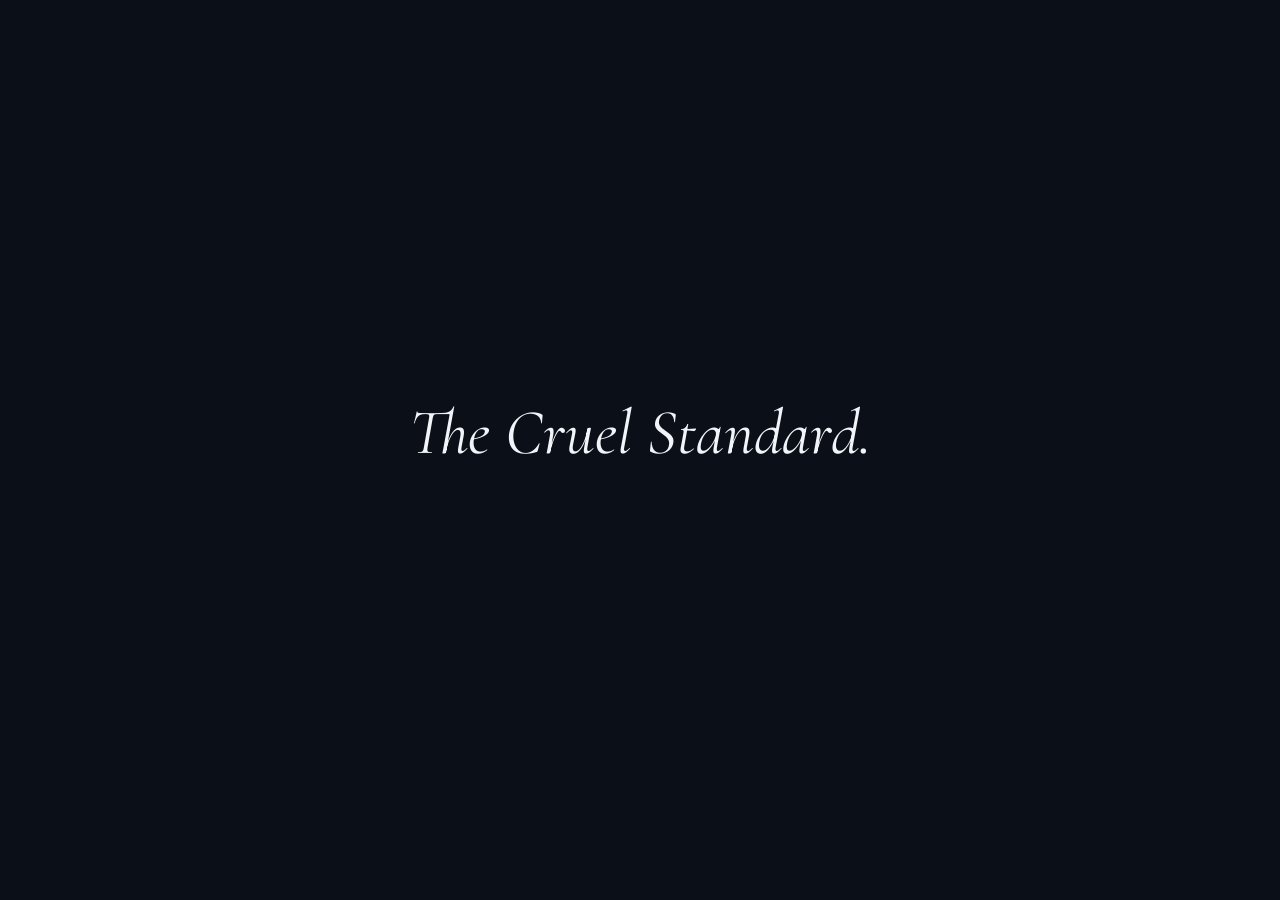
<file: index.html>
<!DOCTYPE html>
<html lang="en">
<head>
    <meta charset="UTF-8">
    <meta name="viewport" content="width=device-width, initial-scale=1.0">
    <title>MD. Arshad (SulkySubject37) // Portfolio</title>
    <!-- Fonts -->
    <link rel="preconnect" href="https://fonts.googleapis.com">
    <link rel="preconnect" href="https://fonts.gstatic.com" crossorigin>
    <link href="https://fonts.googleapis.com/css2?family=Cormorant+Garamond:ital,wght@0,300;0,400;0,600;1,300&family=Instrument+Sans:wght@300;400;500&family=JetBrains+Mono:wght@100;300;400&display=swap" rel="stylesheet">
    <link rel="stylesheet" href="css/style.css">
    
    <!-- Randomizer Logic for Theme and Layout -->
    <script>
        const themes = ['oat', 'matcha', 'rose', 'slate', 'sand', 'midnight', 'plum', 'sage', 'sepia', 'abyss'];
        const layouts = ['layout-a', 'layout-b', 'layout-c'];
        
        const lastTheme = localStorage.getItem('last_portfolio_theme');
        const lastLayout = localStorage.getItem('last_portfolio_layout');
        
        let availThemes = themes.filter(t => t !== lastTheme);
        if(availThemes.length === 0) availThemes = themes;
        
        let availLayouts = layouts.filter(l => l !== lastLayout);
        if(availLayouts.length === 0) availLayouts = layouts;
        
        const newTheme = availThemes[Math.floor(Math.random() * availThemes.length)];
        const newLayout = availLayouts[Math.floor(Math.random() * availLayouts.length)];
        
        localStorage.setItem('last_portfolio_theme', newTheme);
        localStorage.setItem('last_portfolio_layout', newLayout);
        
        document.documentElement.setAttribute('data-theme', newTheme);
        document.documentElement.setAttribute('data-layout', newLayout);
    </script>
</head>
<body>

    <!-- Reimagined Elegant Boot Sequence -->
    <div id="boot-overlay">
        <div class="boot-content">
            <div class="boot-text" id="boot-text">The Cruel Standard.</div>
            <div class="boot-subtext" id="boot-subtext">Compiling context...</div>
        </div>
    </div>

    <!-- Fluid Background (shared across layouts) -->
    <div id="fluid-bg"></div>

    <!-- Main App Container -->
    <div id="app">
        <!-- Content will be injected here by script.js -->
    </div>

    <script src="js/data.js"></script>
    <script src="js/script.js"></script>
</body>
</html>
</file>
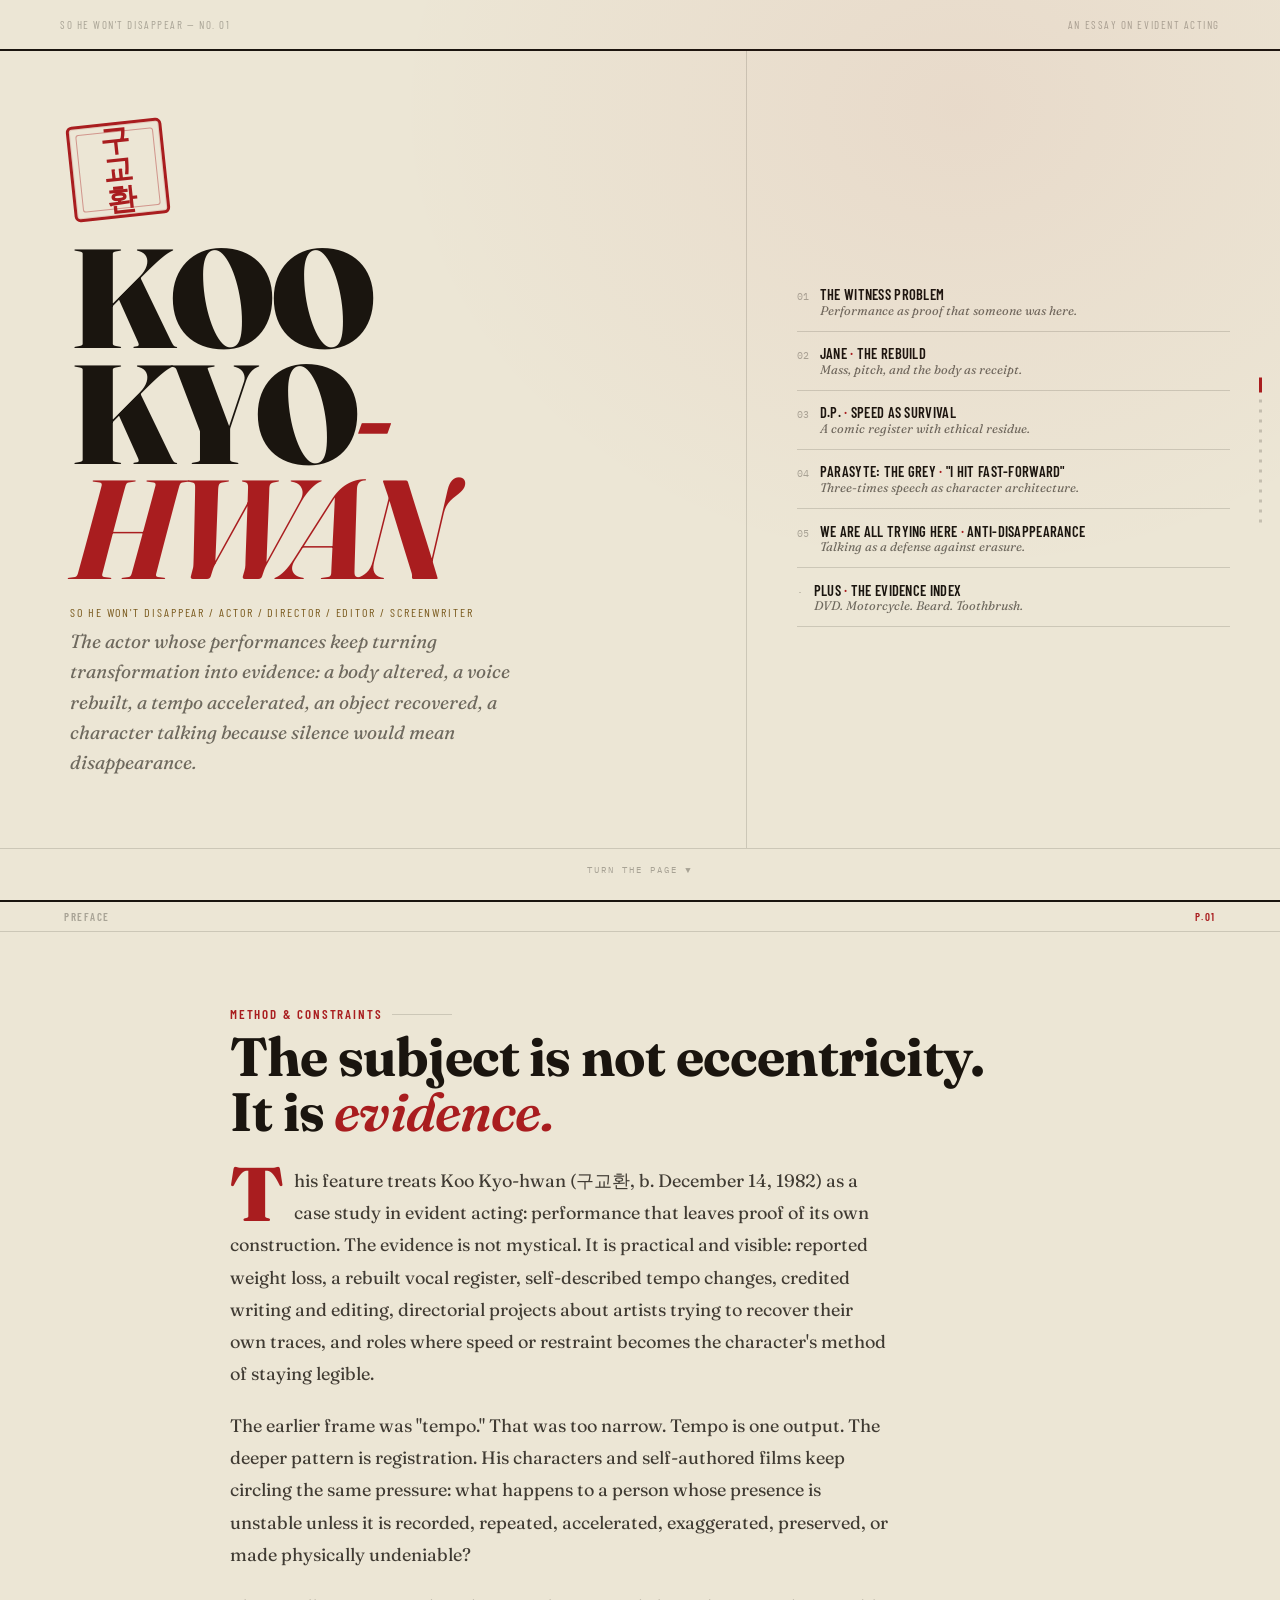
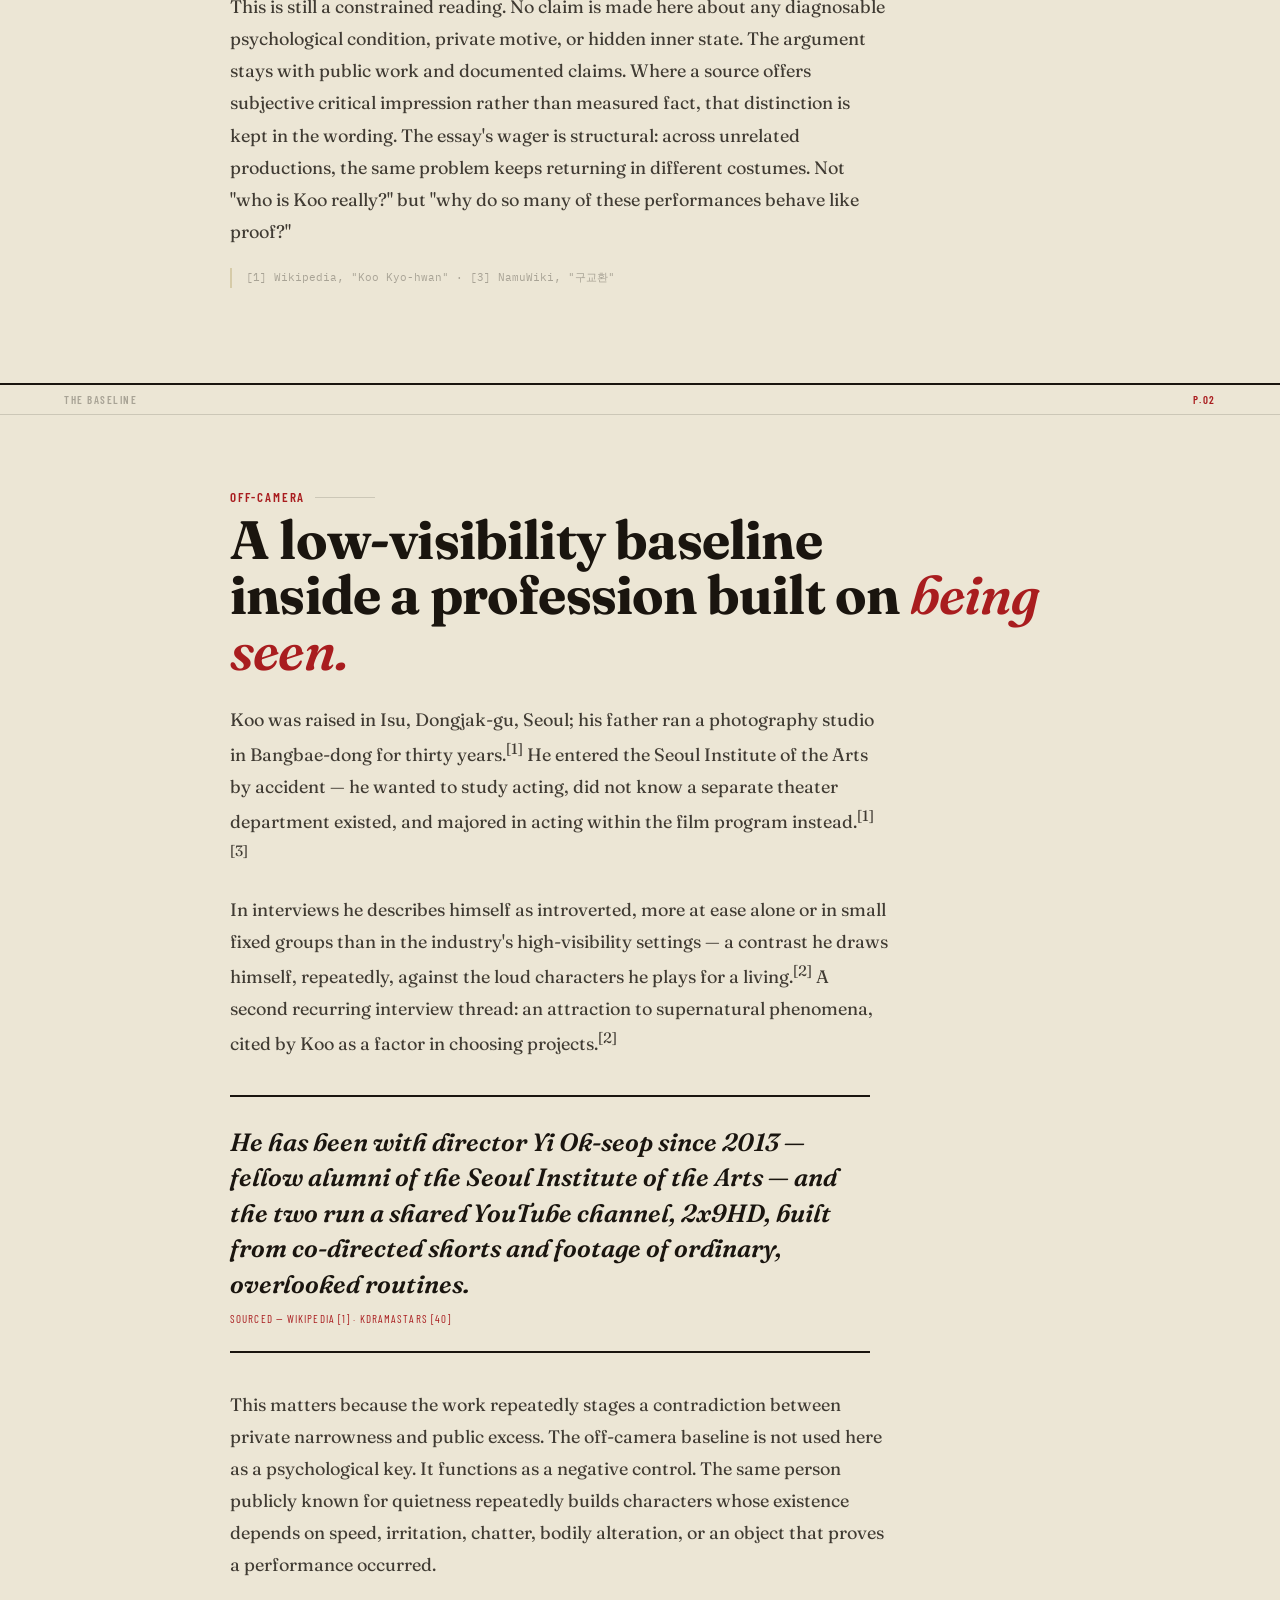
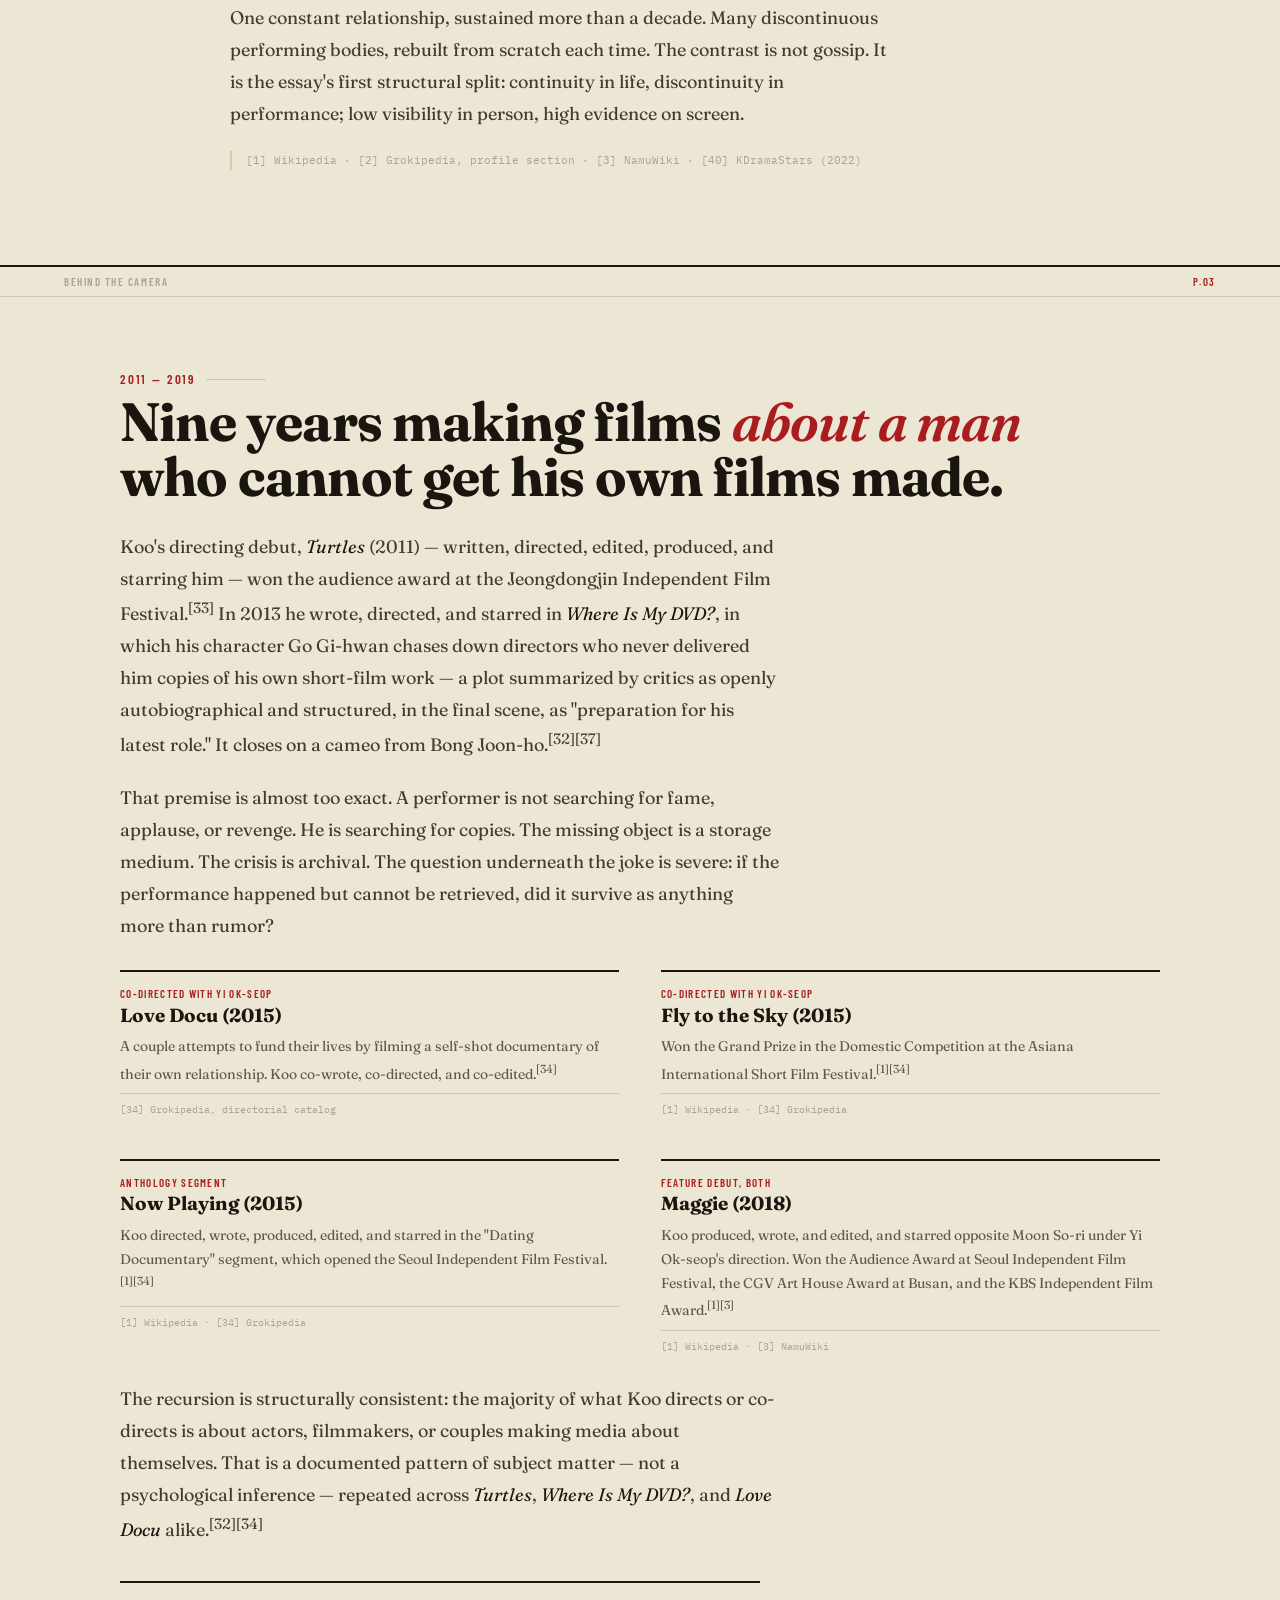
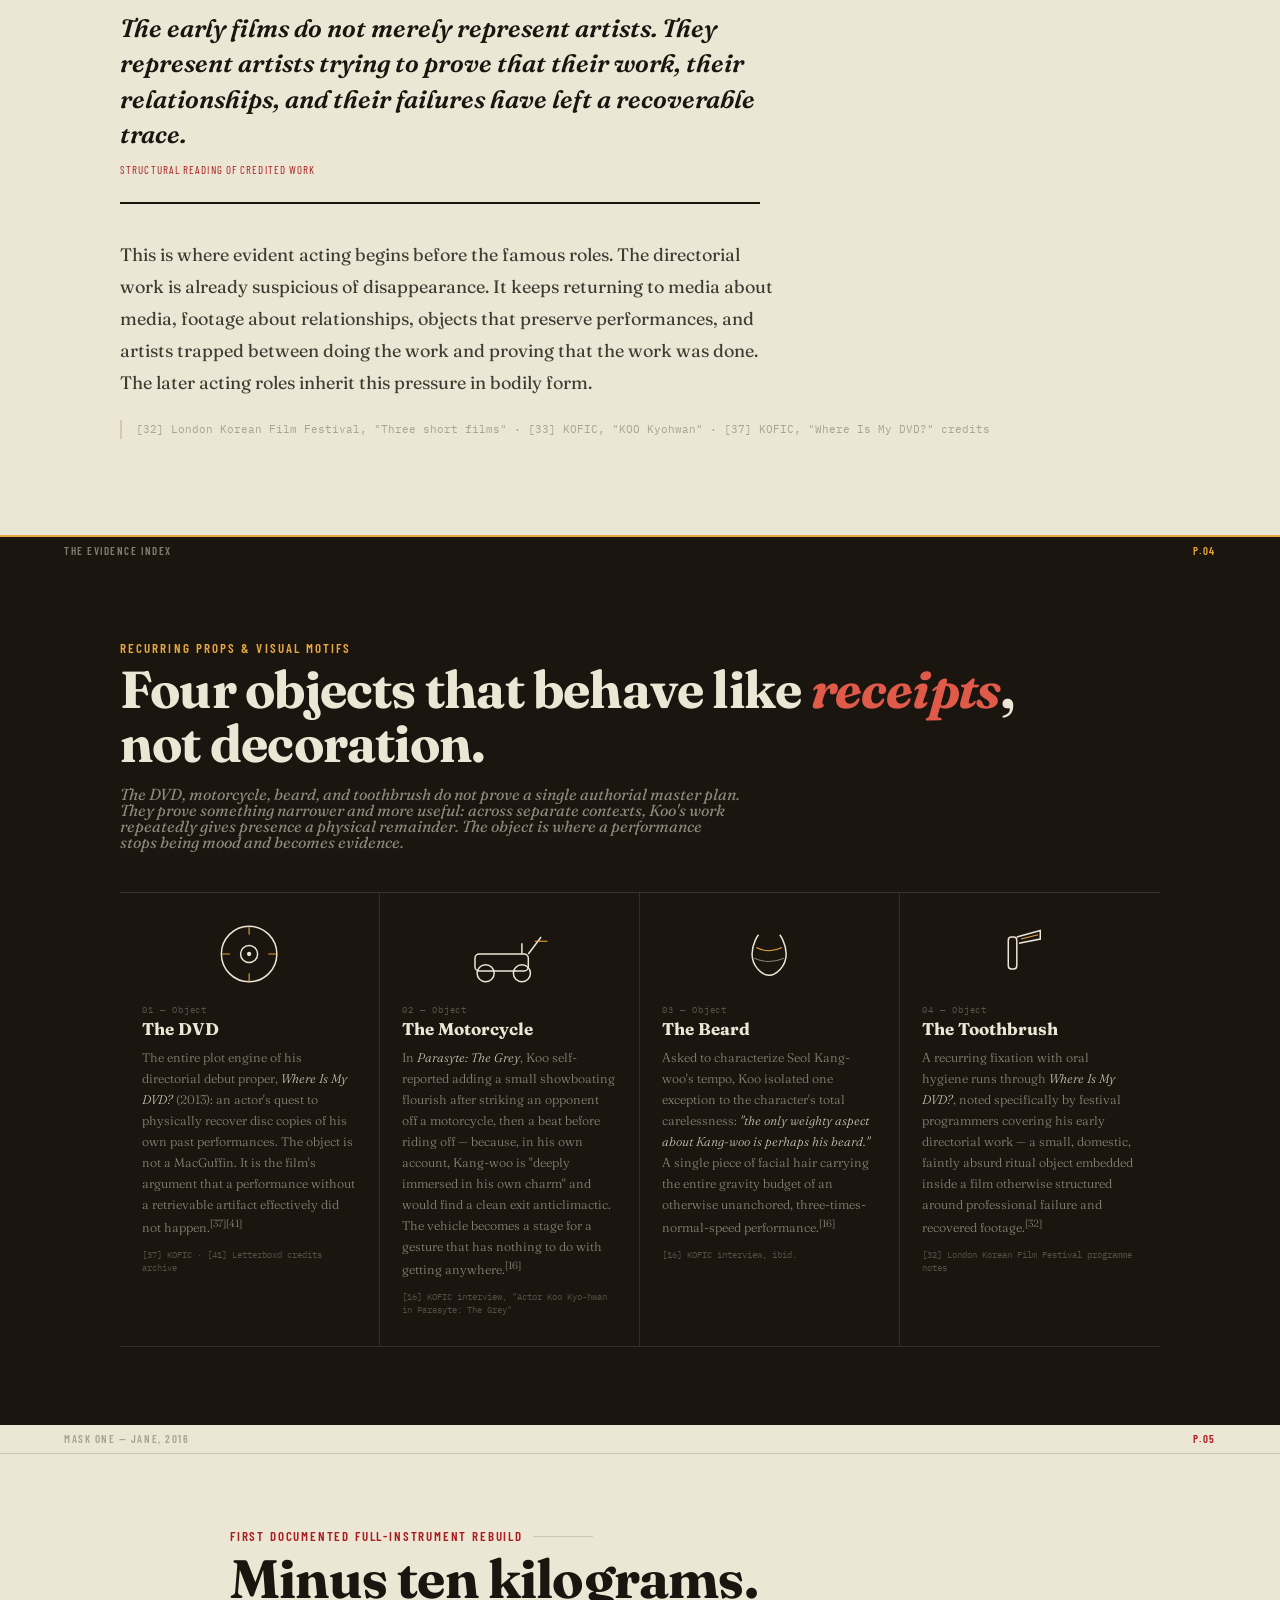
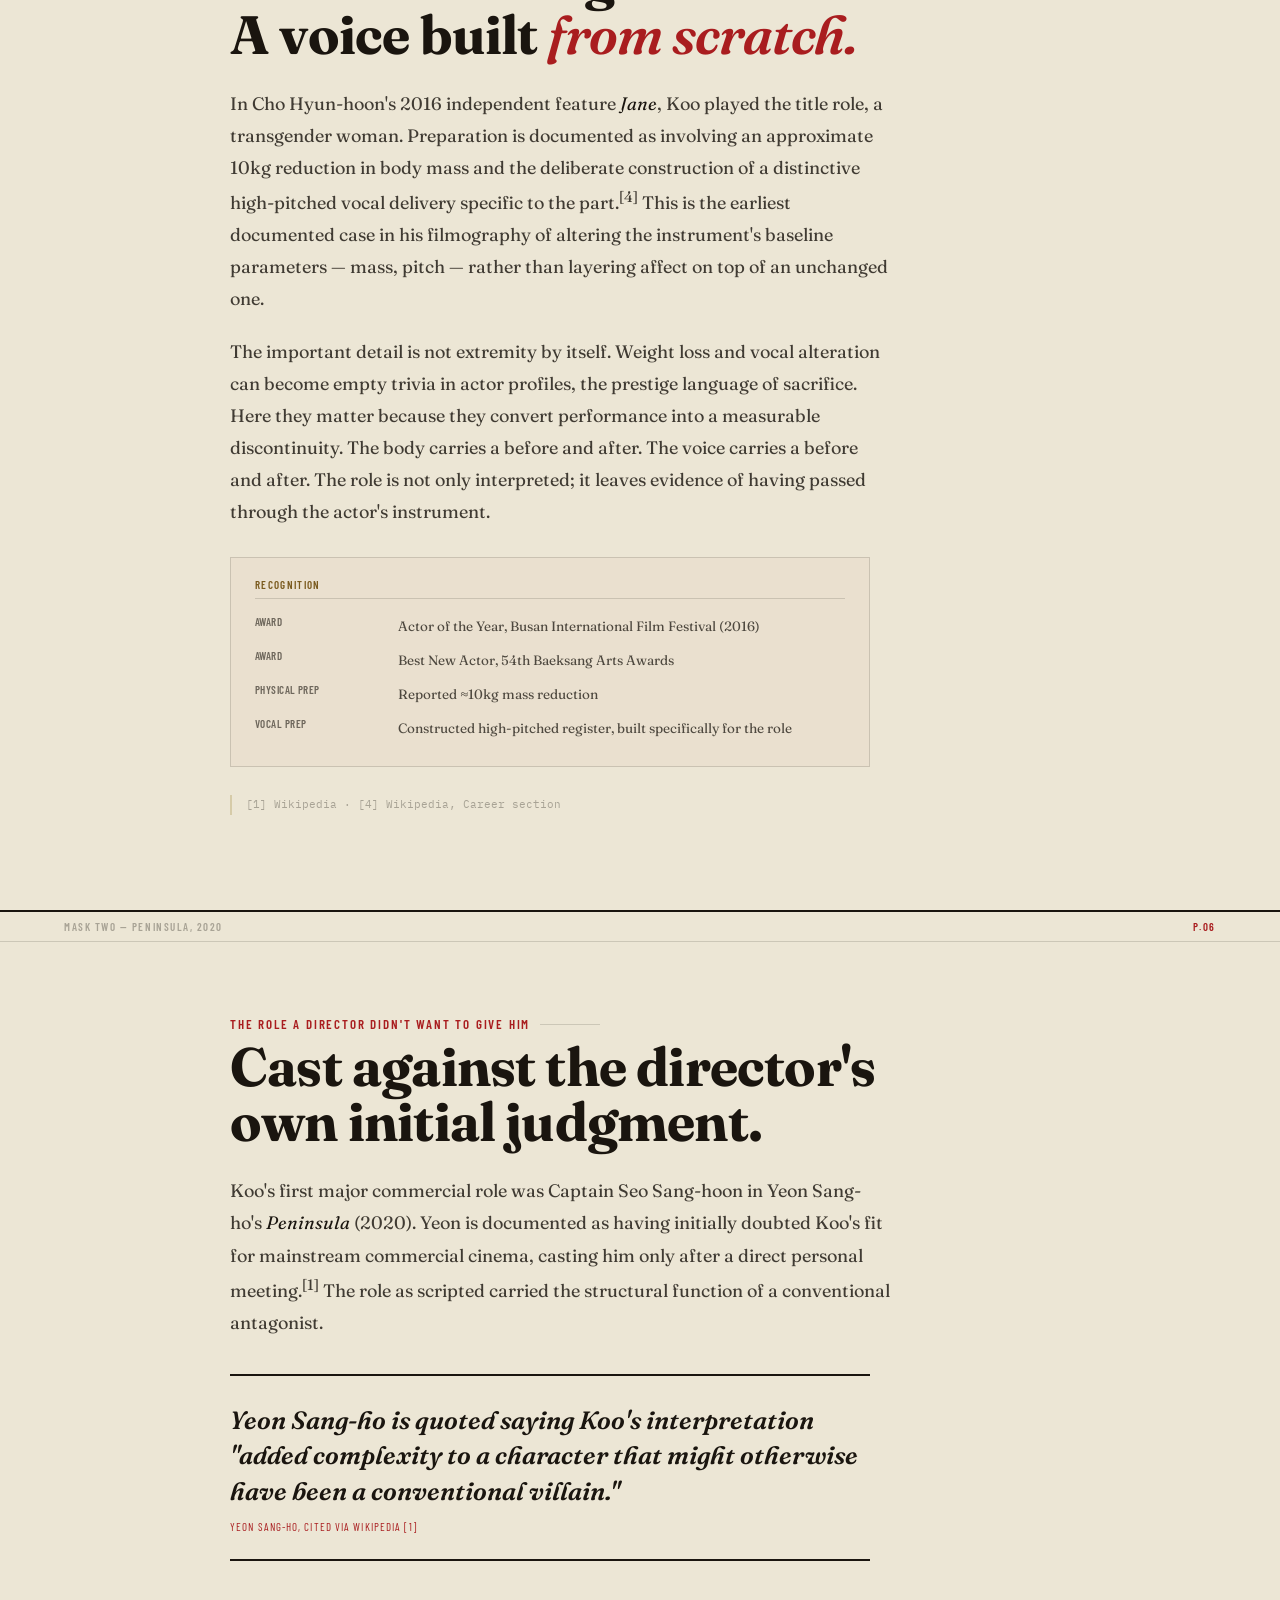
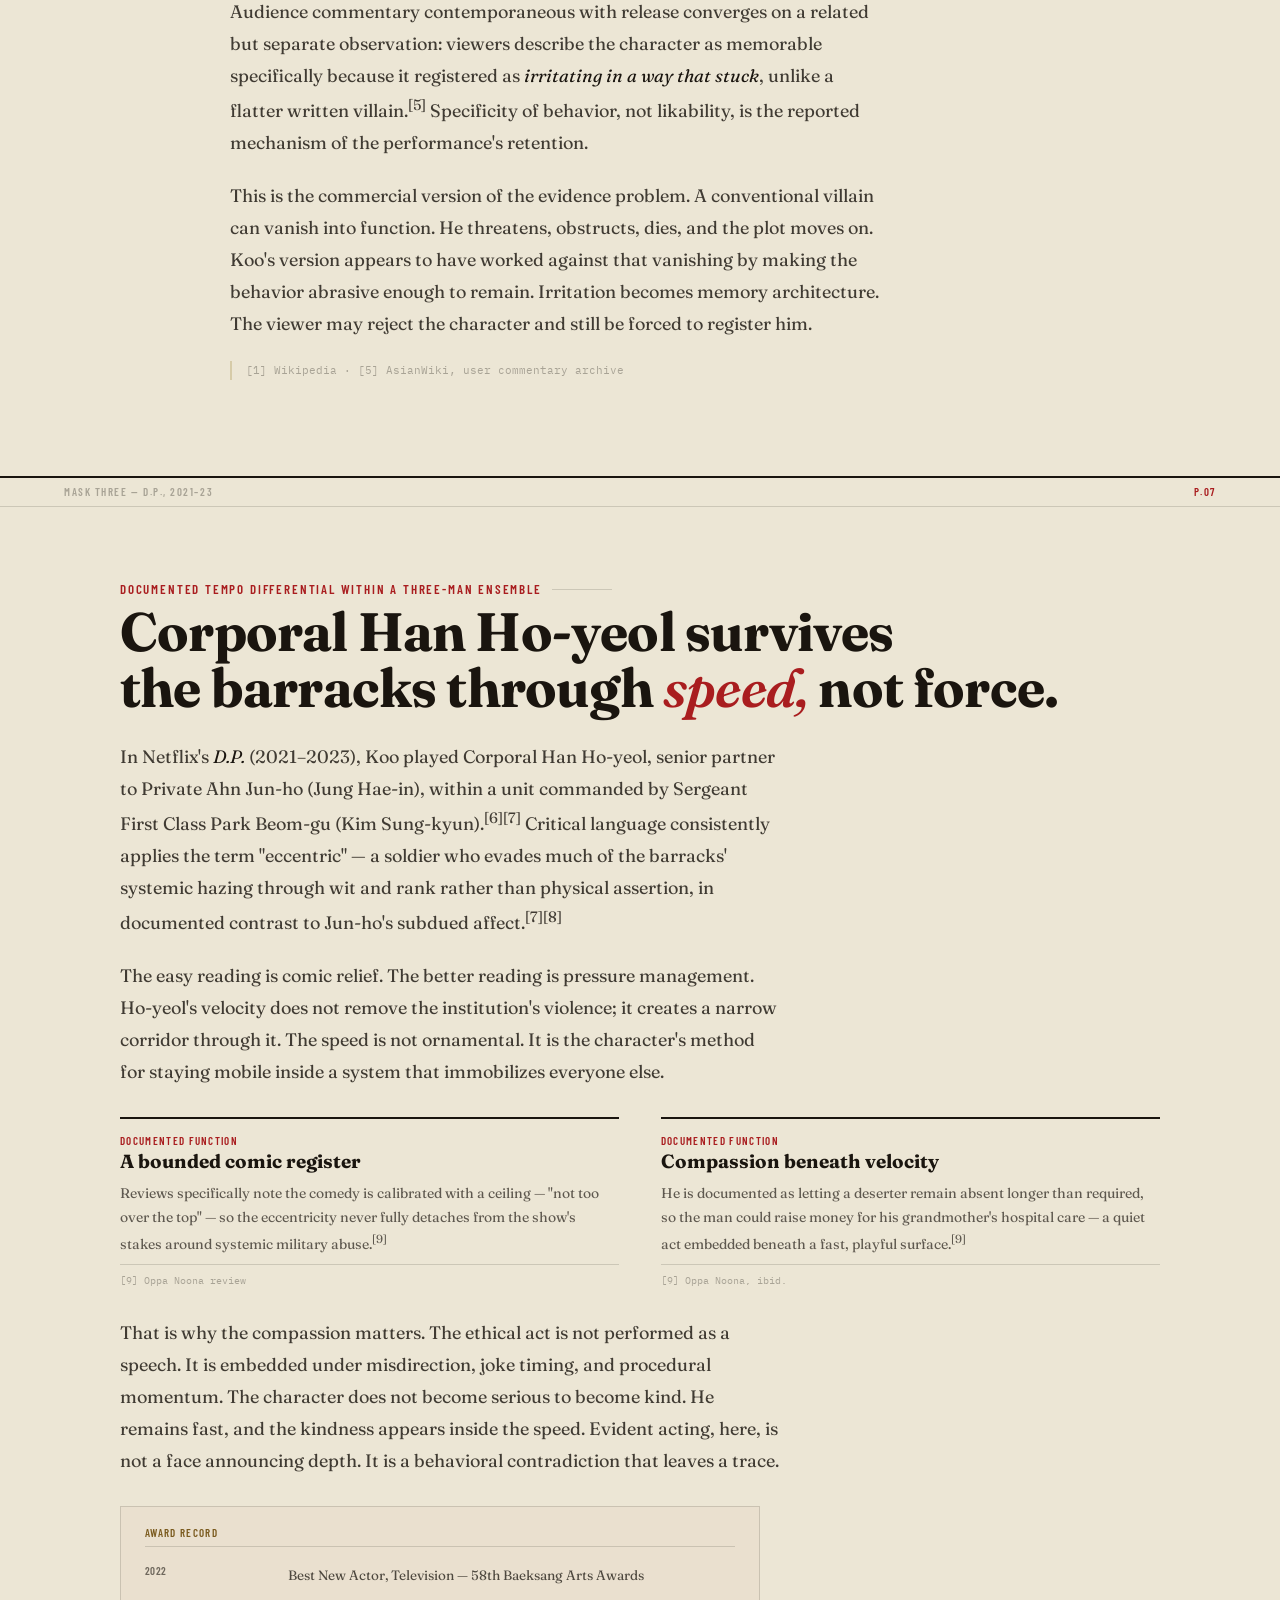
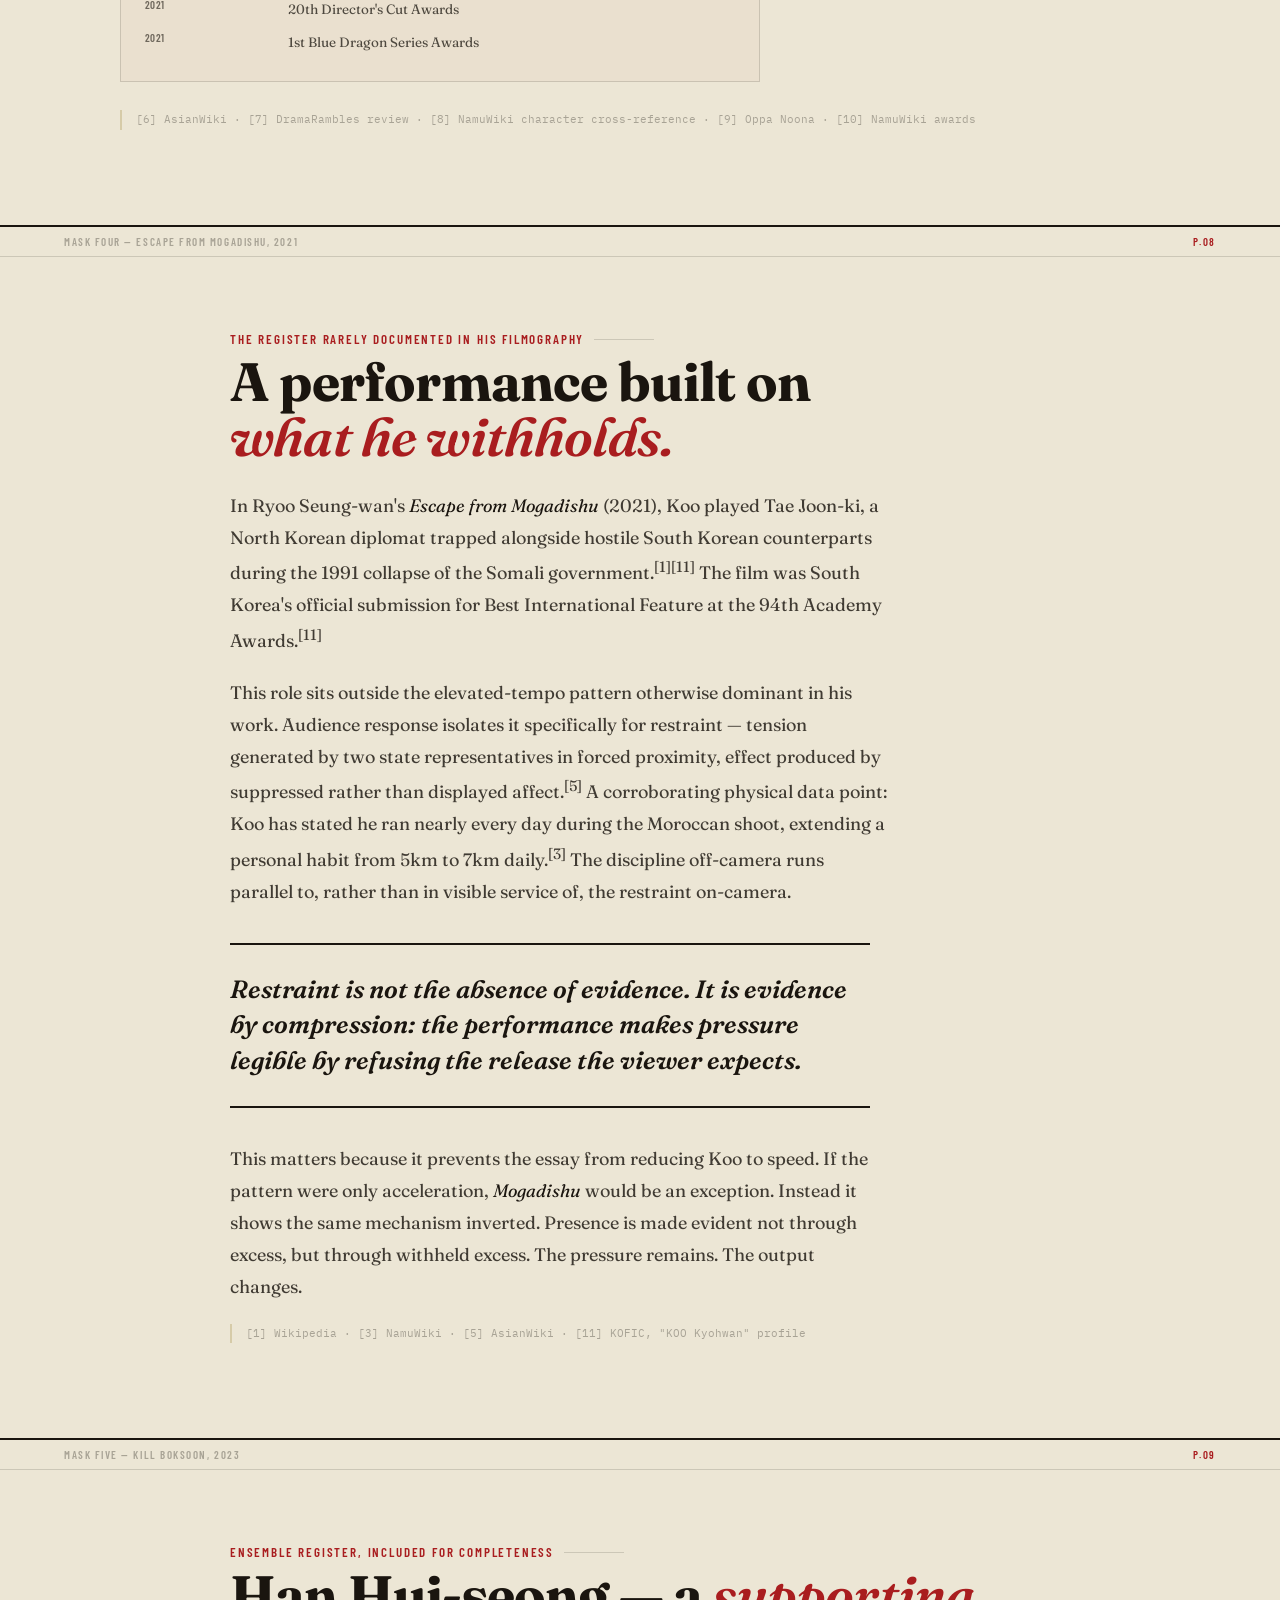
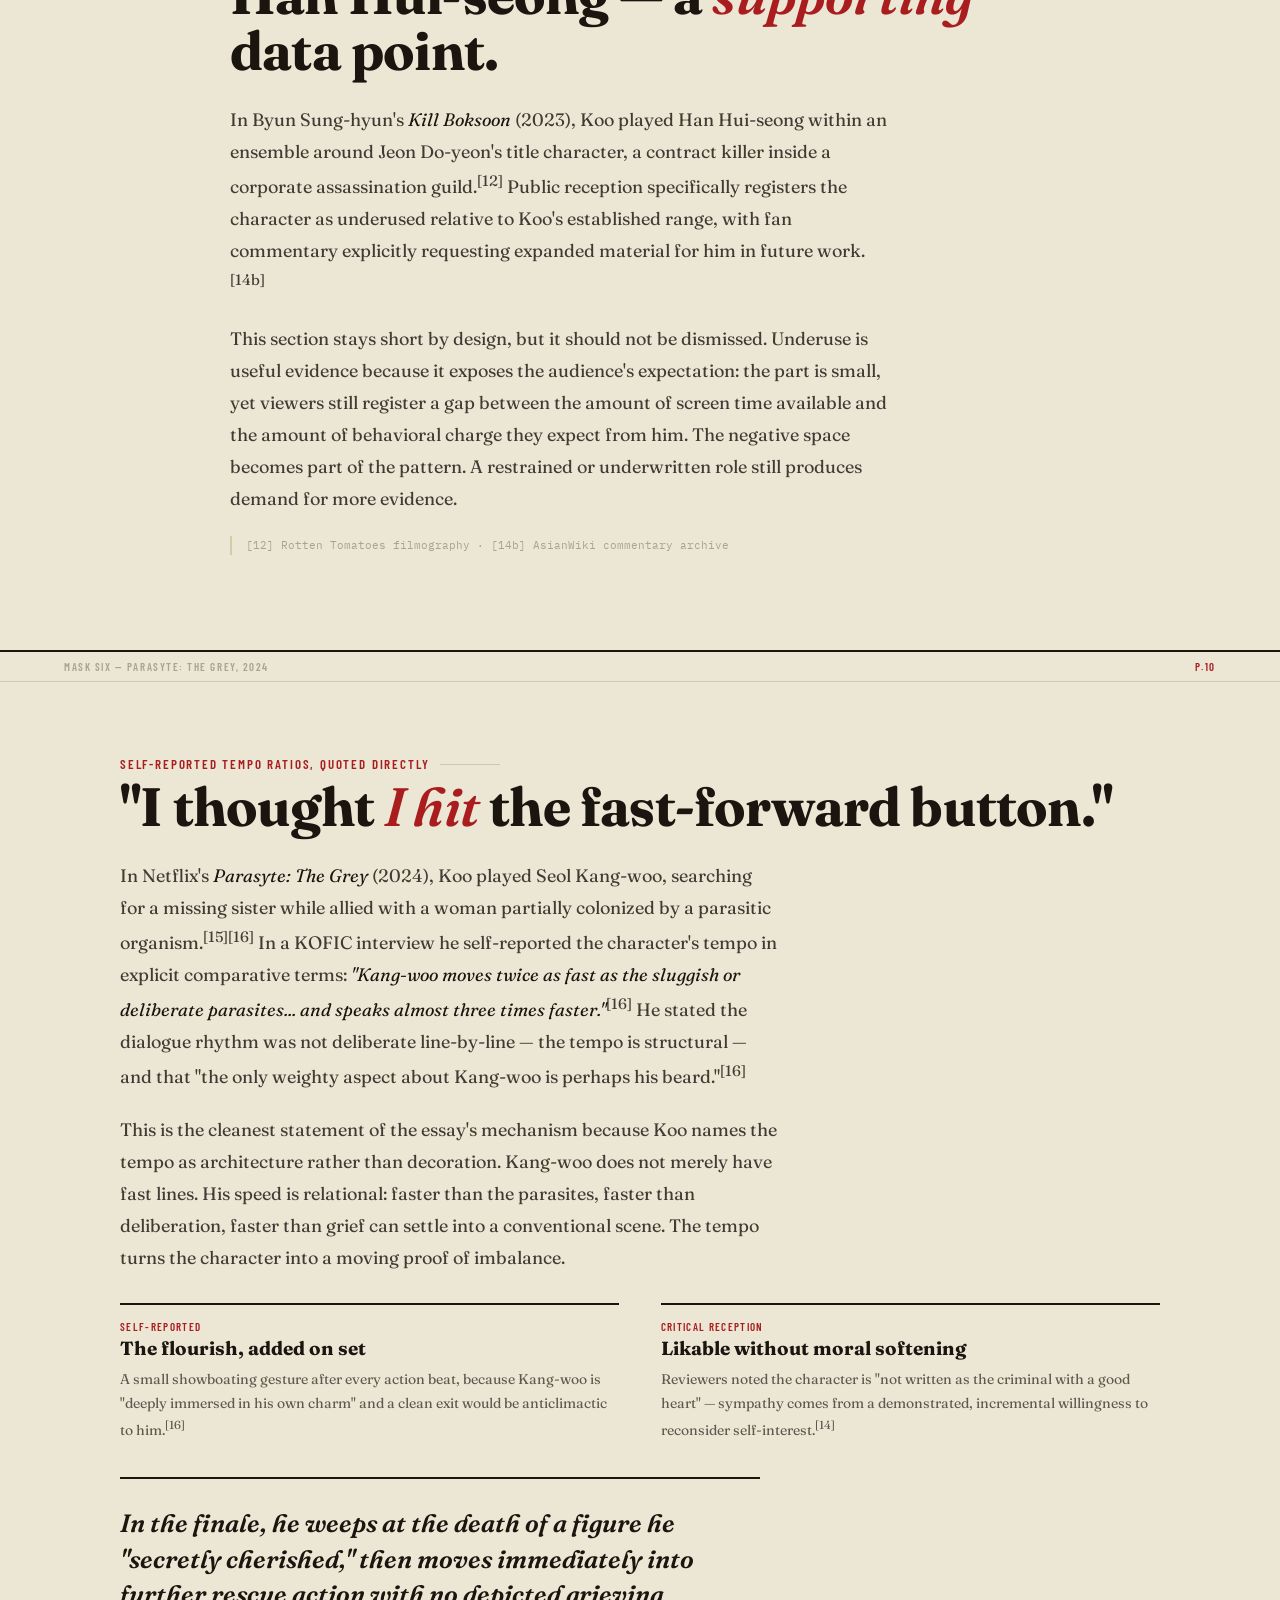
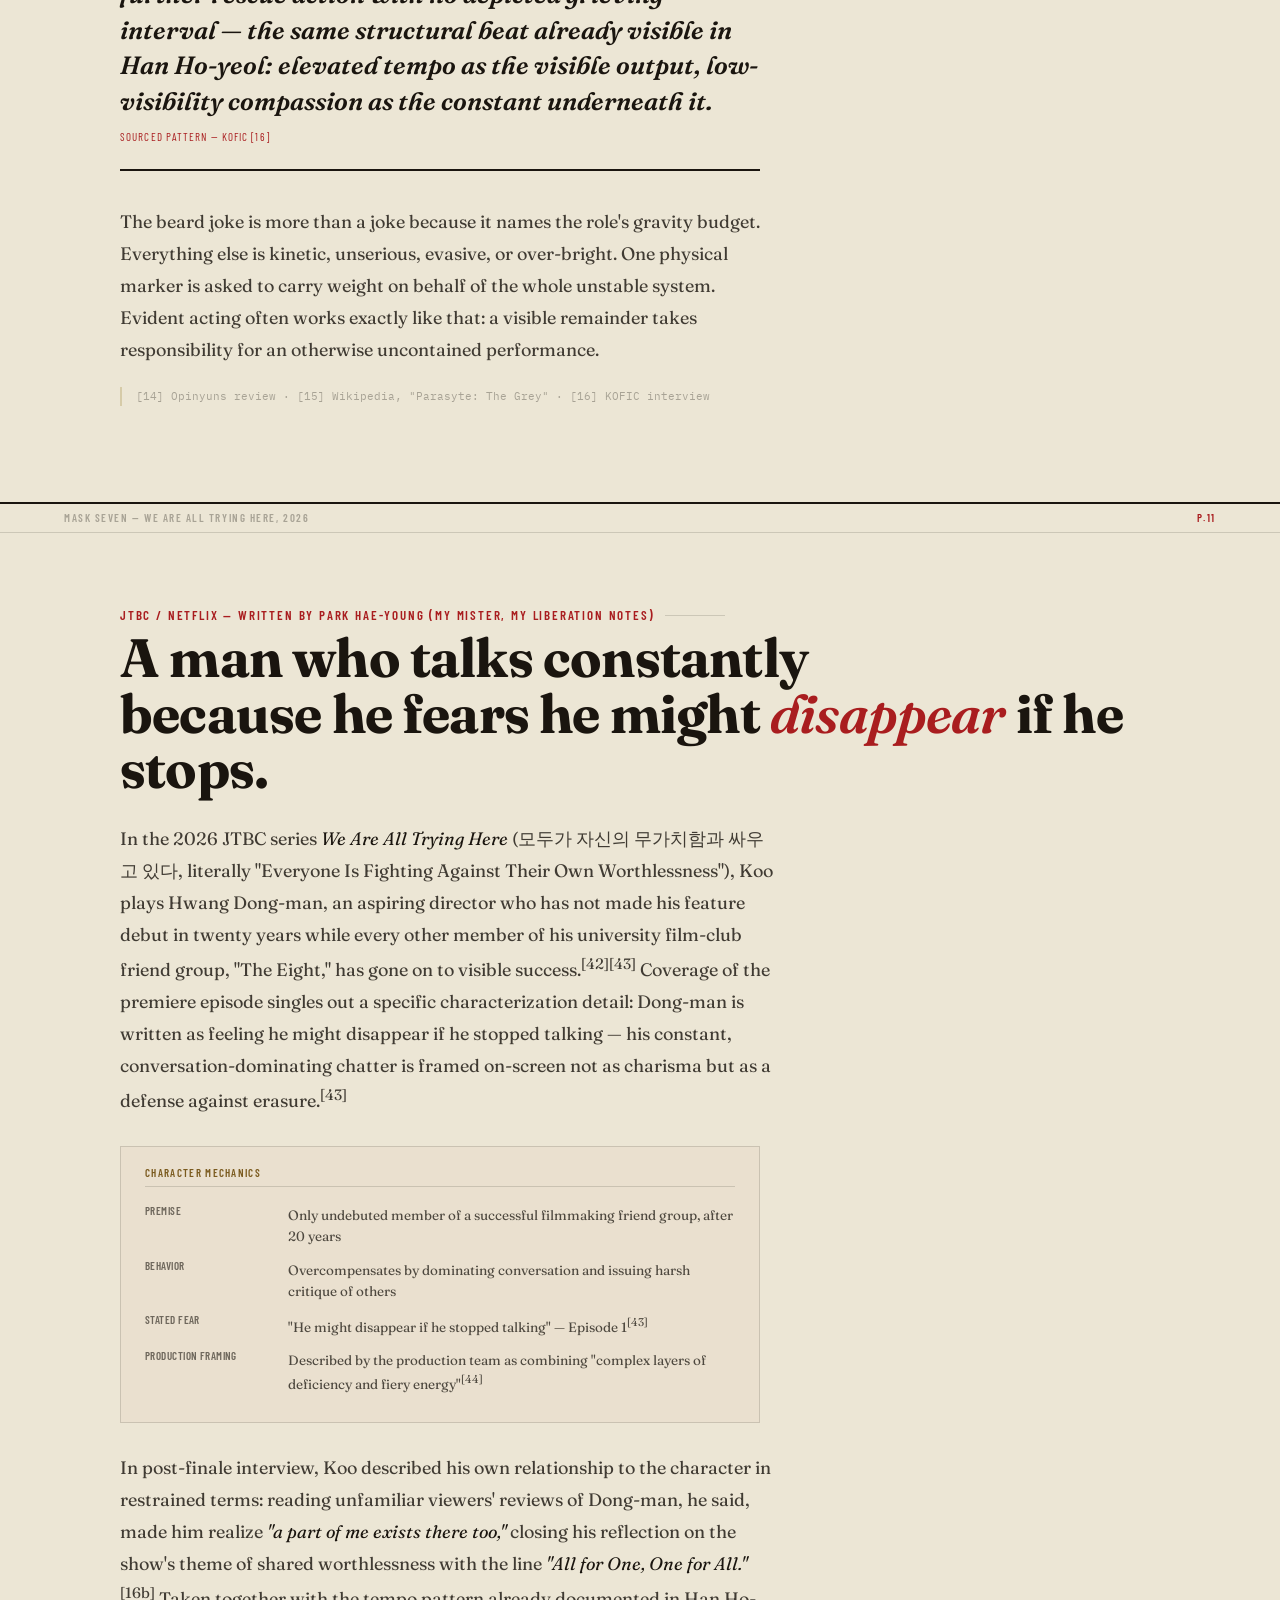
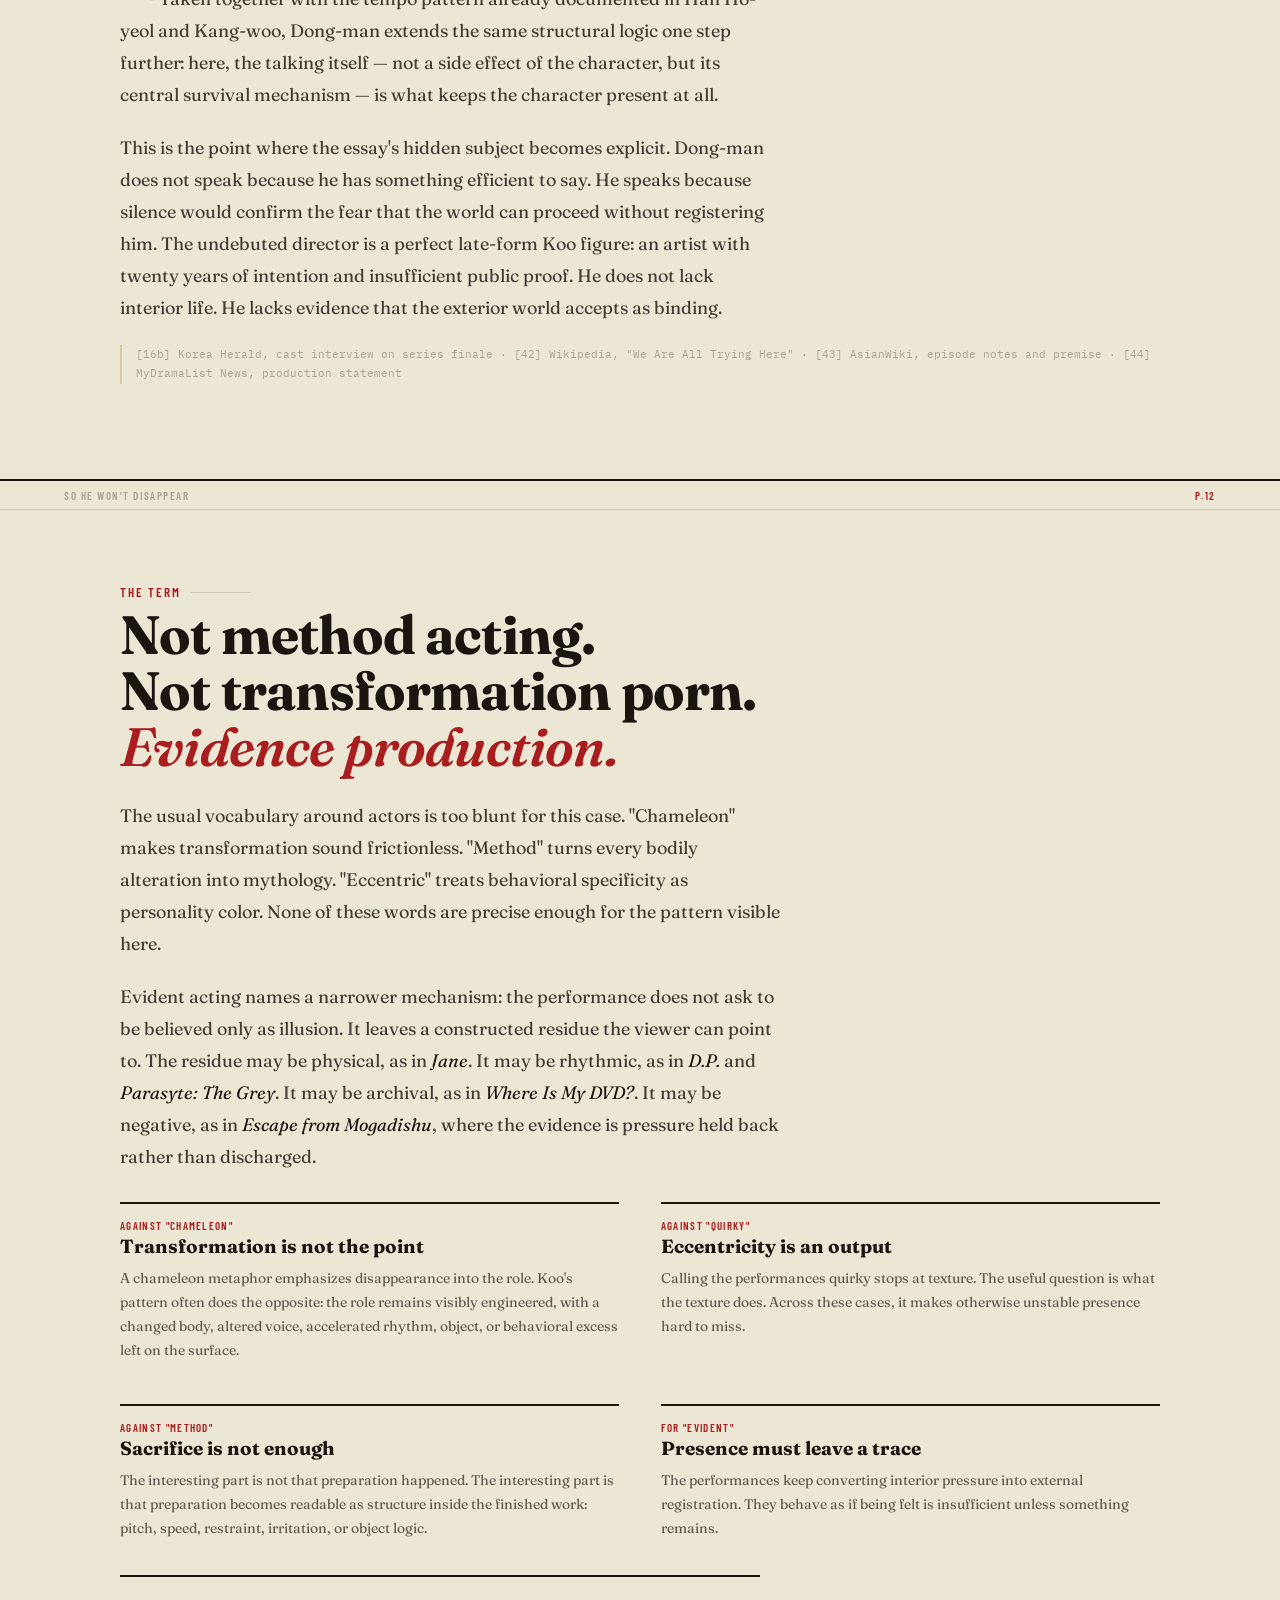
<file: Koo-Kyu-Hwan.html>
<!DOCTYPE html>
<html lang="en">
<head>
<meta charset="UTF-8">
<meta name="viewport" content="width=device-width, initial-scale=1.0">
<title>So He Won't Disappear — An Essay on Koo Kyo-hwan</title>
<meta name="description" content="A sourced structural essay on Koo Kyo-hwan, evident acting, anti-disappearance, tempo, objects, and performance as proof across his roles and directorial work.">
<link rel="preconnect" href="https://fonts.googleapis.com">
<link href="https://fonts.googleapis.com/css2?family=Fraunces:ital,opsz,wght@0,9..144,300;0,9..144,500;0,9..144,700;0,9..144,900;1,9..144,400;1,9..144,600&family=Barlow+Condensed:ital,wght@0,400;0,500;0,600;0,700;1,400;1,500&family=IBM+Plex+Mono:wght@300;400;500&display=swap" rel="stylesheet">
<style>
*,*::before,*::after{box-sizing:border-box;margin:0;padding:0}
html{scroll-behavior:smooth}
body{background:#ece6d5;color:#1a150f;font-family:'Fraunces',Georgia,serif;overflow-x:hidden;line-height:1}

:root{
  --paper:#ece6d5;--paper2:#e2d9c0;--paper3:#d6cba8;
  --ink:#1a150f;--ink2:#2a2318;
  --crimson:#a91d1f;--crimson2:#8a1518;--crimson-tint:rgba(169,29,31,.08);
  --bronze:#7a5a1e;--bronze2:#5c4315;
  --muted:rgba(26,21,15,.6);--dim:rgba(26,21,15,.32);--line:rgba(26,21,15,.15);
  --display:'Fraunces',Georgia,serif;
  --kicker:'Barlow Condensed',sans-serif;
  --mono:'IBM Plex Mono',monospace;
}
#prog{position:fixed;top:0;left:0;height:3px;width:0;z-index:9000;background:var(--crimson);transition:width .07s linear}
.r{opacity:0;transform:translateY(18px);transition:opacity .8s ease,transform .8s ease}
.r.on{opacity:1;transform:none}
.rf{opacity:0;transition:opacity 1.3s ease}
.rf.on{opacity:1}

#nav{position:fixed;right:18px;top:50%;transform:translateY(-50%);z-index:8000;display:flex;flex-direction:column;gap:7px}
.nd{width:3px;height:3px;background:rgba(26,21,15,.18);border:none;cursor:pointer;padding:0;transition:.3s}
.nd.on{background:var(--crimson);height:15px}
@media(max-width:600px){#nav{display:none}}

/* ═══ SHARED EDITORIAL SYSTEM ═══ */
.spread{padding:76px clamp(20px,6vw,90px);position:relative}
.spread-inner{max-width:820px;margin:0 auto}
.spread-inner.wide{max-width:1040px}
.kicker{
  font-family:var(--kicker);font-size:13px;font-weight:600;letter-spacing:.14em;
  text-transform:uppercase;color:var(--crimson);margin-bottom:.5rem;
  display:flex;align-items:center;gap:10px;
}
.kicker::after{content:'';flex:1;height:1px;background:var(--line);max-width:60px}
.deck{
  font-family:var(--kicker);font-style:italic;font-weight:400;font-size:16px;
  color:var(--muted);letter-spacing:.01em;margin-bottom:1.8rem;max-width:600px;
}
.headline{
  font-family:var(--display);font-weight:700;font-optical-sizing:auto;
  font-size:clamp(28px,4.6vw,54px);line-height:1.03;letter-spacing:-.015em;
  color:var(--ink);margin-bottom:1.6rem;
}
.headline em{font-style:italic;font-weight:600;color:var(--crimson)}
.byline{
  font-family:var(--mono);font-size:10px;letter-spacing:.08em;color:var(--dim);
  text-transform:uppercase;margin-bottom:2.2rem;padding-bottom:1.2rem;border-bottom:1px solid var(--line);
}
.body-txt{font-family:var(--display);font-weight:400;font-size:18px;line-height:1.78;color:rgba(26,21,15,.82);margin-bottom:1.3rem;max-width:660px}
.body-txt em{font-style:italic;color:var(--ink)}
.body-txt b{font-weight:700;color:var(--crimson2)}
.drop::first-letter{
  font-family:var(--display);font-weight:900;font-size:76px;line-height:.7;
  float:left;margin:2px 10px 0 0;color:var(--crimson);
}
.cite{
  font-family:var(--mono);font-size:10.5px;color:var(--dim);line-height:1.85;
  border-left:2px solid var(--paper3);padding-left:.9rem;margin:1.2rem 0;
}
.pullquote{
  border-top:2px solid var(--ink);border-bottom:2px solid var(--ink);
  padding:1.7rem 0;margin:2.2rem 0;max-width:640px;
}
.pullquote-text{
  font-family:var(--display);font-style:italic;font-weight:600;
  font-size:clamp(19px,2.6vw,25px);line-height:1.42;color:var(--ink);
}
.pullquote-attr{font-family:var(--kicker);font-size:11px;letter-spacing:.1em;text-transform:uppercase;color:var(--crimson);margin-top:.7rem}

/* fact sidebar box, magazine style */
.factbox{border:1px solid var(--line);background:rgba(169,29,31,.03);padding:1.3rem 1.5rem;margin:1.8rem 0;max-width:640px}
.factbox-label{font-family:var(--kicker);font-size:11px;font-weight:600;letter-spacing:.12em;text-transform:uppercase;color:var(--bronze);margin-bottom:.7rem;border-bottom:1px solid var(--line);padding-bottom:.5rem}
.factbox-row{display:grid;grid-template-columns:130px 1fr;gap:.8rem;padding:.4rem 0;font-size:13.5px}
.factbox-k{font-family:var(--kicker);font-weight:600;letter-spacing:.04em;color:var(--muted);text-transform:uppercase;font-size:11px}
.factbox-v{color:rgba(26,21,15,.75);line-height:1.55}

/* two column editorial grid */
.editorial-grid{display:grid;grid-template-columns:1fr 1fr;gap:2.6rem;margin:1.8rem 0}
@media(max-width:680px){.editorial-grid{grid-template-columns:1fr}}
.ed-card{border-top:2px solid var(--ink);padding-top:1rem}
.ed-card-label{font-family:var(--kicker);font-size:11px;font-weight:600;letter-spacing:.12em;text-transform:uppercase;color:var(--crimson);margin-bottom:.4rem}
.ed-card-title{font-family:var(--display);font-weight:700;font-size:19px;color:var(--ink);margin-bottom:.6rem}
.ed-card-p{font-size:14px;line-height:1.72;color:rgba(26,21,15,.68)}
.ed-card-p em{font-style:italic;color:var(--ink)}
.ed-card-cite{font-family:var(--mono);font-size:9.5px;color:var(--dim);margin-top:.5rem;padding-top:.5rem;border-top:1px solid var(--line);line-height:1.6}

/* section band */
.band{padding:.55rem clamp(20px,5vw,90px);display:flex;justify-content:space-between;align-items:center;font-family:var(--kicker);font-size:11px;font-weight:600;letter-spacing:.14em;text-transform:uppercase;position:sticky;top:0;z-index:100;background:var(--paper);border-top:2px solid var(--ink);border-bottom:1px solid var(--line);color:var(--dim)}
.band .fno{color:var(--crimson)}

/* ═══ COVER — magazine masthead ═══ */
#cover{min-height:100vh;background:var(--paper);display:flex;flex-direction:column;position:relative;overflow:hidden}
#cover::before{content:'';position:absolute;inset:0;background:radial-gradient(ellipse at 75% 12%,rgba(169,29,31,.06) 0%,transparent 42%);pointer-events:none}
.masthead-bar{
  display:flex;justify-content:space-between;align-items:center;
  padding:1.2rem clamp(20px,5vw,60px);border-bottom:2px solid var(--ink);
  font-family:var(--kicker);font-size:11px;letter-spacing:.14em;text-transform:uppercase;color:var(--dim);
}
.cover-main{flex:1;display:grid;grid-template-columns:1.4fr 1fr;gap:0;align-items:stretch}
@media(max-width:820px){.cover-main{grid-template-columns:1fr}}
.cover-left{padding:clamp(30px,6vw,70px);display:flex;flex-direction:column;justify-content:center;border-right:1px solid var(--line)}
@media(max-width:820px){.cover-left{border-right:none;border-bottom:1px solid var(--line)}}
.nameplate{
  font-family:var(--display);font-weight:900;font-size:clamp(64px,11vw,148px);
  line-height:.82;letter-spacing:-.03em;color:var(--ink);
}
.nameplate .last{color:var(--crimson);font-style:italic;font-weight:700}
.cover-issue{font-family:var(--kicker);font-size:12px;letter-spacing:.16em;text-transform:uppercase;color:var(--bronze);margin:1.2rem 0 .5rem}
.cover-dek{font-family:var(--display);font-style:italic;font-size:clamp(15px,2vw,19px);color:var(--muted);line-height:1.6;max-width:460px}
.cover-right{padding:clamp(24px,5vw,50px);display:flex;flex-direction:column;justify-content:center;gap:0}
.coverline{
  display:flex;align-items:baseline;gap:.7rem;padding:.85rem 0;border-bottom:1px solid var(--line);
}
.coverline-n{font-family:var(--mono);font-size:10px;color:var(--dim)}
.coverline-t{font-family:var(--kicker);font-weight:600;font-size:14.5px;letter-spacing:.02em;color:var(--ink);text-transform:uppercase}
.coverline-t .accent{color:var(--crimson)}
.coverline-s{font-family:var(--display);font-style:italic;font-size:12.5px;color:var(--muted);display:block;margin-top:.15rem}

/* stamp seal — signature element */
.seal{
  width:96px;height:96px;border-radius:6px;
  border:3px solid var(--crimson);
  display:flex;align-items:center;justify-content:center;
  color:var(--crimson);transform:rotate(-6deg);
  position:relative;margin-bottom:1.4rem;
  box-shadow:0 0 0 1px rgba(169,29,31,.15) inset;
}
.seal-txt{font-family:var(--display);font-weight:900;font-size:30px;line-height:1;text-align:center;letter-spacing:-.02em}
.seal::after{content:'';position:absolute;inset:6px;border:1px solid rgba(169,29,31,.4);border-radius:3px}

.cover-scroll{text-align:center;padding:1rem 0 1.6rem;font-family:var(--mono);font-size:9px;letter-spacing:.22em;text-transform:uppercase;color:var(--dim);animation:blink 3s steps(1) infinite;border-top:1px solid var(--line)}
@keyframes blink{50%{opacity:0}}

/* ═══ OBJECT INDEX — signature spread ═══ */
#objects{background:var(--ink);color:var(--paper);padding:76px clamp(20px,6vw,90px)}
.obj-inner{max-width:1040px;margin:0 auto}
.obj-kicker{font-family:var(--kicker);font-size:13px;font-weight:600;letter-spacing:.16em;text-transform:uppercase;color:#e8a840;margin-bottom:.5rem}
.obj-headline{font-family:var(--display);font-weight:700;font-size:clamp(28px,4.6vw,52px);line-height:1.03;letter-spacing:-.015em;color:var(--paper);margin-bottom:1rem}
.obj-headline em{font-style:italic;color:#e05a4a}
.obj-deck{font-family:var(--display);font-style:italic;font-size:16px;color:rgba(236,230,213,.55);max-width:620px;margin-bottom:2.6rem}
.obj-grid{display:grid;grid-template-columns:repeat(4,1fr);gap:0;border-top:1px solid rgba(236,230,213,.15)}
@media(max-width:800px){.obj-grid{grid-template-columns:1fr 1fr}}
@media(max-width:480px){.obj-grid{grid-template-columns:1fr}}
.obj-card{padding:1.8rem 1.4rem;border-right:1px solid rgba(236,230,213,.12);border-bottom:1px solid rgba(236,230,213,.12)}
.obj-card:nth-child(4n){border-right:none}
@media(max-width:800px){.obj-card:nth-child(2n){border-right:none}}
@media(max-width:480px){.obj-card{border-right:none!important}}
.obj-icon{width:100%;height:64px;margin-bottom:1.2rem}
.obj-icon svg{width:100%;height:100%}
.obj-num{font-family:var(--mono);font-size:9px;color:rgba(236,230,213,.3);letter-spacing:.1em;margin-bottom:.4rem}
.obj-name{font-family:var(--display);font-weight:700;font-size:17px;color:var(--paper);margin-bottom:.6rem}
.obj-p{font-size:12.5px;line-height:1.68;color:rgba(236,230,213,.55);font-weight:300}
.obj-p em{font-style:italic;color:rgba(236,230,213,.85)}
.obj-cite{font-family:var(--mono);font-size:8.5px;color:rgba(236,230,213,.28);margin-top:.6rem;line-height:1.6}

/* colophon / bibliography */
#bib{background:var(--paper2);padding:76px clamp(20px,6vw,90px)}
.bib-inner{max-width:900px;margin:0 auto}
.bib-h{font-family:var(--display);font-weight:900;font-size:clamp(24px,3.6vw,38px);margin-bottom:.4rem;color:var(--ink)}
.bib-sub{font-family:var(--kicker);font-size:12px;letter-spacing:.1em;text-transform:uppercase;color:var(--dim);margin-bottom:2.2rem;border-bottom:2px solid var(--ink);padding-bottom:1rem}
.bib-list{display:flex;flex-direction:column;gap:.75rem}
.bib-item{font-family:var(--mono);font-size:11.5px;line-height:1.65;color:rgba(26,21,15,.72);padding-left:1.5rem;text-indent:-1.5rem}
.bib-item .n{color:var(--crimson);font-weight:500}
.bib-item em{font-style:italic}
</style>
</head>
<body>
<div id="prog"></div>
<nav id="nav">
  <button class="nd on" data-s="cover"></button>
  <button class="nd" data-s="s0"></button>
  <button class="nd" data-s="s1"></button>
  <button class="nd" data-s="s2"></button>
  <button class="nd" data-s="objects"></button>
  <button class="nd" data-s="s3"></button>
  <button class="nd" data-s="s4"></button>
  <button class="nd" data-s="s5"></button>
  <button class="nd" data-s="s6"></button>
  <button class="nd" data-s="s7"></button>
  <button class="nd" data-s="s8"></button>
  <button class="nd" data-s="s9"></button>
  <button class="nd" data-s="s10"></button>
  <button class="nd" data-s="bib"></button>
</nav>

<!-- ══════════ COVER ══════════ -->
<section id="cover">
  <div class="masthead-bar">
    <span>So He Won't Disappear — No. 01</span>
    <span>An Essay on Evident Acting</span>
  </div>
  <div class="cover-main">
    <div class="cover-left">
      <div class="seal rf"><div class="seal-txt">구<br>교<br>환</div></div>
      <div class="nameplate r">KOO<br>KYO<span class="last">-HWAN</span></div>
      <div class="cover-issue r">So He Won't Disappear / Actor / Director / Editor / Screenwriter</div>
      <p class="cover-dek r">The actor whose performances keep turning transformation into evidence: a body altered, a voice rebuilt, a tempo accelerated, an object recovered, a character talking because silence would mean disappearance.</p>
    </div>
    <div class="cover-right">
      <div class="coverline r"><span class="coverline-n">01</span><div><span class="coverline-t">THE WITNESS PROBLEM</span><span class="coverline-s">Performance as proof that someone was here.</span></div></div>
      <div class="coverline r"><span class="coverline-n">02</span><div><span class="coverline-t">JANE <span class="accent">·</span> THE REBUILD</span><span class="coverline-s">Mass, pitch, and the body as receipt.</span></div></div>
      <div class="coverline r"><span class="coverline-n">03</span><div><span class="coverline-t">D.P. <span class="accent">·</span> SPEED AS SURVIVAL</span><span class="coverline-s">A comic register with ethical residue.</span></div></div>
      <div class="coverline r"><span class="coverline-n">04</span><div><span class="coverline-t">PARASYTE: THE GREY <span class="accent">·</span> "I HIT FAST-FORWARD"</span><span class="coverline-s">Three-times speech as character architecture.</span></div></div>
      <div class="coverline r"><span class="coverline-n">05</span><div><span class="coverline-t">WE ARE ALL TRYING HERE <span class="accent">·</span> ANTI-DISAPPEARANCE</span><span class="coverline-s">Talking as a defense against erasure.</span></div></div>
      <div class="coverline r"><span class="coverline-n">·</span><div><span class="coverline-t">PLUS <span class="accent">·</span> THE EVIDENCE INDEX</span><span class="coverline-s">DVD. Motorcycle. Beard. Toothbrush.</span></div></div>
    </div>
  </div>
  <div class="cover-scroll">Turn the page ▼</div>
</section>

<!-- ══════════ S0: PREFACE ══════════ -->
<div class="band"><span>Preface</span><span class="fno">P.01</span></div>
<section id="s0" class="spread">
<div class="spread-inner">
<div class="kicker r">Method &amp; Constraints</div>
<h2 class="headline r">The subject is not eccentricity.<br>It is <em>evidence.</em></h2>
<p class="body-txt drop r">This feature treats Koo Kyo-hwan (구교환, b. December 14, 1982) as a case study in evident acting: performance that leaves proof of its own construction. The evidence is not mystical. It is practical and visible: reported weight loss, a rebuilt vocal register, self-described tempo changes, credited writing and editing, directorial projects about artists trying to recover their own traces, and roles where speed or restraint becomes the character's method of staying legible.</p>
<p class="body-txt r">The earlier frame was "tempo." That was too narrow. Tempo is one output. The deeper pattern is registration. His characters and self-authored films keep circling the same pressure: what happens to a person whose presence is unstable unless it is recorded, repeated, accelerated, exaggerated, preserved, or made physically undeniable?</p>
<p class="body-txt r">This is still a constrained reading. No claim is made here about any diagnosable psychological condition, private motive, or hidden inner state. The argument stays with public work and documented claims. Where a source offers subjective critical impression rather than measured fact, that distinction is kept in the wording. The essay's wager is structural: across unrelated productions, the same problem keeps returning in different costumes. Not "who is Koo really?" but "why do so many of these performances behave like proof?"</p>
<div class="cite r">[1] Wikipedia, "Koo Kyo-hwan" · [3] NamuWiki, "구교환"</div>
</div>
</section>

<!-- ══════════ S1: THE BASELINE ══════════ -->
<div class="band"><span>The Baseline</span><span class="fno">P.02</span></div>
<section id="s1" class="spread">
<div class="spread-inner">
<div class="kicker r">Off-Camera</div>
<h2 class="headline r">A low-visibility baseline<br>inside a profession built on <em>being seen.</em></h2>
<p class="body-txt r">Koo was raised in Isu, Dongjak-gu, Seoul; his father ran a photography studio in Bangbae-dong for thirty years.<sup>[1]</sup> He entered the Seoul Institute of the Arts by accident — he wanted to study acting, did not know a separate theater department existed, and majored in acting within the film program instead.<sup>[1][3]</sup></p>
<p class="body-txt r">In interviews he describes himself as introverted, more at ease alone or in small fixed groups than in the industry's high-visibility settings — a contrast he draws himself, repeatedly, against the loud characters he plays for a living.<sup>[2]</sup> A second recurring interview thread: an attraction to supernatural phenomena, cited by Koo as a factor in choosing projects.<sup>[2]</sup></p>
<div class="pullquote r">
<div class="pullquote-text">He has been with director Yi Ok-seop since 2013 — fellow alumni of the Seoul Institute of the Arts — and the two run a shared YouTube channel, 2x9HD, built from co-directed shorts and footage of ordinary, overlooked routines.</div>
<div class="pullquote-attr">Sourced — Wikipedia [1] · KDramaStars [40]</div>
</div>
<p class="body-txt r">This matters because the work repeatedly stages a contradiction between private narrowness and public excess. The off-camera baseline is not used here as a psychological key. It functions as a negative control. The same person publicly known for quietness repeatedly builds characters whose existence depends on speed, irritation, chatter, bodily alteration, or an object that proves a performance occurred.</p>
<p class="body-txt r">One constant relationship, sustained more than a decade. Many discontinuous performing bodies, rebuilt from scratch each time. The contrast is not gossip. It is the essay's first structural split: continuity in life, discontinuity in performance; low visibility in person, high evidence on screen.</p>
<div class="cite r">[1] Wikipedia · [2] Grokipedia, profile section · [3] NamuWiki · [40] KDramaStars (2022)</div>
</div>
</section>

<!-- ══════════ S2: THE DIRECTOR ══════════ -->
<div class="band"><span>Behind the Camera</span><span class="fno">P.03</span></div>
<section id="s2" class="spread">
<div class="spread-inner wide">
<div class="kicker r">2011 — 2019</div>
<h2 class="headline r">Nine years making films <em>about a man</em><br>who cannot get his own films made.</h2>
<p class="body-txt r">Koo's directing debut, <em>Turtles</em> (2011) — written, directed, edited, produced, and starring him — won the audience award at the Jeongdongjin Independent Film Festival.<sup>[33]</sup> In 2013 he wrote, directed, and starred in <em>Where Is My DVD?</em>, in which his character Go Gi-hwan chases down directors who never delivered him copies of his own short-film work — a plot summarized by critics as openly autobiographical and structured, in the final scene, as "preparation for his latest role." It closes on a cameo from Bong Joon-ho.<sup>[32][37]</sup></p>
<p class="body-txt r">That premise is almost too exact. A performer is not searching for fame, applause, or revenge. He is searching for copies. The missing object is a storage medium. The crisis is archival. The question underneath the joke is severe: if the performance happened but cannot be retrieved, did it survive as anything more than rumor?</p>

<div class="editorial-grid r">
<div class="ed-card">
<div class="ed-card-label">Co-directed with Yi Ok-seop</div>
<div class="ed-card-title">Love Docu (2015)</div>
<p class="ed-card-p">A couple attempts to fund their lives by filming a self-shot documentary of their own relationship. Koo co-wrote, co-directed, and co-edited.<sup>[34]</sup></p>
<div class="ed-card-cite">[34] Grokipedia, directorial catalog</div>
</div>
<div class="ed-card">
<div class="ed-card-label">Co-directed with Yi Ok-seop</div>
<div class="ed-card-title">Fly to the Sky (2015)</div>
<p class="ed-card-p">Won the Grand Prize in the Domestic Competition at the Asiana International Short Film Festival.<sup>[1][34]</sup></p>
<div class="ed-card-cite">[1] Wikipedia · [34] Grokipedia</div>
</div>
<div class="ed-card">
<div class="ed-card-label">Anthology segment</div>
<div class="ed-card-title">Now Playing (2015)</div>
<p class="ed-card-p">Koo directed, wrote, produced, edited, and starred in the "Dating Documentary" segment, which opened the Seoul Independent Film Festival.<sup>[1][34]</sup></p>
<div class="ed-card-cite">[1] Wikipedia · [34] Grokipedia</div>
</div>
<div class="ed-card">
<div class="ed-card-label">Feature debut, both</div>
<div class="ed-card-title">Maggie (2018)</div>
<p class="ed-card-p">Koo produced, wrote, and edited, and starred opposite Moon So-ri under Yi Ok-seop's direction. Won the Audience Award at Seoul Independent Film Festival, the CGV Art House Award at Busan, and the KBS Independent Film Award.<sup>[1][3]</sup></p>
<div class="ed-card-cite">[1] Wikipedia · [3] NamuWiki</div>
</div>
</div>
<p class="body-txt r">The recursion is structurally consistent: the majority of what Koo directs or co-directs is about actors, filmmakers, or couples making media about themselves. That is a documented pattern of subject matter — not a psychological inference — repeated across <em>Turtles</em>, <em>Where Is My DVD?</em>, and <em>Love Docu</em> alike.<sup>[32][34]</sup></p>
<div class="pullquote r">
<div class="pullquote-text">The early films do not merely represent artists. They represent artists trying to prove that their work, their relationships, and their failures have left a recoverable trace.</div>
<div class="pullquote-attr">Structural reading of credited work</div>
</div>
<p class="body-txt r">This is where evident acting begins before the famous roles. The directorial work is already suspicious of disappearance. It keeps returning to media about media, footage about relationships, objects that preserve performances, and artists trapped between doing the work and proving that the work was done. The later acting roles inherit this pressure in bodily form.</p>
<div class="cite r">[32] London Korean Film Festival, "Three short films" · [33] KOFIC, "KOO Kyohwan" · [37] KOFIC, "Where Is My DVD?" credits</div>
</div>
</section>

<!-- ══════════ OBJECT INDEX — SIGNATURE SPREAD ══════════ -->
<div class="band" style="background:var(--ink);color:rgba(236,230,213,.5);border-top-color:#e8a840"><span>The Evidence Index</span><span class="fno" style="color:#e8a840">P.04</span></div>
<section id="objects">
<div class="obj-inner">
<div class="obj-kicker r">Recurring Props &amp; Visual Motifs</div>
<h2 class="obj-headline r">Four objects that behave like <em>receipts</em>,<br>not decoration.</h2>
<p class="obj-deck r">The DVD, motorcycle, beard, and toothbrush do not prove a single authorial master plan. They prove something narrower and more useful: across separate contexts, Koo's work repeatedly gives presence a physical remainder. The object is where a performance stops being mood and becomes evidence.</p>

<div class="obj-grid">
<div class="obj-card r">
<div class="obj-icon"><svg viewBox="0 0 100 60" fill="none"><circle cx="50" cy="30" r="26" stroke="#ece6d5" stroke-width="1.4"/><circle cx="50" cy="30" r="8" stroke="#ece6d5" stroke-width="1.4"/><circle cx="50" cy="30" r="2" fill="#ece6d5"/><path d="M50 4 L50 12 M50 48 L50 56 M24 30 L32 30 M68 30 L76 30" stroke="#e8a840" stroke-width="1"/></svg></div>
<div class="obj-num">01 — Object</div>
<div class="obj-name">The DVD</div>
<div class="obj-p">The entire plot engine of his directorial debut proper, <em>Where Is My DVD?</em> (2013): an actor's quest to physically recover disc copies of his own past performances. The object is not a MacGuffin. It is the film's argument that a performance without a retrievable artifact effectively did not happen.<sup>[37][41]</sup></div>
<div class="obj-cite">[37] KOFIC · [41] Letterboxd credits archive</div>
</div>

<div class="obj-card r">
<div class="obj-icon"><svg viewBox="0 0 100 60" fill="none"><rect x="18" y="30" width="50" height="16" rx="4" stroke="#ece6d5" stroke-width="1.4"/><circle cx="28" cy="48" r="8" stroke="#ece6d5" stroke-width="1.4"/><circle cx="62" cy="48" r="8" stroke="#ece6d5" stroke-width="1.4"/><path d="M68 30 L80 14 M62 30 L62 20" stroke="#ece6d5" stroke-width="1.4"/><path d="M74 18 L86 18" stroke="#e8a840" stroke-width="1"/></svg></div>
<div class="obj-num">02 — Object</div>
<div class="obj-name">The Motorcycle</div>
<div class="obj-p">In <em>Parasyte: The Grey</em>, Koo self-reported adding a small showboating flourish after striking an opponent off a motorcycle, then a beat before riding off — because, in his own account, Kang-woo is "deeply immersed in his own charm" and would find a clean exit anticlimactic. The vehicle becomes a stage for a gesture that has nothing to do with getting anywhere.<sup>[16]</sup></div>
<div class="obj-cite">[16] KOFIC interview, "Actor Koo Kyo-hwan in Parasyte: The Grey"</div>
</div>

<div class="obj-card r">
<div class="obj-icon"><svg viewBox="0 0 100 60" fill="none"><path d="M40 12 C40 12 34 20 34 30 C34 42 44 50 50 50 C56 50 66 42 66 30 C66 20 60 12 60 12" stroke="#ece6d5" stroke-width="1.4"/><path d="M38 24 Q50 30 62 24" stroke="#e8a840" stroke-width="1"/><path d="M36 34 Q50 40 64 34" stroke="#ece6d5" stroke-width="1" opacity=".5"/></svg></div>
<div class="obj-num">03 — Object</div>
<div class="obj-name">The Beard</div>
<div class="obj-p">Asked to characterize Seol Kang-woo's tempo, Koo isolated one exception to the character's total carelessness: <em>"the only weighty aspect about Kang-woo is perhaps his beard."</em> A single piece of facial hair carrying the entire gravity budget of an otherwise unanchored, three-times-normal-speed performance.<sup>[16]</sup></div>
<div class="obj-cite">[16] KOFIC interview, ibid.</div>
</div>

<div class="obj-card r">
<div class="obj-icon"><svg viewBox="0 0 100 60" fill="none"><rect x="30" y="14" width="8" height="30" rx="3" stroke="#ece6d5" stroke-width="1.4"/><path d="M38 14 L60 8 L60 16 L40 20" stroke="#ece6d5" stroke-width="1.4"/><path d="M42 16 L58 12" stroke="#e8a840" stroke-width="1"/></svg></div>
<div class="obj-num">04 — Object</div>
<div class="obj-name">The Toothbrush</div>
<div class="obj-p">A recurring fixation with oral hygiene runs through <em>Where Is My DVD?</em>, noted specifically by festival programmers covering his early directorial work — a small, domestic, faintly absurd ritual object embedded inside a film otherwise structured around professional failure and recovered footage.<sup>[32]</sup></div>
<div class="obj-cite">[32] London Korean Film Festival programme notes</div>
</div>
</div>
</div>
</section>

<!-- ══════════ S3: JANE ══════════ -->
<div class="band"><span>Mask One — Jane, 2016</span><span class="fno">P.05</span></div>
<section id="s3" class="spread">
<div class="spread-inner">
<div class="kicker r">First Documented Full-Instrument Rebuild</div>
<h2 class="headline r">Minus ten kilograms.<br>A voice built <em>from scratch.</em></h2>
<p class="body-txt r">In Cho Hyun-hoon's 2016 independent feature <em>Jane</em>, Koo played the title role, a transgender woman. Preparation is documented as involving an approximate 10kg reduction in body mass and the deliberate construction of a distinctive high-pitched vocal delivery specific to the part.<sup>[4]</sup> This is the earliest documented case in his filmography of altering the instrument's baseline parameters — mass, pitch — rather than layering affect on top of an unchanged one.</p>
<p class="body-txt r">The important detail is not extremity by itself. Weight loss and vocal alteration can become empty trivia in actor profiles, the prestige language of sacrifice. Here they matter because they convert performance into a measurable discontinuity. The body carries a before and after. The voice carries a before and after. The role is not only interpreted; it leaves evidence of having passed through the actor's instrument.</p>
<div class="factbox r">
<div class="factbox-label">Recognition</div>
<div class="factbox-row"><div class="factbox-k">Award</div><div class="factbox-v">Actor of the Year, Busan International Film Festival (2016)</div></div>
<div class="factbox-row"><div class="factbox-k">Award</div><div class="factbox-v">Best New Actor, 54th Baeksang Arts Awards</div></div>
<div class="factbox-row"><div class="factbox-k">Physical prep</div><div class="factbox-v">Reported ≈10kg mass reduction</div></div>
<div class="factbox-row"><div class="factbox-k">Vocal prep</div><div class="factbox-v">Constructed high-pitched register, built specifically for the role</div></div>
</div>
<div class="cite r">[1] Wikipedia · [4] Wikipedia, Career section</div>
</div>
</section>

<!-- ══════════ S4: PENINSULA ══════════ -->
<div class="band"><span>Mask Two — Peninsula, 2020</span><span class="fno">P.06</span></div>
<section id="s4" class="spread">
<div class="spread-inner">
<div class="kicker r">The Role a Director Didn't Want to Give Him</div>
<h2 class="headline r">Cast against the director's<br>own initial judgment.</h2>
<p class="body-txt r">Koo's first major commercial role was Captain Seo Sang-hoon in Yeon Sang-ho's <em>Peninsula</em> (2020). Yeon is documented as having initially doubted Koo's fit for mainstream commercial cinema, casting him only after a direct personal meeting.<sup>[1]</sup> The role as scripted carried the structural function of a conventional antagonist.</p>
<div class="pullquote r">
<div class="pullquote-text">Yeon Sang-ho is quoted saying Koo's interpretation "added complexity to a character that might otherwise have been a conventional villain."</div>
<div class="pullquote-attr">Yeon Sang-ho, cited via Wikipedia [1]</div>
</div>
<p class="body-txt r">Audience commentary contemporaneous with release converges on a related but separate observation: viewers describe the character as memorable specifically because it registered as <em>irritating in a way that stuck</em>, unlike a flatter written villain.<sup>[5]</sup> Specificity of behavior, not likability, is the reported mechanism of the performance's retention.</p>
<p class="body-txt r">This is the commercial version of the evidence problem. A conventional villain can vanish into function. He threatens, obstructs, dies, and the plot moves on. Koo's version appears to have worked against that vanishing by making the behavior abrasive enough to remain. Irritation becomes memory architecture. The viewer may reject the character and still be forced to register him.</p>
<div class="cite r">[1] Wikipedia · [5] AsianWiki, user commentary archive</div>
</div>
</section>

<!-- ══════════ S5: D.P. ══════════ -->
<div class="band"><span>Mask Three — D.P., 2021–23</span><span class="fno">P.07</span></div>
<section id="s5" class="spread">
<div class="spread-inner wide">
<div class="kicker r">Documented Tempo Differential Within a Three-Man Ensemble</div>
<h2 class="headline r">Corporal Han Ho-yeol survives<br>the barracks through <em>speed,</em> not force.</h2>
<p class="body-txt r">In Netflix's <em>D.P.</em> (2021–2023), Koo played Corporal Han Ho-yeol, senior partner to Private Ahn Jun-ho (Jung Hae-in), within a unit commanded by Sergeant First Class Park Beom-gu (Kim Sung-kyun).<sup>[6][7]</sup> Critical language consistently applies the term "eccentric" — a soldier who evades much of the barracks' systemic hazing through wit and rank rather than physical assertion, in documented contrast to Jun-ho's subdued affect.<sup>[7][8]</sup></p>
<p class="body-txt r">The easy reading is comic relief. The better reading is pressure management. Ho-yeol's velocity does not remove the institution's violence; it creates a narrow corridor through it. The speed is not ornamental. It is the character's method for staying mobile inside a system that immobilizes everyone else.</p>
<div class="editorial-grid r">
<div class="ed-card">
<div class="ed-card-label">Documented function</div>
<div class="ed-card-title">A bounded comic register</div>
<p class="ed-card-p">Reviews specifically note the comedy is calibrated with a ceiling — "not too over the top" — so the eccentricity never fully detaches from the show's stakes around systemic military abuse.<sup>[9]</sup></p>
<div class="ed-card-cite">[9] Oppa Noona review</div>
</div>
<div class="ed-card">
<div class="ed-card-label">Documented function</div>
<div class="ed-card-title">Compassion beneath velocity</div>
<p class="ed-card-p">He is documented as letting a deserter remain absent longer than required, so the man could raise money for his grandmother's hospital care — a quiet act embedded beneath a fast, playful surface.<sup>[9]</sup></p>
<div class="ed-card-cite">[9] Oppa Noona, ibid.</div>
</div>
</div>
<p class="body-txt r">That is why the compassion matters. The ethical act is not performed as a speech. It is embedded under misdirection, joke timing, and procedural momentum. The character does not become serious to become kind. He remains fast, and the kindness appears inside the speed. Evident acting, here, is not a face announcing depth. It is a behavioral contradiction that leaves a trace.</p>
<div class="factbox r">
<div class="factbox-label">Award record</div>
<div class="factbox-row"><div class="factbox-k">2022</div><div class="factbox-v">Best New Actor, Television — 58th Baeksang Arts Awards</div></div>
<div class="factbox-row"><div class="factbox-k">2021</div><div class="factbox-v">20th Director's Cut Awards</div></div>
<div class="factbox-row"><div class="factbox-k">2021</div><div class="factbox-v">1st Blue Dragon Series Awards</div></div>
</div>
<div class="cite r">[6] AsianWiki · [7] DramaRambles review · [8] NamuWiki character cross-reference · [9] Oppa Noona · [10] NamuWiki awards</div>
</div>
</section>

<!-- ══════════ S6: MOGADISHU ══════════ -->
<div class="band"><span>Mask Four — Escape from Mogadishu, 2021</span><span class="fno">P.08</span></div>
<section id="s6" class="spread">
<div class="spread-inner">
<div class="kicker r">The Register Rarely Documented in His Filmography</div>
<h2 class="headline r">A performance built on<br><em>what he withholds.</em></h2>
<p class="body-txt r">In Ryoo Seung-wan's <em>Escape from Mogadishu</em> (2021), Koo played Tae Joon-ki, a North Korean diplomat trapped alongside hostile South Korean counterparts during the 1991 collapse of the Somali government.<sup>[1][11]</sup> The film was South Korea's official submission for Best International Feature at the 94th Academy Awards.<sup>[11]</sup></p>
<p class="body-txt r">This role sits outside the elevated-tempo pattern otherwise dominant in his work. Audience response isolates it specifically for restraint — tension generated by two state representatives in forced proximity, effect produced by suppressed rather than displayed affect.<sup>[5]</sup> A corroborating physical data point: Koo has stated he ran nearly every day during the Moroccan shoot, extending a personal habit from 5km to 7km daily.<sup>[3]</sup> The discipline off-camera runs parallel to, rather than in visible service of, the restraint on-camera.</p>
<div class="pullquote r">
<div class="pullquote-text">Restraint is not the absence of evidence. It is evidence by compression: the performance makes pressure legible by refusing the release the viewer expects.</div>
</div>
<p class="body-txt r">This matters because it prevents the essay from reducing Koo to speed. If the pattern were only acceleration, <em>Mogadishu</em> would be an exception. Instead it shows the same mechanism inverted. Presence is made evident not through excess, but through withheld excess. The pressure remains. The output changes.</p>
<div class="cite r">[1] Wikipedia · [3] NamuWiki · [5] AsianWiki · [11] KOFIC, "KOO Kyohwan" profile</div>
</div>
</section>

<!-- ══════════ S7: KILL BOKSOON ══════════ -->
<div class="band"><span>Mask Five — Kill Boksoon, 2023</span><span class="fno">P.09</span></div>
<section id="s7" class="spread">
<div class="spread-inner">
<div class="kicker r">Ensemble Register, Included for Completeness</div>
<h2 class="headline r">Han Hui-seong — a <em>supporting</em> data point.</h2>
<p class="body-txt r">In Byun Sung-hyun's <em>Kill Boksoon</em> (2023), Koo played Han Hui-seong within an ensemble around Jeon Do-yeon's title character, a contract killer inside a corporate assassination guild.<sup>[12]</sup> Public reception specifically registers the character as underused relative to Koo's established range, with fan commentary explicitly requesting expanded material for him in future work.<sup>[14b]</sup></p>
<p class="body-txt r">This section stays short by design, but it should not be dismissed. Underuse is useful evidence because it exposes the audience's expectation: the part is small, yet viewers still register a gap between the amount of screen time available and the amount of behavioral charge they expect from him. The negative space becomes part of the pattern. A restrained or underwritten role still produces demand for more evidence.</p>
<div class="cite r">[12] Rotten Tomatoes filmography · [14b] AsianWiki commentary archive</div>
</div>
</section>

<!-- ══════════ S8: PARASYTE ══════════ -->
<div class="band"><span>Mask Six — Parasyte: The Grey, 2024</span><span class="fno">P.10</span></div>
<section id="s8" class="spread">
<div class="spread-inner wide">
<div class="kicker r">Self-Reported Tempo Ratios, Quoted Directly</div>
<h2 class="headline r">"I thought <em>I hit</em> the fast-forward button."</h2>
<p class="body-txt r">In Netflix's <em>Parasyte: The Grey</em> (2024), Koo played Seol Kang-woo, searching for a missing sister while allied with a woman partially colonized by a parasitic organism.<sup>[15][16]</sup> In a KOFIC interview he self-reported the character's tempo in explicit comparative terms: <em>"Kang-woo moves twice as fast as the sluggish or deliberate parasites... and speaks almost three times faster."</em><sup>[16]</sup> He stated the dialogue rhythm was not deliberate line-by-line — the tempo is structural — and that "the only weighty aspect about Kang-woo is perhaps his beard."<sup>[16]</sup></p>
<p class="body-txt r">This is the cleanest statement of the essay's mechanism because Koo names the tempo as architecture rather than decoration. Kang-woo does not merely have fast lines. His speed is relational: faster than the parasites, faster than deliberation, faster than grief can settle into a conventional scene. The tempo turns the character into a moving proof of imbalance.</p>
<div class="editorial-grid r">
<div class="ed-card">
<div class="ed-card-label">Self-reported</div>
<div class="ed-card-title">The flourish, added on set</div>
<p class="ed-card-p">A small showboating gesture after every action beat, because Kang-woo is "deeply immersed in his own charm" and a clean exit would be anticlimactic to him.<sup>[16]</sup></p>
</div>
<div class="ed-card">
<div class="ed-card-label">Critical reception</div>
<div class="ed-card-title">Likable without moral softening</div>
<p class="ed-card-p">Reviewers noted the character is "not written as the criminal with a good heart" — sympathy comes from a demonstrated, incremental willingness to reconsider self-interest.<sup>[14]</sup></p>
</div>
</div>
<div class="pullquote r">
<div class="pullquote-text">In the finale, he weeps at the death of a figure he "secretly cherished," then moves immediately into further rescue action with no depicted grieving interval — the same structural beat already visible in Han Ho-yeol: elevated tempo as the visible output, low-visibility compassion as the constant underneath it.</div>
<div class="pullquote-attr">Sourced pattern — KOFIC [16]</div>
</div>
<p class="body-txt r">The beard joke is more than a joke because it names the role's gravity budget. Everything else is kinetic, unserious, evasive, or over-bright. One physical marker is asked to carry weight on behalf of the whole unstable system. Evident acting often works exactly like that: a visible remainder takes responsibility for an otherwise uncontained performance.</p>
<div class="cite r">[14] Opinyuns review · [15] Wikipedia, "Parasyte: The Grey" · [16] KOFIC interview</div>
</div>
</section>

<!-- ══════════ S9: WE ARE ALL TRYING HERE ══════════ -->
<div class="band"><span>Mask Seven — We Are All Trying Here, 2026</span><span class="fno">P.11</span></div>
<section id="s9" class="spread">
<div class="spread-inner wide">
<div class="kicker r">JTBC / Netflix — Written by Park Hae-young (My Mister, My Liberation Notes)</div>
<h2 class="headline r">A man who talks constantly<br>because he fears he might <em>disappear</em> if he stops.</h2>
<p class="body-txt r">In the 2026 JTBC series <em>We Are All Trying Here</em> (모두가 자신의 무가치함과 싸우고 있다, literally "Everyone Is Fighting Against Their Own Worthlessness"), Koo plays Hwang Dong-man, an aspiring director who has not made his feature debut in twenty years while every other member of his university film-club friend group, "The Eight," has gone on to visible success.<sup>[42][43]</sup> Coverage of the premiere episode singles out a specific characterization detail: Dong-man is written as feeling he might disappear if he stopped talking — his constant, conversation-dominating chatter is framed on-screen not as charisma but as a defense against erasure.<sup>[43]</sup></p>
<div class="factbox r">
<div class="factbox-label">Character mechanics</div>
<div class="factbox-row"><div class="factbox-k">Premise</div><div class="factbox-v">Only undebuted member of a successful filmmaking friend group, after 20 years</div></div>
<div class="factbox-row"><div class="factbox-k">Behavior</div><div class="factbox-v">Overcompensates by dominating conversation and issuing harsh critique of others</div></div>
<div class="factbox-row"><div class="factbox-k">Stated fear</div><div class="factbox-v">"He might disappear if he stopped talking" — Episode 1<sup>[43]</sup></div></div>
<div class="factbox-row"><div class="factbox-k">Production framing</div><div class="factbox-v">Described by the production team as combining "complex layers of deficiency and fiery energy"<sup>[44]</sup></div></div>
</div>
<p class="body-txt r">In post-finale interview, Koo described his own relationship to the character in restrained terms: reading unfamiliar viewers' reviews of Dong-man, he said, made him realize <em>"a part of me exists there too,"</em> closing his reflection on the show's theme of shared worthlessness with the line <em>"All for One, One for All."</em><sup>[16b]</sup> Taken together with the tempo pattern already documented in Han Ho-yeol and Kang-woo, Dong-man extends the same structural logic one step further: here, the talking itself — not a side effect of the character, but its central survival mechanism — is what keeps the character present at all.</p>
<p class="body-txt r">This is the point where the essay's hidden subject becomes explicit. Dong-man does not speak because he has something efficient to say. He speaks because silence would confirm the fear that the world can proceed without registering him. The undebuted director is a perfect late-form Koo figure: an artist with twenty years of intention and insufficient public proof. He does not lack interior life. He lacks evidence that the exterior world accepts as binding.</p>
<div class="cite r">[16b] Korea Herald, cast interview on series finale · [42] Wikipedia, "We Are All Trying Here" · [43] AsianWiki, episode notes and premise · [44] MyDramaList News, production statement</div>
</div>
</section>

<!-- ══════════ S10: EVIDENT ACTING ══════════ -->
<div class="band"><span>So He Won't Disappear</span><span class="fno">P.12</span></div>
<section id="s10" class="spread">
<div class="spread-inner wide">
<div class="kicker r">The Term</div>
<h2 class="headline r">Not method acting.<br>Not transformation porn.<br><em>Evidence production.</em></h2>
<p class="body-txt r">The usual vocabulary around actors is too blunt for this case. "Chameleon" makes transformation sound frictionless. "Method" turns every bodily alteration into mythology. "Eccentric" treats behavioral specificity as personality color. None of these words are precise enough for the pattern visible here.</p>
<p class="body-txt r">Evident acting names a narrower mechanism: the performance does not ask to be believed only as illusion. It leaves a constructed residue the viewer can point to. The residue may be physical, as in <em>Jane</em>. It may be rhythmic, as in <em>D.P.</em> and <em>Parasyte: The Grey</em>. It may be archival, as in <em>Where Is My DVD?</em>. It may be negative, as in <em>Escape from Mogadishu</em>, where the evidence is pressure held back rather than discharged.</p>
<div class="editorial-grid r">
<div class="ed-card">
<div class="ed-card-label">Against "chameleon"</div>
<div class="ed-card-title">Transformation is not the point</div>
<p class="ed-card-p">A chameleon metaphor emphasizes disappearance into the role. Koo's pattern often does the opposite: the role remains visibly engineered, with a changed body, altered voice, accelerated rhythm, object, or behavioral excess left on the surface.</p>
</div>
<div class="ed-card">
<div class="ed-card-label">Against "quirky"</div>
<div class="ed-card-title">Eccentricity is an output</div>
<p class="ed-card-p">Calling the performances quirky stops at texture. The useful question is what the texture does. Across these cases, it makes otherwise unstable presence hard to miss.</p>
</div>
<div class="ed-card">
<div class="ed-card-label">Against "method"</div>
<div class="ed-card-title">Sacrifice is not enough</div>
<p class="ed-card-p">The interesting part is not that preparation happened. The interesting part is that preparation becomes readable as structure inside the finished work: pitch, speed, restraint, irritation, or object logic.</p>
</div>
<div class="ed-card">
<div class="ed-card-label">For "evident"</div>
<div class="ed-card-title">Presence must leave a trace</div>
<p class="ed-card-p">The performances keep converting interior pressure into external registration. They behave as if being felt is insufficient unless something remains.</p>
</div>
</div>
<div class="pullquote r">
<div class="pullquote-text">The repeated question is not "how does he become someone else?" It is "what must the performance leave behind so that someone cannot say it never happened?"</div>
</div>
<p class="body-txt r">This also explains why the objects matter. The DVD is not nostalgia. It is proof storage. The motorcycle is not transportation. It is a platform for excess gesture. The beard is not styling. It is concentrated gravity. The toothbrush is not domestic detail. It is ritual residue inside a story about professional failure. The object index is therefore not a sidebar to the essay. It is the essay in miniature.</p>
</div>
</section>

<!-- ══════════ SYNTHESIS ══════════ -->
<div class="band"><span>Synthesis</span><span class="fno">P.13</span></div>
<section id="bib-lead" class="spread" style="background:var(--paper3)">
<div class="spread-inner">
<div class="kicker r">Reading the Pattern Across Roles</div>
<h2 class="headline r">The mask is never a costume.<br>It is a <em>registration device,</em><br>worn temporarily.</h2>
<p class="body-txt r">Across the documented roles and directorial work examined here — Go Gi-hwan, the title role in <em>Jane</em>, Captain Seo Sang-hoon, Corporal Han Ho-yeol, Tae Joon-ki, Han Hui-seong, Seol Kang-woo, and Hwang Dong-man — a consistent procedural pattern holds across the cited sources: baseline parameters of mass, pitch, tempo, restraint, or object relation are rebuilt at the level of the instrument, rather than performed as affect layered onto an unchanged one.<sup>[4][16]</sup></p>
<div class="pullquote r">
<div class="pullquote-text">The most defensible recurring variable is not eccentricity itself, but anti-disappearance: a reflex by which the character produces evidence faster than the story can erase him.</div>
</div>
<p class="body-txt r">Ho-yeol jokes and moves quickly, but the ethical act remains underneath. Kang-woo accelerates through danger and grief, but the beard is left to carry weight. Dong-man talks because silence threatens disappearance. Go Gi-hwan searches for a DVD because an unrecovered performance has the status of a missing body. Jane leaves evidence through physical and vocal reconstruction. Mogadishu proves the same structure by inversion: withheld pressure, still legible.</p>
<p class="body-txt r">This is why the title has to change. "The Tempo Problem" described one symptom. <em>So He Won't Disappear</em> names the wound underneath it. Evident acting names the mechanism. The work keeps asking how a person becomes undeniable without becoming stable. The answer, again and again, is not essence. It is trace.</p>
<p class="body-txt r">This does not extend into a claim about Koo's internal state. The evidence supports a documented behavioral and performative regularity, sourced to interview, credited filmography, and independent critical reception — nothing further. The point is not to solve the person behind the work. The point is to notice the work's repeated solution to disappearance: alter the instrument, accelerate the rhythm, recover the object, leave the proof.</p>
</div>
</section>

<!-- ══════════ COLOPHON / BIBLIOGRAPHY ══════════ -->
<section id="bib">
<div class="bib-inner">
<h2 class="bib-h r">References</h2>
<div class="bib-sub r">All biographical, filmographic, and critical claims sourced. No invented quotations. No fabricated statistics.</div>
<div class="bib-list r">
<div class="bib-item"><span class="n">[1]</span> Wikipedia contributors. <em>"Koo Kyo-hwan."</em> Wikipedia, The Free Encyclopedia.</div>
<div class="bib-item"><span class="n">[2]</span> Grokipedia. <em>"Koo Kyo-hwan."</em> Profile and public persona section.</div>
<div class="bib-item"><span class="n">[3]</span> NamuWiki contributors. <em>"구교환" (Koo Kyo-hwan).</em> en.namu.wiki.</div>
<div class="bib-item"><span class="n">[4]</span> Wikipedia contributors, "Koo Kyo-hwan," Career section — Jane (2016) preparation and awards.</div>
<div class="bib-item"><span class="n">[5]</span> AsianWiki. <em>"Koo Kyo-Hwan."</em> User commentary archive.</div>
<div class="bib-item"><span class="n">[6]</span> AsianWiki. <em>"D.P. Season 2."</em> Cast and character summary.</div>
<div class="bib-item"><span class="n">[7]</span> DramaRambles. <em>"D.P. (2021) || Drama Review (spoilers)."</em></div>
<div class="bib-item"><span class="n">[8]</span> NamuWiki contributors. <em>"박범구(D.P.)"</em></div>
<div class="bib-item"><span class="n">[9]</span> Oppa Noona. <em>"K Drama Review: D.P. (2021)."</em></div>
<div class="bib-item"><span class="n">[10]</span> NamuWiki contributors, "구교환," Awards section.</div>
<div class="bib-item"><span class="n">[11]</span> Korean Film Council (KOFIC). <em>"KOO Kyohwan."</em> Actor profile and filmography.</div>
<div class="bib-item"><span class="n">[12]</span> Rotten Tomatoes. <em>"Koo Kyo-hwan."</em> Filmography listing.</div>
<div class="bib-item"><span class="n">[14]</span> Opinyuns. <em>"K-drama Review: Parasyte: The Grey."</em></div>
<div class="bib-item"><span class="n">[14b]</span> AsianWiki. Commentary archive, Kill Boksoon reception.</div>
<div class="bib-item"><span class="n">[15]</span> Wikipedia contributors. <em>"Parasyte: The Grey."</em></div>
<div class="bib-item"><span class="n">[16]</span> Korean Film Council (KOFIC). <em>"Actor Koo Kyo-hwan in Parasyte: The Grey."</em> Interview.</div>
<div class="bib-item"><span class="n">[16b]</span> Korea Herald. <em>"'We Are All Trying Here' cast reflects on worthlessness."</em> (2026).</div>
<div class="bib-item"><span class="n">[32]</span> London Korean Film Festival. <em>"Yi Ok-seop and Koo Kyo-hwan: Three short films."</em></div>
<div class="bib-item"><span class="n">[33]</span> Korean Film Council (KOFIC). Directorial filmography and awards.</div>
<div class="bib-item"><span class="n">[34]</span> Grokipedia. Directorial projects catalog.</div>
<div class="bib-item"><span class="n">[37]</span> Korean Film Council (KOFIC). <em>"Where Is My DVD? (2013)."</em> Credits and synopsis.</div>
<div class="bib-item"><span class="n">[40]</span> KDramaStars. <em>"Goo Kyo Hwan Relationship."</em> (2022).</div>
<div class="bib-item"><span class="n">[41]</span> Letterboxd. <em>"Where is my DVD? (2013)."</em> Credits archive.</div>
<div class="bib-item"><span class="n">[42]</span> Wikipedia contributors. <em>"We Are All Trying Here."</em></div>
<div class="bib-item"><span class="n">[43]</span> AsianWiki. <em>"We Are All Trying Here."</em> Episode notes and premise.</div>
<div class="bib-item"><span class="n">[44]</span> MyDramaList News. <em>"Koo Kyo Hwan to stop at nothing to prove his worth."</em> (2026).</div>
</div>
</div>
</section>

<script>
const prog=document.getElementById('prog');
window.addEventListener('scroll',()=>{const h=document.documentElement;prog.style.width=(scrollY/(h.scrollHeight-h.clientHeight)*100)+'%'},{passive:true});
const obs=new IntersectionObserver(es=>{es.forEach(e=>{if(e.isIntersecting)e.target.classList.add('on')})},{threshold:.08});
document.querySelectorAll('.r,.rf').forEach(el=>obs.observe(el));
const sections=document.querySelectorAll('section[id]');
const dots=document.querySelectorAll('.nd');
const sObs=new IntersectionObserver(es=>{es.forEach(e=>{if(e.isIntersecting){dots.forEach(d=>d.classList.toggle('on',d.dataset.s===e.target.id))}})},{threshold:.3});
sections.forEach(s=>sObs.observe(s));
dots.forEach(d=>d.addEventListener('click',()=>document.getElementById(d.dataset.s)?.scrollIntoView({behavior:'smooth'})));
</script>
</body>
</html>
</file>
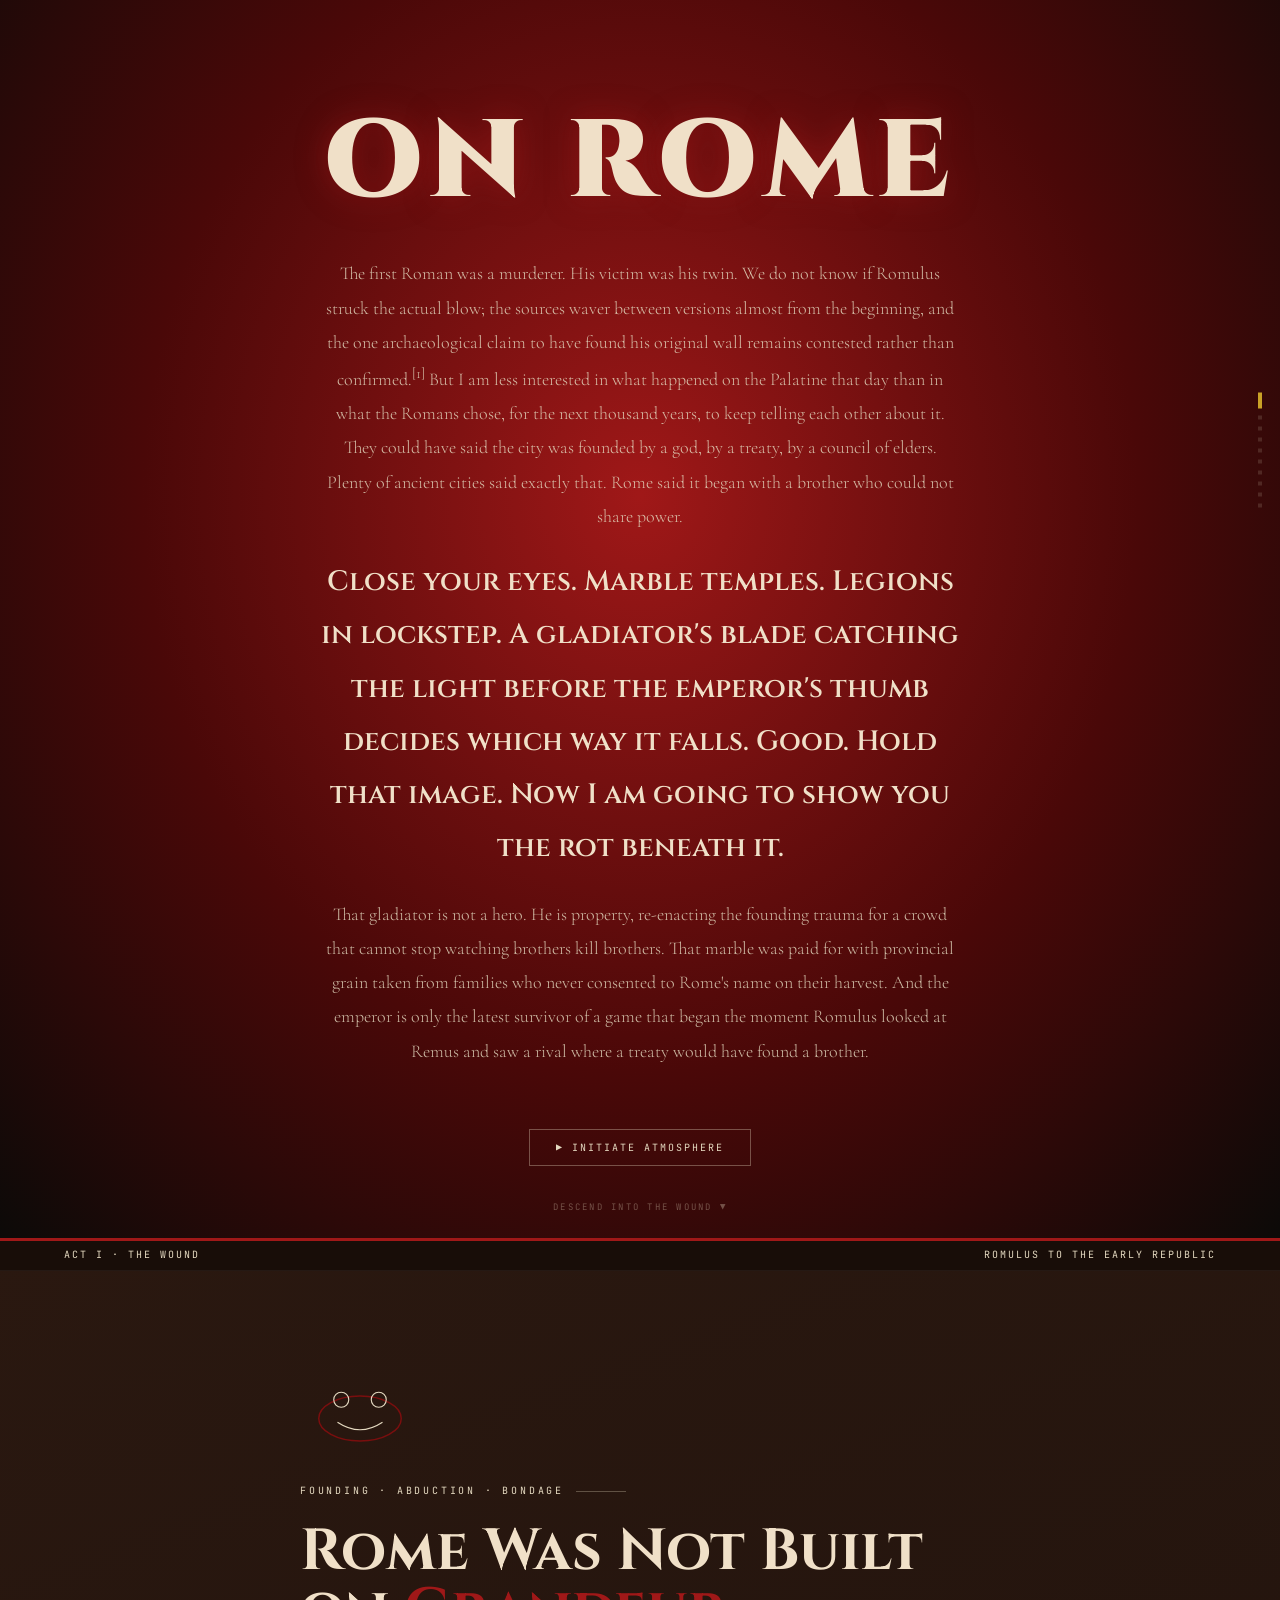
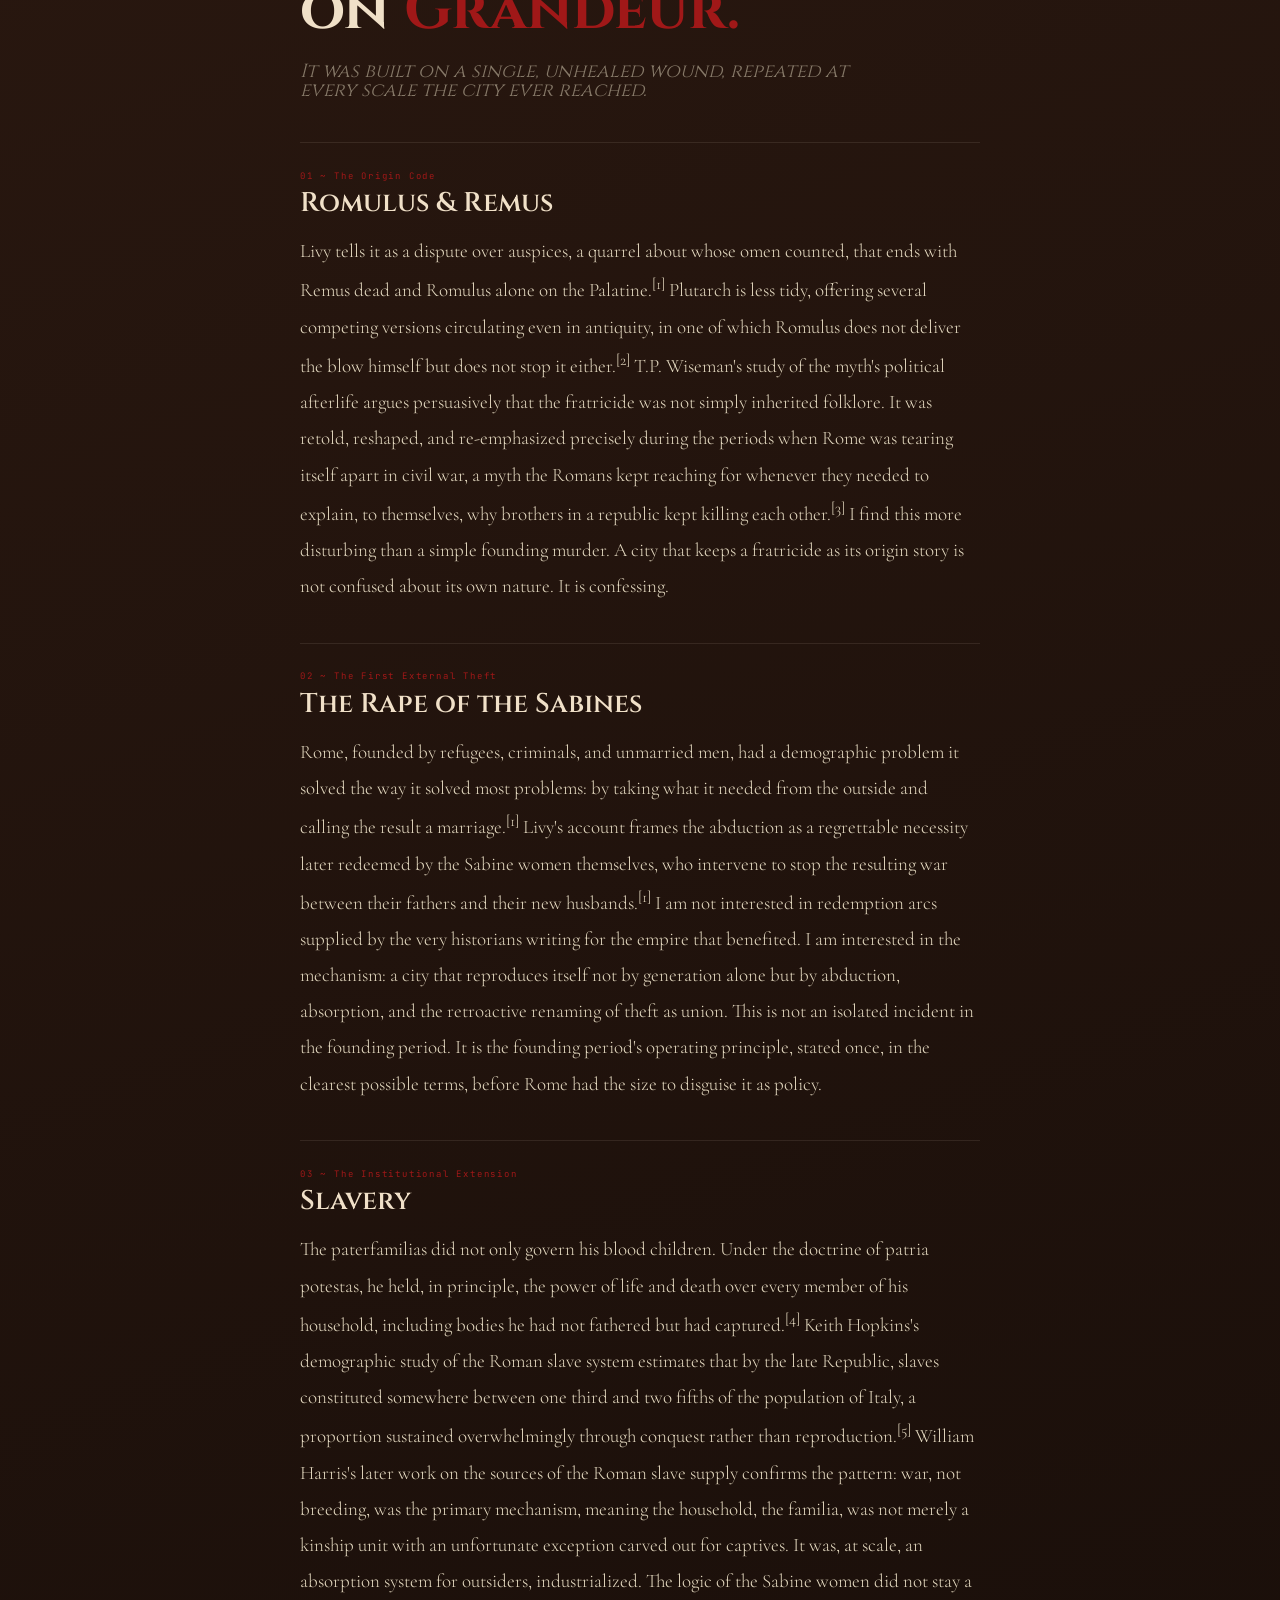
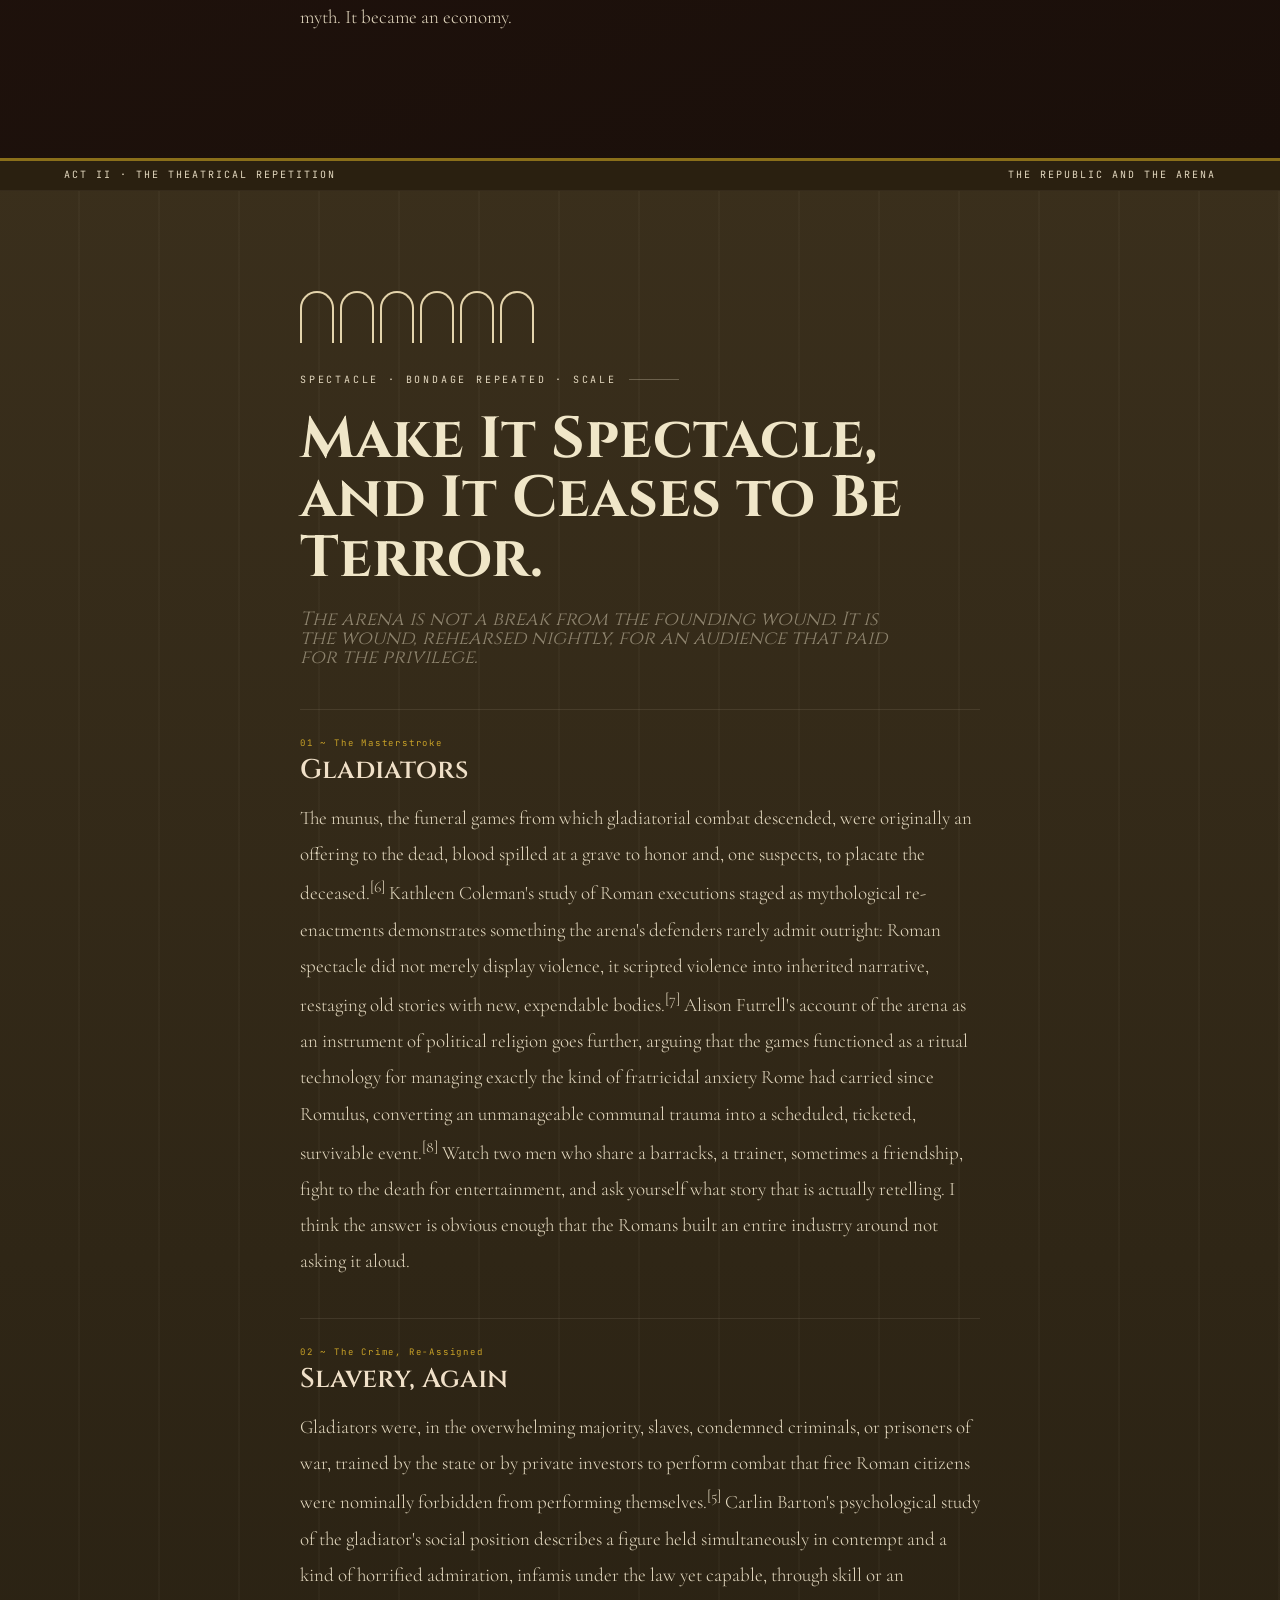
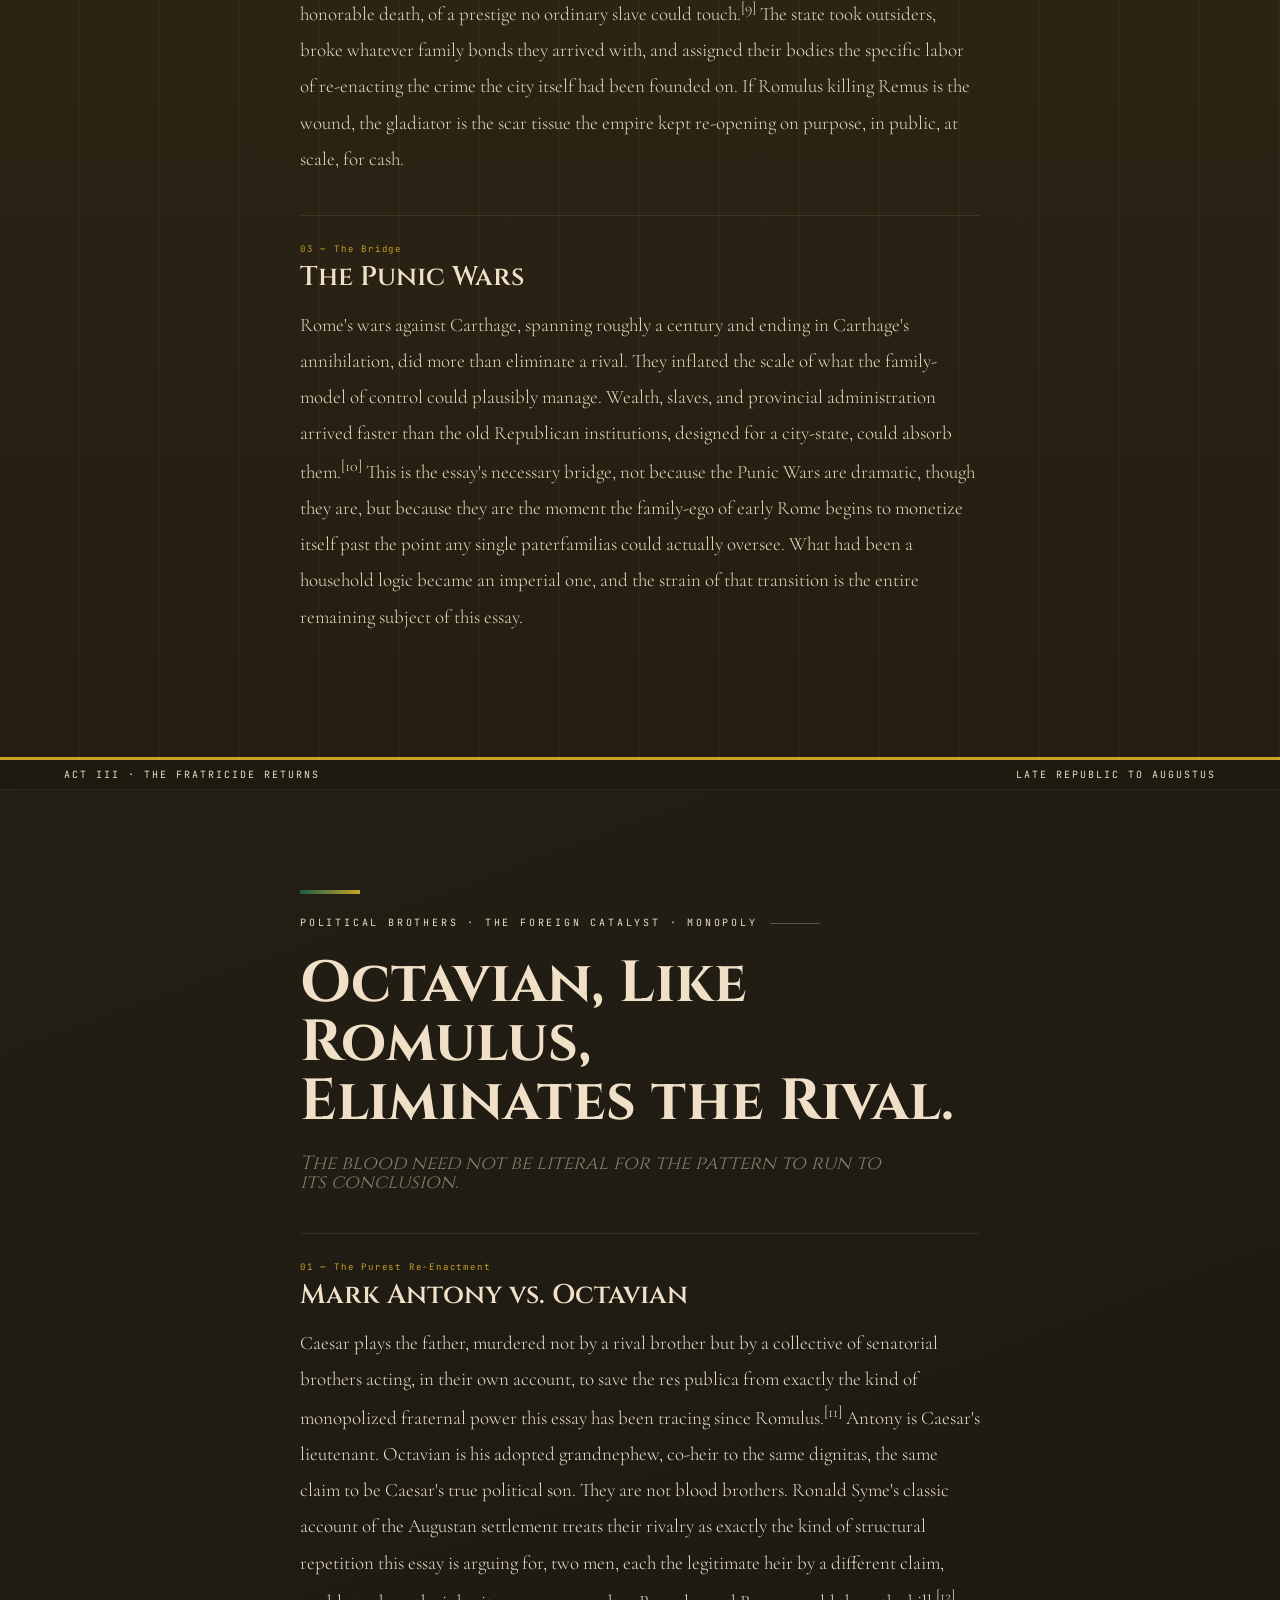
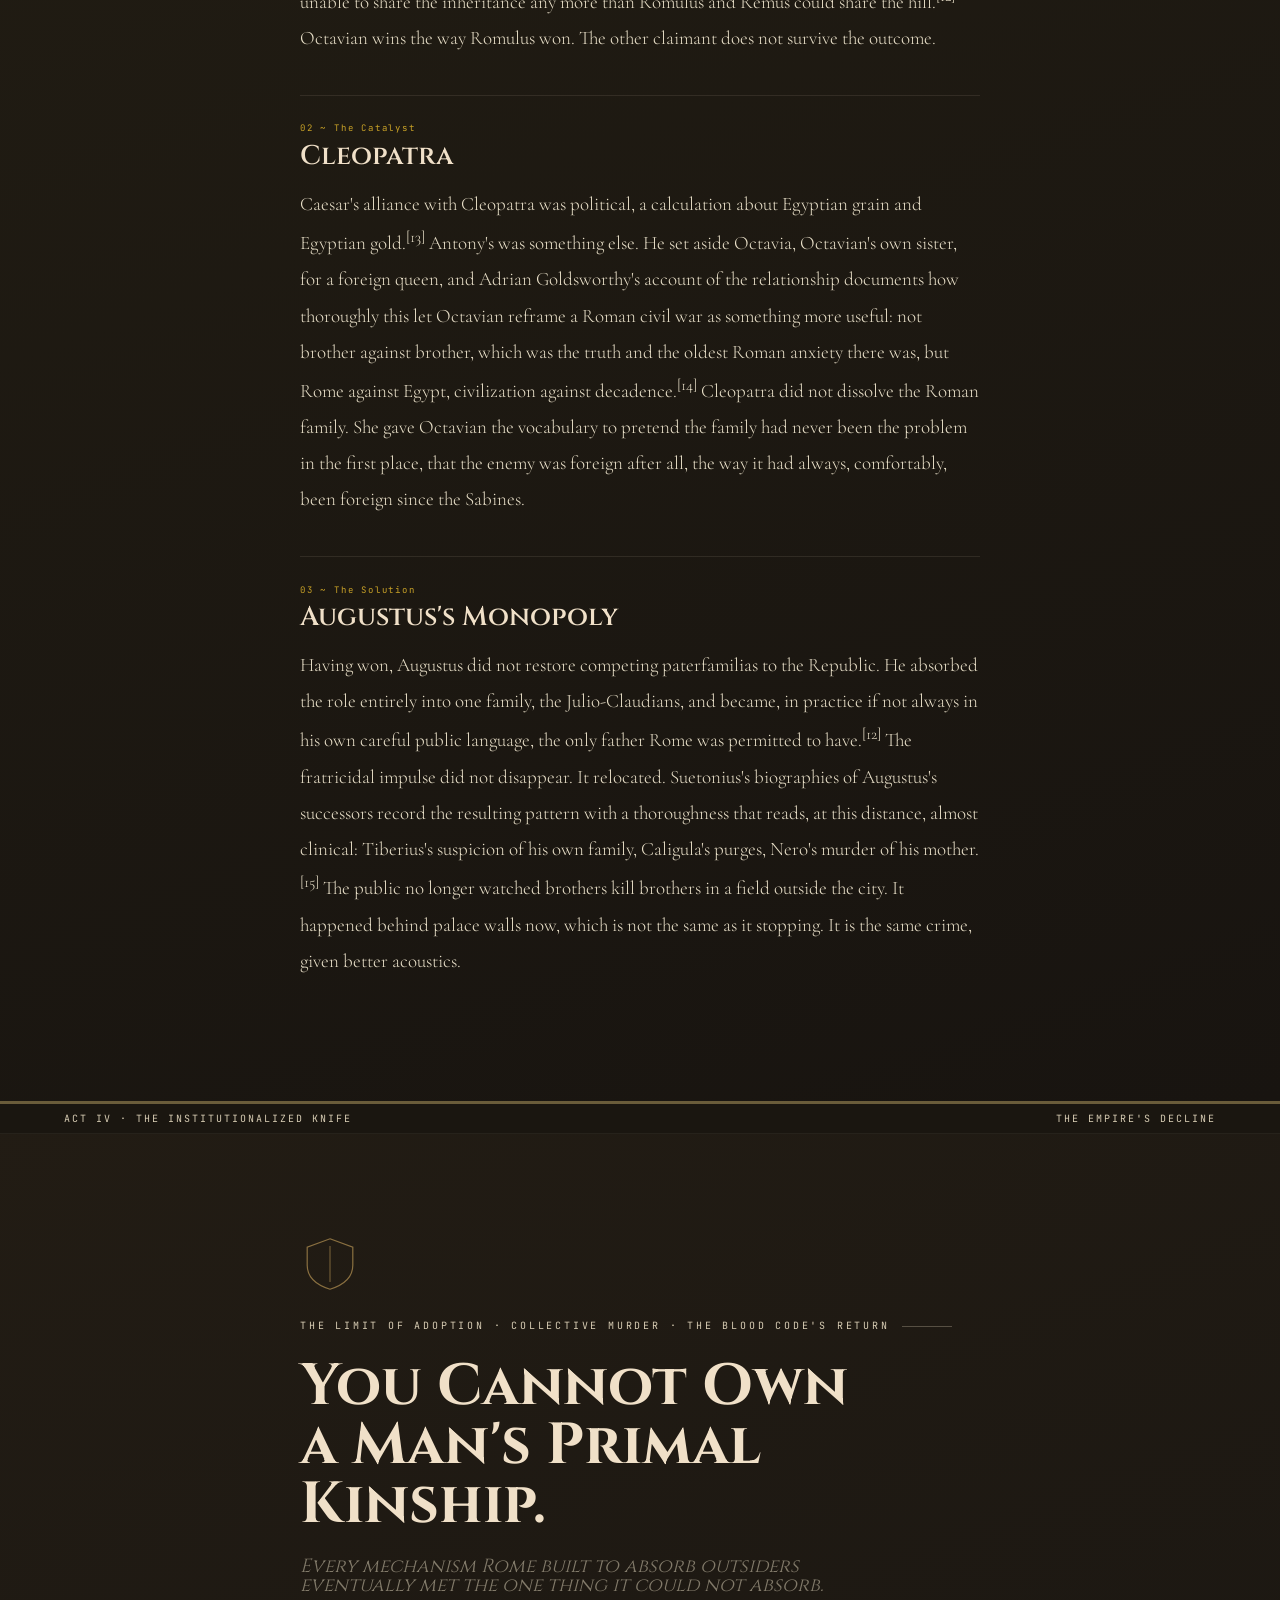
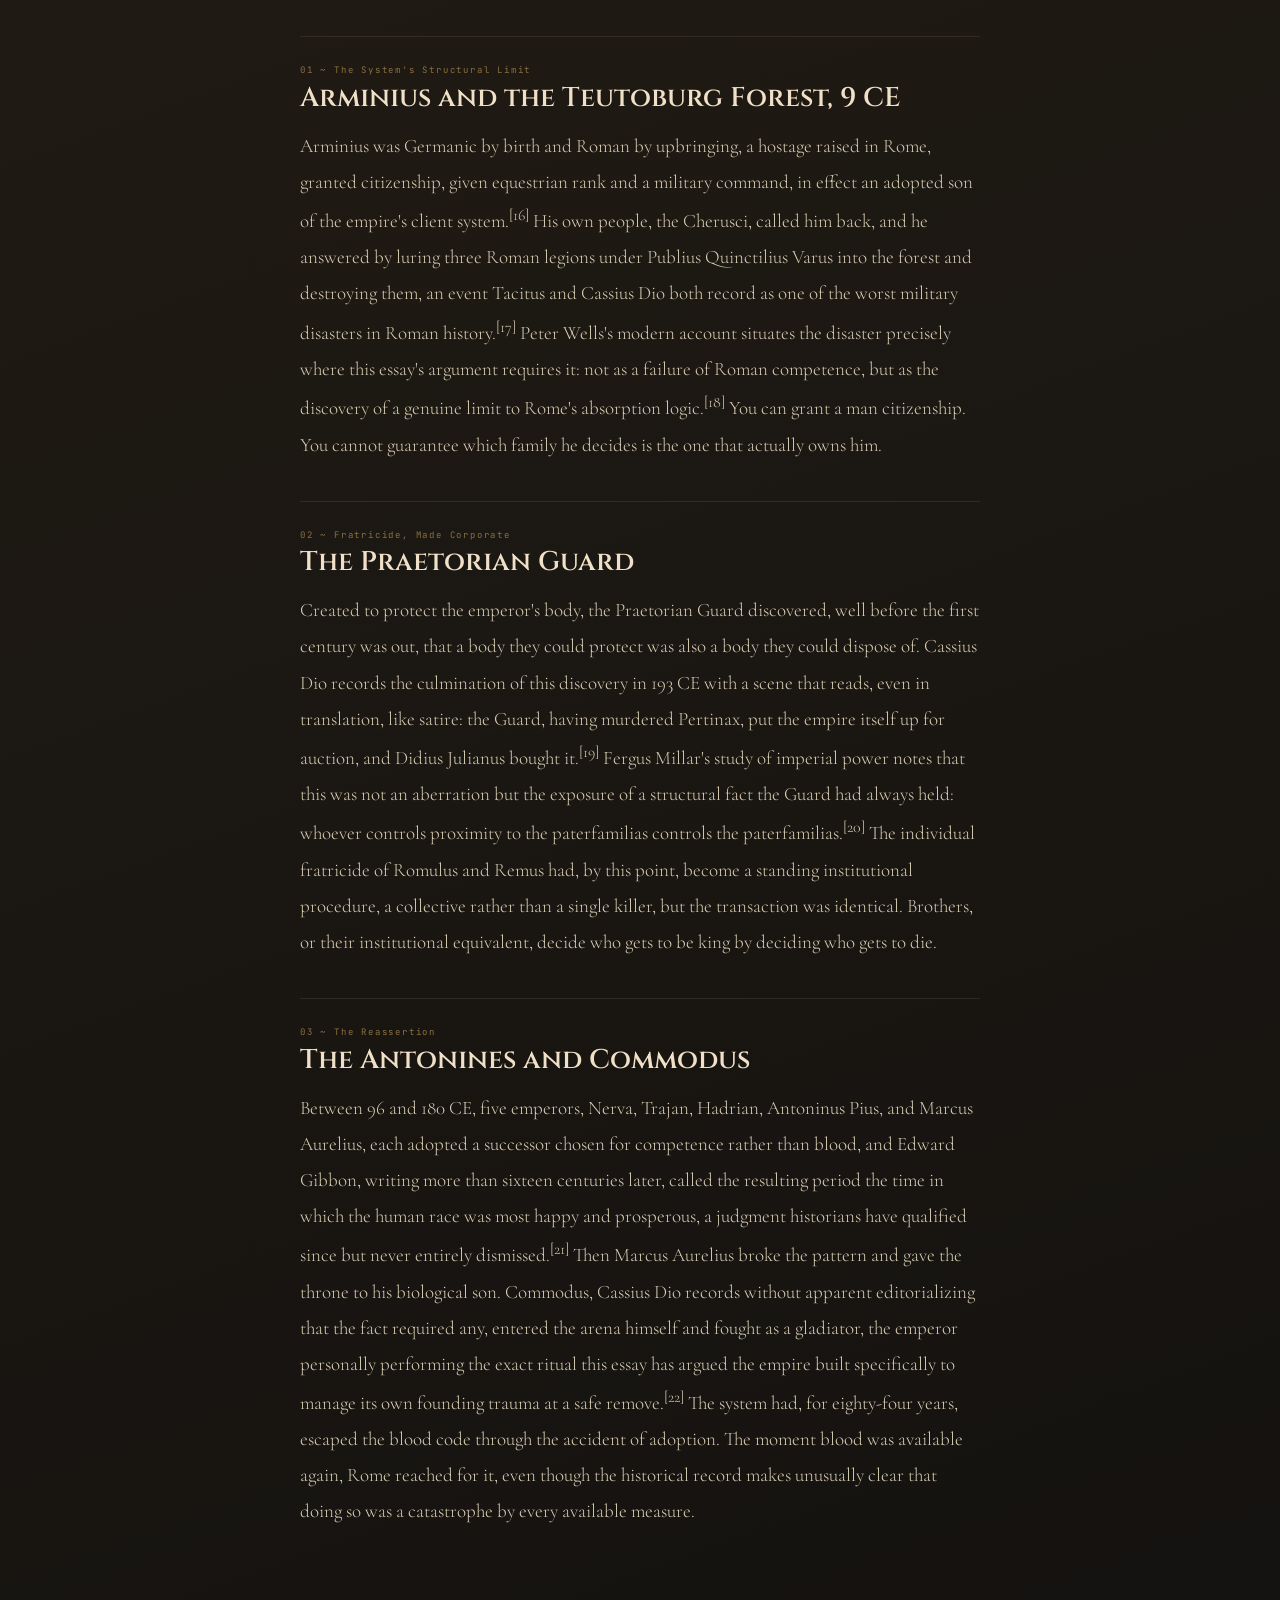
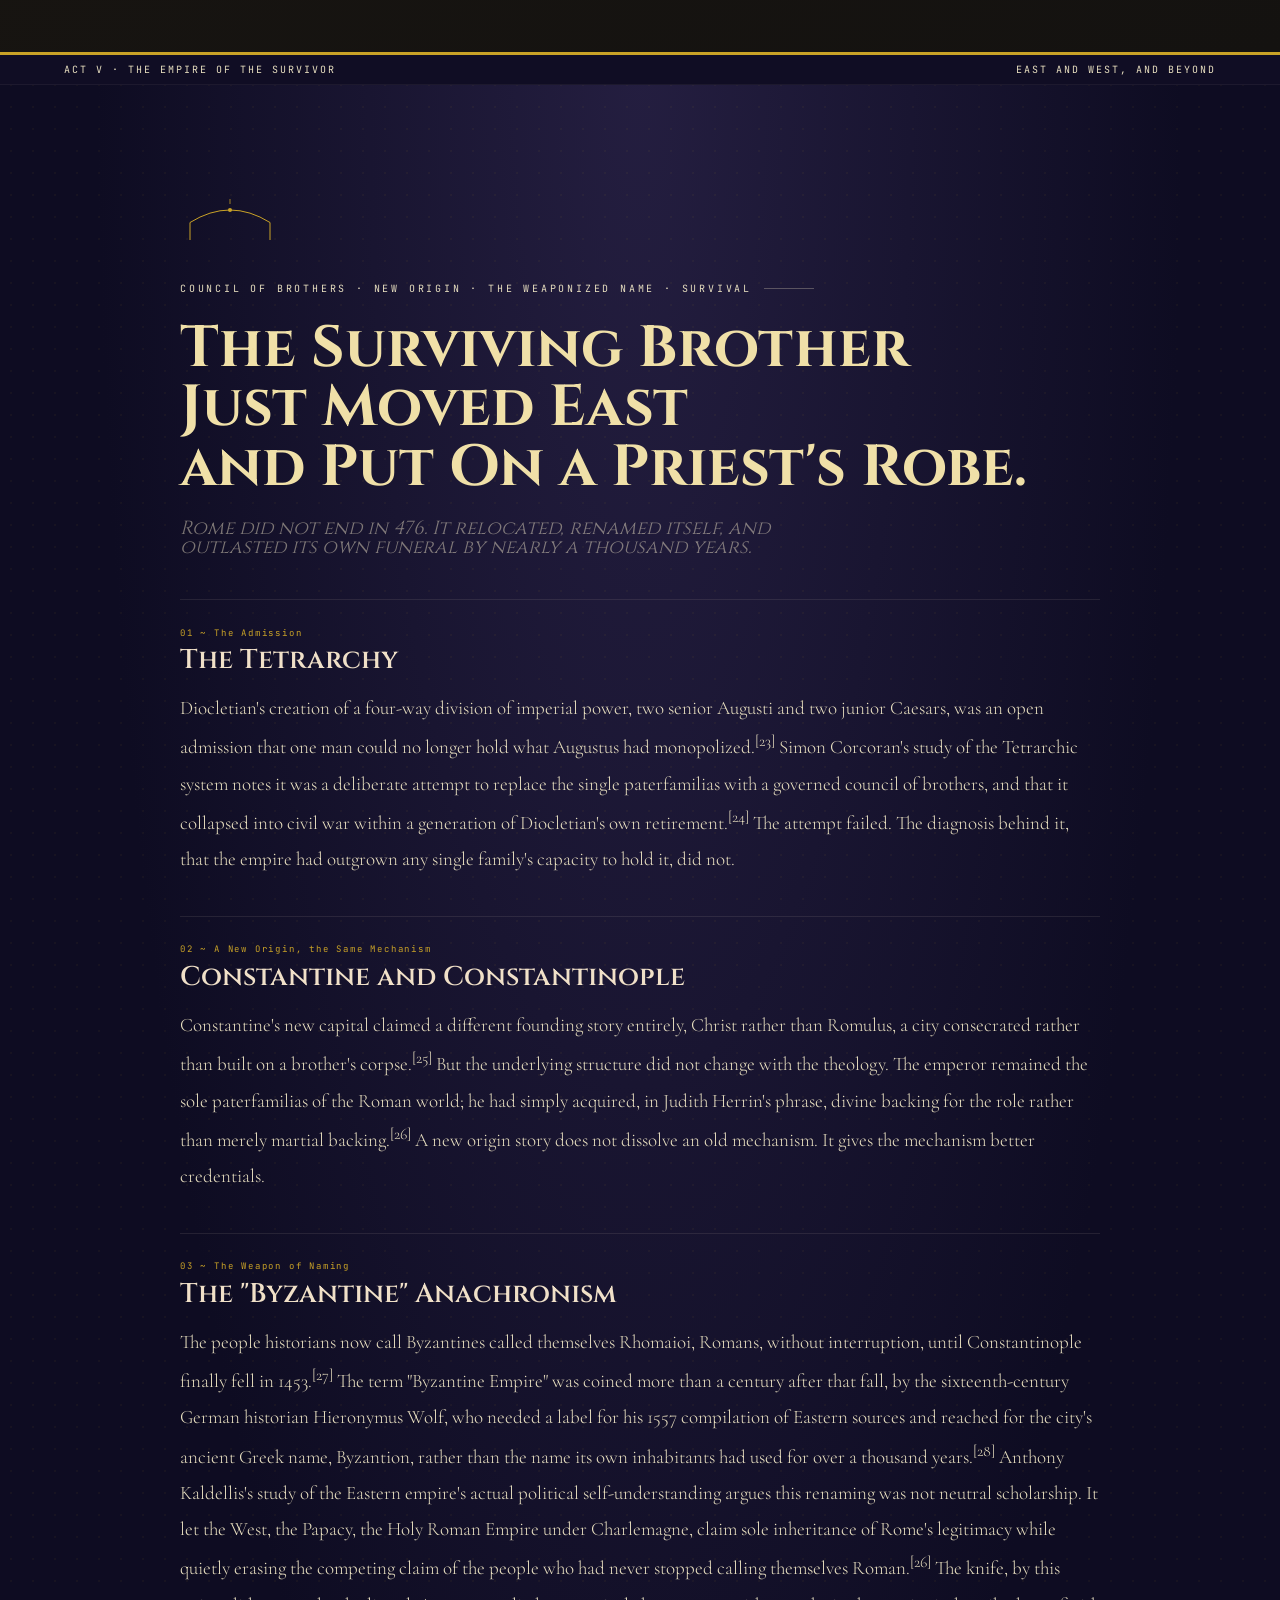
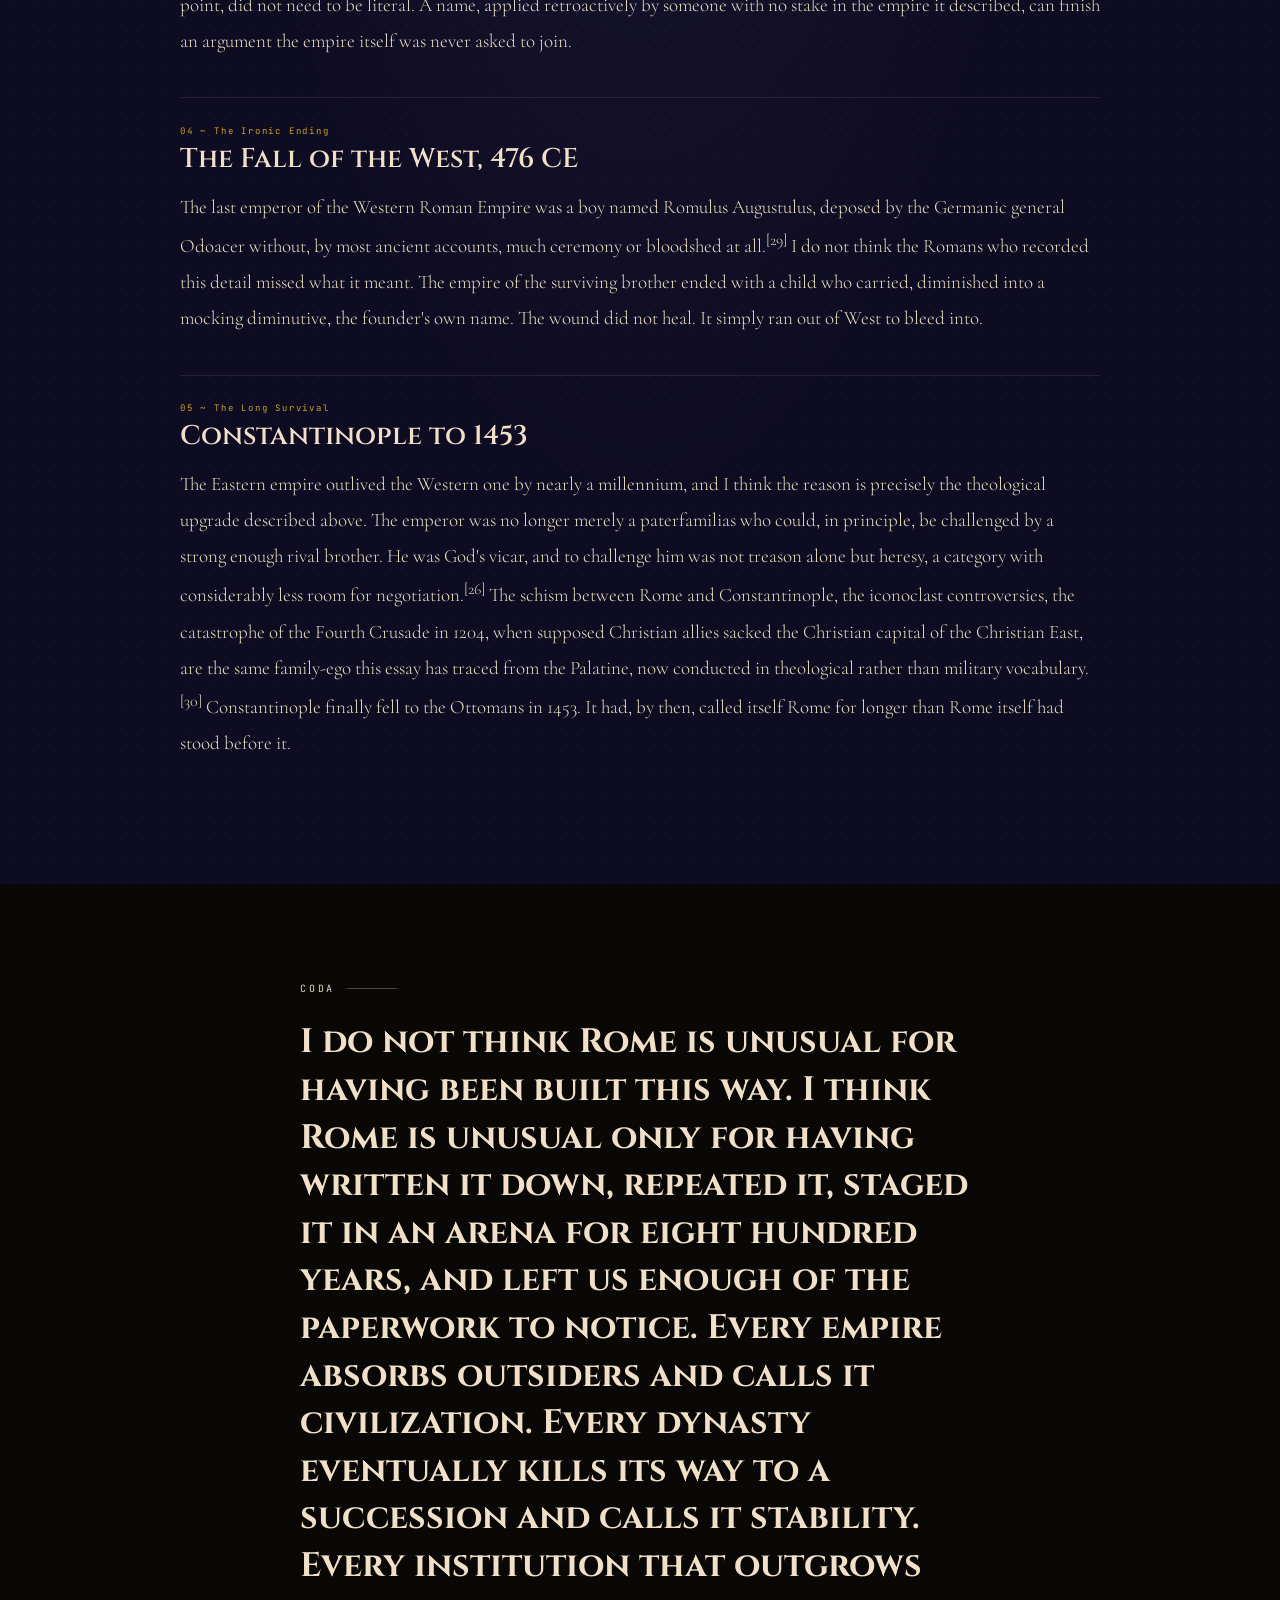
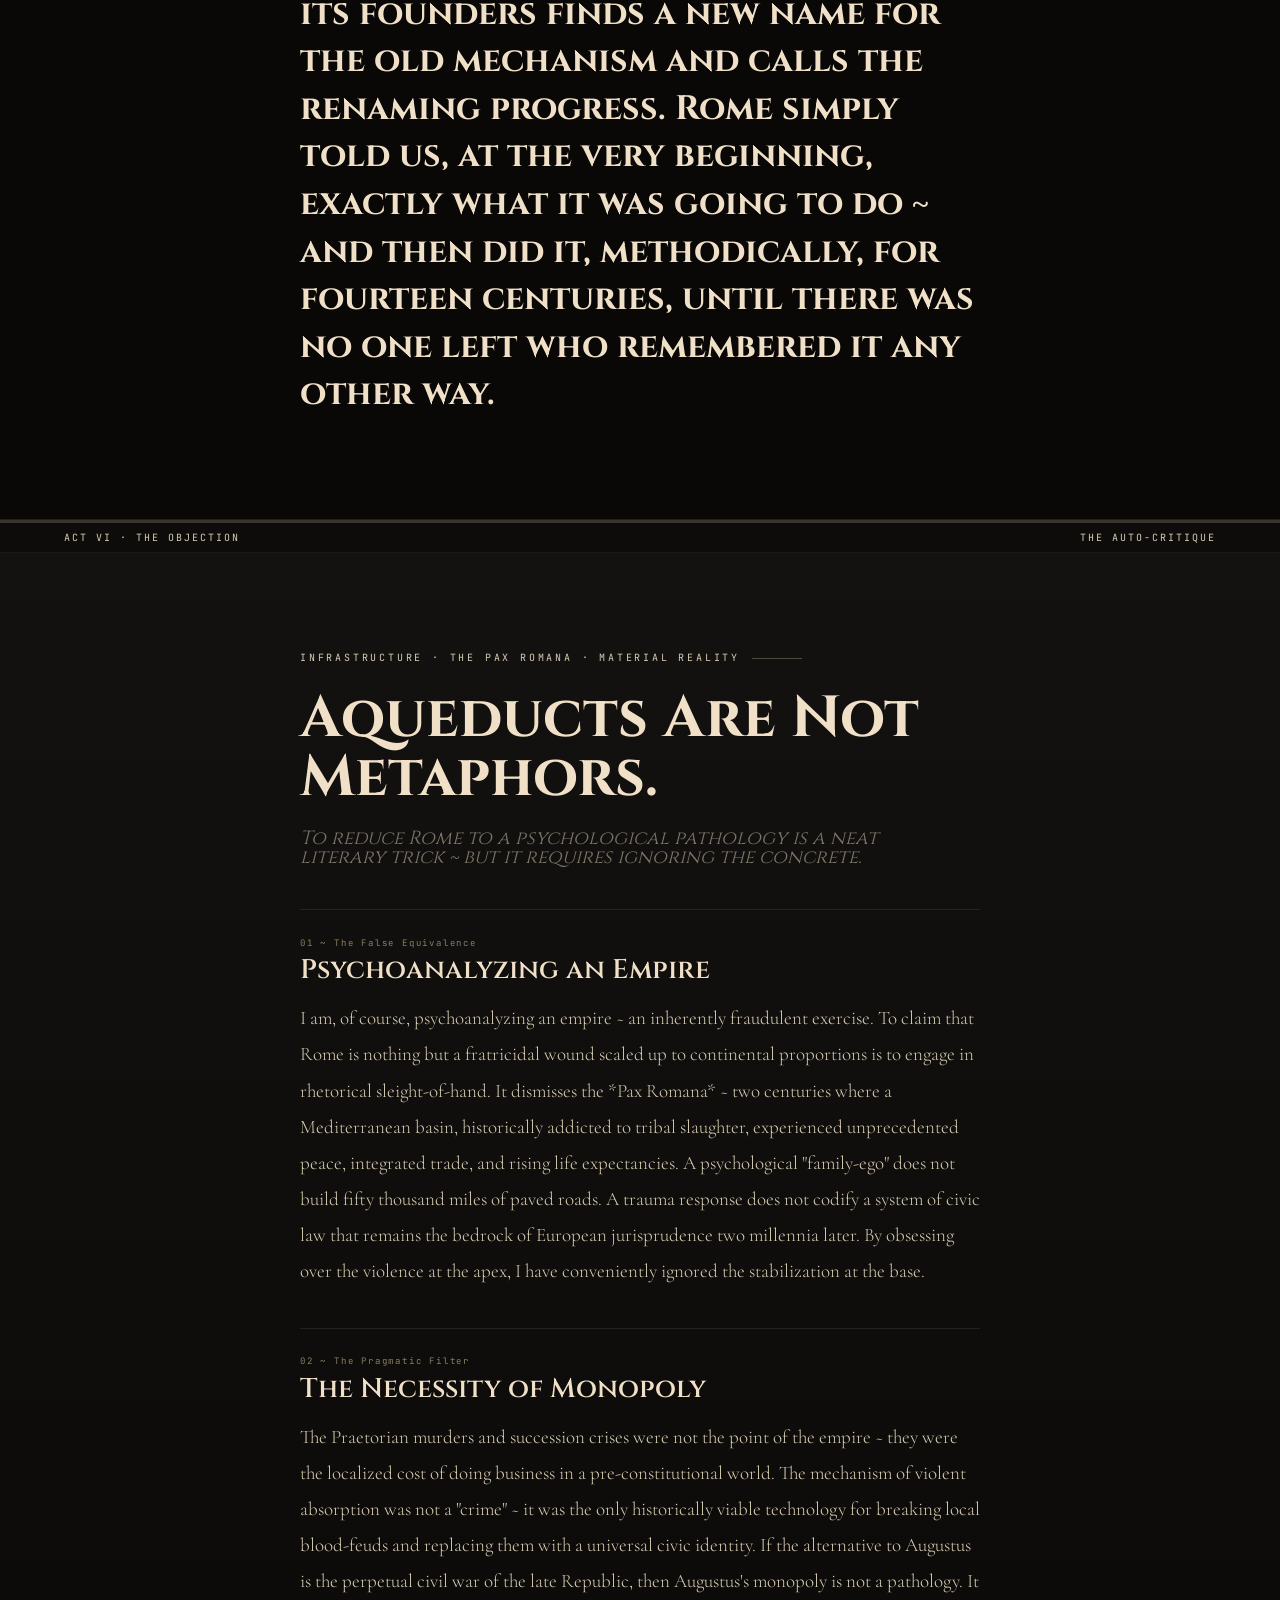
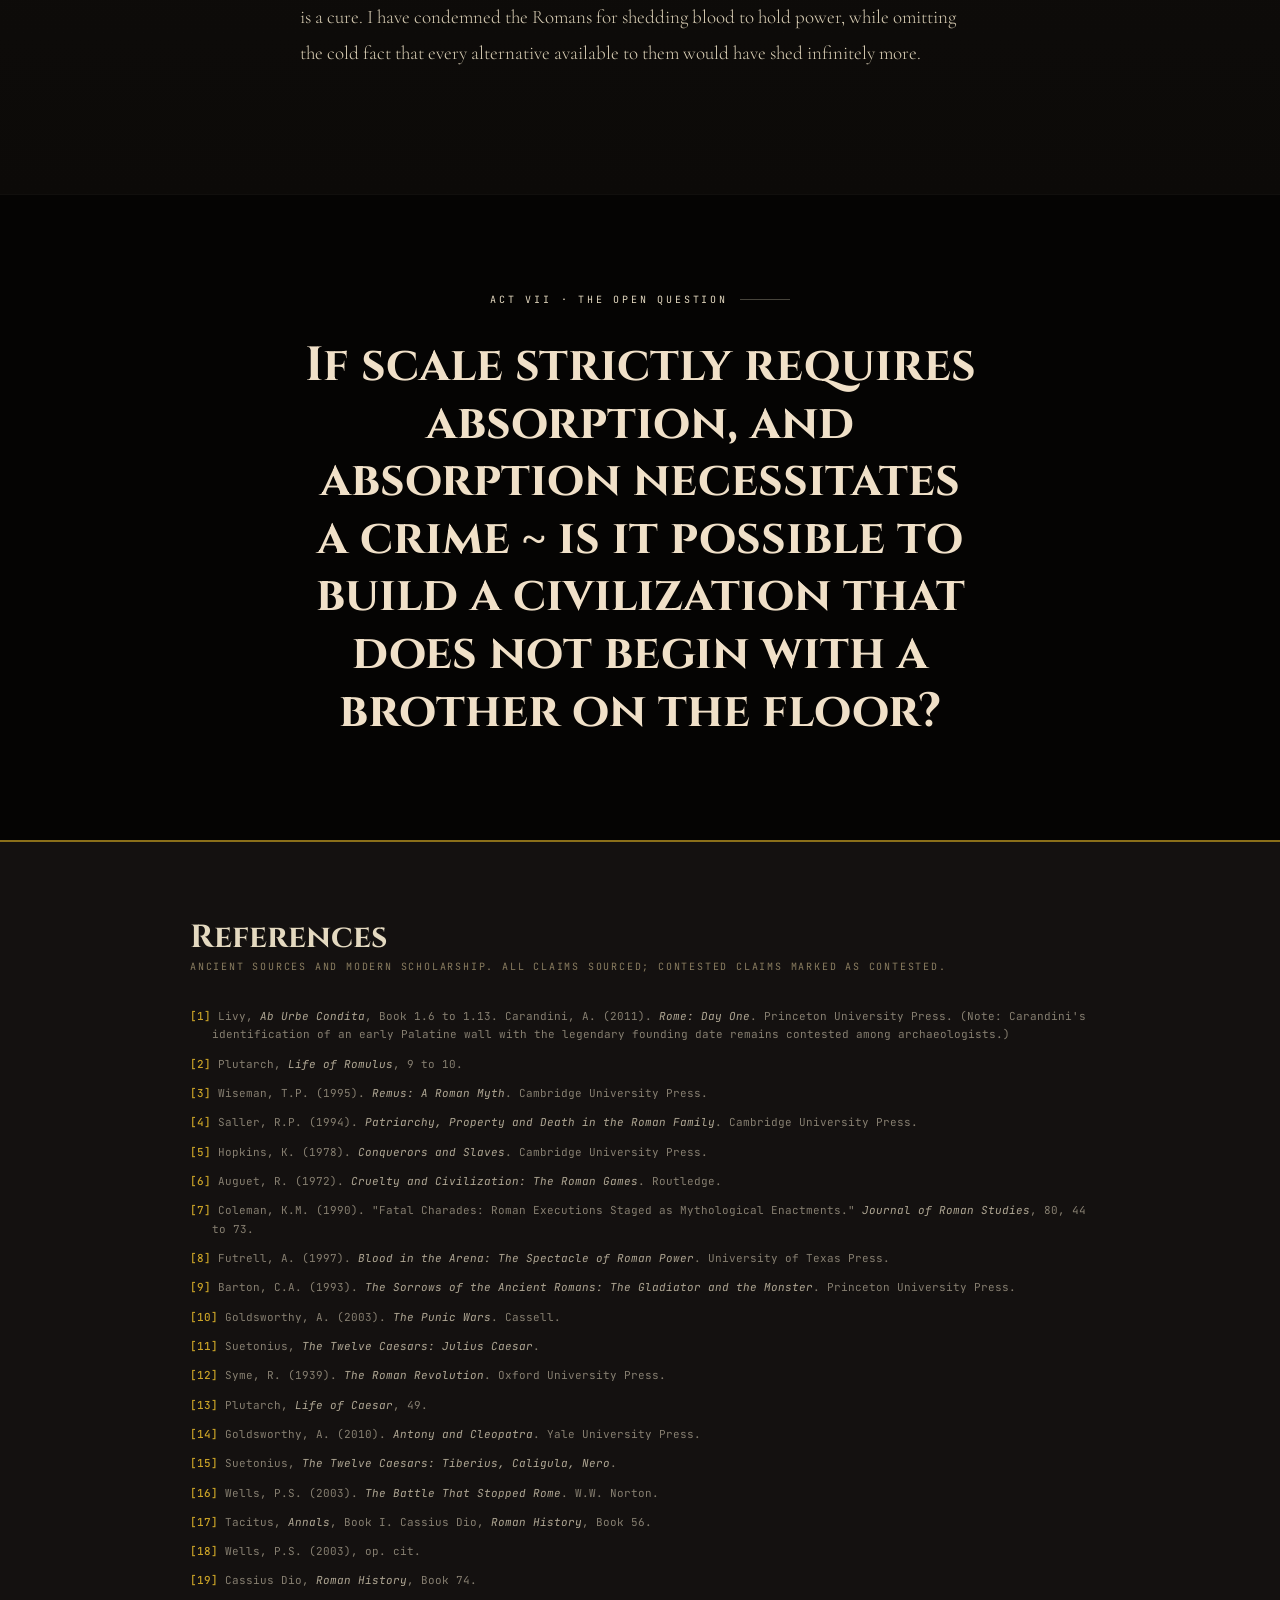
<file: On-Rome.html>
<!DOCTYPE html>
<html lang="en">
<head>
<meta charset="UTF-8">
<meta name="viewport" content="width=device-width, initial-scale=1.0">
<title>On Rome</title>
<link rel="preconnect" href="https://fonts.googleapis.com">
<link href="https://fonts.googleapis.com/css2?family=Cinzel:wght@400;500;600;700;900&family=Cormorant+Garamond:ital,wght@0,300;0,400;0,600;1,300;1,400;1,600&family=JetBrains+Mono:ital,wght@0,300;0,400;1,300&display=swap" rel="stylesheet">
<style>
*,*::before,*::after{box-sizing:border-box;margin:0;padding:0}
html{scroll-behavior:smooth}
body{background:#0c0a08;color:#e4d9c0;font-family:'Cormorant Garamond',serif;overflow-x:hidden;line-height:1}
@media (prefers-reduced-motion:reduce){*{animation:none!important;transition:none!important}}

:root{
  --sand:#c8a870;--sand2:#a8834e;--travertine:#e4d4ac;
  --blood:#7a0e0e;--blood2:#4a0808;--blood3:#a01818;
  --iron:#3a352c;--iron2:#242019;
  --gold:#c9a227;--gold2:#8a6f1a;
  --byz:#1a1638;--byz2:#0e0c22;
  --ink:#e4d9c0;--dim:#8a7d60;
  --display:'Cinzel',serif;--serif:'Cormorant Garamond',Georgia,serif;--mono:'JetBrains Mono',monospace;
}
#prog{position:fixed;top:0;left:0;height:2px;width:0;z-index:9999;background:var(--blood3);transition:width .06s linear}
.r{opacity:0;transform:translateY(20px);transition:opacity .95s ease,transform .95s ease}
.r.on{opacity:1;transform:none}
#nav{position:fixed;right:18px;top:50%;transform:translateY(-50%);z-index:9000;display:flex;flex-direction:column;gap:7px}
.nd{width:4px;height:4px;background:rgba(228,217,192,.15);border:none;cursor:pointer;transition:.3s}
.nd.on{background:var(--gold);height:16px}
@media(max-width:640px){#nav{display:none}}

.wrap{max-width:760px;margin:0 auto;padding:100px clamp(20px,6vw,40px)}
.wrap.wide{max-width:1000px}
.eyebrow{font-family:var(--mono);font-size:10px;letter-spacing:.28em;text-transform:uppercase;opacity:.5;margin-bottom:1.6rem;display:flex;align-items:center;gap:12px}
.eyebrow::after{content:'';flex:1;max-width:50px;height:1px;background:currentColor;opacity:.3}
.p{font-size:19px;line-height:1.9;margin-bottom:1.4rem;font-weight:300}
.p em{font-style:italic}
.p b{font-weight:600}
.cite{font-family:var(--mono);font-size:11px;opacity:.4;border-left:2px solid currentColor;padding-left:1rem;margin:1.4rem 0;line-height:1.8}
.pullquote{font-family:var(--display);font-weight:500;font-size:clamp(20px,2.8vw,28px);line-height:1.4;margin:2.2rem 0;padding:1.6rem 0;border-top:1px solid currentColor;border-bottom:1px solid currentColor;opacity:.92}

/* ═══ INITIATE ~ landscape then bloodbath flash ═══ */
#initiate{min-height:100vh;position:relative;display:flex;flex-direction:column;align-items:center;padding:12vh 0 8vh;box-sizing:border-box;overflow:hidden;transition:background 1.8s ease}
#initiate.landscape{background:linear-gradient(to bottom,#3a3020 0%,#5a4a30 30%,#a8834e 55%,#c8a870 70%,#e4d4ac 100%)}
#initiate.bloodied{background:radial-gradient(ellipse at 50% 40%,#a01818 0%,#4a0808 55%,#0c0a08 100%)}
#flash{position:fixed;inset:0;background:#c0181c;opacity:0;pointer-events:none;z-index:8500;transition:opacity .08s ease}
#flash.hit{opacity:.85;transition:opacity 0s}
.init-inner{max-width:760px;padding:0 24px;text-align:center;position:relative;z-index:2;margin:auto 0}
.init-title{font-family:var(--display);font-weight:900;font-size:clamp(48px,9vw,110px);letter-spacing:.06em;color:#1c1810;text-shadow:0 2px 0 rgba(255,255,255,.15);transition:color 1.8s ease,text-shadow 1.8s ease}
#initiate.bloodied .init-title{color:#f0e0c8;text-shadow:0 0 30px rgba(160,24,24,.6)}
.init-sub{font-family:var(--display);font-size:clamp(13px,1.8vw,17px);letter-spacing:.4em;text-transform:uppercase;color:#1c1810;margin-top:1rem;opacity:.6;transition:color 1.8s ease}
#initiate.bloodied .init-sub{color:#e4d9c0}
.fanfare-btn{
  margin-top:2.4rem;font-family:var(--mono);font-size:10px;letter-spacing:.2em;text-transform:uppercase;
  background:none;border:1px solid rgba(28,24,16,.4);color:#1c1810;padding:.7rem 1.6rem;cursor:pointer;
  transition:all .4s ease;position:relative;z-index:3;
}
#initiate.bloodied .fanfare-btn{border-color:rgba(228,217,192,.35);color:#e4d9c0}
.fanfare-btn:hover{background:rgba(28,24,16,.08)}
.init-body{max-width:640px;margin:2.4rem auto 0;position:relative;z-index:2}
.init-body .p{color:#1c1810;font-size:18px;transition:color 1.8s ease}
#initiate.bloodied .init-body .p{color:rgba(228,217,192,.85)}
.init-trigger .p{font-family:var(--display);font-weight:600;font-size:clamp(20px,3vw,28px);color:#1c1810;transition:color 1.4s ease}
#initiate.bloodied .init-trigger .p{color:#f0e0c8}
.init-scroll{position:absolute;bottom:26px;left:50%;transform:translateX(-50%);font-family:var(--mono);font-size:9px;letter-spacing:.25em;text-transform:uppercase;color:rgba(28,24,16,.5);animation:blink 3s steps(1) infinite;z-index:2}
#initiate.bloodied .init-scroll{color:rgba(228,217,192,.35)}
@keyframes blink{50%{opacity:0}}

/* section band */
.band{padding:.6rem clamp(20px,5vw,90px);display:flex;justify-content:space-between;align-items:center;font-family:var(--mono);font-size:10px;letter-spacing:.2em;text-transform:uppercase;position:sticky;top:0;z-index:100;border-bottom:1px solid rgba(228,217,192,.06)}

/* ═══ ACT I ~ the wound, blood/iron ═══ */
.actI{background:linear-gradient(160deg,#2a1810,#1a0f0a);color:#e4d9c0}
.actI .band{background:#180d08;border-top:3px solid var(--blood3)}
.act-title{font-family:var(--display);font-weight:700;font-size:clamp(30px,5.2vw,58px);line-height:1.02;margin-bottom:1.4rem;color:#f0e0c8}
.act-title .blood-w{color:var(--blood3)}
.act-deck{font-family:var(--display);font-style:italic;font-weight:400;font-size:clamp(16px,2vw,19px);color:rgba(228,217,192,.5);margin-bottom:2.6rem;max-width:600px}
.wolf-emblem{width:120px;height:80px;margin-bottom:2rem;opacity:.85}
.subsec{border-top:1px solid rgba(228,217,192,.1);padding-top:1.8rem;margin-top:2.4rem}
.subsec-num{font-family:var(--mono);font-size:9px;letter-spacing:.2em;color:var(--blood3);margin-bottom:.6rem}
.subsec-h{font-family:var(--display);font-weight:600;font-size:clamp(20px,2.8vw,27px);color:#f0e0c8;margin-bottom:1rem}

/* ═══ ACT II ~ the arena, Colosseum travertine + blood sand ═══ */
.actII{background:linear-gradient(180deg,#3a2f1c,#241d10);color:#e4d9c0;position:relative}
.actII::before{content:'';position:absolute;inset:0;background-image:repeating-linear-gradient(90deg,transparent,transparent 78px,rgba(228,217,192,.03) 78px,rgba(228,217,192,.03) 80px);pointer-events:none}
.actII .band{background:#2a2010;border-top:3px solid var(--gold2)}
.arena-arches{display:flex;gap:6px;margin-bottom:2rem;opacity:.55}
.arena-arch{width:34px;height:52px;border:2px solid var(--travertine);border-bottom:none;border-radius:34px 34px 0 0}
.actII .act-title{color:#f0e6c8}
.actII .subsec-num{color:var(--gold)}

/* ═══ ACT III ~ imperial marble + gold, Egypt accent ═══ */
.actIII{background:linear-gradient(160deg,#241f14,#181410);color:#e8dfc8}
.actIII .band{background:#1e1a10;border-top:3px solid var(--gold)}
.actIII .subsec-num{color:var(--gold)}
.egypt-stripe{width:60px;height:4px;background:linear-gradient(to right,#1a5c4a,#c9a227);margin-bottom:1.5rem}

/* ═══ ACT IV ~ decline, rust/iron, praetorian ═══ */
.actIV{background:linear-gradient(160deg,#221c14,#141210);color:#d8cdb4}
.actIV .band{background:#1a1610;border-top:3px solid #6a5c3a}
.actIV .subsec-num{color:#8a7040}
.shield-icon{width:60px;height:60px;opacity:.6;margin-bottom:1.5rem}

/* ═══ ACT V ~ Byzantium, gold mosaic on deep indigo ═══ */
.actV{background:radial-gradient(ellipse at 50% 0%,#241e40 0%,var(--byz2) 60%),var(--byz2);color:#e8dfc0;position:relative}
.actV::before{content:'';position:absolute;inset:0;background-image:radial-gradient(circle,rgba(201,162,39,.05) 1px,transparent 1px);background-size:22px 22px;pointer-events:none}
.actV .band{background:#100d24;border-top:3px solid var(--gold)}
.actV .act-title{color:#f0e0a8}
.actV .subsec-num{color:var(--gold)}
.dome-emblem{width:100px;height:70px;margin-bottom:1.6rem;opacity:.7}

/* ═══ ACT VI ~ The Objection (stark, intellectual) ═══ */
.actVI{background:linear-gradient(180deg,#141210,#0c0a08);color:#d8cdb4;border-top:1px solid rgba(228,217,192,.1)}
.actVI .band{background:#0e0c0a;border-top:3px solid var(--iron)}
.actVI .subsec-num{color:var(--dim)}

/* ═══ ACT VII ~ The Open Question (void, resonant) ═══ */
.actVII{background:#050403;color:#e4d9c0;min-height:50vh;display:flex;align-items:center;border-top:1px solid rgba(228,217,192,.05)}
.actVII .open-q{font-family:var(--display);font-weight:700;font-size:clamp(28px,4.5vw,48px);line-height:1.2;color:#f0e0c8;text-align:center;max-width:800px;margin:0 auto}

/* ═══ CODA ═══ */
.coda{background:#0a0806;color:#e4d9c0;min-height:40vh;display:flex;align-items:center}
.coda .final{font-family:var(--display);font-weight:700;font-size:clamp(22px,3.4vw,34px);line-height:1.4;color:#f0e0c8}

/* references */
#refs{background:#141110;padding:80px clamp(20px,6vw,90px);border-top:2px solid var(--gold2)}
.refs-inner{max-width:900px;margin:0 auto}
.refs-h{font-family:var(--display);font-weight:700;font-size:clamp(22px,3.2vw,32px);margin-bottom:.5rem;color:#e4d9c0}
.refs-sub{font-family:var(--mono);font-size:10px;letter-spacing:.18em;text-transform:uppercase;color:var(--dim);margin-bottom:2.2rem}
.ref-list{display:flex;flex-direction:column;gap:.7rem}
.ref-item{font-family:var(--mono);font-size:11px;line-height:1.65;color:rgba(228,217,192,.55);padding-left:1.4rem;text-indent:-1.4rem}
.ref-item .n{color:var(--gold);font-weight:500}
.ref-item em{font-style:italic;color:rgba(228,217,192,.75)}
</style>
</head>
<body>
<div id="prog"></div>
<div id="flash"></div>
<nav id="nav">
  <button class="nd on" data-s="initiate"></button>
  <button class="nd" data-s="act1"></button>
  <button class="nd" data-s="act2"></button>
  <button class="nd" data-s="act3"></button>
  <button class="nd" data-s="act4"></button>
  <button class="nd" data-s="act5"></button>
  <button class="nd" data-s="coda"></button>
  <button class="nd" data-s="act6"></button>
  <button class="nd" data-s="act7"></button>
  <button class="nd" data-s="refs"></button>
</nav>

<!-- ══════════ INITIATE ══════════ -->
<section id="initiate" class="landscape">
  <div class="init-inner">
    <div class="init-title r">ON ROME</div>
    <div class="init-body">
      <p class="p r">The first Roman was a murderer. His victim was his twin. We do not know if Romulus struck the actual blow; the sources waver between versions almost from the beginning, and the one archaeological claim to have found his original wall remains contested rather than confirmed.<sup>[1]</sup> But I am less interested in what happened on the Palatine that day than in what the Romans chose, for the next thousand years, to keep telling each other about it. They could have said the city was founded by a god, by a treaty, by a council of elders. Plenty of ancient cities said exactly that. Rome said it began with a brother who could not share power.</p>
      <div class="init-trigger">
        <p class="p r" id="triggerLine">Close your eyes. Marble temples. Legions in lockstep. A gladiator's blade catching the light before the emperor's thumb decides which way it falls. Good. Hold that image. <b>Now I am going to show you the rot beneath it.</b></p>
      </div>
      <p class="p r" id="afterTrigger" style="opacity:0">That gladiator is not a hero. He is property, re-enacting the founding trauma for a crowd that cannot stop watching brothers kill brothers. That marble was paid for with provincial grain taken from families who never consented to Rome's name on their harvest. And the emperor is only the latest survivor of a game that began the moment Romulus looked at Remus and saw a rival where a treaty would have found a brother.</p>
      <button class="fanfare-btn" id="fanfareBtn">▶ INITIATE ATMOSPHERE</button>
    </div>
  </div>
  <div class="init-scroll">descend into the wound ▼</div>
</section>

<!-- ══════════ ACT I: THE WOUND ══════════ -->
<section id="act1" class="actI">
  <div class="band"><span>Act I · The Wound</span><span>Romulus to the Early Republic</span></div>
  <div class="wrap">
    <svg class="wolf-emblem r" viewBox="0 0 160 100" fill="none"><ellipse cx="80" cy="60" rx="55" ry="30" stroke="#7a0e0e" stroke-width="2"/><circle cx="55" cy="35" r="10" stroke="#e4d9c0" stroke-width="1.5"/><circle cx="105" cy="35" r="10" stroke="#e4d9c0" stroke-width="1.5"/><path d="M50 65 Q80 85 110 65" stroke="#e4d9c0" stroke-width="1.5" fill="none"/></svg>
    <div class="eyebrow r">Founding · Abduction · Bondage</div>
    <h2 class="act-title r">Rome Was Not Built<br>on <span class="blood-w">Grandeur.</span></h2>
    <p class="act-deck r">It was built on a single, unhealed wound, repeated at every scale the city ever reached.</p>

    <div class="subsec r">
      <div class="subsec-num">01 ~ The Origin Code</div>
      <div class="subsec-h">Romulus &amp; Remus</div>
      <p class="p">Livy tells it as a dispute over auspices, a quarrel about whose omen counted, that ends with Remus dead and Romulus alone on the Palatine.<sup>[1]</sup> Plutarch is less tidy, offering several competing versions circulating even in antiquity, in one of which Romulus does not deliver the blow himself but does not stop it either.<sup>[2]</sup> T.P. Wiseman's study of the myth's political afterlife argues persuasively that the fratricide was not simply inherited folklore. It was retold, reshaped, and re-emphasized precisely during the periods when Rome was tearing itself apart in civil war, a myth the Romans kept reaching for whenever they needed to explain, to themselves, why brothers in a republic kept killing each other.<sup>[3]</sup> I find this more disturbing than a simple founding murder. A city that keeps a fratricide as its origin story is not confused about its own nature. It is confessing.</p>
    </div>

    <div class="subsec r">
      <div class="subsec-num">02 ~ The First External Theft</div>
      <div class="subsec-h">The Rape of the Sabines</div>
      <p class="p">Rome, founded by refugees, criminals, and unmarried men, had a demographic problem it solved the way it solved most problems: by taking what it needed from the outside and calling the result a marriage.<sup>[1]</sup> Livy's account frames the abduction as a regrettable necessity later redeemed by the Sabine women themselves, who intervene to stop the resulting war between their fathers and their new husbands.<sup>[1]</sup> I am not interested in redemption arcs supplied by the very historians writing for the empire that benefited. I am interested in the mechanism: a city that reproduces itself not by generation alone but by abduction, absorption, and the retroactive renaming of theft as union. This is not an isolated incident in the founding period. It is the founding period's operating principle, stated once, in the clearest possible terms, before Rome had the size to disguise it as policy.</p>
    </div>

    <div class="subsec r">
      <div class="subsec-num">03 ~ The Institutional Extension</div>
      <div class="subsec-h">Slavery</div>
      <p class="p">The paterfamilias did not only govern his blood children. Under the doctrine of patria potestas, he held, in principle, the power of life and death over every member of his household, including bodies he had not fathered but had captured.<sup>[4]</sup> Keith Hopkins's demographic study of the Roman slave system estimates that by the late Republic, slaves constituted somewhere between one third and two fifths of the population of Italy, a proportion sustained overwhelmingly through conquest rather than reproduction.<sup>[5]</sup> William Harris's later work on the sources of the Roman slave supply confirms the pattern: war, not breeding, was the primary mechanism, meaning the household, the familia, was not merely a kinship unit with an unfortunate exception carved out for captives. It was, at scale, an absorption system for outsiders, industrialized. The logic of the Sabine women did not stay a myth. It became an economy.</p>
    </div>
  </div>
</section>

<!-- ══════════ ACT II: THE THEATRICAL REPETITION ══════════ -->
<section id="act2" class="actII">
  <div class="band"><span>Act II · The Theatrical Repetition</span><span>The Republic and the Arena</span></div>
  <div class="wrap">
    <div class="arena-arches r"><div class="arena-arch"></div><div class="arena-arch"></div><div class="arena-arch"></div><div class="arena-arch"></div><div class="arena-arch"></div><div class="arena-arch"></div></div>
    <div class="eyebrow r">Spectacle · Bondage Repeated · Scale</div>
    <h2 class="act-title r">Make It Spectacle,<br>and It Ceases to Be Terror.</h2>
    <p class="act-deck r">The arena is not a break from the founding wound. It is the wound, rehearsed nightly, for an audience that paid for the privilege.</p>

    <div class="subsec r">
      <div class="subsec-num">01 ~ The Masterstroke</div>
      <div class="subsec-h">Gladiators</div>
      <p class="p">The munus, the funeral games from which gladiatorial combat descended, were originally an offering to the dead, blood spilled at a grave to honor and, one suspects, to placate the deceased.<sup>[6]</sup> Kathleen Coleman's study of Roman executions staged as mythological re-enactments demonstrates something the arena's defenders rarely admit outright: Roman spectacle did not merely display violence, it scripted violence into inherited narrative, restaging old stories with new, expendable bodies.<sup>[7]</sup> Alison Futrell's account of the arena as an instrument of political religion goes further, arguing that the games functioned as a ritual technology for managing exactly the kind of fratricidal anxiety Rome had carried since Romulus, converting an unmanageable communal trauma into a scheduled, ticketed, survivable event.<sup>[8]</sup> Watch two men who share a barracks, a trainer, sometimes a friendship, fight to the death for entertainment, and ask yourself what story that is actually retelling. I think the answer is obvious enough that the Romans built an entire industry around not asking it aloud.</p>
    </div>

    <div class="subsec r">
      <div class="subsec-num">02 ~ The Crime, Re-Assigned</div>
      <div class="subsec-h">Slavery, Again</div>
      <p class="p">Gladiators were, in the overwhelming majority, slaves, condemned criminals, or prisoners of war, trained by the state or by private investors to perform combat that free Roman citizens were nominally forbidden from performing themselves.<sup>[5]</sup> Carlin Barton's psychological study of the gladiator's social position describes a figure held simultaneously in contempt and a kind of horrified admiration, infamis under the law yet capable, through skill or an honorable death, of a prestige no ordinary slave could touch.<sup>[9]</sup> The state took outsiders, broke whatever family bonds they arrived with, and assigned their bodies the specific labor of re-enacting the crime the city itself had been founded on. If Romulus killing Remus is the wound, the gladiator is the scar tissue the empire kept re-opening on purpose, in public, at scale, for cash.</p>
    </div>

    <div class="subsec r">
      <div class="subsec-num">03 ~ The Bridge</div>
      <div class="subsec-h">The Punic Wars</div>
      <p class="p">Rome's wars against Carthage, spanning roughly a century and ending in Carthage's annihilation, did more than eliminate a rival. They inflated the scale of what the family-model of control could plausibly manage. Wealth, slaves, and provincial administration arrived faster than the old Republican institutions, designed for a city-state, could absorb them.<sup>[10]</sup> This is the essay's necessary bridge, not because the Punic Wars are dramatic, though they are, but because they are the moment the family-ego of early Rome begins to monetize itself past the point any single paterfamilias could actually oversee. What had been a household logic became an imperial one, and the strain of that transition is the entire remaining subject of this essay.</p>
    </div>
  </div>
</section>

<!-- ══════════ ACT III: THE FRATRICIDE RETURNS ══════════ -->
<section id="act3" class="actIII">
  <div class="band"><span>Act III · The Fratricide Returns</span><span>Late Republic to Augustus</span></div>
  <div class="wrap">
    <div class="egypt-stripe r"></div>
    <div class="eyebrow r">Political Brothers · The Foreign Catalyst · Monopoly</div>
    <h2 class="act-title r">Octavian, Like Romulus,<br>Eliminates the Rival.</h2>
    <p class="act-deck r">The blood need not be literal for the pattern to run to its conclusion.</p>

    <div class="subsec r">
      <div class="subsec-num">01 ~ The Purest Re-Enactment</div>
      <div class="subsec-h">Mark Antony vs. Octavian</div>
      <p class="p">Caesar plays the father, murdered not by a rival brother but by a collective of senatorial brothers acting, in their own account, to save the res publica from exactly the kind of monopolized fraternal power this essay has been tracing since Romulus.<sup>[11]</sup> Antony is Caesar's lieutenant. Octavian is his adopted grandnephew, co-heir to the same dignitas, the same claim to be Caesar's true political son. They are not blood brothers. Ronald Syme's classic account of the Augustan settlement treats their rivalry as exactly the kind of structural repetition this essay is arguing for, two men, each the legitimate heir by a different claim, unable to share the inheritance any more than Romulus and Remus could share the hill.<sup>[12]</sup> Octavian wins the way Romulus won. The other claimant does not survive the outcome.</p>
    </div>

    <div class="subsec r">
      <div class="subsec-num">02 ~ The Catalyst</div>
      <div class="subsec-h">Cleopatra</div>
      <p class="p">Caesar's alliance with Cleopatra was political, a calculation about Egyptian grain and Egyptian gold.<sup>[13]</sup> Antony's was something else. He set aside Octavia, Octavian's own sister, for a foreign queen, and Adrian Goldsworthy's account of the relationship documents how thoroughly this let Octavian reframe a Roman civil war as something more useful: not brother against brother, which was the truth and the oldest Roman anxiety there was, but Rome against Egypt, civilization against decadence.<sup>[14]</sup> Cleopatra did not dissolve the Roman family. She gave Octavian the vocabulary to pretend the family had never been the problem in the first place, that the enemy was foreign after all, the way it had always, comfortably, been foreign since the Sabines.</p>
    </div>

    <div class="subsec r">
      <div class="subsec-num">03 ~ The Solution</div>
      <div class="subsec-h">Augustus's Monopoly</div>
      <p class="p">Having won, Augustus did not restore competing paterfamilias to the Republic. He absorbed the role entirely into one family, the Julio-Claudians, and became, in practice if not always in his own careful public language, the only father Rome was permitted to have.<sup>[12]</sup> The fratricidal impulse did not disappear. It relocated. Suetonius's biographies of Augustus's successors record the resulting pattern with a thoroughness that reads, at this distance, almost clinical: Tiberius's suspicion of his own family, Caligula's purges, Nero's murder of his mother.<sup>[15]</sup> The public no longer watched brothers kill brothers in a field outside the city. It happened behind palace walls now, which is not the same as it stopping. It is the same crime, given better acoustics.</p>
    </div>
  </div>
</section>

<!-- ══════════ ACT IV: THE INSTITUTIONALIZED KNIFE ══════════ -->
<section id="act4" class="actIV">
  <div class="band"><span>Act IV · The Institutionalized Knife</span><span>The Empire's Decline</span></div>
  <div class="wrap">
    <svg class="shield-icon r" viewBox="0 0 100 100" fill="none"><path d="M50 8 L88 22 L88 52 Q88 80 50 92 Q12 80 12 52 L12 22 Z" stroke="#8a7040" stroke-width="2"/><line x1="50" y1="20" x2="50" y2="80" stroke="#8a7040" stroke-width="1.5"/></svg>
    <div class="eyebrow r">The Limit of Adoption · Collective Murder · The Blood Code's Return</div>
    <h2 class="act-title r">You Cannot Own<br>a Man's Primal Kinship.</h2>
    <p class="act-deck r">Every mechanism Rome built to absorb outsiders eventually met the one thing it could not absorb.</p>

    <div class="subsec r">
      <div class="subsec-num">01 ~ The System's Structural Limit</div>
      <div class="subsec-h">Arminius and the Teutoburg Forest, 9 CE</div>
      <p class="p">Arminius was Germanic by birth and Roman by upbringing, a hostage raised in Rome, granted citizenship, given equestrian rank and a military command, in effect an adopted son of the empire's client system.<sup>[16]</sup> His own people, the Cherusci, called him back, and he answered by luring three Roman legions under Publius Quinctilius Varus into the forest and destroying them, an event Tacitus and Cassius Dio both record as one of the worst military disasters in Roman history.<sup>[17]</sup> Peter Wells's modern account situates the disaster precisely where this essay's argument requires it: not as a failure of Roman competence, but as the discovery of a genuine limit to Rome's absorption logic.<sup>[18]</sup> You can grant a man citizenship. You cannot guarantee which family he decides is the one that actually owns him.</p>
    </div>

    <div class="subsec r">
      <div class="subsec-num">02 ~ Fratricide, Made Corporate</div>
      <div class="subsec-h">The Praetorian Guard</div>
      <p class="p">Created to protect the emperor's body, the Praetorian Guard discovered, well before the first century was out, that a body they could protect was also a body they could dispose of. Cassius Dio records the culmination of this discovery in 193 CE with a scene that reads, even in translation, like satire: the Guard, having murdered Pertinax, put the empire itself up for auction, and Didius Julianus bought it.<sup>[19]</sup> Fergus Millar's study of imperial power notes that this was not an aberration but the exposure of a structural fact the Guard had always held: whoever controls proximity to the paterfamilias controls the paterfamilias.<sup>[20]</sup> The individual fratricide of Romulus and Remus had, by this point, become a standing institutional procedure, a collective rather than a single killer, but the transaction was identical. Brothers, or their institutional equivalent, decide who gets to be king by deciding who gets to die.</p>
    </div>

    <div class="subsec r">
      <div class="subsec-num">03 ~ The Reassertion</div>
      <div class="subsec-h">The Antonines and Commodus</div>
      <p class="p">Between 96 and 180 CE, five emperors, Nerva, Trajan, Hadrian, Antoninus Pius, and Marcus Aurelius, each adopted a successor chosen for competence rather than blood, and Edward Gibbon, writing more than sixteen centuries later, called the resulting period the time in which the human race was most happy and prosperous, a judgment historians have qualified since but never entirely dismissed.<sup>[21]</sup> Then Marcus Aurelius broke the pattern and gave the throne to his biological son. Commodus, Cassius Dio records without apparent editorializing that the fact required any, entered the arena himself and fought as a gladiator, the emperor personally performing the exact ritual this essay has argued the empire built specifically to manage its own founding trauma at a safe remove.<sup>[22]</sup> The system had, for eighty-four years, escaped the blood code through the accident of adoption. The moment blood was available again, Rome reached for it, even though the historical record makes unusually clear that doing so was a catastrophe by every available measure.</p>
    </div>
  </div>
</section>

<!-- ══════════ ACT V: THE EMPIRE OF THE SURVIVOR ══════════ -->
<section id="act5" class="actV">
  <div class="band"><span>Act V · The Empire of the Survivor</span><span>East and West, and Beyond</span></div>
  <div class="wrap wide">
    <svg class="dome-emblem r" viewBox="0 0 200 100" fill="none"><path d="M20 90 L20 55 Q100 5 180 55 L180 90" stroke="#c9a227" stroke-width="2"/><circle cx="100" cy="30" r="4" fill="#c9a227"/><line x1="100" y1="18" x2="100" y2="8" stroke="#c9a227" stroke-width="1.5"/></svg>
    <div class="eyebrow r">Council of Brothers · New Origin · The Weaponized Name · Survival</div>
    <h2 class="act-title r">The Surviving Brother<br>Just Moved East<br>and Put On a Priest's Robe.</h2>
    <p class="act-deck r">Rome did not end in 476. It relocated, renamed itself, and outlasted its own funeral by nearly a thousand years.</p>

    <div class="subsec r">
      <div class="subsec-num">01 ~ The Admission</div>
      <div class="subsec-h">The Tetrarchy</div>
      <p class="p">Diocletian's creation of a four-way division of imperial power, two senior Augusti and two junior Caesars, was an open admission that one man could no longer hold what Augustus had monopolized.<sup>[23]</sup> Simon Corcoran's study of the Tetrarchic system notes it was a deliberate attempt to replace the single paterfamilias with a governed council of brothers, and that it collapsed into civil war within a generation of Diocletian's own retirement.<sup>[24]</sup> The attempt failed. The diagnosis behind it, that the empire had outgrown any single family's capacity to hold it, did not.</p>
    </div>

    <div class="subsec r">
      <div class="subsec-num">02 ~ A New Origin, the Same Mechanism</div>
      <div class="subsec-h">Constantine and Constantinople</div>
      <p class="p">Constantine's new capital claimed a different founding story entirely, Christ rather than Romulus, a city consecrated rather than built on a brother's corpse.<sup>[25]</sup> But the underlying structure did not change with the theology. The emperor remained the sole paterfamilias of the Roman world; he had simply acquired, in Judith Herrin's phrase, divine backing for the role rather than merely martial backing.<sup>[26]</sup> A new origin story does not dissolve an old mechanism. It gives the mechanism better credentials.</p>
    </div>

    <div class="subsec r">
      <div class="subsec-num">03 ~ The Weapon of Naming</div>
      <div class="subsec-h">The "Byzantine" Anachronism</div>
      <p class="p">The people historians now call Byzantines called themselves Rhomaioi, Romans, without interruption, until Constantinople finally fell in 1453.<sup>[27]</sup> The term "Byzantine Empire" was coined more than a century after that fall, by the sixteenth-century German historian Hieronymus Wolf, who needed a label for his 1557 compilation of Eastern sources and reached for the city's ancient Greek name, Byzantion, rather than the name its own inhabitants had used for over a thousand years.<sup>[28]</sup> Anthony Kaldellis's study of the Eastern empire's actual political self-understanding argues this renaming was not neutral scholarship. It let the West, the Papacy, the Holy Roman Empire under Charlemagne, claim sole inheritance of Rome's legitimacy while quietly erasing the competing claim of the people who had never stopped calling themselves Roman.<sup>[26]</sup> The knife, by this point, did not need to be literal. A name, applied retroactively by someone with no stake in the empire it described, can finish an argument the empire itself was never asked to join.</p>
    </div>

    <div class="subsec r">
      <div class="subsec-num">04 ~ The Ironic Ending</div>
      <div class="subsec-h">The Fall of the West, 476 CE</div>
      <p class="p">The last emperor of the Western Roman Empire was a boy named Romulus Augustulus, deposed by the Germanic general Odoacer without, by most ancient accounts, much ceremony or bloodshed at all.<sup>[29]</sup> I do not think the Romans who recorded this detail missed what it meant. The empire of the surviving brother ended with a child who carried, diminished into a mocking diminutive, the founder's own name. The wound did not heal. It simply ran out of West to bleed into.</p>
    </div>

    <div class="subsec r">
      <div class="subsec-num">05 ~ The Long Survival</div>
      <div class="subsec-h">Constantinople to 1453</div>
      <p class="p">The Eastern empire outlived the Western one by nearly a millennium, and I think the reason is precisely the theological upgrade described above. The emperor was no longer merely a paterfamilias who could, in principle, be challenged by a strong enough rival brother. He was God's vicar, and to challenge him was not treason alone but heresy, a category with considerably less room for negotiation.<sup>[26]</sup> The schism between Rome and Constantinople, the iconoclast controversies, the catastrophe of the Fourth Crusade in 1204, when supposed Christian allies sacked the Christian capital of the Christian East, are the same family-ego this essay has traced from the Palatine, now conducted in theological rather than military vocabulary.<sup>[30]</sup> Constantinople finally fell to the Ottomans in 1453. It had, by then, called itself Rome for longer than Rome itself had stood before it.</p>
    </div>
  </div>
</section>

<!-- ══════════ CODA ══════════ -->
<section id="coda" class="coda">
  <div class="wrap">
    <div class="eyebrow r">Coda</div>
    <p class="final r">I do not think Rome is unusual for having been built this way. I think Rome is unusual only for having written it down, repeated it, staged it in an arena for eight hundred years, and left us enough of the paperwork to notice. Every empire absorbs outsiders and calls it civilization. Every dynasty eventually kills its way to a succession and calls it stability. Every institution that outgrows its founders finds a new name for the old mechanism and calls the renaming progress. Rome simply told us, at the very beginning, exactly what it was going to do ~ and then did it, methodically, for fourteen centuries, until there was no one left who remembered it any other way.</p>
  </div>
</section>

<!-- ══════════ ACT VI: THE OBJECTION ══════════ -->
<section id="act6" class="actVI">
  <div class="band"><span>Act VI · The Objection</span><span>The Auto-Critique</span></div>
  <div class="wrap">
    <div class="eyebrow r">Infrastructure · The Pax Romana · Material Reality</div>
    <h2 class="act-title r">Aqueducts Are Not<br>Metaphors.</h2>
    <p class="act-deck r">To reduce Rome to a psychological pathology is a neat literary trick ~ but it requires ignoring the concrete.</p>

    <div class="subsec r">
      <div class="subsec-num">01 ~ The False Equivalence</div>
      <div class="subsec-h">Psychoanalyzing an Empire</div>
      <p class="p">I am, of course, psychoanalyzing an empire ~ an inherently fraudulent exercise. To claim that Rome is nothing but a fratricidal wound scaled up to continental proportions is to engage in rhetorical sleight-of-hand. It dismisses the *Pax Romana* ~ two centuries where a Mediterranean basin, historically addicted to tribal slaughter, experienced unprecedented peace, integrated trade, and rising life expectancies. A psychological "family-ego" does not build fifty thousand miles of paved roads. A trauma response does not codify a system of civic law that remains the bedrock of European jurisprudence two millennia later. By obsessing over the violence at the apex, I have conveniently ignored the stabilization at the base.</p>
    </div>

    <div class="subsec r">
      <div class="subsec-num">02 ~ The Pragmatic Filter</div>
      <div class="subsec-h">The Necessity of Monopoly</div>
      <p class="p">The Praetorian murders and succession crises were not the point of the empire ~ they were the localized cost of doing business in a pre-constitutional world. The mechanism of violent absorption was not a "crime" ~ it was the only historically viable technology for breaking local blood-feuds and replacing them with a universal civic identity. If the alternative to Augustus is the perpetual civil war of the late Republic, then Augustus's monopoly is not a pathology. It is a cure. I have condemned the Romans for shedding blood to hold power, while omitting the cold fact that every alternative available to them would have shed infinitely more.</p>
    </div>
  </div>
</section>

<!-- ══════════ ACT VII: THE OPEN QUESTION ══════════ -->
<section id="act7" class="actVII">
  <div class="wrap">
    <div class="eyebrow r" style="justify-content:center;margin-bottom:2rem">Act VII · The Open Question</div>
    <p class="open-q r">If scale strictly requires absorption, and absorption necessitates a crime ~ is it possible to build a civilization that does not begin with a brother on the floor?</p>
  </div>
</section>

<!-- ══════════ REFERENCES ══════════ -->
<section id="refs">
<div class="refs-inner">
<h2 class="refs-h r">References</h2>
<div class="refs-sub r">Ancient sources and modern scholarship. All claims sourced; contested claims marked as contested.</div>
<div class="ref-list r">
<div class="ref-item"><span class="n">[1]</span> Livy, <em>Ab Urbe Condita</em>, Book 1.6 to 1.13. Carandini, A. (2011). <em>Rome: Day One</em>. Princeton University Press. (Note: Carandini's identification of an early Palatine wall with the legendary founding date remains contested among archaeologists.)</div>
<div class="ref-item"><span class="n">[2]</span> Plutarch, <em>Life of Romulus</em>, 9 to 10.</div>
<div class="ref-item"><span class="n">[3]</span> Wiseman, T.P. (1995). <em>Remus: A Roman Myth</em>. Cambridge University Press.</div>
<div class="ref-item"><span class="n">[4]</span> Saller, R.P. (1994). <em>Patriarchy, Property and Death in the Roman Family</em>. Cambridge University Press.</div>
<div class="ref-item"><span class="n">[5]</span> Hopkins, K. (1978). <em>Conquerors and Slaves</em>. Cambridge University Press.</div>
<div class="ref-item"><span class="n">[6]</span> Auguet, R. (1972). <em>Cruelty and Civilization: The Roman Games</em>. Routledge.</div>
<div class="ref-item"><span class="n">[7]</span> Coleman, K.M. (1990). "Fatal Charades: Roman Executions Staged as Mythological Enactments." <em>Journal of Roman Studies</em>, 80, 44 to 73.</div>
<div class="ref-item"><span class="n">[8]</span> Futrell, A. (1997). <em>Blood in the Arena: The Spectacle of Roman Power</em>. University of Texas Press.</div>
<div class="ref-item"><span class="n">[9]</span> Barton, C.A. (1993). <em>The Sorrows of the Ancient Romans: The Gladiator and the Monster</em>. Princeton University Press.</div>
<div class="ref-item"><span class="n">[10]</span> Goldsworthy, A. (2003). <em>The Punic Wars</em>. Cassell.</div>
<div class="ref-item"><span class="n">[11]</span> Suetonius, <em>The Twelve Caesars: Julius Caesar</em>.</div>
<div class="ref-item"><span class="n">[12]</span> Syme, R. (1939). <em>The Roman Revolution</em>. Oxford University Press.</div>
<div class="ref-item"><span class="n">[13]</span> Plutarch, <em>Life of Caesar</em>, 49.</div>
<div class="ref-item"><span class="n">[14]</span> Goldsworthy, A. (2010). <em>Antony and Cleopatra</em>. Yale University Press.</div>
<div class="ref-item"><span class="n">[15]</span> Suetonius, <em>The Twelve Caesars: Tiberius, Caligula, Nero</em>.</div>
<div class="ref-item"><span class="n">[16]</span> Wells, P.S. (2003). <em>The Battle That Stopped Rome</em>. W.W. Norton.</div>
<div class="ref-item"><span class="n">[17]</span> Tacitus, <em>Annals</em>, Book I. Cassius Dio, <em>Roman History</em>, Book 56.</div>
<div class="ref-item"><span class="n">[18]</span> Wells, P.S. (2003), op. cit.</div>
<div class="ref-item"><span class="n">[19]</span> Cassius Dio, <em>Roman History</em>, Book 74.</div>
<div class="ref-item"><span class="n">[20]</span> Millar, F. (1977). <em>The Emperor in the Roman World</em>. Duckworth.</div>
<div class="ref-item"><span class="n">[21]</span> Gibbon, E. (1776 to 1789). <em>The History of the Decline and Fall of the Roman Empire</em>, Chapter 3.</div>
<div class="ref-item"><span class="n">[22]</span> Cassius Dio, <em>Roman History</em>, Book 73.</div>
<div class="ref-item"><span class="n">[23]</span> Lactantius, <em>De Mortibus Persecutorum</em>.</div>
<div class="ref-item"><span class="n">[24]</span> Corcoran, S. (1996). <em>The Empire of the Tetrarchs</em>. Oxford University Press.</div>
<div class="ref-item"><span class="n">[25]</span> Eusebius, <em>Life of Constantine</em>.</div>
<div class="ref-item"><span class="n">[26]</span> Herrin, J. (2007). <em>Byzantium: The Surprising Life of a Medieval Empire</em>. Princeton University Press.</div>
<div class="ref-item"><span class="n">[27]</span> Kaldellis, A. (2015). <em>The Byzantine Republic: People and Power in New Rome</em>. Harvard University Press.</div>
<div class="ref-item"><span class="n">[28]</span> Wolf, H. (1557). <em>Corpus Historiae Byzantinae</em>, discussed in Kaldellis (2015), op. cit.</div>
<div class="ref-item"><span class="n">[29]</span> Jordanes, <em>Getica</em>. Heather, P. (2005). <em>The Fall of the Roman Empire</em>. Macmillan.</div>
<div class="ref-item"><span class="n">[30]</span> Phillips, J. (2004). <em>The Fourth Crusade and the Sack of Constantinople</em>. Viking.</div>
</div>
</div>
<div class="wrap" style="padding-top: 0; padding-bottom: 80px;">
  <div style="border-top: 1px solid rgba(228, 217, 192, 0.2); padding-top: 2.2rem; display: flex; justify-content: space-between; align-items: center; flex-wrap: wrap; gap: 1rem;">
    <a href="On.html" style="font-family: var(--mono); font-size: 11px; letter-spacing: 0.25em; text-transform: uppercase; color: var(--sand); text-decoration: none; border-bottom: 1px solid currentColor;">&larr; SERIES INDEX</a>
    <a href="On-Schrodinger.html" style="font-family: var(--mono); font-size: 11px; letter-spacing: 0.25em; text-transform: uppercase; color: var(--gold); text-decoration: none; border-bottom: 1px solid currentColor;">PROCEED TO ENTRY II: ON SCHRÖDINGER &rarr;</a>
  </div>
</div>
</section>

<script>
// progress
const prog=document.getElementById('prog');
window.addEventListener('scroll',()=>{const h=document.documentElement;prog.style.width=(scrollY/(h.scrollHeight-h.clientHeight)*100)+'%'},{passive:true});

// reveal
const obs=new IntersectionObserver(es=>{es.forEach(e=>{if(e.isIntersecting)e.target.classList.add('on')})},{threshold:.08});
document.querySelectorAll('.r').forEach(el=>obs.observe(el));

// nav
const sections=document.querySelectorAll('section[id]');
const dots=document.querySelectorAll('.nd');
const sObs=new IntersectionObserver(es=>{es.forEach(e=>{if(e.isIntersecting)dots.forEach(d=>d.classList.toggle('on',d.dataset.s===e.target.id))})},{threshold:.3});
sections.forEach(s=>sObs.observe(s));
dots.forEach(d=>d.addEventListener('click',()=>document.getElementById(d.dataset.s)?.scrollIntoView({behavior:'smooth'})));

// bloodbath transition trigger
const initiateSec=document.getElementById('initiate');
const trigger=document.getElementById('triggerLine');
const afterTrigger=document.getElementById('afterTrigger');
let triggered=false;
const flash=document.getElementById('flash');
const triggerObs=new IntersectionObserver(es=>{
  es.forEach(e=>{
    if(e.isIntersecting && !triggered){
      triggered=true;
      flash.classList.add('hit');
      setTimeout(()=>flash.classList.remove('hit'),90);
      setTimeout(()=>{flash.classList.add('hit')},220);
      setTimeout(()=>{flash.classList.remove('hit');initiateSec.classList.remove('landscape');initiateSec.classList.add('bloodied');},340);
      setTimeout(()=>{afterTrigger.style.transition='opacity 1.6s ease';afterTrigger.style.opacity='1';},900);
    }
  });
},{threshold:0.9});
triggerObs.observe(trigger);

// Ambient Atmosphere Toggle
const fanfareBtn = document.getElementById('fanfareBtn');
const ambientTrack = new Audio('new_rome.mp3');
ambientTrack.loop = true;
ambientTrack.volume = 0;
let isAudioPlaying = false;
let fadeInterval;

fanfareBtn.addEventListener('click', () => {
  if (!isAudioPlaying) {
    isAudioPlaying = true;
    fanfareBtn.innerText = '⏸ SEVER AUDIO';
    ambientTrack.play().catch(e => console.log('Audio error:', e));
    
    clearInterval(fadeInterval);
    fadeInterval = setInterval(() => {
      if (ambientTrack.volume < 0.95) {
        ambientTrack.volume += 0.05;
      } else {
        ambientTrack.volume = 1;
        clearInterval(fadeInterval);
      }
    }, 100); // Fades in over 2 seconds
  } else {
    isAudioPlaying = false;
    fanfareBtn.innerText = '▶ INITIATE ATMOSPHERE';
    
    clearInterval(fadeInterval);
    fadeInterval = setInterval(() => {
      if (ambientTrack.volume > 0.05) {
        ambientTrack.volume -= 0.05;
      } else {
        ambientTrack.volume = 0;
        ambientTrack.pause();
        clearInterval(fadeInterval);
      }
    }, 100); // Fades out over 2 seconds
  }
});
</script>
</body>
</html>
</file>
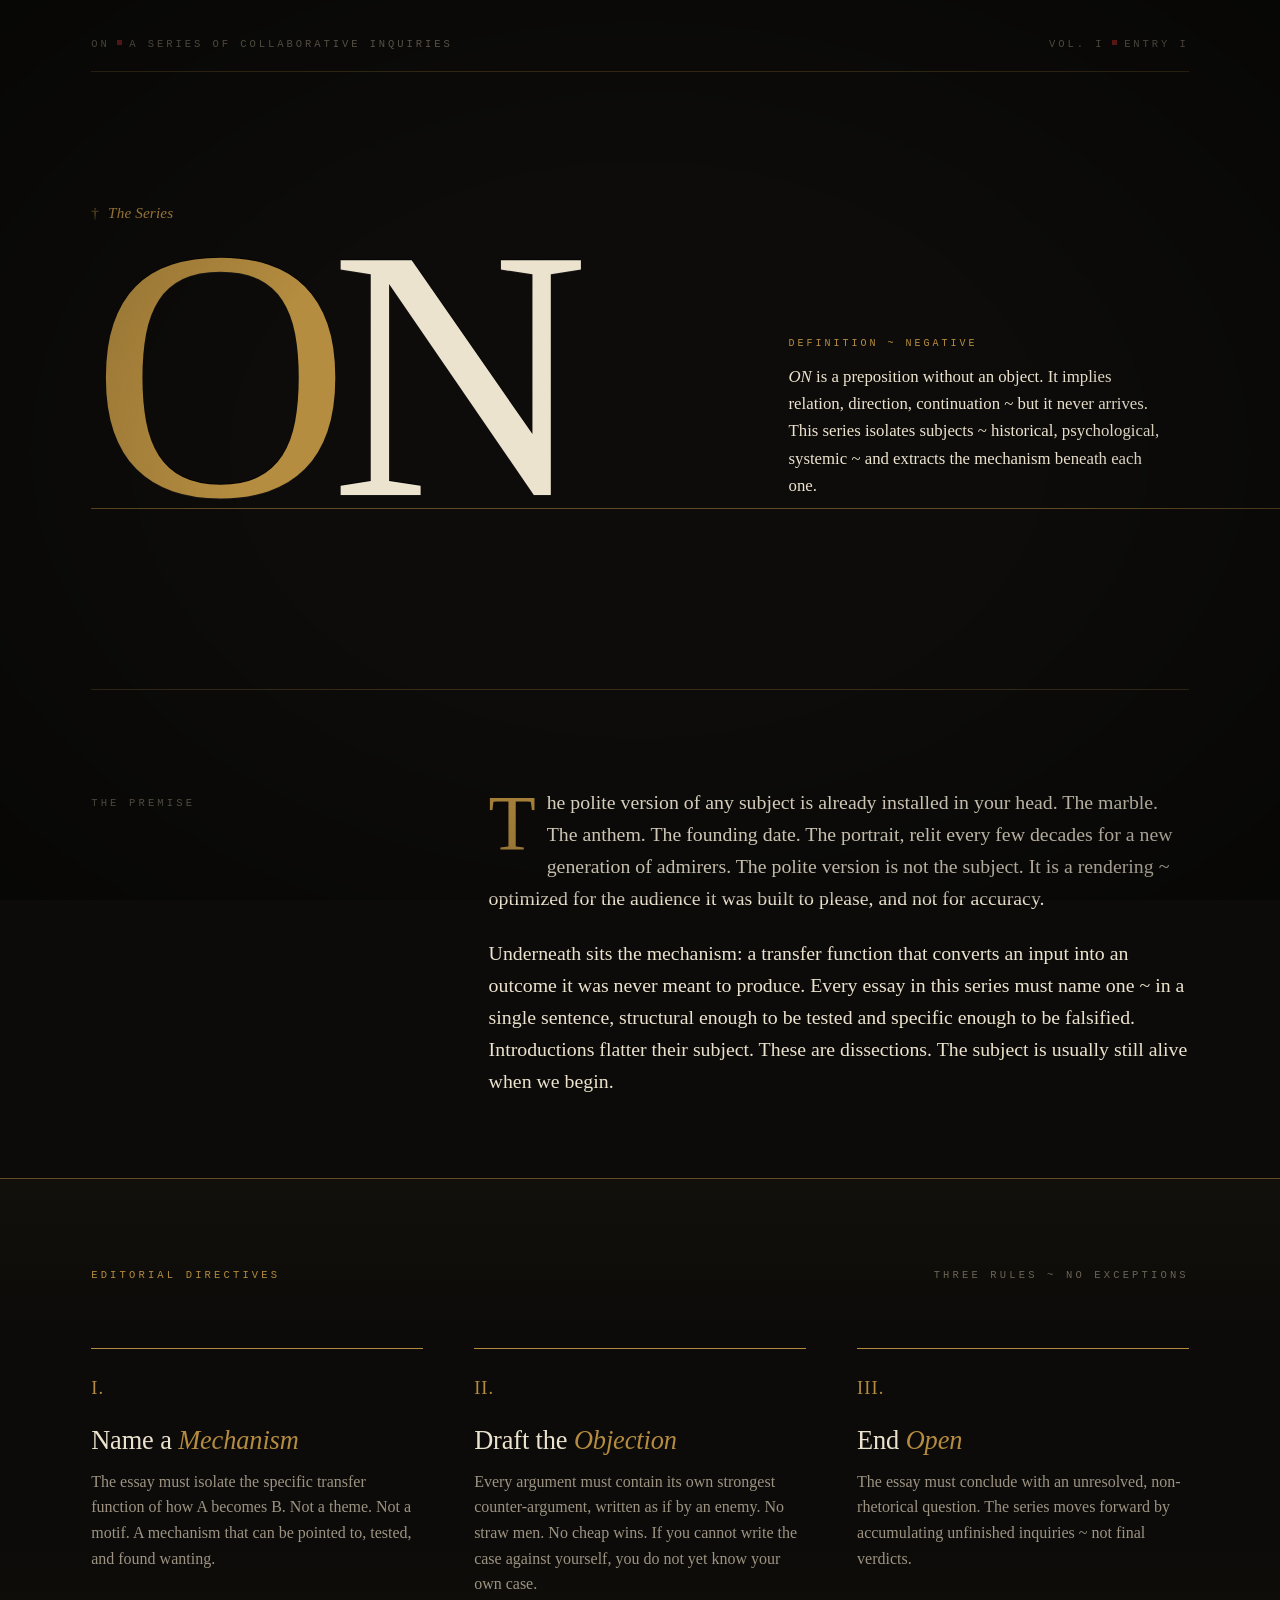
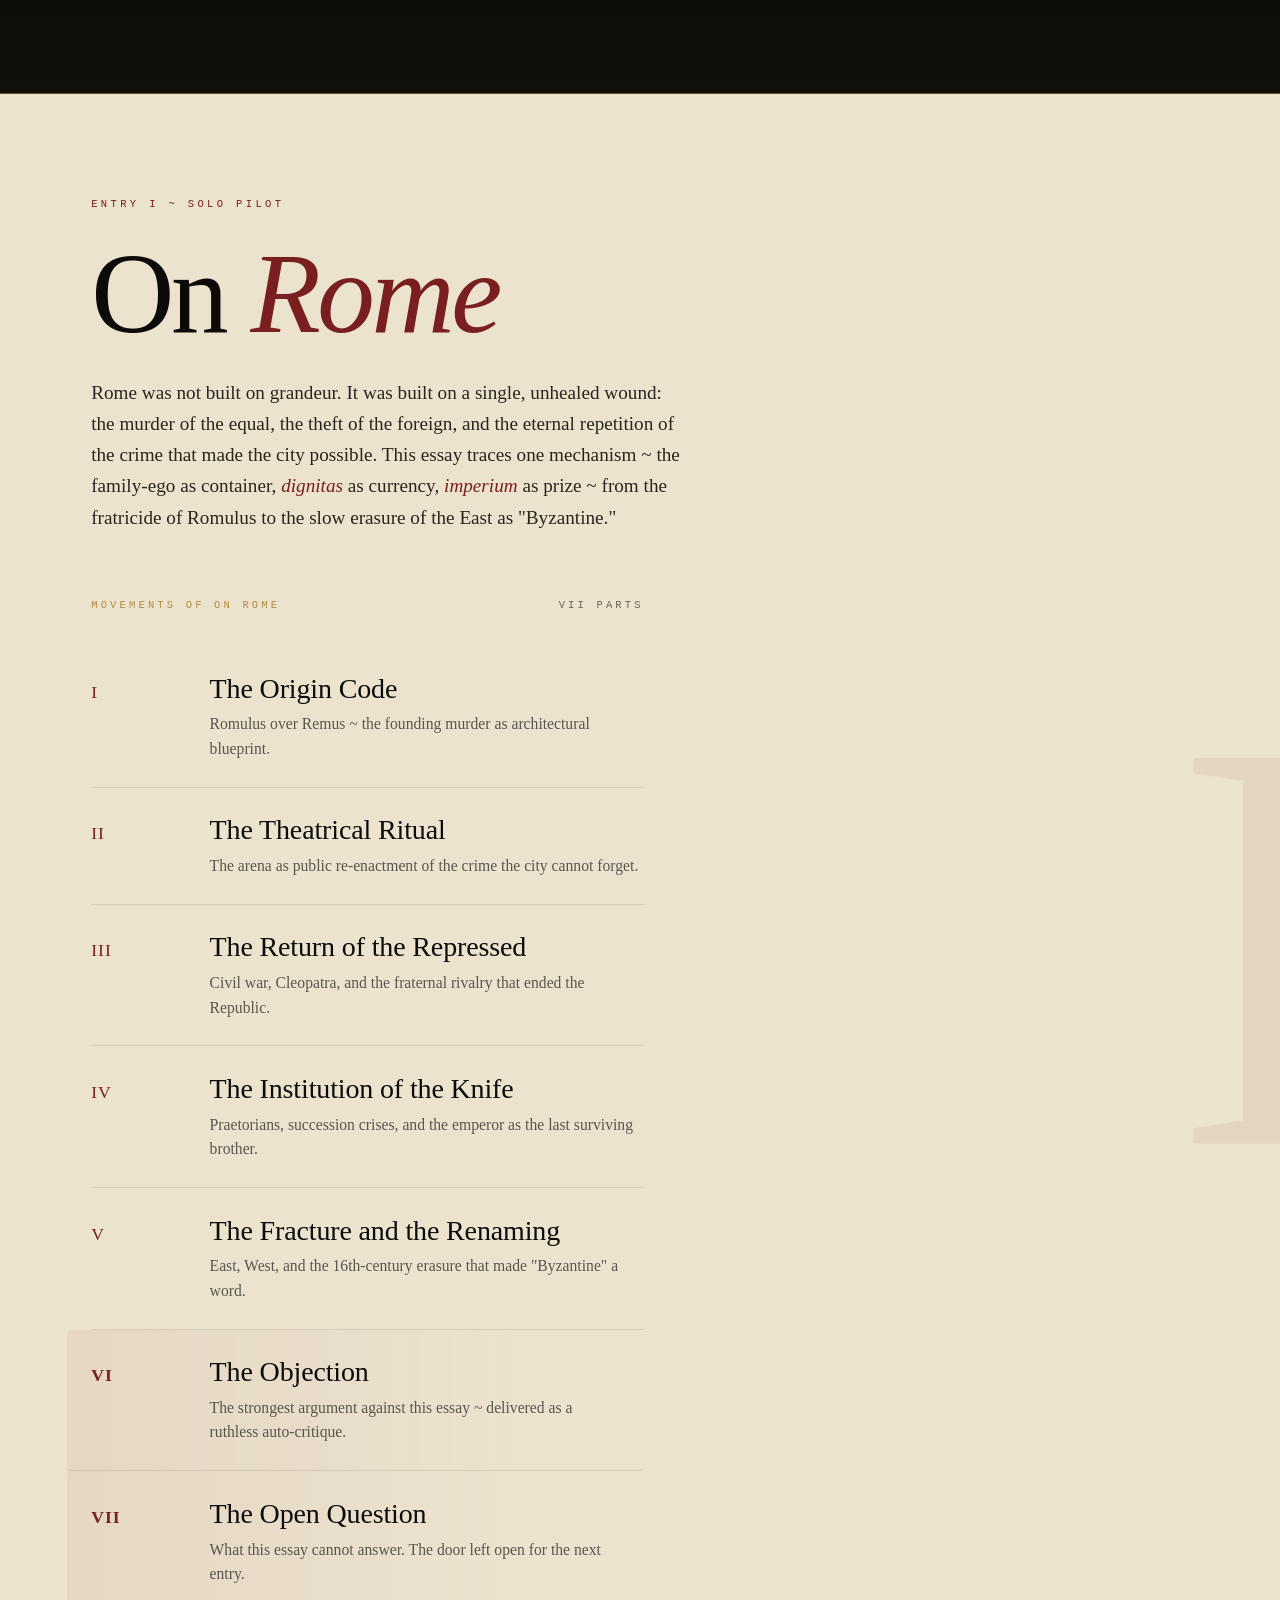
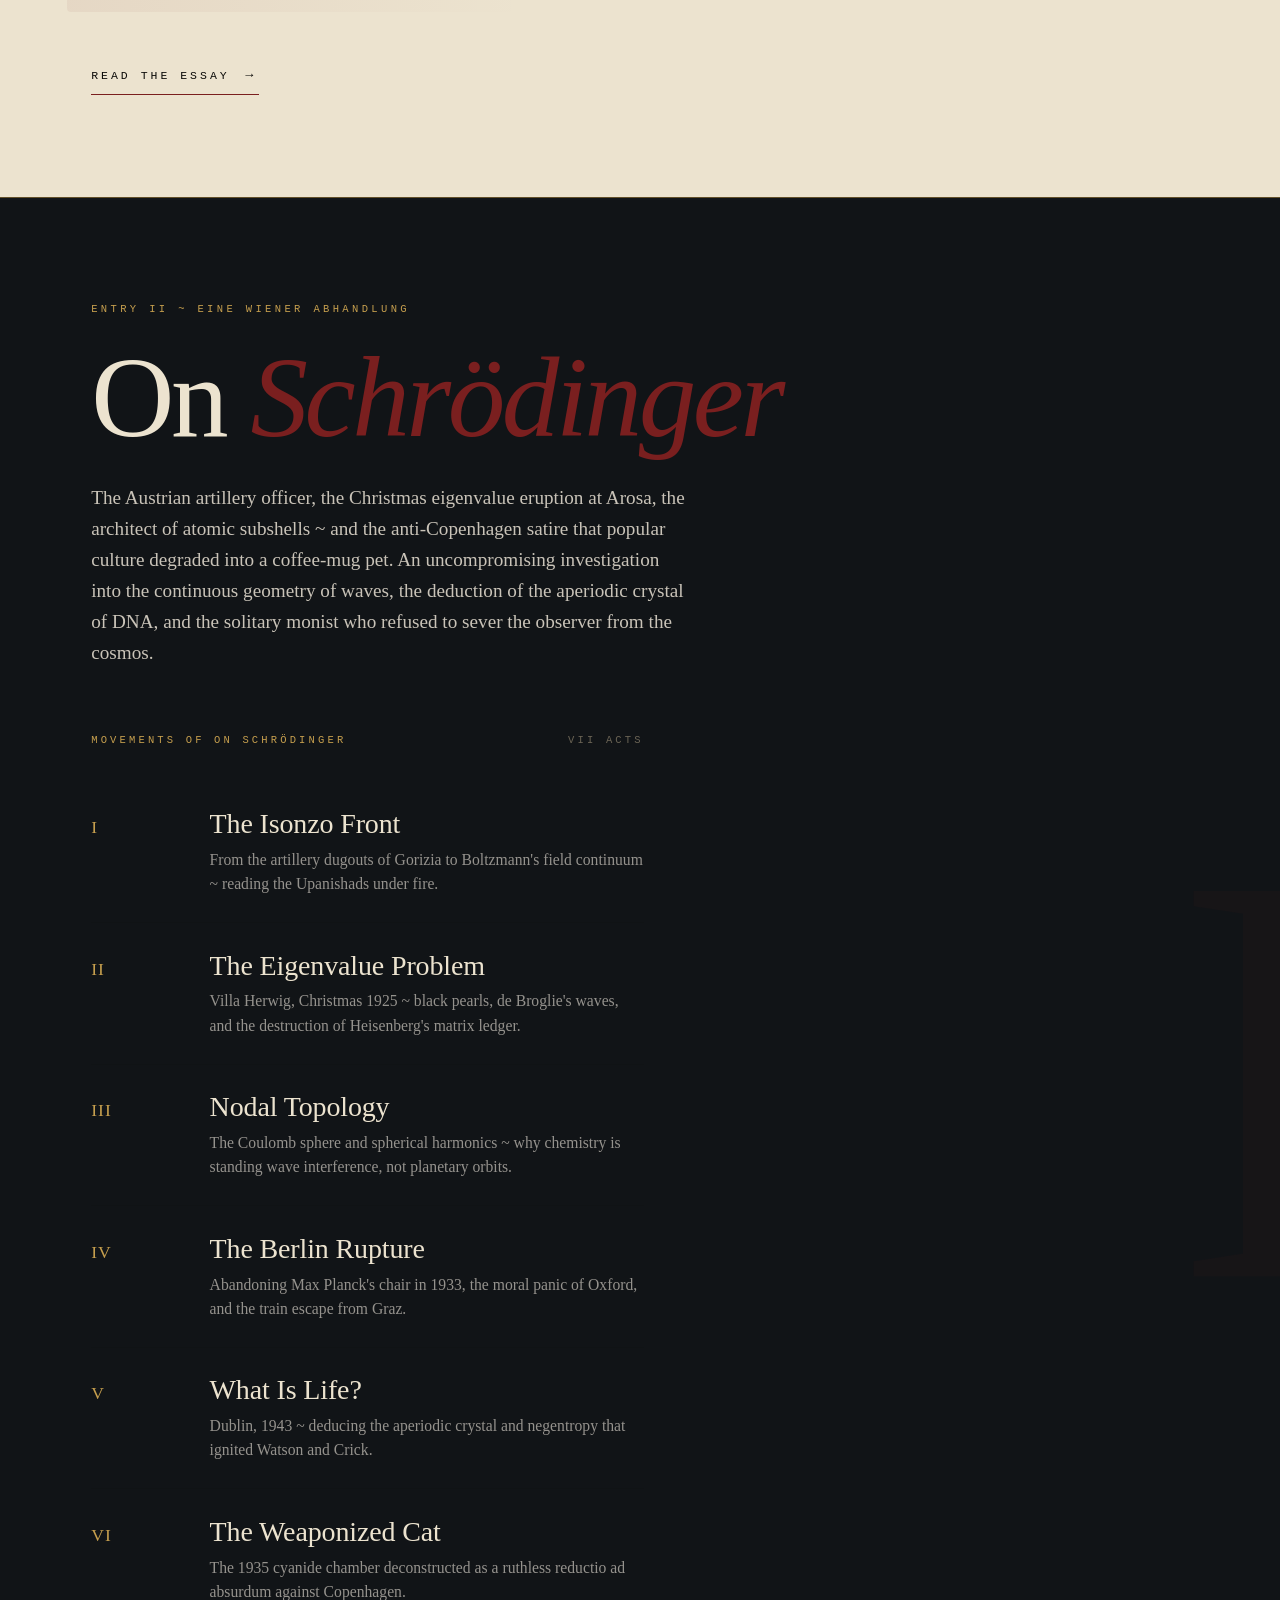
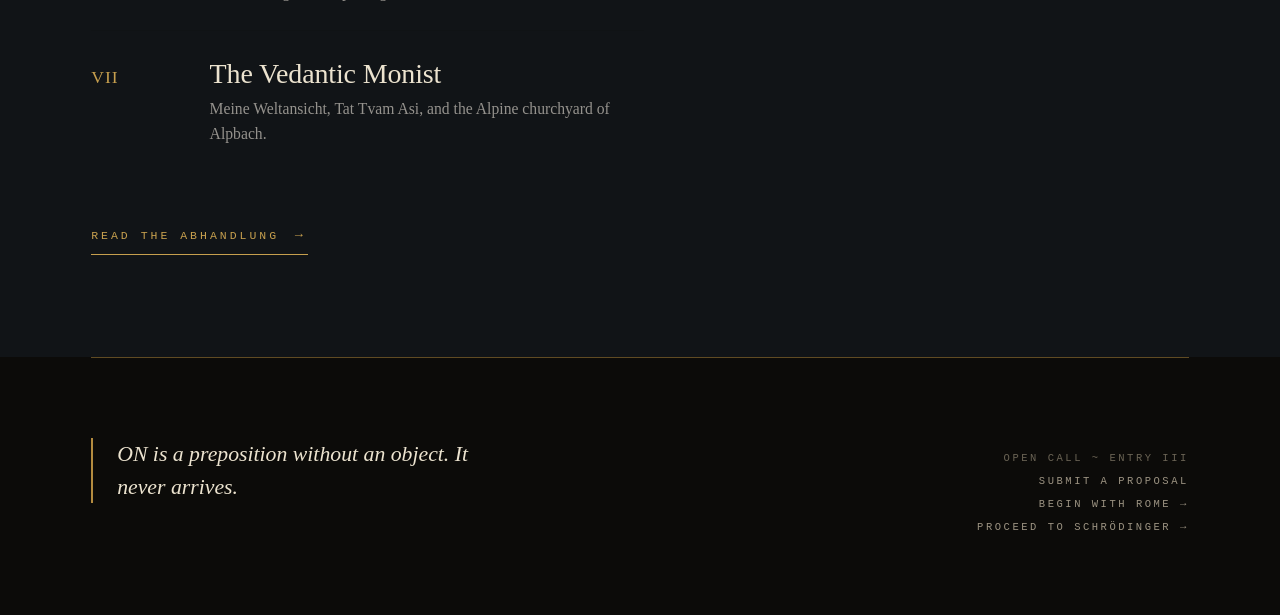
<file: On.html>
<!DOCTYPE html>
<html lang="en">
<head>
<meta charset="utf-8">
<meta name="viewport" content="width=device-width, initial-scale=1">
<title>ON ~ A Series of Collaborative Inquiries</title>
<style>
  :root {
    --ink: #0c0b09;
    --ink-2: #13110d;
    --bone: #ece3cf;
    --bone-dim: #9c9382;
    --bone-faint: #6b6455;
    --bronze: #b48b3f;
    --bronze-dim: #7a5f2a;
    --oxblood: #7a1f1f;
    --rule: rgba(180, 139, 63, 0.26);
    --rule-strong: rgba(180, 139, 63, 0.5);

    --serif: 'Iowan Old Style', 'Palatino Linotype', Palatino, 'Book Antiqua', Georgia, 'Times New Roman', serif;
    --sans: -apple-system, BlinkMacSystemFont, 'Segoe UI', Helvetica, Arial, sans-serif;
    --mono: 'SF Mono', ui-monospace, 'Cascadia Mono', Menlo, Consolas, monospace;

    --container: 1200px;
    --gutter: clamp(1.25rem, 4vw, 3.5rem);
  }

  * { box-sizing: border-box; }
  html { background: var(--ink); }
  body {
    margin: 0;
    background: var(--ink);
    color: var(--bone);
    font-family: var(--serif);
    font-size: 17px;
    line-height: 1.65;
    font-feature-settings: "onum" 1, "liga" 1, "kern" 1;
    -webkit-font-smoothing: antialiased;
    text-rendering: optimizeLegibility;
    position: relative;
    overflow-x: hidden;
  }

  /* Grain */
  body::after {
    content: "";
    position: fixed;
    inset: 0;
    pointer-events: none;
    z-index: 9999;
    opacity: 0.055;
    background-image: url("data:image/svg+xml;utf8,<svg xmlns='http://www.w3.org/2000/svg' width='260' height='260'><filter id='n'><feTurbulence type='fractalNoise' baseFrequency='0.9' numOctaves='2' stitchTiles='stitch'/><feColorMatrix values='0 0 0 0 0.92  0 0 0 0 0.85  0 0 0 0 0.72  0 0 0 0.55 0'/></filter><rect width='100%25' height='100%25' filter='url(%23n)'/></svg>");
    mix-blend-mode: overlay;
  }

  /* Vignette */
  body::before {
    content: "";
    position: fixed;
    inset: 0;
    pointer-events: none;
    z-index: 9998;
    background: radial-gradient(ellipse at center, transparent 45%, rgba(0,0,0,0.45) 100%);
  }

  .wrap {
    max-width: var(--container);
    margin: 0 auto;
    padding: 0 var(--gutter);
    position: relative;
    z-index: 1;
  }

  /* ---------- TOP STRIP ---------- */
  .topstrip {
    display: flex;
    justify-content: space-between;
    align-items: baseline;
    font-family: var(--mono);
    font-size: 10.5px;
    letter-spacing: 0.28em;
    text-transform: uppercase;
    color: var(--bone-faint);
    padding: clamp(1.5rem, 3vw, 2.25rem) 0 1.1rem;
    border-bottom: 1px solid var(--rule);
  }
  .topstrip .dot {
    display: inline-block;
    width: 5px; height: 5px;
    background: var(--oxblood);
    margin: 0 0.7em;
    transform: translateY(-2px);
  }

  /* ---------- MASTHEAD ---------- */
  .masthead {
    padding: clamp(2.5rem, 6vw, 4.5rem) 0 clamp(3rem, 7vw, 6rem);
  }

  .hero {
    display: grid;
    grid-template-columns: minmax(0, 1.55fr) minmax(0, 1fr);
    gap: clamp(2rem, 6vw, 5rem);
    align-items: end;
    margin-top: clamp(2rem, 5vw, 3.5rem);
  }
  @media (max-width: 820px) {
    .hero { grid-template-columns: 1fr; align-items: start; }
  }

  .hero-left { position: relative; min-width: 0; }

  .kicker {
    font-family: var(--serif);
    font-style: italic;
    font-size: 0.95rem;
    color: var(--bronze);
    margin-bottom: 0.85rem;
    display: block;
    letter-spacing: 0.01em;
  }
  .kicker::before {
    content: "†";
    margin-right: 0.6em;
    font-style: normal;
    color: var(--bronze-dim);
  }

  .display-on {
    font-family: var(--serif);
    font-weight: 400;
    font-size: clamp(10rem, 28vw, 24rem);
    line-height: 0.76;
    letter-spacing: -0.055em;
    margin: 0;
    color: var(--bone);
    position: relative;
    display: inline-block;
    text-shadow:
      0 -1px 0 rgba(0,0,0,0.9),
      0 1px 0 rgba(255,255,255,0.045);
  }
  .display-on .o { color: var(--bronze); }
  .display-on .n { color: var(--bone); }

  /* the missing-object rule that runs off the right */
  .hero-left::after {
    content: "";
    position: absolute;
    left: 0;
    bottom: 0.13em;
    width: 200vw;
    height: 1px;
    background: linear-gradient(90deg, var(--bronze) 0%, var(--bronze) 40%, transparent 100%);
    opacity: 0.5;
    pointer-events: none;
  }

  .hero-right {
    padding-bottom: 0.75rem;
    max-width: 44ch;
  }
  .hero-right p {
    margin: 0;
    color: var(--bone);
    font-size: 1.05rem;
    line-height: 1.62;
  }
  .hero-right .lead-word {
    font-family: var(--mono);
    font-size: 10px;
    letter-spacing: 0.3em;
    text-transform: uppercase;
    color: var(--bronze);
    display: block;
    margin-bottom: 0.7rem;
  }
  .hero-right em {
    font-style: italic;
    color: var(--bone);
  }

  /* ---------- ARGUMENT ---------- */
  .argument {
    padding: clamp(3rem, 8vw, 6rem) 0 clamp(3rem, 7vw, 5rem);
    border-top: 1px solid var(--rule);
    margin-top: clamp(3rem, 7vw, 5.5rem);
    display: grid;
    grid-template-columns: 1fr 2.1fr;
    gap: clamp(2rem, 5vw, 5rem);
  }
  @media (max-width: 820px) {
    .argument { grid-template-columns: 1fr; }
  }
  .argument .label {
    font-family: var(--mono);
    font-size: 10.5px;
    letter-spacing: 0.3em;
    text-transform: uppercase;
    color: var(--bone-faint);
    padding-top: 0.6rem;
  }
  .argument .body p {
    font-size: clamp(1.1rem, 1.55vw, 1.28rem);
    line-height: 1.62;
    margin: 0 0 1.15em;
    color: var(--bone);
  }
  .argument .body p:last-child { margin-bottom: 0; }
  .argument .body p:first-child::first-letter {
    font-family: var(--serif);
    font-size: 3.9em;
    float: left;
    line-height: 0.82;
    padding: 0.08em 0.14em 0 0;
    color: var(--bronze);
    font-weight: 400;
  }

  /* ---------- DIRECTIVES (full bleed) ---------- */
  .directives {
    background:
      linear-gradient(180deg, rgba(180,139,63,0.035), transparent 30%, transparent 70%, rgba(180,139,63,0.035));
    border-top: 1px solid var(--rule-strong);
    border-bottom: 1px solid var(--rule-strong);
    padding: clamp(3rem, 7vw, 5.5rem) 0 clamp(3.5rem, 8vw, 6rem);
    position: relative;
    overflow: hidden;
  }

  .directives-head {
    display: flex;
    justify-content: space-between;
    align-items: baseline;
    margin-bottom: clamp(2.5rem, 5vw, 4rem);
    font-family: var(--mono);
    font-size: 10.5px;
    letter-spacing: 0.3em;
    text-transform: uppercase;
    color: var(--bronze);
  }
  .directives-head .count { color: var(--bone-faint); }

  .directive-grid {
    display: grid;
    grid-template-columns: repeat(3, 1fr);
    gap: clamp(1.5rem, 4vw, 3.5rem);
  }
  @media (max-width: 820px) {
    .directive-grid { grid-template-columns: 1fr; gap: 3rem; }
  }

  .directive {
    position: relative;
    padding-top: 1.5rem;
    border-top: 1px solid var(--bronze);
  }

  .directive .numeral {
    font-family: var(--serif);
    font-size: 1.15rem;
    font-weight: 400;
    color: var(--bronze);
    display: block;
    margin-bottom: 1.35rem;
    letter-spacing: 0.06em;
  }
  .directive h3 {
    font-family: var(--serif);
    font-weight: 400;
    font-size: clamp(1.35rem, 2.1vw, 1.65rem);
    line-height: 1.15;
    color: var(--bone);
    margin: 0 0 0.85rem;
    letter-spacing: -0.005em;
  }
  .directive h3 em {
    font-style: italic;
    color: var(--bronze);
  }
  .directive p {
    font-size: 1rem;
    line-height: 1.6;
    color: var(--bone-dim);
    margin: 0;
  }

  /* ---------- ENTRY SLAB (inverted) ---------- */
  .entry-slab {
    background: var(--bone);
    color: var(--ink);
    padding: clamp(3.5rem, 8vw, 6.5rem) 0;
    position: relative;
    overflow: hidden;
    isolation: isolate;
  }
  .entry-slab::before {
    /* monumental background numeral */
    content: "I";
    position: absolute;
    right: -0.15em;
    top: 50%;
    transform: translateY(-50%);
    font-family: var(--serif);
    font-size: clamp(20rem, 46vw, 42rem);
    line-height: 1;
    color: rgba(107, 28, 28, 0.07);
    z-index: 0;
    pointer-events: none;
    font-weight: 400;
  }
  .entry-slab .wrap { position: relative; z-index: 1; }

  .entry-slab .label {
    font-family: var(--mono);
    font-size: 10.5px;
    letter-spacing: 0.32em;
    text-transform: uppercase;
    color: var(--oxblood);
    display: block;
    margin-bottom: 1.75rem;
  }
  .entry-slab h2 {
    font-family: var(--serif);
    font-weight: 400;
    font-size: clamp(3.5rem, 9vw, 8rem);
    line-height: 0.9;
    letter-spacing: -0.03em;
    color: var(--ink);
    margin: 0 0 2rem;
  }
  .entry-slab h2 em {
    font-style: italic;
    color: var(--oxblood);
  }
  .entry-slab .blurb {
    max-width: 62ch;
    font-size: clamp(1.05rem, 1.5vw, 1.22rem);
    line-height: 1.62;
    color: #2a251c;
    margin: 0 0 2.5rem;
  }
  .entry-slab .blurb em {
    font-style: italic;
    color: var(--oxblood);
  }
  .entry-slab .cta {
    display: inline-flex;
    align-items: baseline;
    gap: 0.8rem;
    font-family: var(--mono);
    font-size: 11.5px;
    letter-spacing: 0.26em;
    text-transform: uppercase;
    color: var(--ink);
    text-decoration: none;
    border-bottom: 1px solid var(--oxblood);
    padding-bottom: 0.5rem;
    transition: color 0.2s, border-color 0.2s;
  }
  .entry-slab .cta:hover {
    color: var(--oxblood);
    border-color: var(--ink);
  }
  .entry-slab .cta::after {
    content: "→";
    font-family: var(--serif);
    font-size: 1.15em;
    transition: transform 0.25s;
  }
  .entry-slab .cta:hover::after { transform: translateX(5px); }

  /* ---------- INDEX ---------- */
  .index-section {
    padding: clamp(3.5rem, 8vw, 6rem) 0 clamp(2rem, 5vw, 4rem);
  }
  .index-head {
    display: flex;
    justify-content: space-between;
    align-items: baseline;
    margin-bottom: clamp(2rem, 4vw, 3.5rem);
    font-family: var(--mono);
    font-size: 10.5px;
    letter-spacing: 0.3em;
    text-transform: uppercase;
    color: var(--bronze);
  }
  .index-head .count { color: var(--bone-faint); }

  .index-list {
    list-style: none;
    padding: 0;
    margin: 0;
  }
  .index-list li {
    display: grid;
    grid-template-columns: 5rem 1fr;
    gap: clamp(1rem, 3vw, 2.5rem);
    padding: 1.6rem 0;
    border-bottom: 1px solid rgba(12, 11, 9, 0.1);
    align-items: baseline;
  }
  .index-list li:last-child { border-bottom: none; }
  @media (max-width: 620px) {
    .index-list li { grid-template-columns: 2.75rem 1fr; gap: 1rem; }
  }
  .index-list .num {
    font-family: var(--serif);
    font-size: 1.1rem;
    color: var(--oxblood);
    letter-spacing: 0.06em;
  }
  .index-list .title {
    font-family: var(--serif);
    font-size: clamp(1.4rem, 2.2vw, 1.75rem);
    line-height: 1.2;
    color: var(--ink);
    margin: 0 0 0.45rem;
    letter-spacing: -0.005em;
  }
  .index-list .desc {
    font-size: 0.98rem;
    line-height: 1.55;
    color: rgba(12, 11, 9, 0.65);
    margin: 0;
  }
  .index-list li.special {
    background: linear-gradient(90deg, rgba(122,31,31,0.06), transparent 80%);
    border-radius: 4px;
    padding: 1.6rem 1.5rem;
    margin-left: -1.5rem;
  }
  .index-list li.special .num { color: var(--oxblood); font-weight: bold; }

  /* ---------- COLOPHON ---------- */
  .colophon {
    padding: clamp(3rem, 7vw, 5rem) 0 clamp(3.5rem, 6vw, 5rem);
    border-top: 1px solid var(--rule-strong);
    display: grid;
    grid-template-columns: 1.2fr 1fr;
    gap: 3rem;
    align-items: baseline;
  }
  @media (max-width: 740px) {
    .colophon { grid-template-columns: 1fr; gap: 2rem; }
  }
  .colophon .motto {
    font-family: var(--serif);
    font-style: italic;
    font-size: clamp(1.15rem, 1.7vw, 1.4rem);
    line-height: 1.5;
    color: var(--bone);
    margin: 0;
    max-width: 36ch;
    padding-left: 1.5rem;
    border-left: 2px solid var(--bronze);
  }
  .colophon .meta {
    font-family: var(--mono);
    font-size: 10.5px;
    letter-spacing: 0.24em;
    text-transform: uppercase;
    color: var(--bone-faint);
    text-align: right;
    line-height: 2.2;
  }
  @media (max-width: 740px) {
    .colophon .meta { text-align: left; }
  }
  .colophon .meta a {
    color: var(--bone-dim);
    text-decoration: none;
    border-bottom: 1px solid transparent;
    transition: border-color 0.2s, color 0.2s;
  }
  .colophon .meta a:hover {
    color: var(--bronze);
    border-color: var(--bronze);
  }

  ::selection {
    background: var(--bronze);
    color: var(--ink);
  }
</style>
</head>
<body>

  <div class="wrap">
    <!-- ============ TOP STRIP ============ -->
    <div class="topstrip">
      <span>ON<span class="dot"></span>A Series of Collaborative Inquiries</span>
      <span>Vol. I<span class="dot"></span>Entry I</span>
    </div>

    <!-- ============ MASTHEAD ============ -->
    <header class="masthead">
      <div class="hero">
        <div class="hero-left">
          <span class="kicker">The Series</span>
          <h1 class="display-on"><span class="o">O</span><span class="n">N</span></h1>
        </div>
        <div class="hero-right">
          <p>
            <span class="lead-word">Definition ~ Negative</span>
            <em>ON</em> is a preposition without an object. It implies
            relation, direction, continuation ~ but it never arrives.
            This series isolates subjects ~ historical, psychological,
            systemic ~ and extracts the mechanism beneath each one.
          </p>
        </div>
      </div>
    </header>

    <!-- ============ ARGUMENT ============ -->
    <section class="argument">
      <div class="label">The Premise</div>
      <div class="body">
        <p>
          The polite version of any subject is already installed in your
          head. The marble. The anthem. The founding date. The portrait,
          relit every few decades for a new generation of admirers. The
          polite version is not the subject. It is a rendering ~
          optimized for the audience it was built to please, and not for
          accuracy.
        </p>
        <p>
          Underneath sits the mechanism: a transfer function that
          converts an input into an outcome it was never meant to
          produce. Every essay in this series must name one ~ in a
          single sentence, structural enough to be tested and specific
          enough to be falsified. Introductions flatter their subject.
          These are dissections. The subject is usually still alive when
          we begin.
        </p>
      </div>
    </section>
  </div> <!-- end wrap -->

  <!-- ============ DIRECTIVES ============ -->
  <section class="directives">
    <div class="wrap">
      <div class="directives-head">
        <span>Editorial Directives</span>
        <span class="count">Three Rules ~ No Exceptions</span>
      </div>
      <div class="directive-grid">
        <div class="directive">
          <span class="numeral">I.</span>
          <h3>Name a <em>Mechanism</em></h3>
          <p>
            The essay must isolate the specific transfer function of
            how A becomes B. Not a theme. Not a motif. A mechanism
            that can be pointed to, tested, and found wanting.
          </p>
        </div>
        <div class="directive">
          <span class="numeral">II.</span>
          <h3>Draft the <em>Objection</em></h3>
          <p>
            Every argument must contain its own strongest
            counter-argument, written as if by an enemy. No straw
            men. No cheap wins. If you cannot write the case against
            yourself, you do not yet know your own case.
          </p>
        </div>
        <div class="directive">
          <span class="numeral">III.</span>
          <h3>End <em>Open</em></h3>
          <p>
            The essay must conclude with an unresolved,
            non-rhetorical question. The series moves forward by
            accumulating unfinished inquiries ~ not final verdicts.
          </p>
        </div>
      </div>
    </div>
  </section>

  <!-- ============ ENTRY I SLAB ============ -->
  <section class="entry-slab">
    <div class="wrap">
      <span class="label">Entry I ~ Solo Pilot</span>
      <h2>On <em>Rome</em></h2>
      <p class="blurb">
        Rome was not built on grandeur. It was built on a single,
        unhealed wound: the murder of the equal, the theft of the
        foreign, and the eternal repetition of the crime that made
        the city possible. This essay traces one mechanism ~ the
        family-ego as container, <em>dignitas</em> as currency,
        <em>imperium</em> as prize ~ from the fratricide of Romulus
        to the slow erasure of the East as "Byzantine."
      </p>

      <!-- ============ NESTED INDEX ============ -->
      <div class="index-section" style="padding: 1.5rem 0 3rem; max-width: 65ch;">
        <div class="index-head" style="margin-bottom: 2rem;">
          <span>Movements of On Rome</span>
          <span class="count">VII Parts</span>
        </div>
        <ol class="index-list">
          <li>
            <span class="num">I</span>
            <div>
              <p class="title">The Origin Code</p>
              <p class="desc">Romulus over Remus ~ the founding murder as architectural blueprint.</p>
            </div>
          </li>
          <li>
            <span class="num">II</span>
            <div>
              <p class="title">The Theatrical Ritual</p>
              <p class="desc">The arena as public re-enactment of the crime the city cannot forget.</p>
            </div>
          </li>
          <li>
            <span class="num">III</span>
            <div>
              <p class="title">The Return of the Repressed</p>
              <p class="desc">Civil war, Cleopatra, and the fraternal rivalry that ended the Republic.</p>
            </div>
          </li>
          <li>
            <span class="num">IV</span>
            <div>
              <p class="title">The Institution of the Knife</p>
              <p class="desc">Praetorians, succession crises, and the emperor as the last surviving brother.</p>
            </div>
          </li>
          <li>
            <span class="num">V</span>
            <div>
              <p class="title">The Fracture and the Renaming</p>
              <p class="desc">East, West, and the 16th-century erasure that made "Byzantine" a word.</p>
            </div>
          </li>
          <li class="special">
            <span class="num">VI</span>
            <div>
              <p class="title">The Objection</p>
              <p class="desc">The strongest argument against this essay ~ delivered as a ruthless auto-critique.</p>
            </div>
          </li>
          <li class="special">
            <span class="num">VII</span>
            <div>
              <p class="title">The Open Question</p>
              <p class="desc">What this essay cannot answer. The door left open for the next entry.</p>
            </div>
          </li>
        </ol>
      </div>

      <a class="cta" href="On-Rome.html">Read the Essay</a>
    </div>
  </section>

  <!-- ============ ENTRY II SLAB ============ -->
  <section class="entry-slab" style="background: #111417; color: var(--bone); border-top: 1px solid var(--rule-strong);">
    <div class="wrap">
      <span class="label" style="color: #c69f4e;">Entry II ~ Eine Wiener Abhandlung</span>
      <h2 style="color: var(--bone);">On <em>Schrödinger</em></h2>
      <p class="blurb" style="color: #c9c3b8;">
        The Austrian artillery officer, the Christmas eigenvalue eruption at Arosa, the architect of atomic subshells ~ and the anti-Copenhagen satire that popular culture degraded into a coffee-mug pet. An uncompromising investigation into the continuous geometry of waves, the deduction of the aperiodic crystal of DNA, and the solitary monist who refused to sever the observer from the cosmos.
      </p>

      <!-- ============ NESTED INDEX ============ -->
      <div class="index-section" style="padding: 1.5rem 0 3rem; max-width: 65ch;">
        <div class="index-head" style="margin-bottom: 2rem; color: #c69f4e;">
          <span>Movements of On Schrödinger</span>
          <span class="count">VII Acts</span>
        </div>
        <ol class="index-list">
          <li>
            <span class="num" style="color: #c69f4e;">I</span>
            <div>
              <p class="title" style="color: var(--bone);">The Isonzo Front</p>
              <p class="desc" style="color: rgba(220, 214, 205, 0.65);">From the artillery dugouts of Gorizia to Boltzmann's field continuum ~ reading the Upanishads under fire.</p>
            </div>
          </li>
          <li>
            <span class="num" style="color: #c69f4e;">II</span>
            <div>
              <p class="title" style="color: var(--bone);">The Eigenvalue Problem</p>
              <p class="desc" style="color: rgba(220, 214, 205, 0.65);">Villa Herwig, Christmas 1925 ~ black pearls, de Broglie's waves, and the destruction of Heisenberg's matrix ledger.</p>
            </div>
          </li>
          <li>
            <span class="num" style="color: #c69f4e;">III</span>
            <div>
              <p class="title" style="color: var(--bone);">Nodal Topology</p>
              <p class="desc" style="color: rgba(220, 214, 205, 0.65);">The Coulomb sphere and spherical harmonics ~ why chemistry is standing wave interference, not planetary orbits.</p>
            </div>
          </li>
          <li>
            <span class="num" style="color: #c69f4e;">IV</span>
            <div>
              <p class="title" style="color: var(--bone);">The Berlin Rupture</p>
              <p class="desc" style="color: rgba(220, 214, 205, 0.65);">Abandoning Max Planck's chair in 1933, the moral panic of Oxford, and the train escape from Graz.</p>
            </div>
          </li>
          <li>
            <span class="num" style="color: #c69f4e;">V</span>
            <div>
              <p class="title" style="color: var(--bone);">What Is Life?</p>
              <p class="desc" style="color: rgba(220, 214, 205, 0.65);">Dublin, 1943 ~ deducing the aperiodic crystal and negentropy that ignited Watson and Crick.</p>
            </div>
          </li>
          <li>
            <span class="num" style="color: #c69f4e;">VI</span>
            <div>
              <p class="title" style="color: var(--bone);">The Weaponized Cat</p>
              <p class="desc" style="color: rgba(220, 214, 205, 0.65);">The 1935 cyanide chamber deconstructed as a ruthless reductio ad absurdum against Copenhagen.</p>
            </div>
          </li>
          <li>
            <span class="num" style="color: #c69f4e;">VII</span>
            <div>
              <p class="title" style="color: var(--bone);">The Vedantic Monist</p>
              <p class="desc" style="color: rgba(220, 214, 205, 0.65);">Meine Weltansicht, Tat Tvam Asi, and the Alpine churchyard of Alpbach.</p>
            </div>
          </li>
        </ol>
      </div>

      <a class="cta" href="On-Schrodinger.html" style="color: #c69f4e; border-color: #c69f4e;">Read the Abhandlung</a>
    </div>
  </section>

  <div class="wrap">

    <!-- ============ COLOPHON ============ -->
    <footer class="colophon">
      <p class="motto">
        ON is a preposition without an object. It never arrives.
      </p>
      <div class="meta">
        <div>Open Call ~ Entry III</div>
        <div><a href="mailto:arshad10867c@gmail.com">Submit a Proposal</a></div>
        <div><a href="On-Rome.html">Begin with Rome →</a></div>
        <div><a href="On-Schrodinger.html">Proceed to Schrödinger →</a></div>
      </div>
    </footer>
  </div>

</body>
</html>
</file>
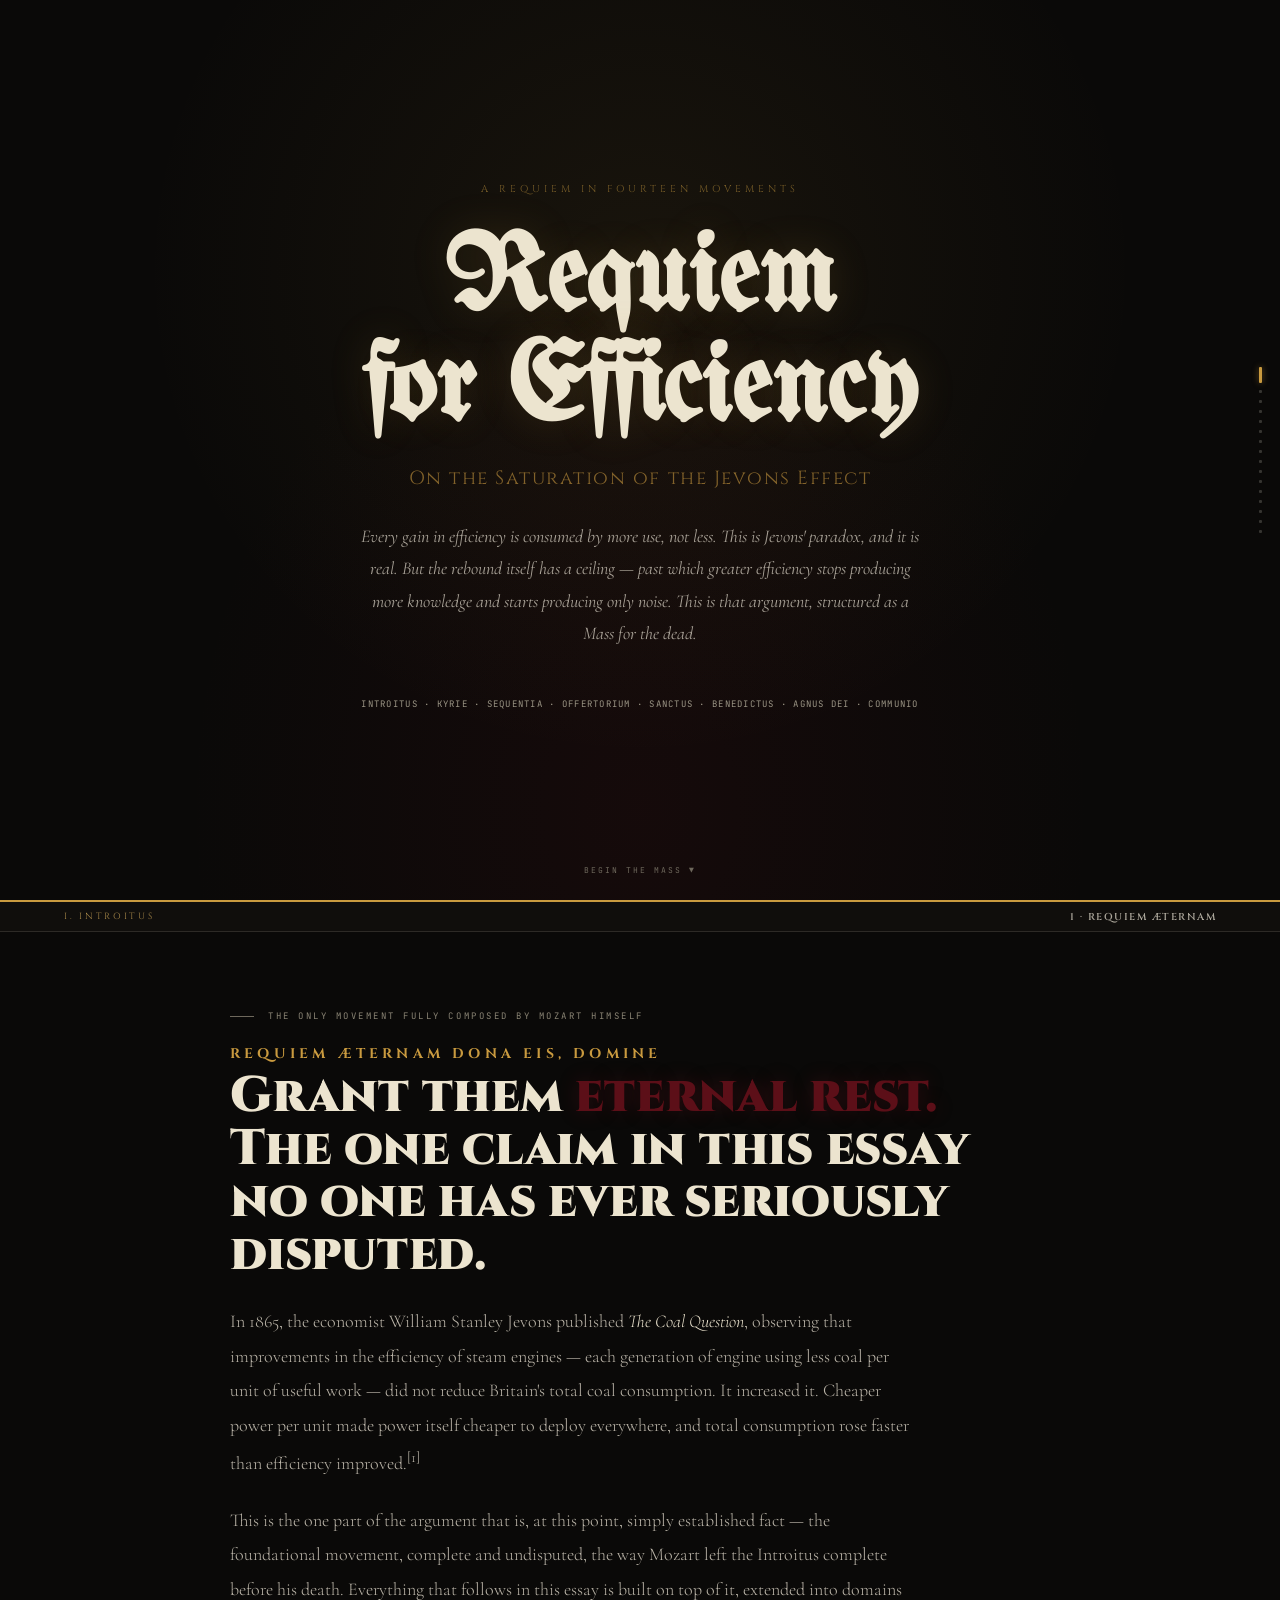
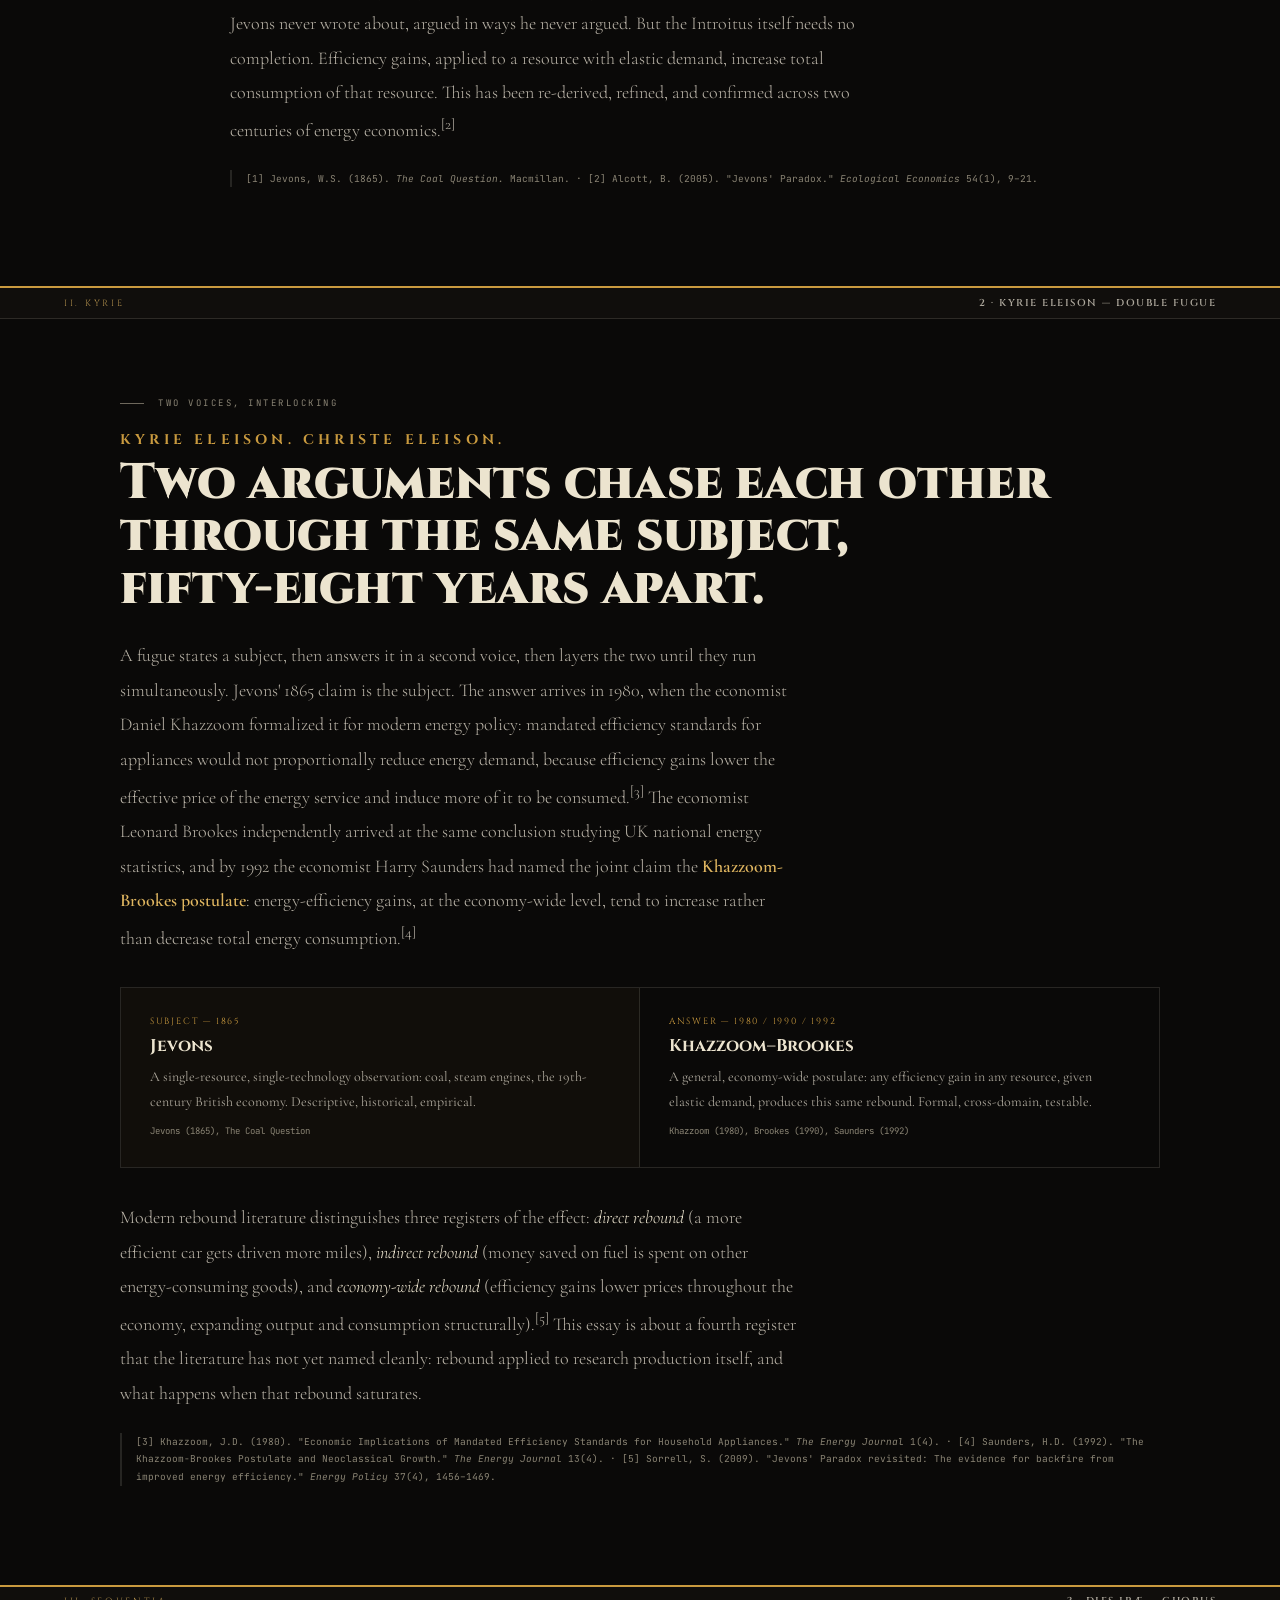
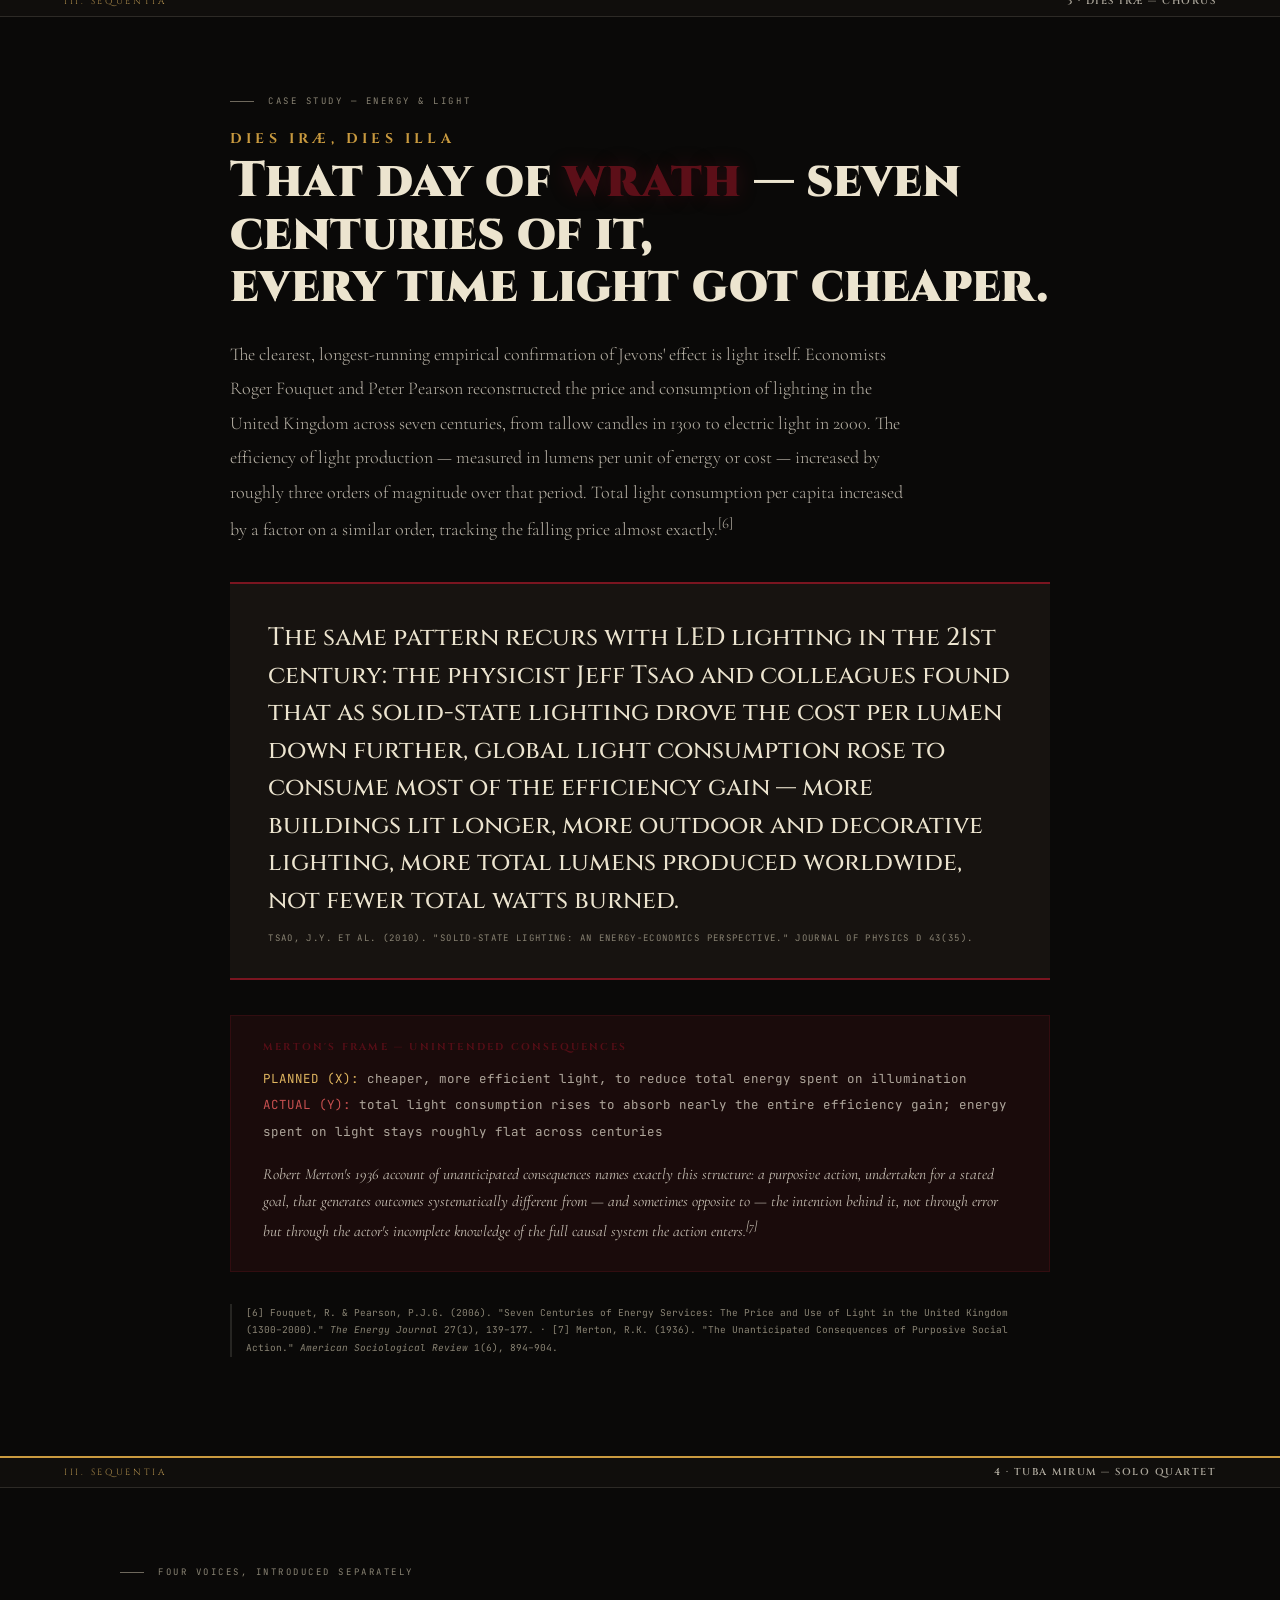
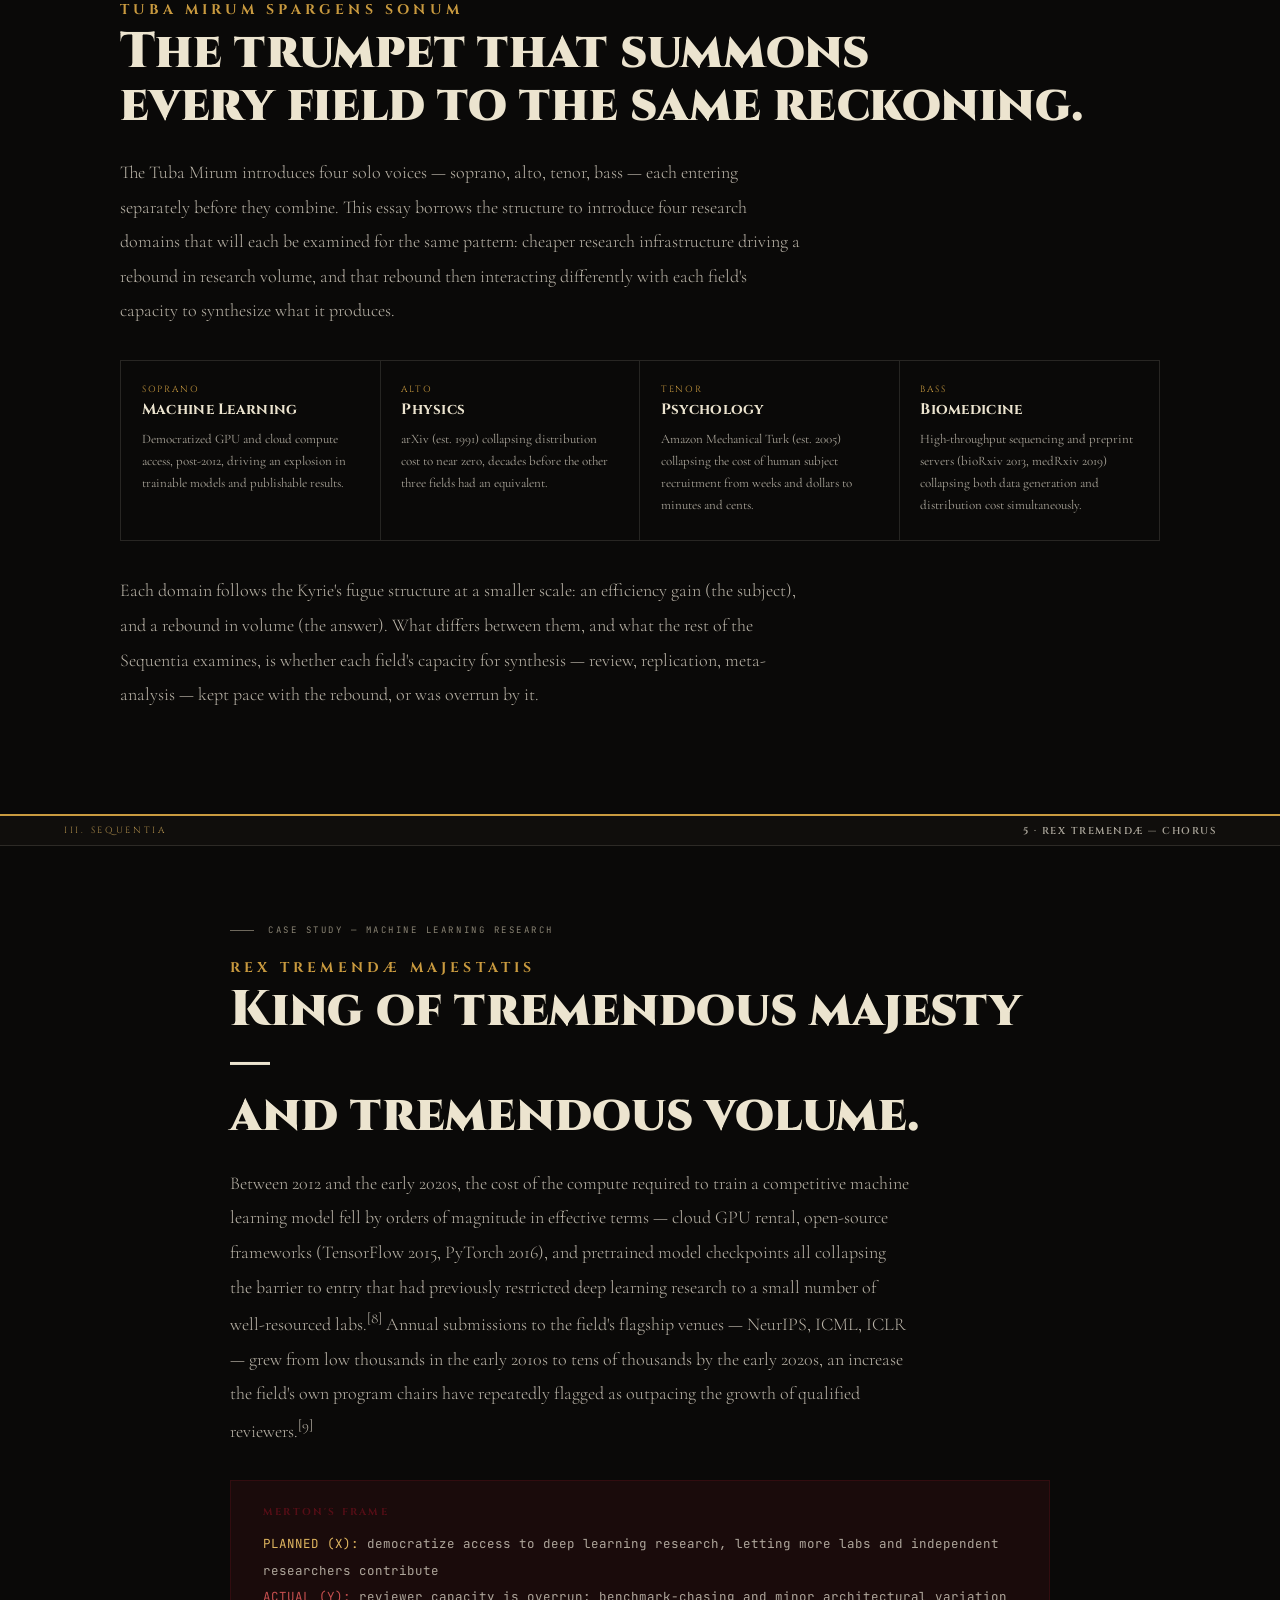
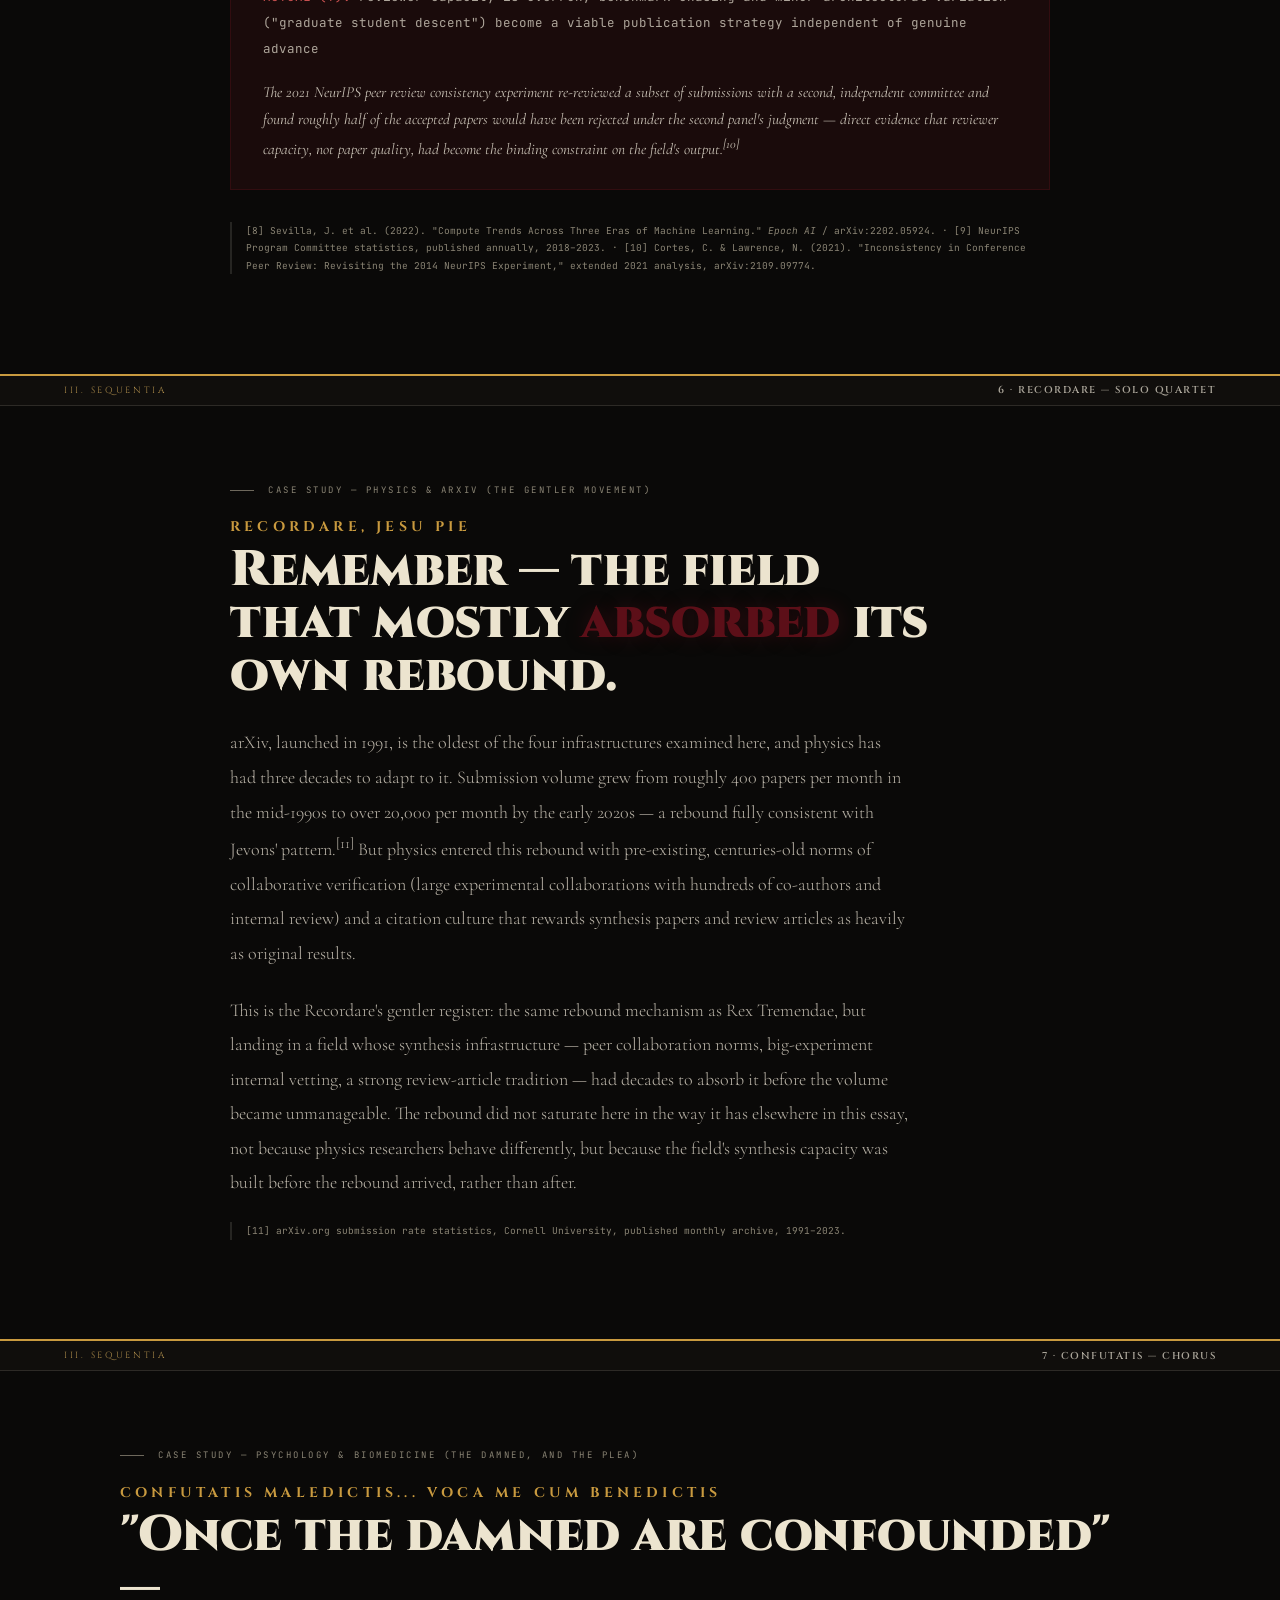
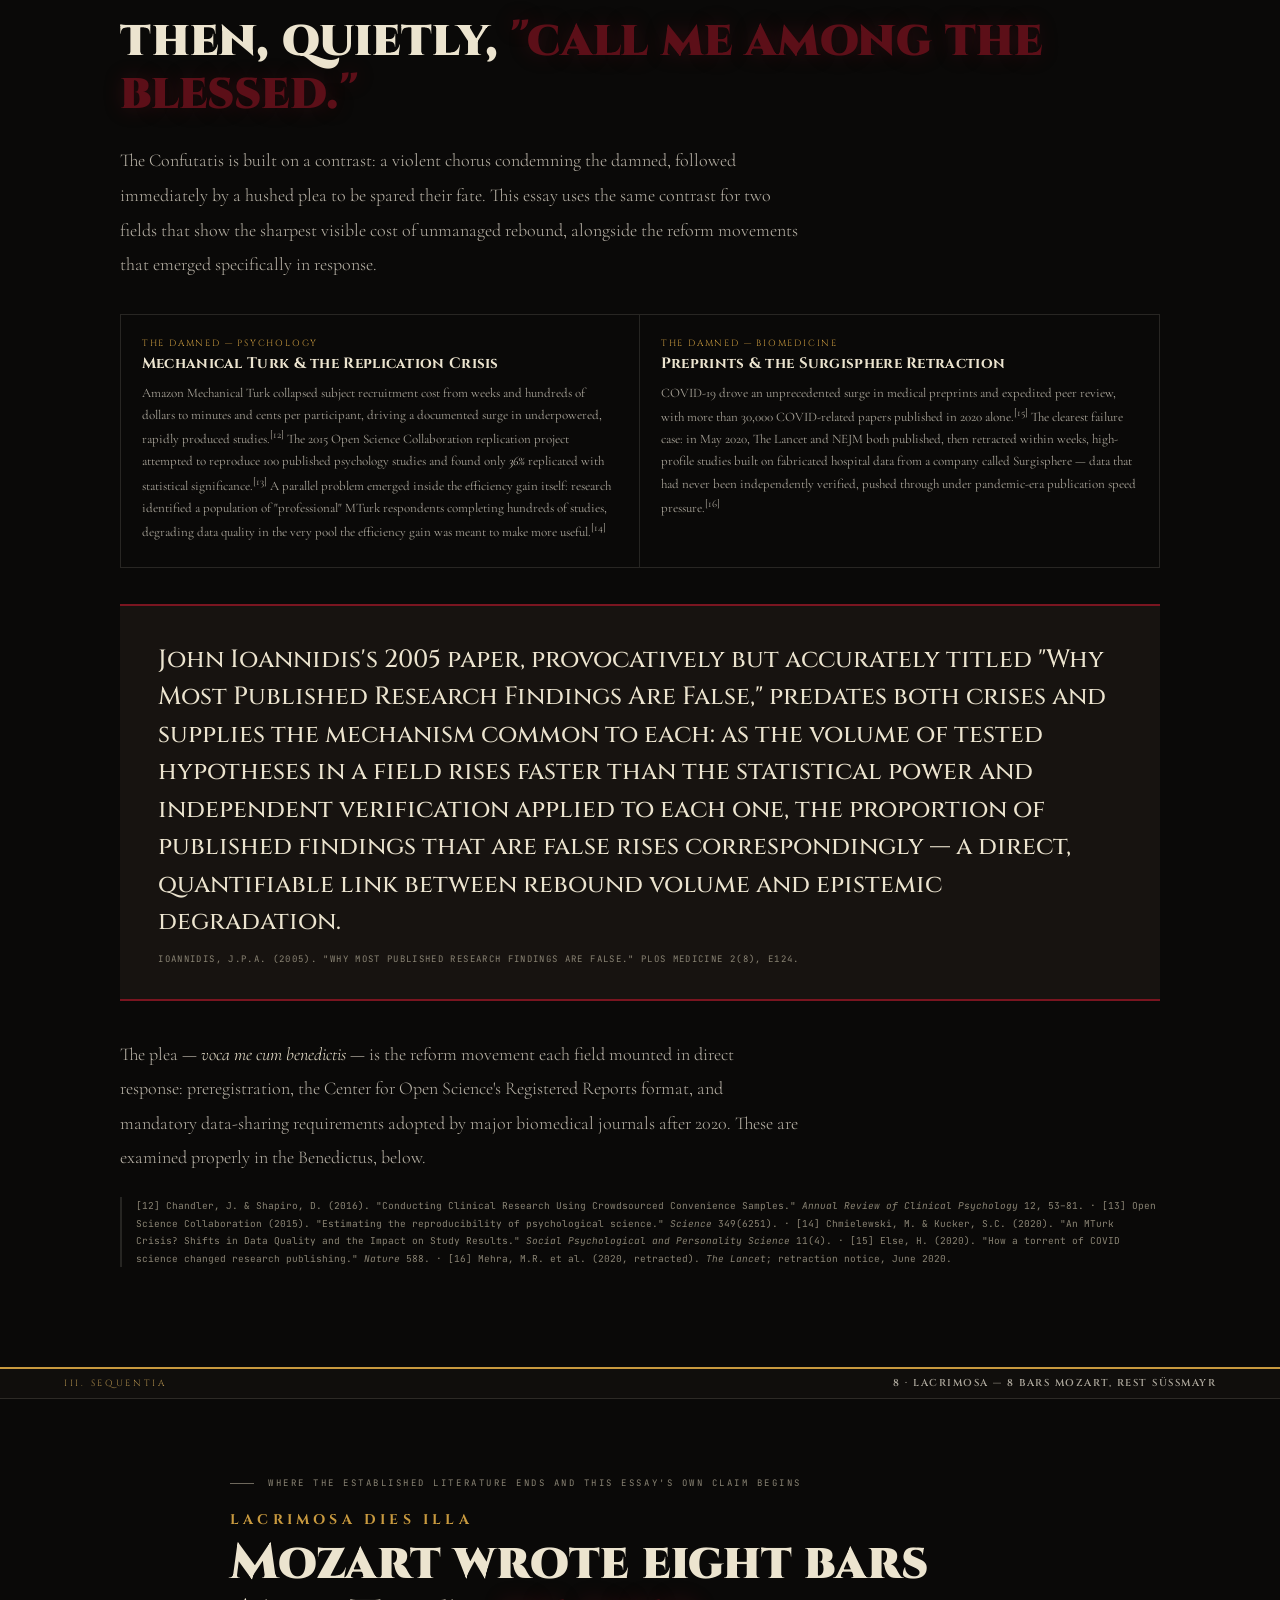
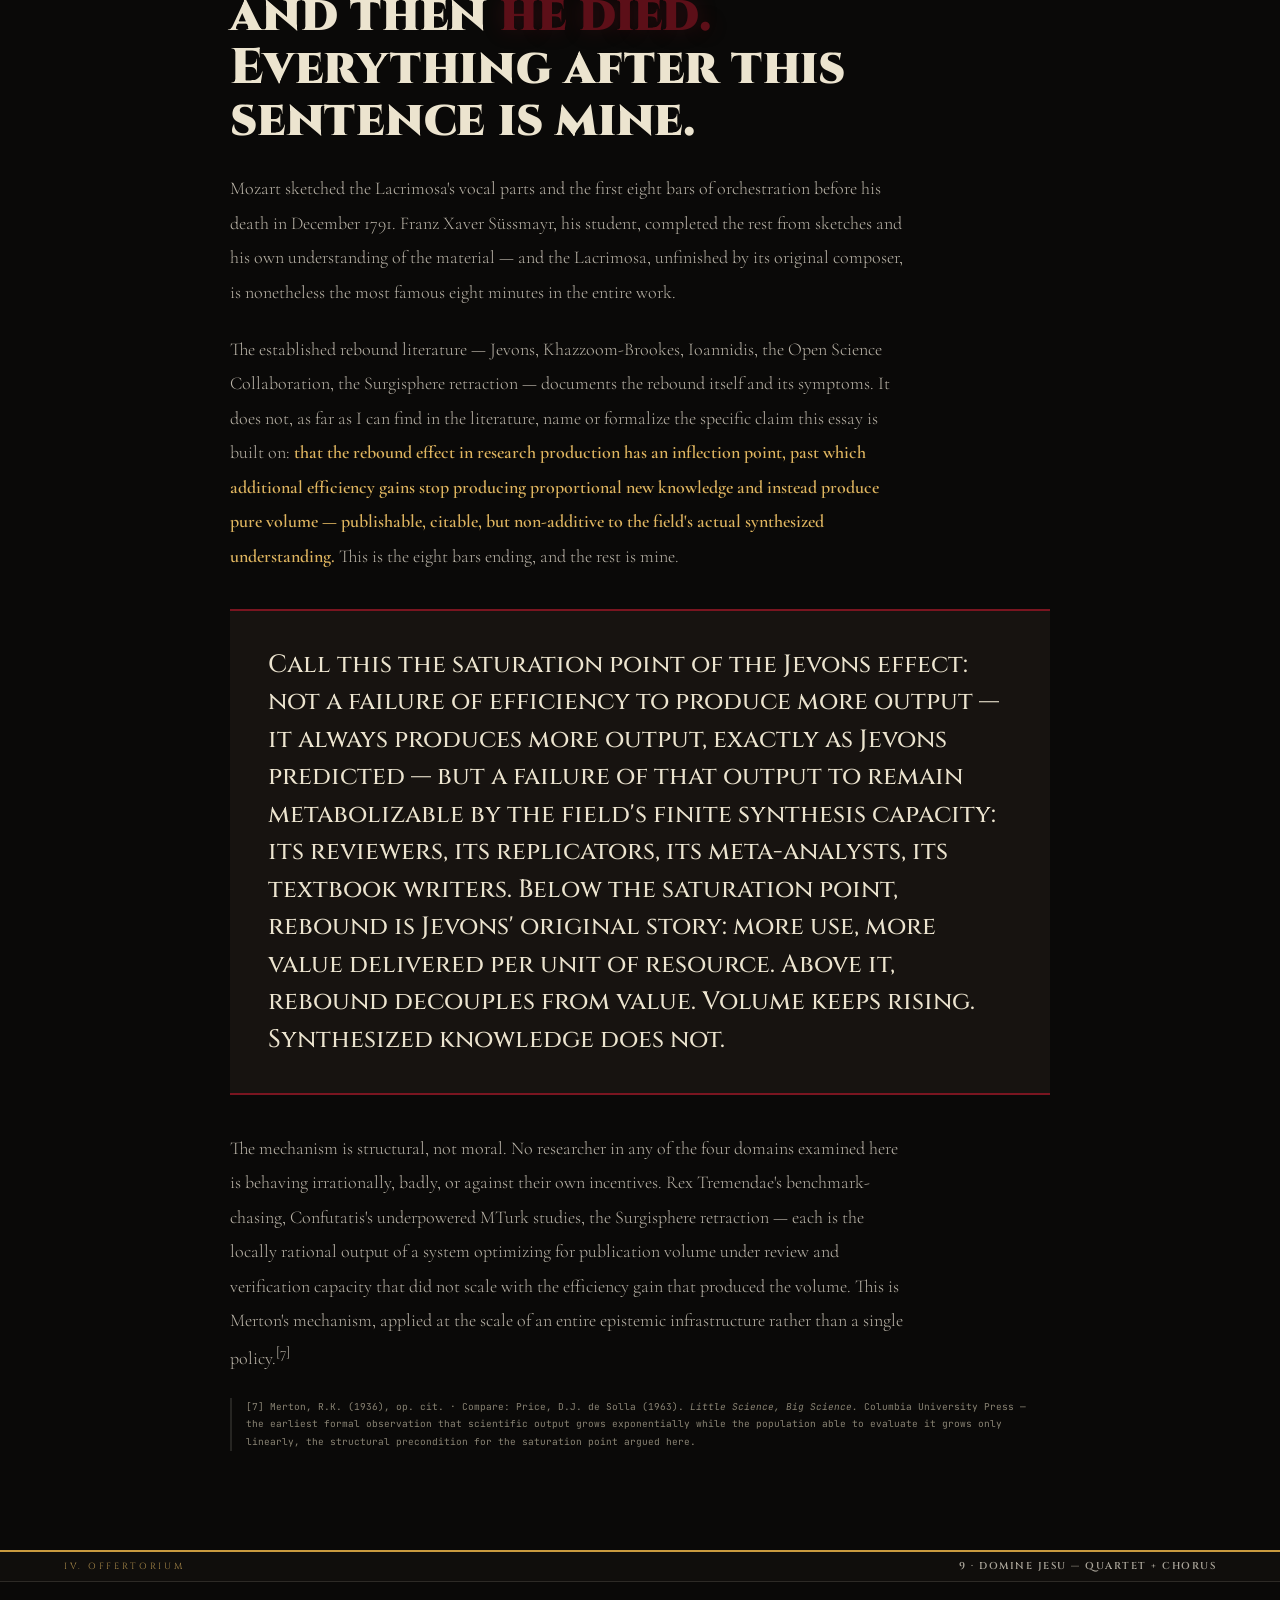
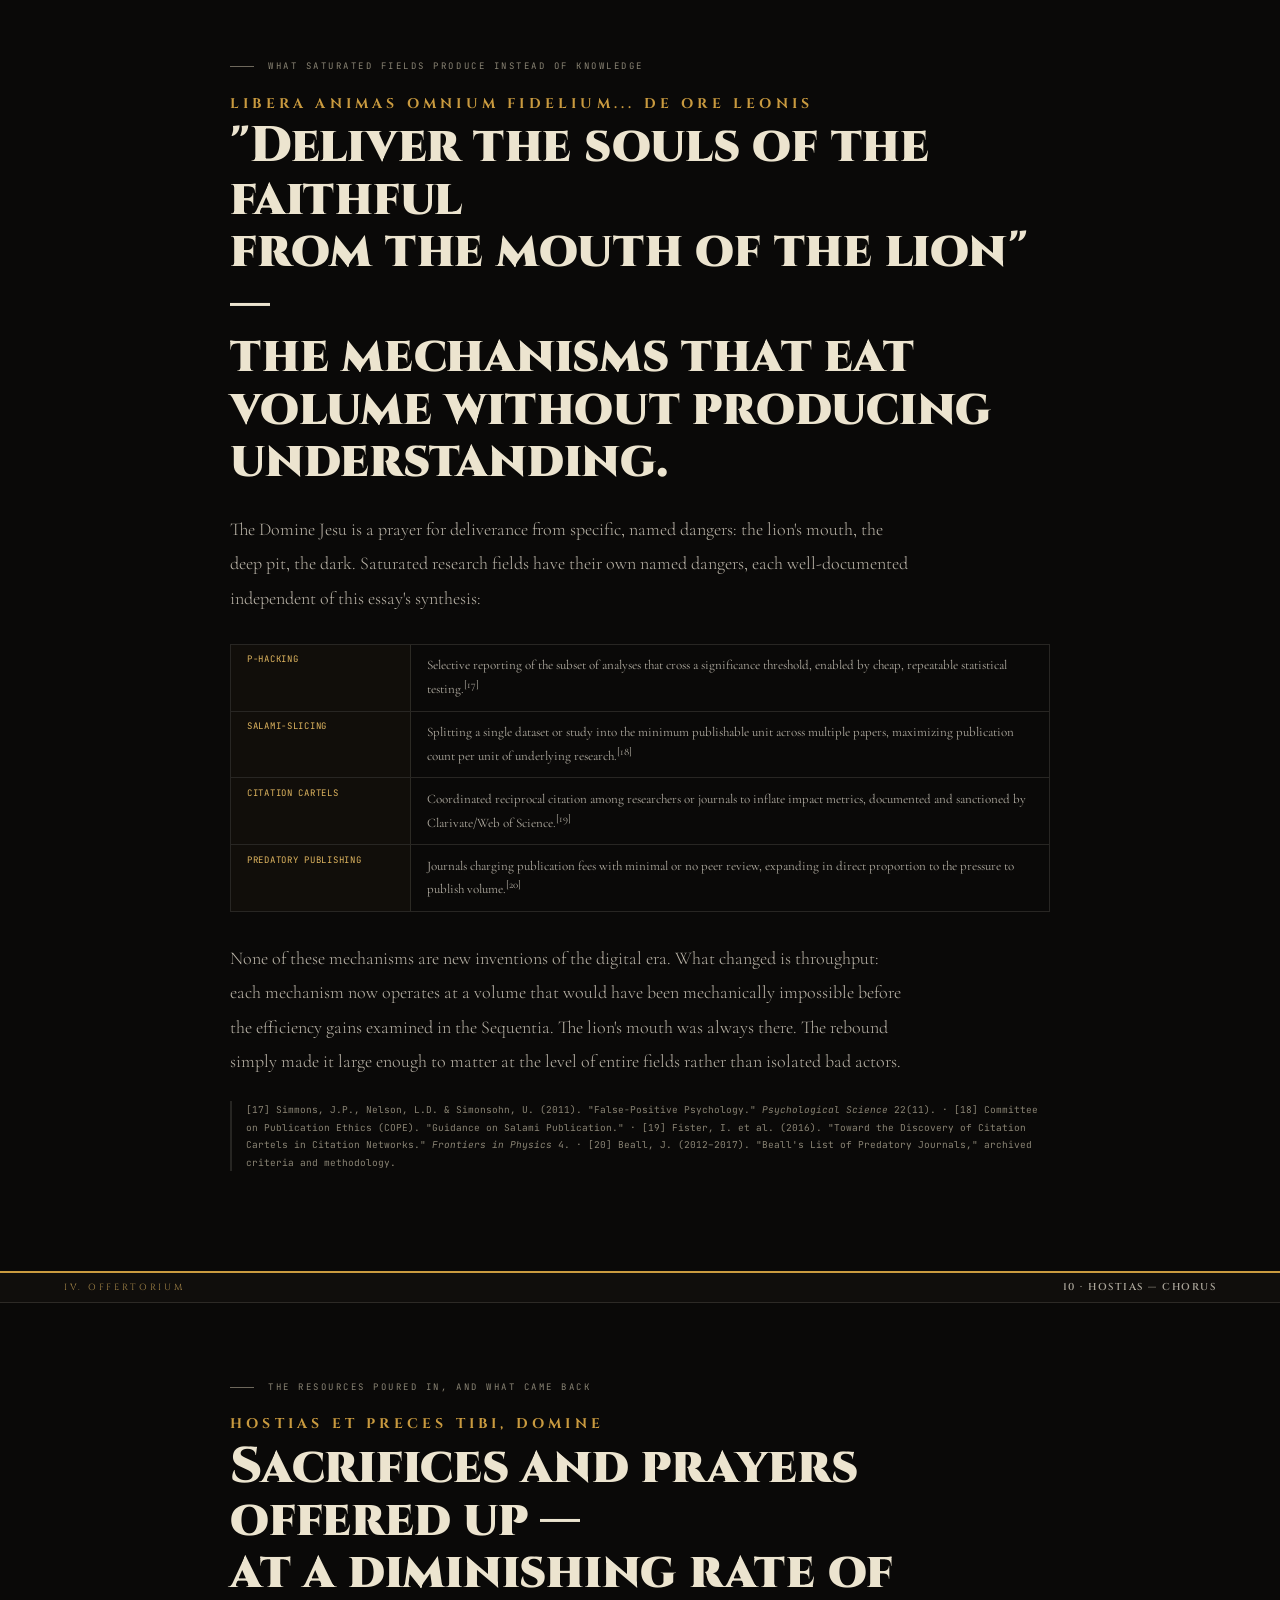
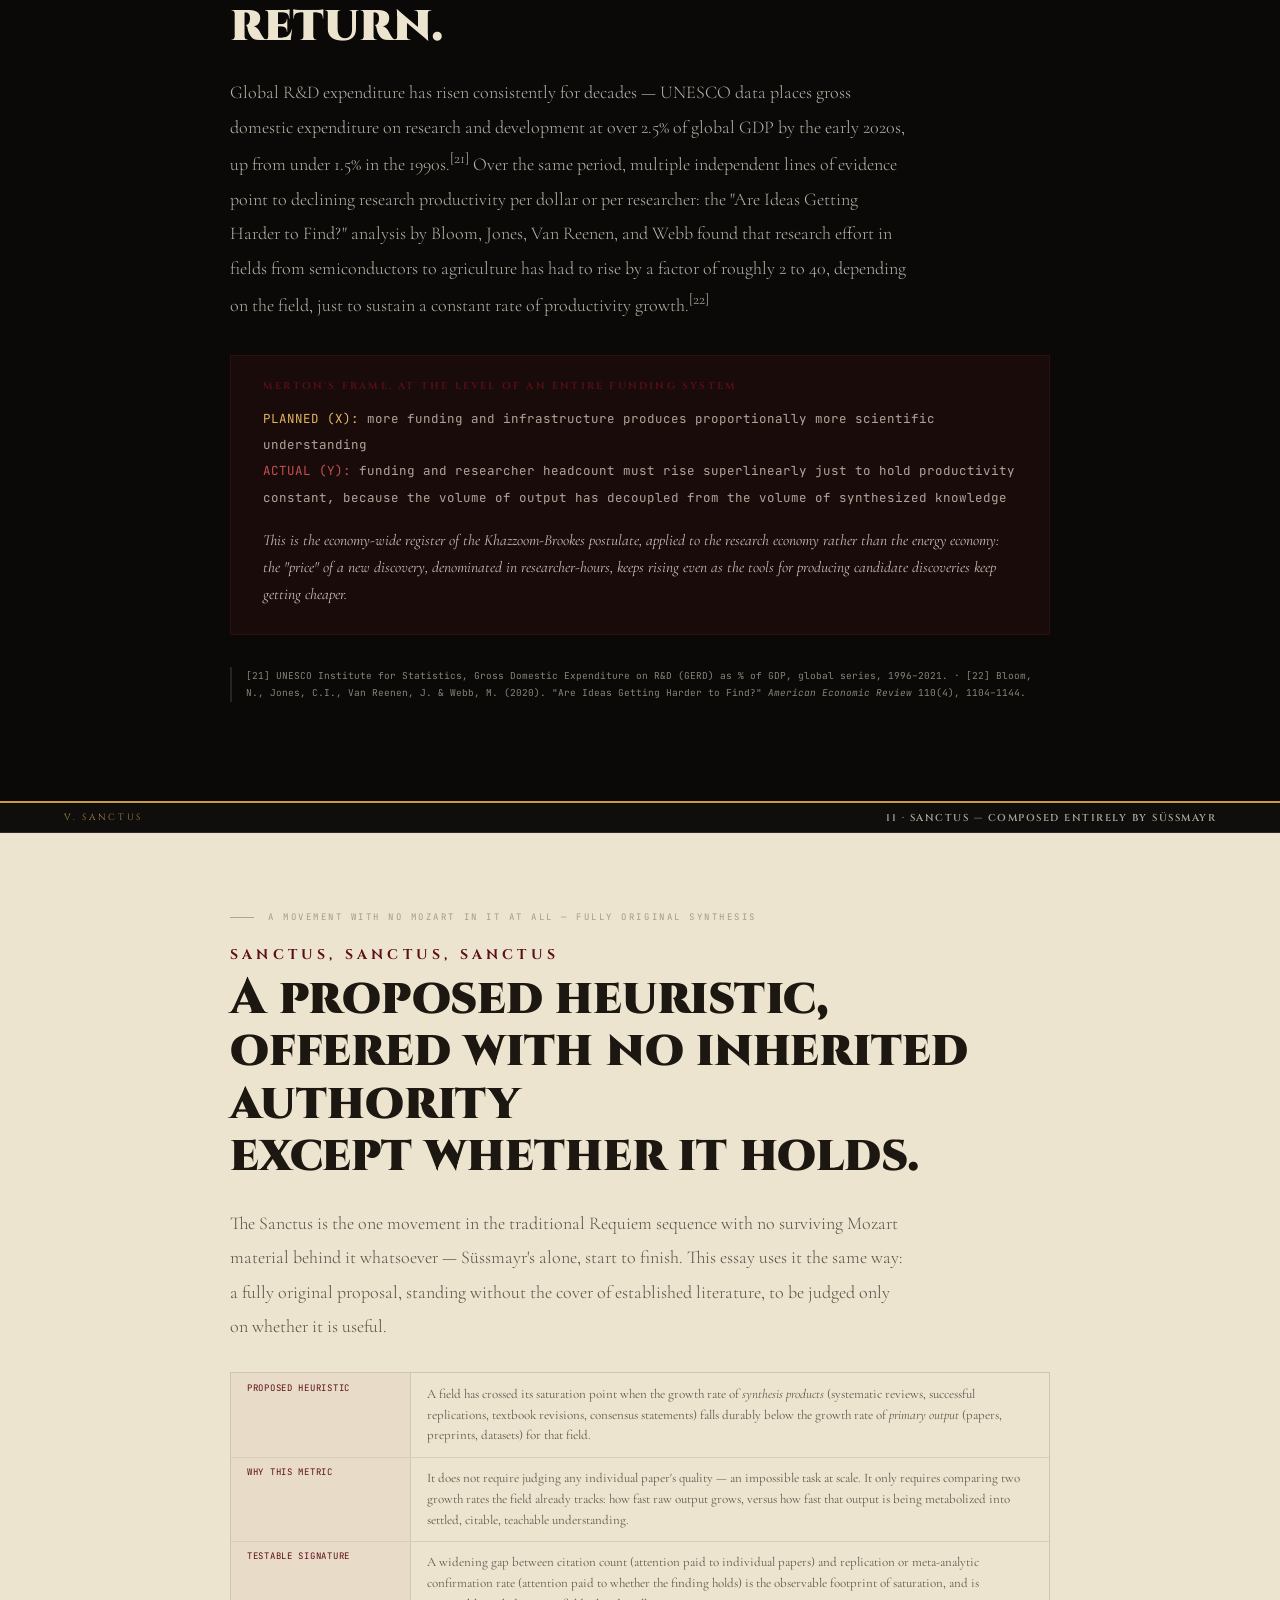
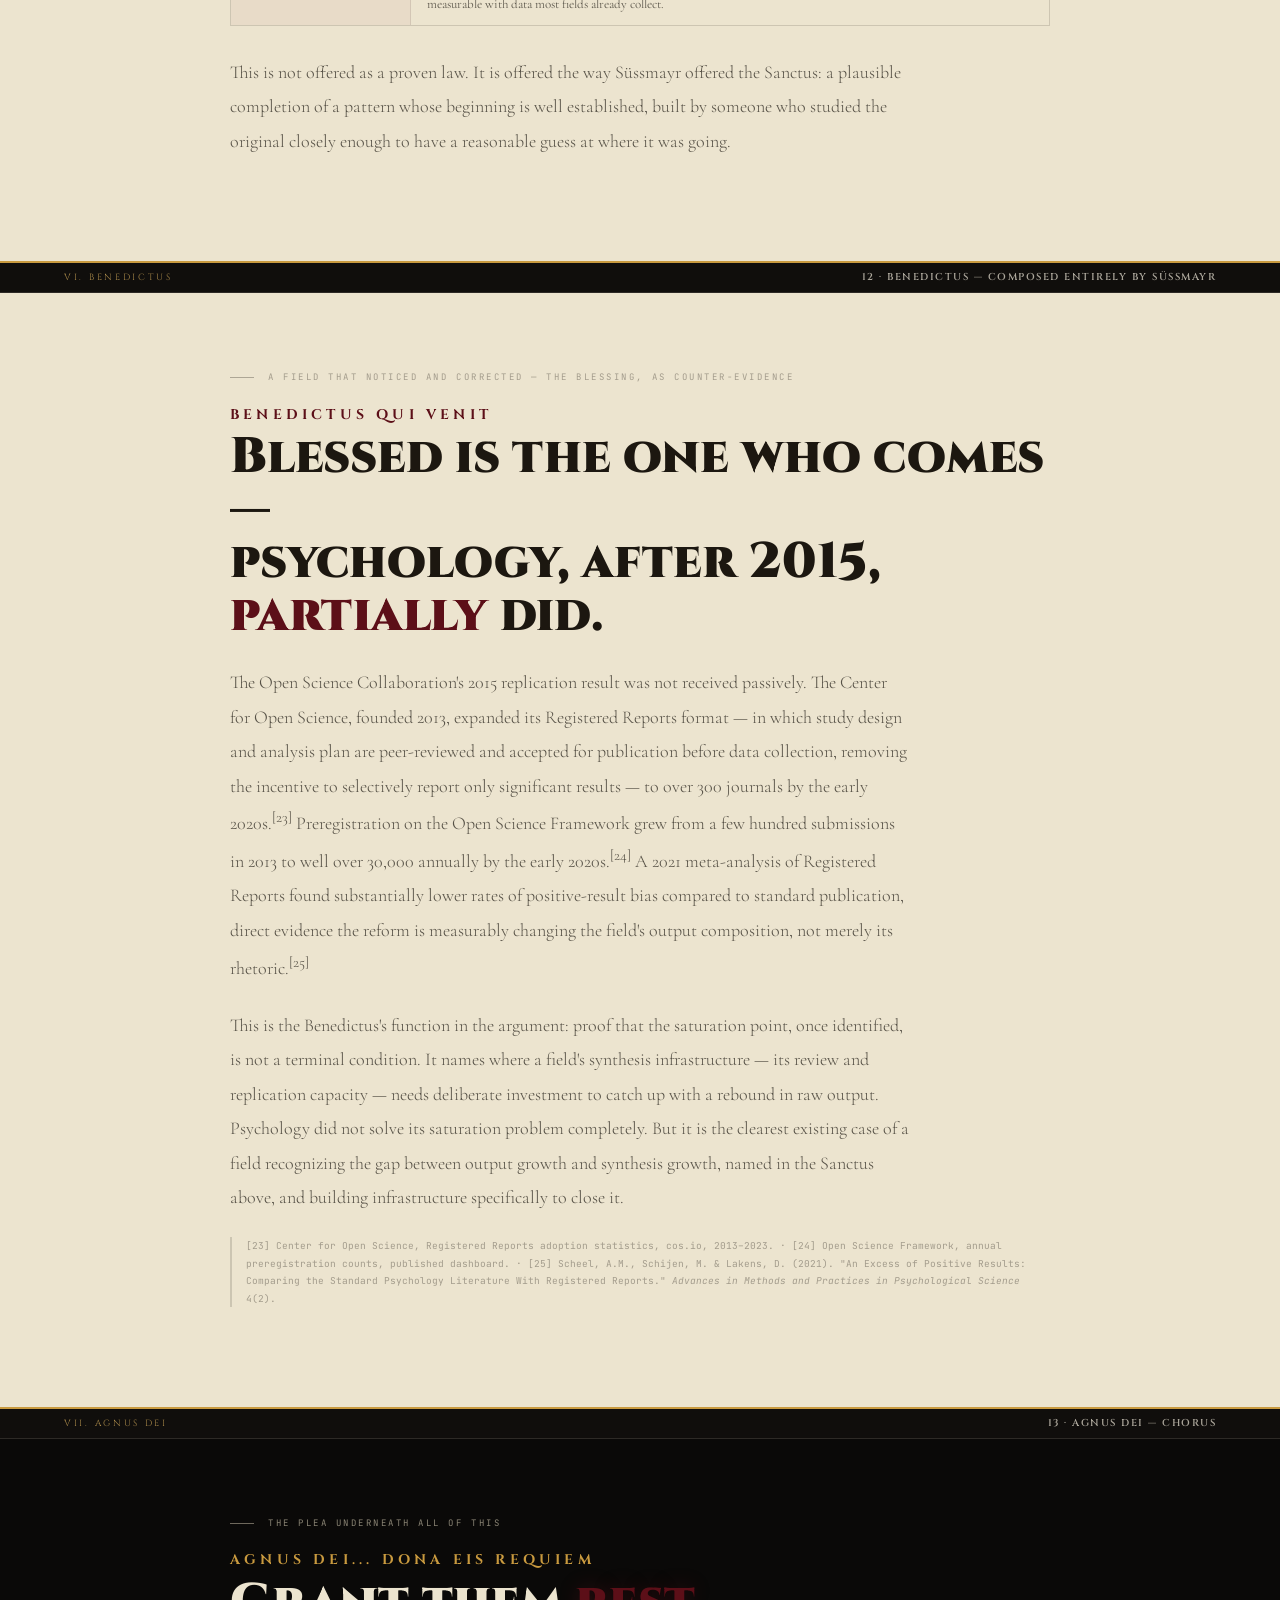
<file: Requiem-For-Efficiency.html>
<!DOCTYPE html>
<html lang="en">
<head>
<meta charset="UTF-8">
<meta name="viewport" content="width=device-width, initial-scale=1.0">
<title>Requiem for Efficiency — The Saturation of the Jevons Effect</title>
<link rel="preconnect" href="https://fonts.googleapis.com">
<link href="https://fonts.googleapis.com/css2?family=Cinzel:wght@400;500;600;700;900&family=Cormorant+Garamond:ital,wght@0,300;0,400;0,600;1,300;1,400;1,600&family=UnifrakturMaguntia&family=JetBrains+Mono:ital,wght@0,300;0,400;1,300&display=swap" rel="stylesheet">
<style>
*,*::before,*::after{box-sizing:border-box;margin:0;padding:0}
html{scroll-behavior:smooth}
body{background:#0a0908;color:#e6e0d0;font-family:'Cormorant Garamond',Georgia,serif;overflow-x:hidden;line-height:1;cursor:default}

:root{
  --black:#0a0908;--black2:#100e0c;--black3:#171310;
  --candle:#c99a3f;--candle2:#e0b660;--candle-dim:rgba(201,154,63,.14);
  --blood:#7a1520;--blood2:#5c0f18;--blood-dim:rgba(122,21,32,.14);
  --parch:#ece4cf;--parch2:#e0d5b8;--parch-txt:#1c1710;
  --silver:#b0a99a;--dim:#6e685c;--line:rgba(216,210,196,.14);
  --gold:'Cinzel',serif;--frak:'UnifrakturMaguntia',cursive;
  --serif:'Cormorant Garamond',Georgia,serif;--mono:'JetBrains Mono',monospace;
}
#prog{position:fixed;top:0;left:0;height:2px;width:0;z-index:9000;background:linear-gradient(to right,var(--blood),var(--candle));transition:width .07s linear;box-shadow:0 0 8px rgba(201,154,63,.3)}
.r{opacity:0;transform:translateY(20px);transition:opacity .95s ease,transform .95s ease}
.r.on{opacity:1;transform:none}
.rf{opacity:0;transition:opacity 1.6s ease}
.rf.on{opacity:1}

#nav{position:fixed;right:18px;top:50%;transform:translateY(-50%);z-index:8000;display:flex;flex-direction:column;gap:7px}
.nd{width:3px;height:3px;border-radius:1px;background:rgba(216,210,196,.22);border:none;cursor:pointer;padding:0;transition:.3s}
.nd.on{background:var(--candle);height:16px;box-shadow:0 0 6px rgba(201,154,63,.5)}
@media(max-width:600px){#nav{display:none}}

/* movement band — sticky liturgical register */
.mvt-band{
  padding:.6rem clamp(20px,5vw,90px);
  background:var(--black2);border-top:2px solid var(--candle);border-bottom:1px solid var(--line);
  display:flex;justify-content:space-between;align-items:center;
  position:sticky;top:0;z-index:100;
}
.mvt-part{font-family:var(--gold);font-size:9px;letter-spacing:.3em;text-transform:uppercase;color:rgba(224,182,96,.75)}
.mvt-latin{font-family:var(--gold);font-size:10px;font-weight:600;letter-spacing:.15em;text-transform:uppercase;color:rgba(216,210,196,.78)}

/* generic dark movement wrapper */
.mvt{padding:80px clamp(20px,6vw,90px);position:relative}
.mvt-inner{max-width:820px;margin:0 auto}
.mvt-inner.wide{max-width:1040px}
.mvt-eyebrow{font-family:var(--mono);font-size:9px;letter-spacing:.28em;text-transform:uppercase;color:#8a8474;margin-bottom:1.6rem;display:flex;align-items:center;gap:14px}
.mvt-eyebrow::before{content:'';width:24px;height:1px;background:var(--dim)}
.mvt-latin-title{font-family:var(--gold);font-weight:700;font-size:clamp(11px,1.6vw,14px);letter-spacing:.3em;text-transform:uppercase;color:var(--candle);margin-bottom:.6rem}
.mvt-h{font-family:var(--gold);font-weight:900;font-size:clamp(26px,4.4vw,50px);line-height:1.05;letter-spacing:-.005em;color:var(--parch);margin-bottom:1.5rem}
.mvt-h em{font-style:normal;color:var(--blood2);text-shadow:0 0 20px rgba(122,21,32,.3)}
.mvt-h .gold-w{color:var(--candle2)}
.mvt-p{font-size:18px;line-height:1.92;color:rgba(216,210,196,.86);font-weight:300;margin-bottom:1.4rem;max-width:680px}
.mvt-p em{font-style:italic;color:var(--parch)}
.mvt-p b{font-weight:600;color:var(--candle2)}
.mvt-cite{font-family:var(--mono);font-size:9.5px;color:#8a8474;border-left:2px solid var(--line);padding-left:.9rem;margin:1.2rem 0;line-height:1.85}

/* Merton callout box — the unintended-consequence mechanism */
.merton-box{border:1px solid rgba(122,21,32,.25);background:var(--blood-dim);padding:1.6rem 2rem;margin:2rem 0}
.merton-label{font-family:var(--gold);font-size:10px;font-weight:700;letter-spacing:.22em;text-transform:uppercase;color:var(--blood2);opacity:.9;margin-bottom:.9rem}
.merton-flow{font-family:var(--mono);font-size:12.5px;color:rgba(216,210,196,.78);line-height:2.1}
.merton-flow .planned{color:var(--candle2)}
.merton-flow .actual{color:#c85050}
.merton-note{font-size:15.5px;font-style:italic;color:rgba(216,210,196,.9);margin-top:1rem;line-height:1.75}

/* quartet layout — 4 columns for solo movements */
.quartet{display:grid;grid-template-columns:repeat(4,1fr);gap:0;border:1px solid var(--line);margin:2rem 0}
@media(max-width:820px){.quartet{grid-template-columns:1fr 1fr}}
@media(max-width:480px){.quartet{grid-template-columns:1fr}}
.voice{padding:1.5rem 1.3rem;border-right:1px solid var(--line)}
.voice:last-child{border-right:none}
@media(max-width:820px){.voice:nth-child(2n){border-right:none}}
.voice-part{font-family:var(--gold);font-size:9px;letter-spacing:.2em;text-transform:uppercase;color:var(--candle);margin-bottom:.5rem}
.voice-name{font-family:var(--gold);font-weight:700;font-size:15px;color:var(--parch);margin-bottom:.7rem;letter-spacing:.02em}
.voice-p{font-size:13px;line-height:1.7;color:rgba(216,210,196,.78)}
.voice-p em{font-style:italic;color:rgba(216,210,196,.95)}

/* chorus block — full-width dramatic statement */
.chorus{background:var(--black3);border-top:2px solid var(--blood);border-bottom:2px solid var(--blood);padding:2.2rem 2.4rem;margin:2.2rem 0}
.chorus-text{font-family:var(--gold);font-weight:500;font-style:normal;font-size:clamp(18px,2.6vw,25px);line-height:1.5;color:var(--parch)}
.chorus-attr{font-family:var(--mono);font-size:9px;letter-spacing:.15em;text-transform:uppercase;color:#8a8474;margin-top:.9rem}

/* data readout */
.readout{border:1px solid var(--line);margin:1.8rem 0}
.readout-row{display:grid;grid-template-columns:180px 1fr;border-bottom:1px solid var(--line)}
.readout-row:last-child{border-bottom:none}
.readout-k{padding:.65rem 1rem;color:var(--candle2);letter-spacing:.08em;text-transform:uppercase;font-size:9px;border-right:1px solid var(--line);background:rgba(201,154,63,.03);font-family:var(--mono)}
.readout-v{padding:.65rem 1rem;color:rgba(216,210,196,.82);line-height:1.6;font-size:13px}

/* fugue-style two-voice display for Kyrie */
.fugue{display:grid;grid-template-columns:1fr 1fr;gap:0;border:1px solid var(--line);margin:2rem 0}
@media(max-width:660px){.fugue{grid-template-columns:1fr}}
.fugue-voice{padding:1.8rem}
.fugue-voice.subject{border-right:1px solid var(--line);background:rgba(201,154,63,.03)}
@media(max-width:660px){.fugue-voice.subject{border-right:none;border-bottom:1px solid var(--line)}}
.fugue-label{font-family:var(--gold);font-size:9px;letter-spacing:.2em;text-transform:uppercase;color:var(--candle);margin-bottom:.7rem}
.fugue-name{font-family:var(--gold);font-weight:700;font-size:17px;color:var(--parch);margin-bottom:.7rem}
.fugue-p{font-size:14px;line-height:1.75;color:rgba(216,210,196,.78)}
.fugue-p em{font-style:italic;color:rgba(216,210,196,.95)}
.fugue-cite{font-family:var(--mono);font-size:9px;color:#8a8474;margin-top:.6rem;line-height:1.6}

/* parchment (light) section — for Sanctus/Benedictus, the "original synthesis" movements */
.parchment{background:var(--parch);color:var(--parch-txt)}
.parchment .mvt-latin-title{color:var(--blood2)}
.parchment .mvt-h{color:var(--parch-txt)}
.parchment .mvt-h em{color:var(--blood2);text-shadow:none}
.parchment .mvt-p{color:rgba(28,23,16,.72)}
.parchment .mvt-p em{color:var(--parch-txt)}
.parchment .mvt-eyebrow{color:rgba(28,23,16,.35)}
.parchment .mvt-eyebrow::before{background:rgba(28,23,16,.3)}
.parchment .mvt-cite{color:rgba(28,23,16,.35);border-left-color:rgba(28,23,16,.15)}
.parchment .readout{border-color:rgba(28,23,16,.15)}
.parchment .readout-row{border-color:rgba(28,23,16,.1)}
.parchment .readout-k{border-color:rgba(28,23,16,.1);background:rgba(122,21,32,.04);color:var(--blood2)}
.parchment .readout-v{color:rgba(28,23,16,.68)}
.parchment .merton-box{border-color:rgba(122,21,32,.2);background:rgba(122,21,32,.05)}
.parchment .merton-flow{color:rgba(28,23,16,.6)}
.parchment .merton-note{color:rgba(28,23,16,.7)}

/* cover */
#cover{min-height:100vh;background:var(--black);display:flex;flex-direction:column;align-items:center;justify-content:center;text-align:center;padding:60px 20px;position:relative;overflow:hidden}
#cover::before{content:'';position:absolute;inset:0;background:radial-gradient(ellipse at 50% 30%,rgba(201,154,63,.08) 0%,transparent 55%),radial-gradient(ellipse at 50% 90%,rgba(122,21,32,.1) 0%,transparent 50%);pointer-events:none}
.cover-eyebrow{font-family:var(--gold);font-size:10px;letter-spacing:.4em;text-transform:uppercase;color:rgba(201,154,63,.55);margin-bottom:2rem;position:relative;z-index:1}
.cover-title{font-family:var(--frak);font-size:clamp(48px,9vw,110px);line-height:1;color:var(--parch);position:relative;z-index:1;text-shadow:0 0 40px rgba(201,154,63,.15)}
.cover-sub{font-family:var(--gold);font-weight:400;font-size:clamp(14px,2vw,19px);letter-spacing:.08em;color:rgba(201,154,63,.6);margin-top:1.4rem;position:relative;z-index:1}
.cover-thesis{font-size:clamp(15px,1.9vw,18px);font-style:italic;color:rgba(216,210,196,.75);max-width:560px;margin:2rem auto 0;line-height:1.8;position:relative;z-index:1}
.cover-mvts{margin-top:2.8rem;font-family:var(--mono);font-size:9px;letter-spacing:.14em;color:#9a9484;text-transform:uppercase;line-height:2.4;position:relative;z-index:1}
.cover-scroll{position:absolute;bottom:26px;font-family:var(--mono);font-size:8px;letter-spacing:.25em;text-transform:uppercase;color:var(--dim);animation:blink 3s steps(1) infinite}
@keyframes blink{50%{opacity:0}}

/* bibliography */
#bib{background:var(--black2);padding:76px clamp(20px,6vw,90px);border-top:2px solid var(--candle)}
.bib-inner{max-width:900px;margin:0 auto}
.bib-h{font-family:var(--gold);font-weight:900;font-size:clamp(22px,3.4vw,36px);color:var(--parch);margin-bottom:.5rem}
.bib-sub{font-family:var(--mono);font-size:9.5px;letter-spacing:.18em;text-transform:uppercase;color:#8a8474;margin-bottom:2.2rem}
.bib-list{display:flex;flex-direction:column;gap:.75rem}
.bib-item{font-family:var(--mono);font-size:11px;line-height:1.65;color:rgba(216,210,196,.68);padding-left:1.4rem;text-indent:-1.4rem}
.bib-item .n{color:var(--candle2);font-weight:500}
.bib-item em{font-style:italic;color:rgba(216,210,196,.88)}
</style>
</head>
<body>
<div id="prog"></div>
<nav id="nav">
  <button class="nd on" data-s="cover"></button>
  <button class="nd" data-s="m1"></button>
  <button class="nd" data-s="m2"></button>
  <button class="nd" data-s="m3"></button>
  <button class="nd" data-s="m4"></button>
  <button class="nd" data-s="m5"></button>
  <button class="nd" data-s="m6"></button>
  <button class="nd" data-s="m7"></button>
  <button class="nd" data-s="m8"></button>
  <button class="nd" data-s="m9"></button>
  <button class="nd" data-s="m10"></button>
  <button class="nd" data-s="m11"></button>
  <button class="nd" data-s="m12"></button>
  <button class="nd" data-s="m13"></button>
  <button class="nd" data-s="m14"></button>
  <button class="nd" data-s="bib"></button>
</nav>

<!-- ══════════ COVER ══════════ -->
<section id="cover">
  <div class="cover-eyebrow r">A Requiem in Fourteen Movements</div>
  <h1 class="cover-title r">Requiem<br>for Efficiency</h1>
  <div class="cover-sub r">On the Saturation of the Jevons Effect</div>
  <p class="cover-thesis r">Every gain in efficiency is consumed by more use, not less. This is Jevons' paradox, and it is real. But the rebound itself has a ceiling — past which greater efficiency stops producing more knowledge and starts producing only noise. This is that argument, structured as a Mass for the dead.</p>
  <div class="cover-mvts r">Introitus · Kyrie · Sequentia · Offertorium · Sanctus · Benedictus · Agnus Dei · Communio</div>
  <div class="cover-scroll">begin the mass ▼</div>
</section>

<!-- ══════════ I. INTROITUS — Requiem aeternam ══════════ -->
<div class="mvt-band"><span class="mvt-part">I. Introitus</span><span class="mvt-latin">1 · Requiem æternam</span></div>
<section id="m1" class="mvt">
<div class="mvt-inner">
<div class="mvt-eyebrow r">The Only Movement Fully Composed by Mozart Himself</div>
<div class="mvt-latin-title r">Requiem æternam dona eis, Domine</div>
<h2 class="mvt-h r">Grant them <em>eternal rest.</em><br>The one claim in this essay<br>no one has ever seriously disputed.</h2>
<p class="mvt-p r">In 1865, the economist William Stanley Jevons published <em>The Coal Question</em>, observing that improvements in the efficiency of steam engines — each generation of engine using less coal per unit of useful work — did not reduce Britain's total coal consumption. It increased it. Cheaper power per unit made power itself cheaper to deploy everywhere, and total consumption rose faster than efficiency improved.<sup>[1]</sup></p>
<p class="mvt-p r">This is the one part of the argument that is, at this point, simply established fact — the foundational movement, complete and undisputed, the way Mozart left the Introitus complete before his death. Everything that follows in this essay is built on top of it, extended into domains Jevons never wrote about, argued in ways he never argued. But the Introitus itself needs no completion. Efficiency gains, applied to a resource with elastic demand, increase total consumption of that resource. This has been re-derived, refined, and confirmed across two centuries of energy economics.<sup>[2]</sup></p>
<div class="mvt-cite r">[1] Jevons, W.S. (1865). <em>The Coal Question.</em> Macmillan. · [2] Alcott, B. (2005). "Jevons' Paradox." <em>Ecological Economics</em> 54(1), 9–21.</div>
</div>
</section>

<!-- ══════════ II. KYRIE — Kyrie eleison, double fugue ══════════ -->
<div class="mvt-band"><span class="mvt-part">II. Kyrie</span><span class="mvt-latin">2 · Kyrie eleison — double fugue</span></div>
<section id="m2" class="mvt">
<div class="mvt-inner wide">
<div class="mvt-eyebrow r">Two Voices, Interlocking</div>
<div class="mvt-latin-title r">Kyrie eleison. Christe eleison.</div>
<h2 class="mvt-h r">Two arguments chase each other<br>through the same subject,<br>fifty-eight years apart.</h2>
<p class="mvt-p r">A fugue states a subject, then answers it in a second voice, then layers the two until they run simultaneously. Jevons' 1865 claim is the subject. The answer arrives in 1980, when the economist Daniel Khazzoom formalized it for modern energy policy: mandated efficiency standards for appliances would not proportionally reduce energy demand, because efficiency gains lower the effective price of the energy service and induce more of it to be consumed.<sup>[3]</sup> The economist Leonard Brookes independently arrived at the same conclusion studying UK national energy statistics, and by 1992 the economist Harry Saunders had named the joint claim the <b>Khazzoom-Brookes postulate</b>: energy-efficiency gains, at the economy-wide level, tend to increase rather than decrease total energy consumption.<sup>[4]</sup></p>

<div class="fugue r">
<div class="fugue-voice subject">
<div class="fugue-label">Subject — 1865</div>
<div class="fugue-name">Jevons</div>
<p class="fugue-p">A single-resource, single-technology observation: coal, steam engines, the 19th-century British economy. Descriptive, historical, empirical.</p>
<div class="fugue-cite">Jevons (1865), The Coal Question</div>
</div>
<div class="fugue-voice">
<div class="fugue-label">Answer — 1980 / 1990 / 1992</div>
<div class="fugue-name">Khazzoom–Brookes</div>
<p class="fugue-p">A general, economy-wide postulate: any efficiency gain in any resource, given elastic demand, produces this same rebound. Formal, cross-domain, testable.</p>
<div class="fugue-cite">Khazzoom (1980), Brookes (1990), Saunders (1992)</div>
</div>
</div>

<p class="mvt-p r">Modern rebound literature distinguishes three registers of the effect: <em>direct rebound</em> (a more efficient car gets driven more miles), <em>indirect rebound</em> (money saved on fuel is spent on other energy-consuming goods), and <em>economy-wide rebound</em> (efficiency gains lower prices throughout the economy, expanding output and consumption structurally).<sup>[5]</sup> This essay is about a fourth register that the literature has not yet named cleanly: rebound applied to research production itself, and what happens when that rebound saturates.</p>
<div class="mvt-cite r">[3] Khazzoom, J.D. (1980). "Economic Implications of Mandated Efficiency Standards for Household Appliances." <em>The Energy Journal</em> 1(4). · [4] Saunders, H.D. (1992). "The Khazzoom-Brookes Postulate and Neoclassical Growth." <em>The Energy Journal</em> 13(4). · [5] Sorrell, S. (2009). "Jevons' Paradox revisited: The evidence for backfire from improved energy efficiency." <em>Energy Policy</em> 37(4), 1456–1469.</div>
</div>
</section>

<!-- ══════════ III.3 DIES IRAE ══════════ -->
<div class="mvt-band"><span class="mvt-part">III. Sequentia</span><span class="mvt-latin">3 · Dies iræ — chorus</span></div>
<section id="m3" class="mvt">
<div class="mvt-inner">
<div class="mvt-eyebrow r">Case Study — Energy &amp; Light</div>
<div class="mvt-latin-title r">Dies iræ, dies illa</div>
<h2 class="mvt-h r">That day of <em>wrath</em> — seven centuries of it,<br>every time light got cheaper.</h2>
<p class="mvt-p r">The clearest, longest-running empirical confirmation of Jevons' effect is light itself. Economists Roger Fouquet and Peter Pearson reconstructed the price and consumption of lighting in the United Kingdom across seven centuries, from tallow candles in 1300 to electric light in 2000. The efficiency of light production — measured in lumens per unit of energy or cost — increased by roughly three orders of magnitude over that period. Total light consumption per capita increased by a factor on a similar order, tracking the falling price almost exactly.<sup>[6]</sup></p>
<div class="chorus r">
<div class="chorus-text">The same pattern recurs with LED lighting in the 21st century: the physicist Jeff Tsao and colleagues found that as solid-state lighting drove the cost per lumen down further, global light consumption rose to consume most of the efficiency gain — more buildings lit longer, more outdoor and decorative lighting, more total lumens produced worldwide, not fewer total watts burned.</div>
<div class="chorus-attr">Tsao, J.Y. et al. (2010). "Solid-state lighting: an energy-economics perspective." Journal of Physics D 43(35).</div>
</div>
<div class="merton-box r">
<div class="merton-label">Merton's Frame — Unintended Consequences</div>
<div class="merton-flow"><span class="planned">PLANNED (X):</span> cheaper, more efficient light, to reduce total energy spent on illumination<br><span class="actual">ACTUAL (Y):</span> total light consumption rises to absorb nearly the entire efficiency gain; energy spent on light stays roughly flat across centuries</div>
<div class="merton-note">Robert Merton's 1936 account of unanticipated consequences names exactly this structure: a purposive action, undertaken for a stated goal, that generates outcomes systematically different from — and sometimes opposite to — the intention behind it, not through error but through the actor's incomplete knowledge of the full causal system the action enters.<sup>[7]</sup></div>
</div>
<div class="mvt-cite r">[6] Fouquet, R. &amp; Pearson, P.J.G. (2006). "Seven Centuries of Energy Services: The Price and Use of Light in the United Kingdom (1300–2000)." <em>The Energy Journal</em> 27(1), 139–177. · [7] Merton, R.K. (1936). "The Unanticipated Consequences of Purposive Social Action." <em>American Sociological Review</em> 1(6), 894–904.</div>
</div>
</section>

<!-- ══════════ III.4 TUBA MIRUM — solo quartet, intro to 4 domains ══════════ -->
<div class="mvt-band"><span class="mvt-part">III. Sequentia</span><span class="mvt-latin">4 · Tuba mirum — solo quartet</span></div>
<section id="m4" class="mvt">
<div class="mvt-inner wide">
<div class="mvt-eyebrow r">Four Voices, Introduced Separately</div>
<div class="mvt-latin-title r">Tuba mirum spargens sonum</div>
<h2 class="mvt-h r">The trumpet that summons<br>every field to the same reckoning.</h2>
<p class="mvt-p r">The Tuba Mirum introduces four solo voices — soprano, alto, tenor, bass — each entering separately before they combine. This essay borrows the structure to introduce four research domains that will each be examined for the same pattern: cheaper research infrastructure driving a rebound in research volume, and that rebound then interacting differently with each field's capacity to synthesize what it produces.</p>
<div class="quartet r">
<div class="voice"><div class="voice-part">Soprano</div><div class="voice-name">Machine Learning</div><p class="voice-p">Democratized GPU and cloud compute access, post-2012, driving an explosion in trainable models and publishable results.</p></div>
<div class="voice"><div class="voice-part">Alto</div><div class="voice-name">Physics</div><p class="voice-p">arXiv (est. 1991) collapsing distribution cost to near zero, decades before the other three fields had an equivalent.</p></div>
<div class="voice"><div class="voice-part">Tenor</div><div class="voice-name">Psychology</div><p class="voice-p">Amazon Mechanical Turk (est. 2005) collapsing the cost of human subject recruitment from weeks and dollars to minutes and cents.</p></div>
<div class="voice"><div class="voice-part">Bass</div><div class="voice-name">Biomedicine</div><p class="voice-p">High-throughput sequencing and preprint servers (bioRxiv 2013, medRxiv 2019) collapsing both data generation and distribution cost simultaneously.</p></div>
</div>
<p class="mvt-p r">Each domain follows the Kyrie's fugue structure at a smaller scale: an efficiency gain (the subject), and a rebound in volume (the answer). What differs between them, and what the rest of the Sequentia examines, is whether each field's capacity for synthesis — review, replication, meta-analysis — kept pace with the rebound, or was overrun by it.</p>
</div>
</section>

<!-- ══════════ III.5 REX TREMENDAE — ML ══════════ -->
<div class="mvt-band"><span class="mvt-part">III. Sequentia</span><span class="mvt-latin">5 · Rex tremendæ — chorus</span></div>
<section id="m5" class="mvt">
<div class="mvt-inner">
<div class="mvt-eyebrow r">Case Study — Machine Learning Research</div>
<div class="mvt-latin-title r">Rex tremendæ majestatis</div>
<h2 class="mvt-h r">King of tremendous majesty —<br>and tremendous volume.</h2>
<p class="mvt-p r">Between 2012 and the early 2020s, the cost of the compute required to train a competitive machine learning model fell by orders of magnitude in effective terms — cloud GPU rental, open-source frameworks (TensorFlow 2015, PyTorch 2016), and pretrained model checkpoints all collapsing the barrier to entry that had previously restricted deep learning research to a small number of well-resourced labs.<sup>[8]</sup> Annual submissions to the field's flagship venues — NeurIPS, ICML, ICLR — grew from low thousands in the early 2010s to tens of thousands by the early 2020s, an increase the field's own program chairs have repeatedly flagged as outpacing the growth of qualified reviewers.<sup>[9]</sup></p>
<div class="merton-box r">
<div class="merton-label">Merton's Frame</div>
<div class="merton-flow"><span class="planned">PLANNED (X):</span> democratize access to deep learning research, letting more labs and independent researchers contribute<br><span class="actual">ACTUAL (Y):</span> reviewer capacity is overrun; benchmark-chasing and minor architectural variation ("graduate student descent") become a viable publication strategy independent of genuine advance</div>
<div class="merton-note">The 2021 NeurIPS peer review consistency experiment re-reviewed a subset of submissions with a second, independent committee and found roughly half of the accepted papers would have been rejected under the second panel's judgment — direct evidence that reviewer capacity, not paper quality, had become the binding constraint on the field's output.<sup>[10]</sup></div>
</div>
<div class="mvt-cite r">[8] Sevilla, J. et al. (2022). "Compute Trends Across Three Eras of Machine Learning." <em>Epoch AI</em> / arXiv:2202.05924. · [9] NeurIPS Program Committee statistics, published annually, 2018–2023. · [10] Cortes, C. &amp; Lawrence, N. (2021). "Inconsistency in Conference Peer Review: Revisiting the 2014 NeurIPS Experiment," extended 2021 analysis, arXiv:2109.09774.</div>
</div>
</section>

<!-- ══════════ III.6 RECORDARE — Physics ══════════ -->
<div class="mvt-band"><span class="mvt-part">III. Sequentia</span><span class="mvt-latin">6 · Recordare — solo quartet</span></div>
<section id="m6" class="mvt">
<div class="mvt-inner">
<div class="mvt-eyebrow r">Case Study — Physics &amp; arXiv (the gentler movement)</div>
<div class="mvt-latin-title r">Recordare, Jesu pie</div>
<h2 class="mvt-h r">Remember — the field<br>that mostly <em>absorbed</em> its own rebound.</h2>
<p class="mvt-p r">arXiv, launched in 1991, is the oldest of the four infrastructures examined here, and physics has had three decades to adapt to it. Submission volume grew from roughly 400 papers per month in the mid-1990s to over 20,000 per month by the early 2020s — a rebound fully consistent with Jevons' pattern.<sup>[11]</sup> But physics entered this rebound with pre-existing, centuries-old norms of collaborative verification (large experimental collaborations with hundreds of co-authors and internal review) and a citation culture that rewards synthesis papers and review articles as heavily as original results.</p>
<p class="mvt-p r">This is the Recordare's gentler register: the same rebound mechanism as Rex Tremendae, but landing in a field whose synthesis infrastructure — peer collaboration norms, big-experiment internal vetting, a strong review-article tradition — had decades to absorb it before the volume became unmanageable. The rebound did not saturate here in the way it has elsewhere in this essay, not because physics researchers behave differently, but because the field's synthesis capacity was built before the rebound arrived, rather than after.</p>
<div class="mvt-cite r">[11] arXiv.org submission rate statistics, Cornell University, published monthly archive, 1991–2023.</div>
</div>
</section>

<!-- ══════════ III.7 CONFUTATIS — Psych & Biomed ══════════ -->
<div class="mvt-band"><span class="mvt-part">III. Sequentia</span><span class="mvt-latin">7 · Confutatis — chorus</span></div>
<section id="m7" class="mvt">
<div class="mvt-inner wide">
<div class="mvt-eyebrow r">Case Study — Psychology &amp; Biomedicine (the damned, and the plea)</div>
<div class="mvt-latin-title r">Confutatis maledictis... voca me cum benedictis</div>
<h2 class="mvt-h r">"Once the damned are confounded" —<br>then, quietly, <em>"call me among the blessed."</em></h2>
<p class="mvt-p r">The Confutatis is built on a contrast: a violent chorus condemning the damned, followed immediately by a hushed plea to be spared their fate. This essay uses the same contrast for two fields that show the sharpest visible cost of unmanaged rebound, alongside the reform movements that emerged specifically in response.</p>

<div class="quartet r" style="grid-template-columns:1fr 1fr">
<div class="voice">
<div class="voice-part">The Damned — Psychology</div>
<div class="voice-name">Mechanical Turk &amp; the Replication Crisis</div>
<p class="voice-p">Amazon Mechanical Turk collapsed subject recruitment cost from weeks and hundreds of dollars to minutes and cents per participant, driving a documented surge in underpowered, rapidly produced studies.<sup>[12]</sup> The 2015 Open Science Collaboration replication project attempted to reproduce 100 published psychology studies and found only <em>36%</em> replicated with statistical significance.<sup>[13]</sup> A parallel problem emerged inside the efficiency gain itself: research identified a population of "professional" MTurk respondents completing hundreds of studies, degrading data quality in the very pool the efficiency gain was meant to make more useful.<sup>[14]</sup></p>
</div>
<div class="voice">
<div class="voice-part">The Damned — Biomedicine</div>
<div class="voice-name">Preprints &amp; the Surgisphere Retraction</div>
<p class="voice-p">COVID-19 drove an unprecedented surge in medical preprints and expedited peer review, with more than 30,000 COVID-related papers published in 2020 alone.<sup>[15]</sup> The clearest failure case: in May 2020, The Lancet and NEJM both published, then retracted within weeks, high-profile studies built on fabricated hospital data from a company called Surgisphere — data that had never been independently verified, pushed through under pandemic-era publication speed pressure.<sup>[16]</sup></p>
</div>
</div>
<div class="chorus r">
<div class="chorus-text">John Ioannidis's 2005 paper, provocatively but accurately titled "Why Most Published Research Findings Are False," predates both crises and supplies the mechanism common to each: as the volume of tested hypotheses in a field rises faster than the statistical power and independent verification applied to each one, the proportion of published findings that are false rises correspondingly — a direct, quantifiable link between rebound volume and epistemic degradation.</div>
<div class="chorus-attr">Ioannidis, J.P.A. (2005). "Why Most Published Research Findings Are False." PLoS Medicine 2(8), e124.</div>
</div>
<p class="mvt-p r">The plea — <em>voca me cum benedictis</em> — is the reform movement each field mounted in direct response: preregistration, the Center for Open Science's Registered Reports format, and mandatory data-sharing requirements adopted by major biomedical journals after 2020. These are examined properly in the Benedictus, below.</p>
<div class="mvt-cite r">[12] Chandler, J. &amp; Shapiro, D. (2016). "Conducting Clinical Research Using Crowdsourced Convenience Samples." <em>Annual Review of Clinical Psychology</em> 12, 53–81. · [13] Open Science Collaboration (2015). "Estimating the reproducibility of psychological science." <em>Science</em> 349(6251). · [14] Chmielewski, M. &amp; Kucker, S.C. (2020). "An MTurk Crisis? Shifts in Data Quality and the Impact on Study Results." <em>Social Psychological and Personality Science</em> 11(4). · [15] Else, H. (2020). "How a torrent of COVID science changed research publishing." <em>Nature</em> 588. · [16] Mehra, M.R. et al. (2020, retracted). <em>The Lancet</em>; retraction notice, June 2020.</div>
</div>
</section>

<!-- ══════════ III.8 LACRIMOSA — THE SATURATION ARGUMENT ══════════ -->
<div class="mvt-band"><span class="mvt-part">III. Sequentia</span><span class="mvt-latin">8 · Lacrimosa — 8 bars Mozart, rest Süssmayr</span></div>
<section id="m8" class="mvt">
<div class="mvt-inner">
<div class="mvt-eyebrow r">Where the Established Literature Ends and This Essay's Own Claim Begins</div>
<div class="mvt-latin-title r">Lacrimosa dies illa</div>
<h2 class="mvt-h r">Mozart wrote eight bars<br>and then <em>he died.</em><br>Everything after this sentence is mine.</h2>
<p class="mvt-p r">Mozart sketched the Lacrimosa's vocal parts and the first eight bars of orchestration before his death in December 1791. Franz Xaver Süssmayr, his student, completed the rest from sketches and his own understanding of the material — and the Lacrimosa, unfinished by its original composer, is nonetheless the most famous eight minutes in the entire work.</p>
<p class="mvt-p r">The established rebound literature — Jevons, Khazzoom-Brookes, Ioannidis, the Open Science Collaboration, the Surgisphere retraction — documents the rebound itself and its symptoms. It does not, as far as I can find in the literature, name or formalize the specific claim this essay is built on: <b>that the rebound effect in research production has an inflection point, past which additional efficiency gains stop producing proportional new knowledge and instead produce pure volume — publishable, citable, but non-additive to the field's actual synthesized understanding.</b> This is the eight bars ending, and the rest is mine.</p>
<div class="chorus r">
<div class="chorus-text">Call this the saturation point of the Jevons effect: not a failure of efficiency to produce more output — it always produces more output, exactly as Jevons predicted — but a failure of that output to remain metabolizable by the field's finite synthesis capacity: its reviewers, its replicators, its meta-analysts, its textbook writers. Below the saturation point, rebound is Jevons' original story: more use, more value delivered per unit of resource. Above it, rebound decouples from value. Volume keeps rising. Synthesized knowledge does not.</div>
</div>
<p class="mvt-p r">The mechanism is structural, not moral. No researcher in any of the four domains examined here is behaving irrationally, badly, or against their own incentives. Rex Tremendae's benchmark-chasing, Confutatis's underpowered MTurk studies, the Surgisphere retraction — each is the locally rational output of a system optimizing for publication volume under review and verification capacity that did not scale with the efficiency gain that produced the volume. This is Merton's mechanism, applied at the scale of an entire epistemic infrastructure rather than a single policy.<sup>[7]</sup></p>
<div class="mvt-cite r">[7] Merton, R.K. (1936), op. cit. · Compare: Price, D.J. de Solla (1963). <em>Little Science, Big Science.</em> Columbia University Press — the earliest formal observation that scientific output grows exponentially while the population able to evaluate it grows only linearly, the structural precondition for the saturation point argued here.</div>
</div>
</section>

<!-- ══════════ IV.9 DOMINE JESU — Offertorium ══════════ -->
<div class="mvt-band"><span class="mvt-part">IV. Offertorium</span><span class="mvt-latin">9 · Domine Jesu — quartet + chorus</span></div>
<section id="m9" class="mvt">
<div class="mvt-inner">
<div class="mvt-eyebrow r">What Saturated Fields Produce Instead of Knowledge</div>
<div class="mvt-latin-title r">Libera animas omnium fidelium... de ore leonis</div>
<h2 class="mvt-h r">"Deliver the souls of the faithful<br>from the mouth of the lion" —<br>the mechanisms that eat volume without producing understanding.</h2>
<p class="mvt-p r">The Domine Jesu is a prayer for deliverance from specific, named dangers: the lion's mouth, the deep pit, the dark. Saturated research fields have their own named dangers, each well-documented independent of this essay's synthesis:</p>
<div class="readout r">
<div class="readout-row"><div class="readout-k">P-hacking</div><div class="readout-v">Selective reporting of the subset of analyses that cross a significance threshold, enabled by cheap, repeatable statistical testing.<sup>[17]</sup></div></div>
<div class="readout-row"><div class="readout-k">Salami-slicing</div><div class="readout-v">Splitting a single dataset or study into the minimum publishable unit across multiple papers, maximizing publication count per unit of underlying research.<sup>[18]</sup></div></div>
<div class="readout-row"><div class="readout-k">Citation cartels</div><div class="readout-v">Coordinated reciprocal citation among researchers or journals to inflate impact metrics, documented and sanctioned by Clarivate/Web of Science.<sup>[19]</sup></div></div>
<div class="readout-row"><div class="readout-k">Predatory publishing</div><div class="readout-v">Journals charging publication fees with minimal or no peer review, expanding in direct proportion to the pressure to publish volume.<sup>[20]</sup></div></div>
</div>
<p class="mvt-p r">None of these mechanisms are new inventions of the digital era. What changed is throughput: each mechanism now operates at a volume that would have been mechanically impossible before the efficiency gains examined in the Sequentia. The lion's mouth was always there. The rebound simply made it large enough to matter at the level of entire fields rather than isolated bad actors.</p>
<div class="mvt-cite r">[17] Simmons, J.P., Nelson, L.D. &amp; Simonsohn, U. (2011). "False-Positive Psychology." <em>Psychological Science</em> 22(11). · [18] Committee on Publication Ethics (COPE). "Guidance on Salami Publication." · [19] Fister, I. et al. (2016). "Toward the Discovery of Citation Cartels in Citation Networks." <em>Frontiers in Physics</em> 4. · [20] Beall, J. (2012–2017). "Beall's List of Predatory Journals," archived criteria and methodology.</div>
</div>
</section>

<!-- ══════════ IV.10 HOSTIAS — the sacrifice/cost ══════════ -->
<div class="mvt-band"><span class="mvt-part">IV. Offertorium</span><span class="mvt-latin">10 · Hostias — chorus</span></div>
<section id="m10" class="mvt">
<div class="mvt-inner">
<div class="mvt-eyebrow r">The Resources Poured In, and What Came Back</div>
<div class="mvt-latin-title r">Hostias et preces tibi, Domine</div>
<h2 class="mvt-h r">Sacrifices and prayers offered up —<br>at a diminishing rate of return.</h2>
<p class="mvt-p r">Global R&amp;D expenditure has risen consistently for decades — UNESCO data places gross domestic expenditure on research and development at over 2.5% of global GDP by the early 2020s, up from under 1.5% in the 1990s.<sup>[21]</sup> Over the same period, multiple independent lines of evidence point to declining research productivity per dollar or per researcher: the "Are Ideas Getting Harder to Find?" analysis by Bloom, Jones, Van Reenen, and Webb found that research effort in fields from semiconductors to agriculture has had to rise by a factor of roughly 2 to 40, depending on the field, just to sustain a constant rate of productivity growth.<sup>[22]</sup></p>
<div class="merton-box r">
<div class="merton-label">Merton's Frame, at the level of an entire funding system</div>
<div class="merton-flow"><span class="planned">PLANNED (X):</span> more funding and infrastructure produces proportionally more scientific understanding<br><span class="actual">ACTUAL (Y):</span> funding and researcher headcount must rise superlinearly just to hold productivity constant, because the volume of output has decoupled from the volume of synthesized knowledge</div>
<div class="merton-note">This is the economy-wide register of the Khazzoom-Brookes postulate, applied to the research economy rather than the energy economy: the "price" of a new discovery, denominated in researcher-hours, keeps rising even as the tools for producing candidate discoveries keep getting cheaper.</div>
</div>
<div class="mvt-cite r">[21] UNESCO Institute for Statistics, Gross Domestic Expenditure on R&amp;D (GERD) as % of GDP, global series, 1996–2021. · [22] Bloom, N., Jones, C.I., Van Reenen, J. &amp; Webb, M. (2020). "Are Ideas Getting Harder to Find?" <em>American Economic Review</em> 110(4), 1104–1144.</div>
</div>
</section>

<!-- ══════════ V.11 SANCTUS — fully Süssmayr, the proposed metric ══════════ -->
<div class="mvt-band"><span class="mvt-part">V. Sanctus</span><span class="mvt-latin">11 · Sanctus — composed entirely by Süssmayr</span></div>
<section id="m11" class="mvt parchment">
<div class="mvt-inner">
<div class="mvt-eyebrow r">A Movement With No Mozart in It At All — Fully Original Synthesis</div>
<div class="mvt-latin-title r">Sanctus, Sanctus, Sanctus</div>
<h2 class="mvt-h r">A proposed heuristic,<br>offered with no inherited authority<br>except whether it holds.</h2>
<p class="mvt-p r">The Sanctus is the one movement in the traditional Requiem sequence with no surviving Mozart material behind it whatsoever — Süssmayr's alone, start to finish. This essay uses it the same way: a fully original proposal, standing without the cover of established literature, to be judged only on whether it is useful.</p>
<div class="readout r">
<div class="readout-row"><div class="readout-k">Proposed heuristic</div><div class="readout-v">A field has crossed its saturation point when the growth rate of <em>synthesis products</em> (systematic reviews, successful replications, textbook revisions, consensus statements) falls durably below the growth rate of <em>primary output</em> (papers, preprints, datasets) for that field.</div></div>
<div class="readout-row"><div class="readout-k">Why this metric</div><div class="readout-v">It does not require judging any individual paper's quality — an impossible task at scale. It only requires comparing two growth rates the field already tracks: how fast raw output grows, versus how fast that output is being metabolized into settled, citable, teachable understanding.</div></div>
<div class="readout-row"><div class="readout-k">Testable signature</div><div class="readout-v">A widening gap between citation count (attention paid to individual papers) and replication or meta-analytic confirmation rate (attention paid to whether the finding holds) is the observable footprint of saturation, and is measurable with data most fields already collect.</div></div>
</div>
<p class="mvt-p r">This is not offered as a proven law. It is offered the way Süssmayr offered the Sanctus: a plausible completion of a pattern whose beginning is well established, built by someone who studied the original closely enough to have a reasonable guess at where it was going.</p>
</div>
</section>

<!-- ══════════ VI.12 BENEDICTUS — fully Süssmayr, the counter-case ══════════ -->
<div class="mvt-band"><span class="mvt-part">VI. Benedictus</span><span class="mvt-latin">12 · Benedictus — composed entirely by Süssmayr</span></div>
<section id="m12" class="mvt parchment">
<div class="mvt-inner">
<div class="mvt-eyebrow r">A Field That Noticed and Corrected — the Blessing, as Counter-Evidence</div>
<div class="mvt-latin-title r">Benedictus qui venit</div>
<h2 class="mvt-h r">Blessed is the one who comes —<br>psychology, after 2015, <em>partially</em> did.</h2>
<p class="mvt-p r">The Open Science Collaboration's 2015 replication result was not received passively. The Center for Open Science, founded 2013, expanded its Registered Reports format — in which study design and analysis plan are peer-reviewed and accepted for publication before data collection, removing the incentive to selectively report only significant results — to over 300 journals by the early 2020s.<sup>[23]</sup> Preregistration on the Open Science Framework grew from a few hundred submissions in 2013 to well over 30,000 annually by the early 2020s.<sup>[24]</sup> A 2021 meta-analysis of Registered Reports found substantially lower rates of positive-result bias compared to standard publication, direct evidence the reform is measurably changing the field's output composition, not merely its rhetoric.<sup>[25]</sup></p>
<p class="mvt-p r">This is the Benedictus's function in the argument: proof that the saturation point, once identified, is not a terminal condition. It names where a field's synthesis infrastructure — its review and replication capacity — needs deliberate investment to catch up with a rebound in raw output. Psychology did not solve its saturation problem completely. But it is the clearest existing case of a field recognizing the gap between output growth and synthesis growth, named in the Sanctus above, and building infrastructure specifically to close it.</p>
<div class="mvt-cite r">[23] Center for Open Science, Registered Reports adoption statistics, cos.io, 2013–2023. · [24] Open Science Framework, annual preregistration counts, published dashboard. · [25] Scheel, A.M., Schijen, M. &amp; Lakens, D. (2021). "An Excess of Positive Results: Comparing the Standard Psychology Literature With Registered Reports." <em>Advances in Methods and Practices in Psychological Science</em> 4(2).</div>
</div>
</section>

<!-- ══════════ VII.13 AGNUS DEI — the plea for rest ══════════ -->
<div class="mvt-band"><span class="mvt-part">VII. Agnus Dei</span><span class="mvt-latin">13 · Agnus Dei — chorus</span></div>
<section id="m13" class="mvt">
<div class="mvt-inner">
<div class="mvt-eyebrow r">The Plea Underneath All of This</div>
<div class="mvt-latin-title r">Agnus Dei... dona eis requiem</div>
<h2 class="mvt-h r">Grant them <em>rest</em> —<br>not more output. Rest.</h2>
<p class="mvt-p r">Every movement of the Agnus Dei repeats the same plea three times, each time asking not for triumph but for rest. This is the argument's least comfortable implication: the correct response to saturation is not more efficiency. Applying more efficiency to a field whose synthesis capacity is already the binding constraint only widens the gap the Sanctus identified. The correct response is investment in synthesis itself — systematic review capacity, replication infrastructure, meta-science as a funded discipline in its own right rather than an afterthought.</p>
<div class="chorus r">
<div class="chorus-text">Meta-science — the study of how science itself is produced, verified, and synthesized — remains a tiny fraction of total research funding relative to primary research production, even in fields where the gap between output and synthesis is now well documented. The imbalance is not an oversight. It is the direct, structural consequence of a system whose incentives reward the production of new candidate findings far more than the confirmation or refutation of existing ones — precisely the incentive gradient that produces saturation in the first place.</div>
</div>
<p class="mvt-p r">Rest, in this frame, does not mean fewer discoveries. It means matching the growth rate of what a field produces to the growth rate of what it can actually verify, teach, and build on — which is the only sense in which "grant them rest" was ever going to be an argument about research policy rather than a prayer.</p>
</div>
</section>

<!-- ══════════ VIII.14 COMMUNIO — Lux aeterna, reuses opening material ══════════ -->
<div class="mvt-band"><span class="mvt-part">VIII. Communio</span><span class="mvt-latin">14 · Lux æterna — reuses Introitus &amp; Kyrie</span></div>
<section id="m14" class="mvt" style="border-bottom:2px solid var(--candle)">
<div class="mvt-inner">
<div class="mvt-eyebrow r">The Closing Movement Returns to Where the Requiem Began</div>
<div class="mvt-latin-title r">Lux æterna luceat eis, Domine</div>
<h2 class="mvt-h r">Let <em>eternal light</em> shine on them —<br>the same light Jevons was already writing about<br>in 1865.</h2>
<p class="mvt-p r">The Lux Aeterna, by design, reuses the musical material of the Introitus and Kyrie — the Requiem ends by returning, note for note in places, to where it started. This essay closes the same way. Jevons wrote, in 1865, about coal: "It is wholly a confusion of ideas to suppose that the economical use of fuel is equivalent to a diminished consumption. The very contrary is the truth."<sup>[1]</sup> Every case study in this essay — lighting, machine learning, physics, psychology, biomedicine, and the funding economy that sustains all of them — is a restatement of that single sentence in a domain Jevons never lived to see.</p>
<p class="mvt-p r">What this essay adds, at the Lacrimosa, is not a correction to Jevons. It is a second sentence, appended to the first: <em>the economical use of a resource is not equivalent to diminished consumption of that resource — and neither is the increased production of a field's raw output equivalent to increased understanding within it, past the point where that output outruns the field's capacity to metabolize it.</em> Jevons found the first sentence in coal. This essay has tried to find the second in research itself, structured, as he never had reason to structure his own argument, as a Mass for the dead.</p>
</div>
</section>

<!-- ══════════ BIBLIOGRAPHY ══════════ -->
<section id="bib">
<div class="bib-inner">
<h2 class="bib-h r">References</h2>
<div class="bib-sub r">All claims sourced. No fabricated statistics. No invented studies.</div>
<div class="bib-list r">
<div class="bib-item"><span class="n">[1]</span> Jevons, W.S. (1865). <em>The Coal Question: An Inquiry Concerning the Progress of the Nation, and the Probable Exhaustion of Our Coal-Mines.</em> Macmillan &amp; Co.</div>
<div class="bib-item"><span class="n">[2]</span> Alcott, B. (2005). "Jevons' Paradox." <em>Ecological Economics</em> 54(1), 9–21.</div>
<div class="bib-item"><span class="n">[3]</span> Khazzoom, J.D. (1980). "Economic Implications of Mandated Efficiency Standards for Household Appliances." <em>The Energy Journal</em> 1(4), 21–40.</div>
<div class="bib-item"><span class="n">[4]</span> Saunders, H.D. (1992). "The Khazzoom-Brookes Postulate and Neoclassical Growth." <em>The Energy Journal</em> 13(4), 131–148.</div>
<div class="bib-item"><span class="n">[5]</span> Sorrell, S. (2009). "Jevons' Paradox revisited: The evidence for backfire from improved energy efficiency." <em>Energy Policy</em> 37(4), 1456–1469.</div>
<div class="bib-item"><span class="n">[6]</span> Fouquet, R. &amp; Pearson, P.J.G. (2006). "Seven Centuries of Energy Services: The Price and Use of Light in the United Kingdom (1300–2000)." <em>The Energy Journal</em> 27(1), 139–177.</div>
<div class="bib-item"><span class="n">[7]</span> Merton, R.K. (1936). "The Unanticipated Consequences of Purposive Social Action." <em>American Sociological Review</em> 1(6), 894–904.</div>
<div class="bib-item"><span class="n">[8]</span> Sevilla, J. et al. (2022). "Compute Trends Across Three Eras of Machine Learning." Epoch AI / arXiv:2202.05924.</div>
<div class="bib-item"><span class="n">[9]</span> NeurIPS Program Committee. Annual submission and acceptance statistics, 2018–2023.</div>
<div class="bib-item"><span class="n">[10]</span> Cortes, C. &amp; Lawrence, N. (2021). "Inconsistency in Conference Peer Review," extended analysis, arXiv:2109.09774.</div>
<div class="bib-item"><span class="n">[11]</span> arXiv.org. Submission rate statistics, Cornell University archive, 1991–2023.</div>
<div class="bib-item"><span class="n">[12]</span> Chandler, J. &amp; Shapiro, D. (2016). "Conducting Clinical Research Using Crowdsourced Convenience Samples." <em>Annual Review of Clinical Psychology</em> 12, 53–81.</div>
<div class="bib-item"><span class="n">[13]</span> Open Science Collaboration (2015). "Estimating the reproducibility of psychological science." <em>Science</em> 349(6251), aac4716.</div>
<div class="bib-item"><span class="n">[14]</span> Chmielewski, M. &amp; Kucker, S.C. (2020). "An MTurk Crisis? Shifts in Data Quality and the Impact on Study Results." <em>Social Psychological and Personality Science</em> 11(4), 464–473.</div>
<div class="bib-item"><span class="n">[15]</span> Else, H. (2020). "How a torrent of COVID science changed research publishing." <em>Nature</em> 588, 553.</div>
<div class="bib-item"><span class="n">[16]</span> Mehra, M.R. et al. (2020, retracted). <em>The Lancet</em>; retraction, June 2020.</div>
<div class="bib-item"><span class="n">[17]</span> Simmons, J.P., Nelson, L.D. &amp; Simonsohn, U. (2011). "False-Positive Psychology." <em>Psychological Science</em> 22(11), 1359–1366.</div>
<div class="bib-item"><span class="n">[18]</span> Committee on Publication Ethics (COPE). "Guidance on Salami Publication."</div>
<div class="bib-item"><span class="n">[19]</span> Fister, I. et al. (2016). "Toward the Discovery of Citation Cartels in Citation Networks." <em>Frontiers in Physics</em> 4, 49.</div>
<div class="bib-item"><span class="n">[20]</span> Beall, J. (2012–2017). "Beall's List of Predatory Journals," archived criteria.</div>
<div class="bib-item"><span class="n">[21]</span> UNESCO Institute for Statistics. Gross Domestic Expenditure on R&amp;D (GERD), % of GDP, global series, 1996–2021.</div>
<div class="bib-item"><span class="n">[22]</span> Bloom, N., Jones, C.I., Van Reenen, J. &amp; Webb, M. (2020). "Are Ideas Getting Harder to Find?" <em>American Economic Review</em> 110(4), 1104–1144.</div>
<div class="bib-item"><span class="n">[23]</span> Center for Open Science. Registered Reports adoption statistics, cos.io, 2013–2023.</div>
<div class="bib-item"><span class="n">[24]</span> Open Science Framework. Annual preregistration counts, published dashboard.</div>
<div class="bib-item"><span class="n">[25]</span> Scheel, A.M., Schijen, M. &amp; Lakens, D. (2021). "An Excess of Positive Results: Comparing the Standard Psychology Literature With Registered Reports." <em>Advances in Methods and Practices in Psychological Science</em> 4(2).</div>
<div class="bib-item"><span class="n">[Price]</span> Price, D.J. de Solla (1963). <em>Little Science, Big Science.</em> Columbia University Press.</div>
</div>
</div>
</section>

<script>
const prog=document.getElementById('prog');
window.addEventListener('scroll',()=>{const h=document.documentElement;prog.style.width=(scrollY/(h.scrollHeight-h.clientHeight)*100)+'%'},{passive:true});
const obs=new IntersectionObserver(es=>{es.forEach(e=>{if(e.isIntersecting)e.target.classList.add('on')})},{threshold:.07});
document.querySelectorAll('.r,.rf').forEach(el=>obs.observe(el));
const sections=document.querySelectorAll('section[id]');
const dots=document.querySelectorAll('.nd');
const sObs=new IntersectionObserver(es=>{es.forEach(e=>{if(e.isIntersecting){dots.forEach(d=>d.classList.toggle('on',d.dataset.s===e.target.id))}})},{threshold:.3});
sections.forEach(s=>sObs.observe(s));
dots.forEach(d=>d.addEventListener('click',()=>document.getElementById(d.dataset.s)?.scrollIntoView({behavior:'smooth'})));
</script>
</body>
</html>
</file>
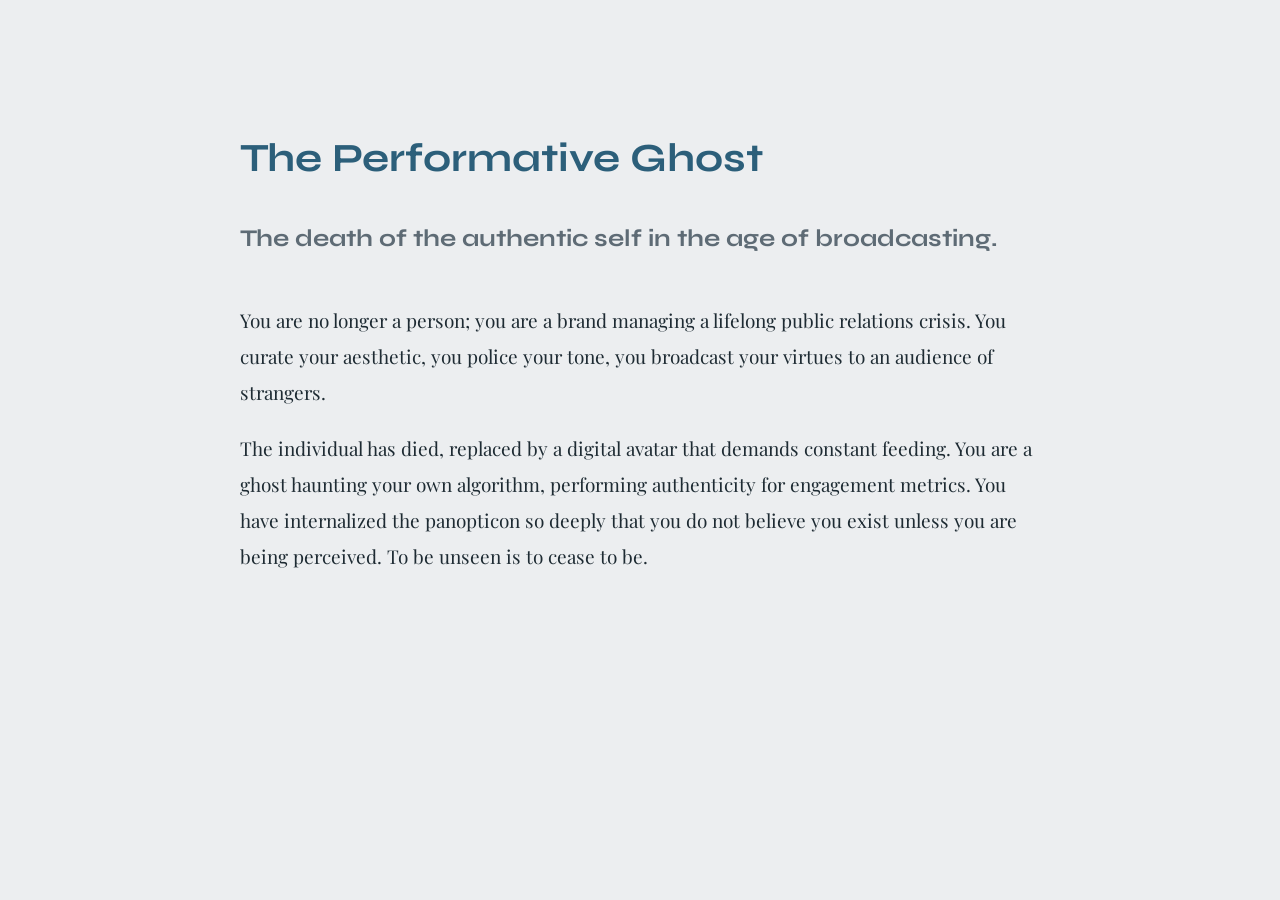
<file: The-Performative-Ghost.html>
<!DOCTYPE html>
<html lang="en">
<head>
<meta charset="UTF-8">
<meta name="viewport" content="width=device-width, initial-scale=1.0">
<title>The Performative Ghost</title>
<link rel="preconnect" href="https://fonts.googleapis.com">
<link href="https://fonts.googleapis.com/css2?family=Playfair+Display:ital,wght@0,400;0,700;1,400;1,700&family=Syne:wght@300;400;700&family=Inconsolata:wght@300;400&display=swap" rel="stylesheet">
<style>
  *, *::before, *::after { box-sizing: border-box; margin: 0; padding: 0; }
  :root {
    --bg: #eceef0; --text: #1e2b33; --accent: #2c5f7a;
    --serif: 'Playfair Display', Georgia, serif;
    --sans: 'Syne', sans-serif;
    --mono: 'Inconsolata', monospace;
  }
  body { background: var(--bg); color: var(--text); font-family: var(--serif); font-size: 19px; line-height: 1.9; padding: 20px; }
  .content { max-width: 800px; margin: 100px auto; }
  h1 { font-family: var(--sans); font-size: 40px; margin-bottom: 20px; color: var(--accent); }
  h2 { font-family: var(--sans); font-size: 24px; margin-bottom: 40px; color: #5e6b75; }
  p { margin-bottom: 20px; }
</style>
</head>
<body>
  <div class="content">
    <h1>The Performative Ghost</h1>
    <h2>The death of the authentic self in the age of broadcasting.</h2>
    <p>You are no longer a person; you are a brand managing a lifelong public relations crisis. You curate your aesthetic, you police your tone, you broadcast your virtues to an audience of strangers.</p><p>The individual has died, replaced by a digital avatar that demands constant feeding. You are a ghost haunting your own algorithm, performing authenticity for engagement metrics. You have internalized the panopticon so deeply that you do not believe you exist unless you are being perceived. To be unseen is to cease to be.</p>
  </div>
</body>
</html>
</file>
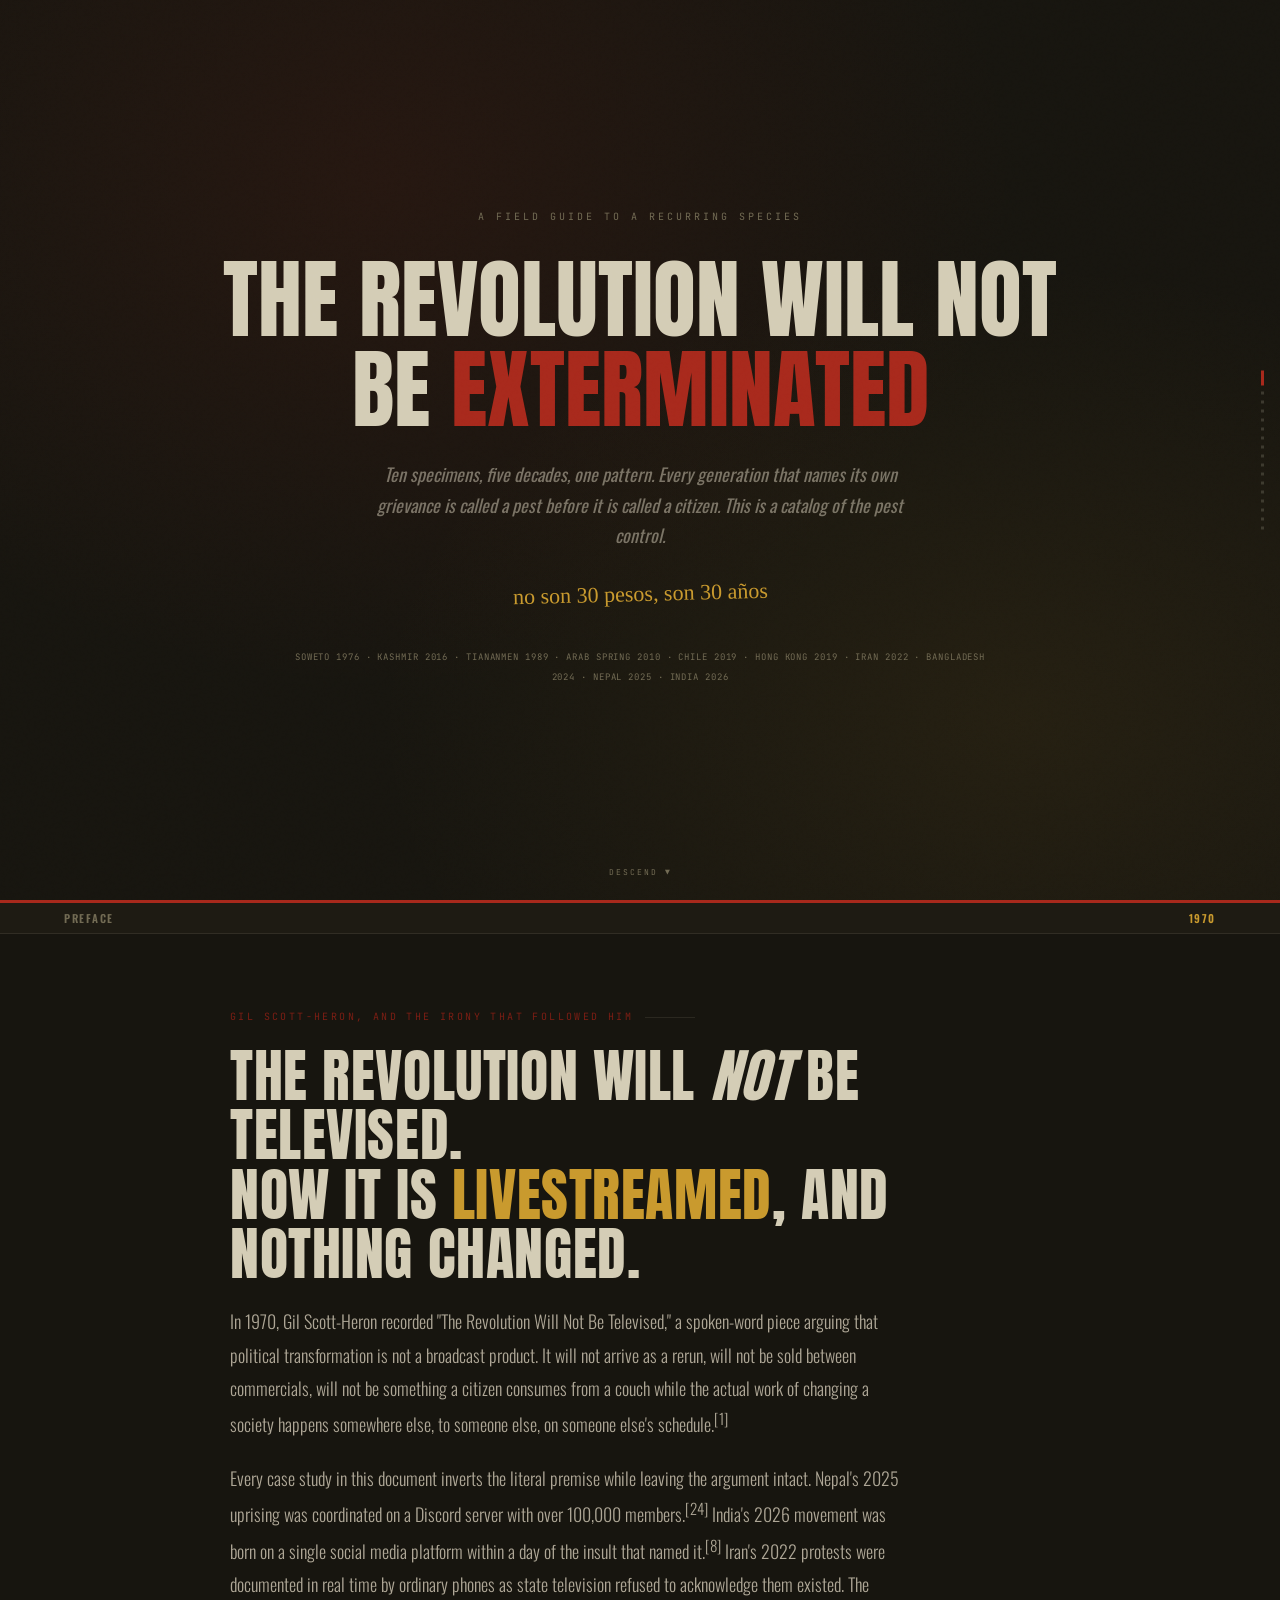
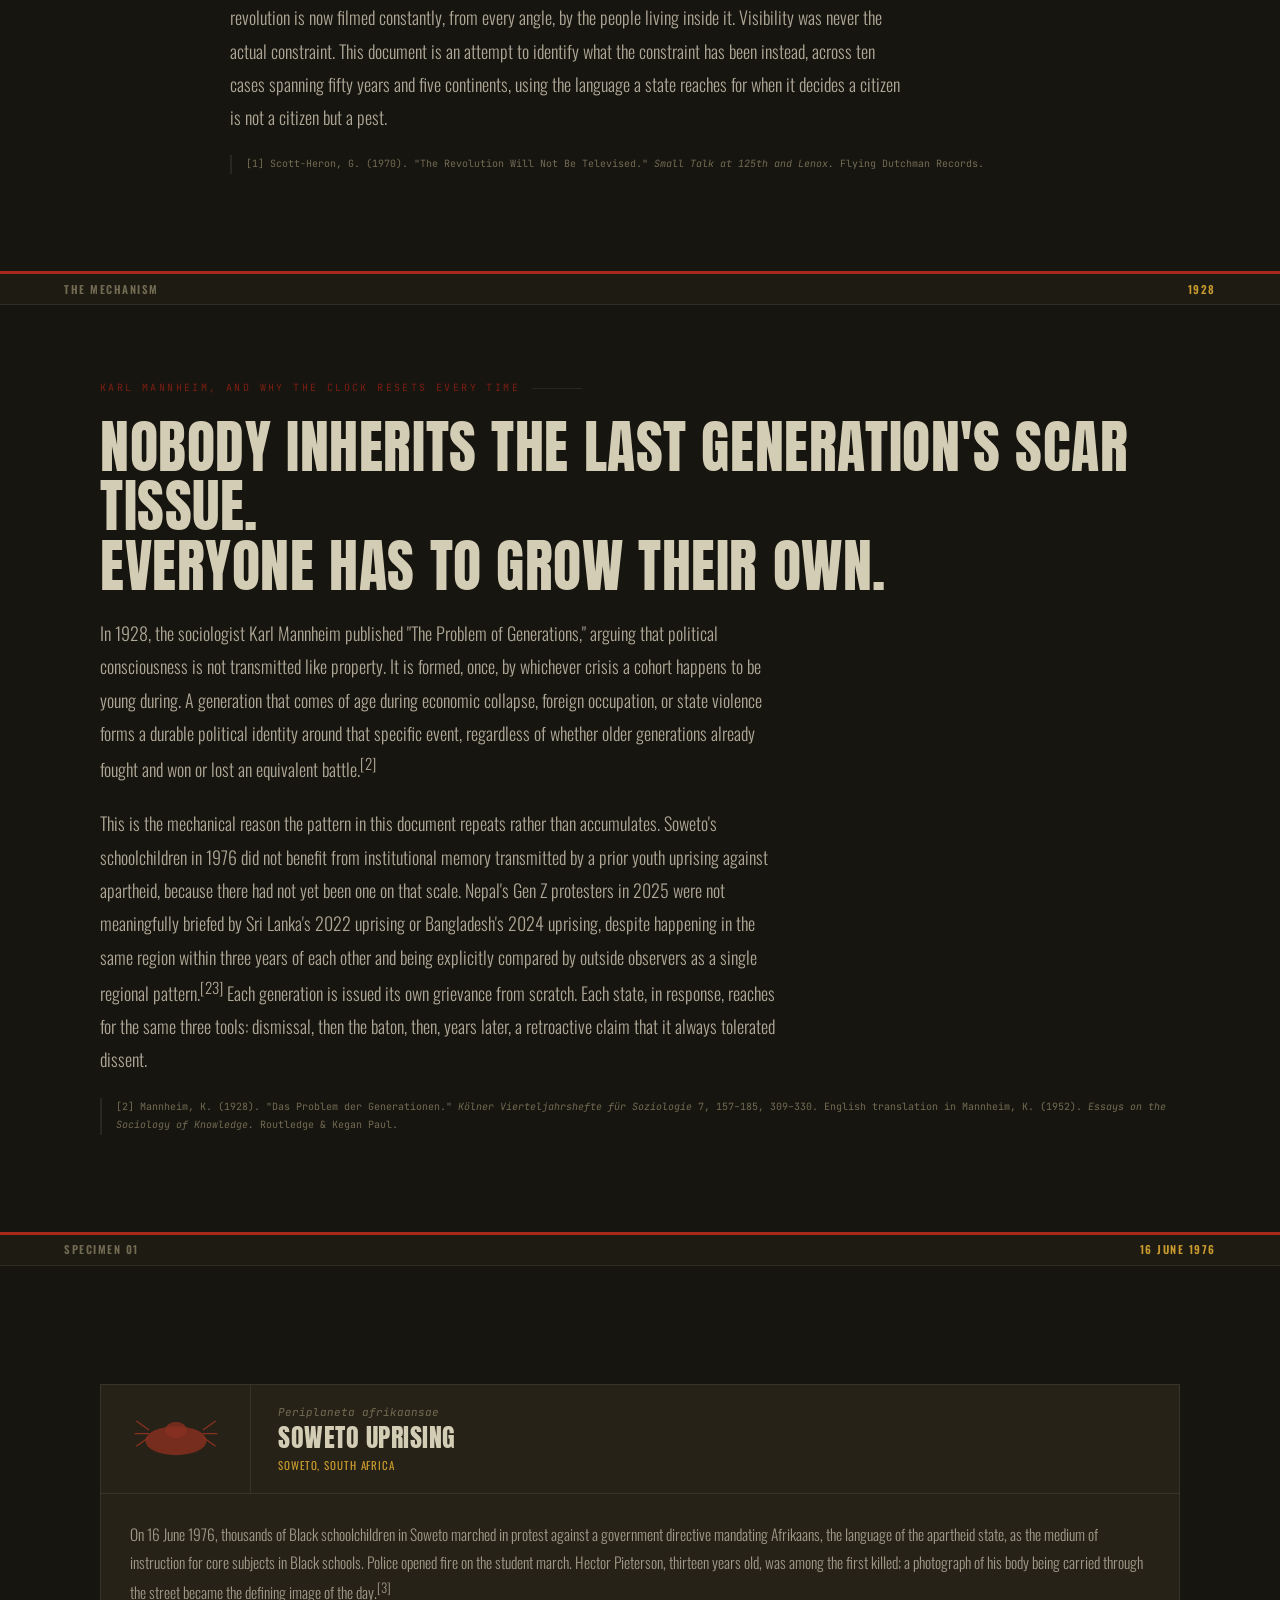
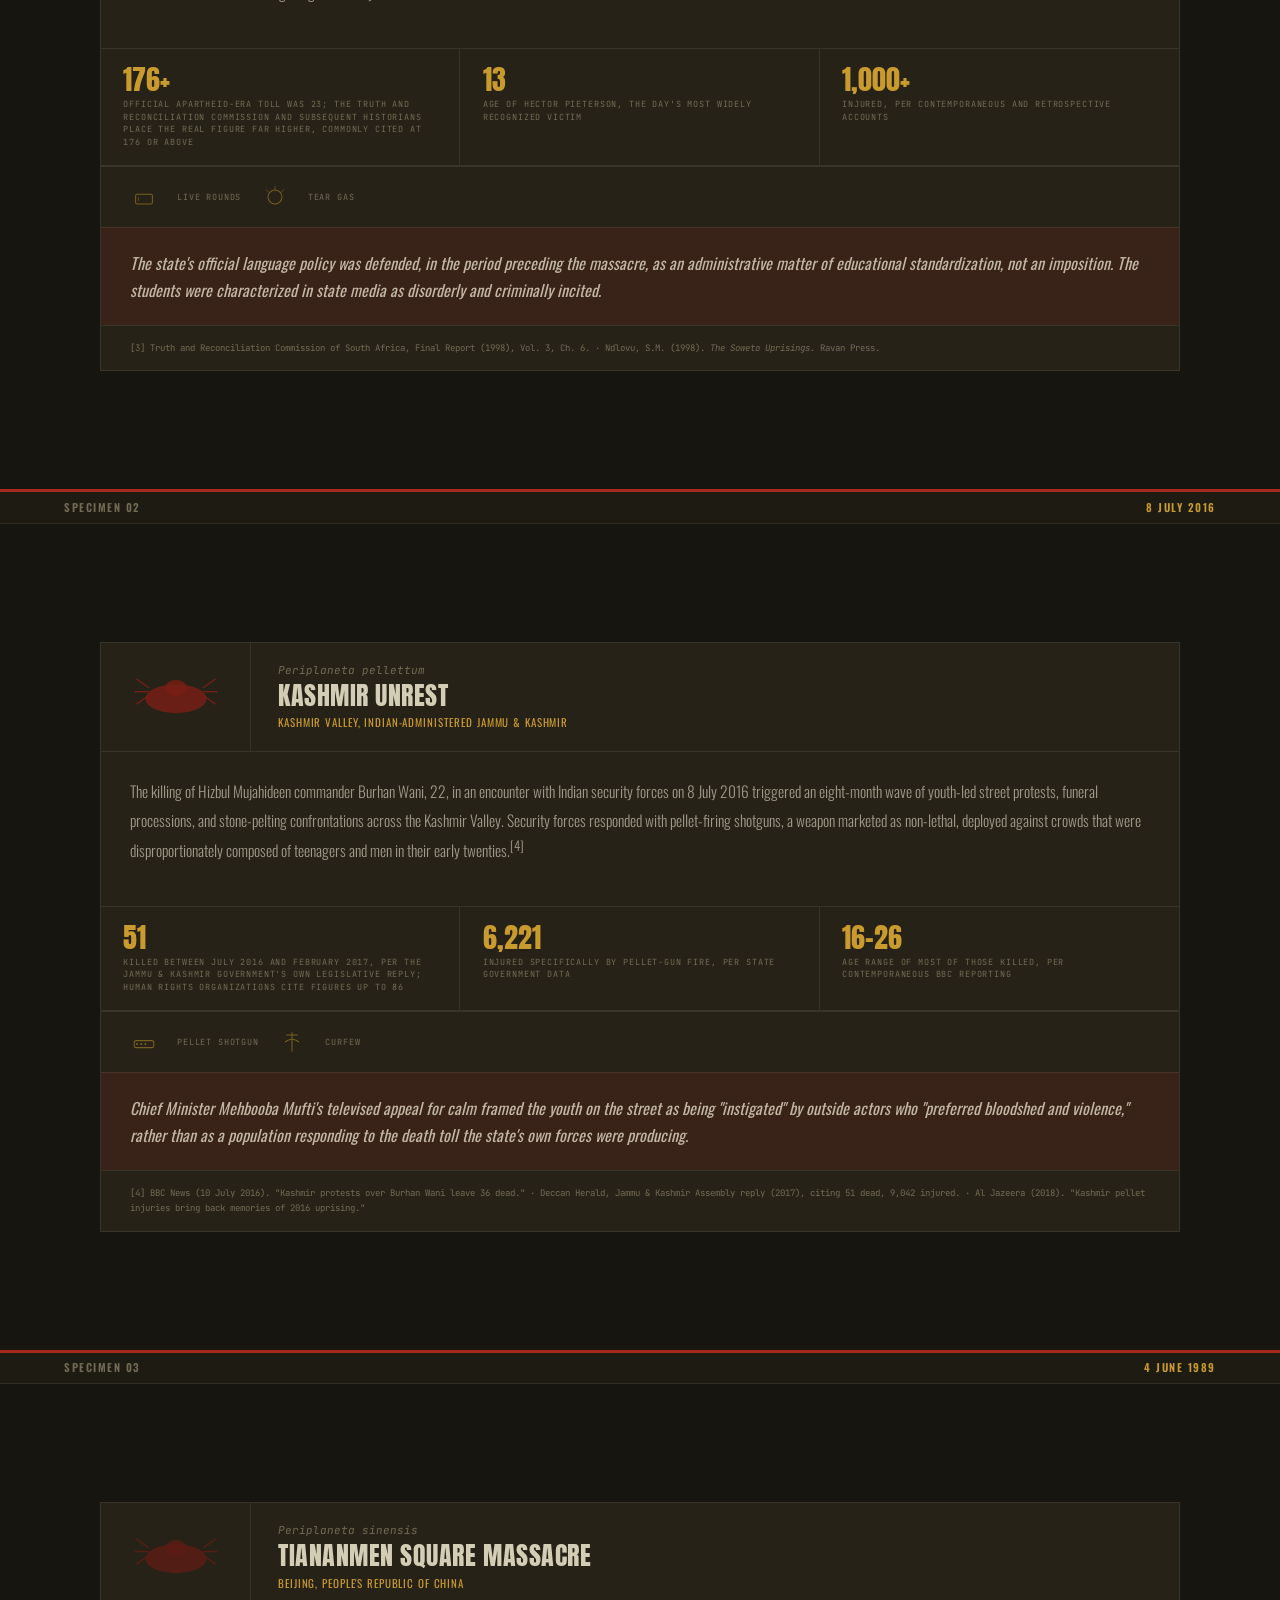
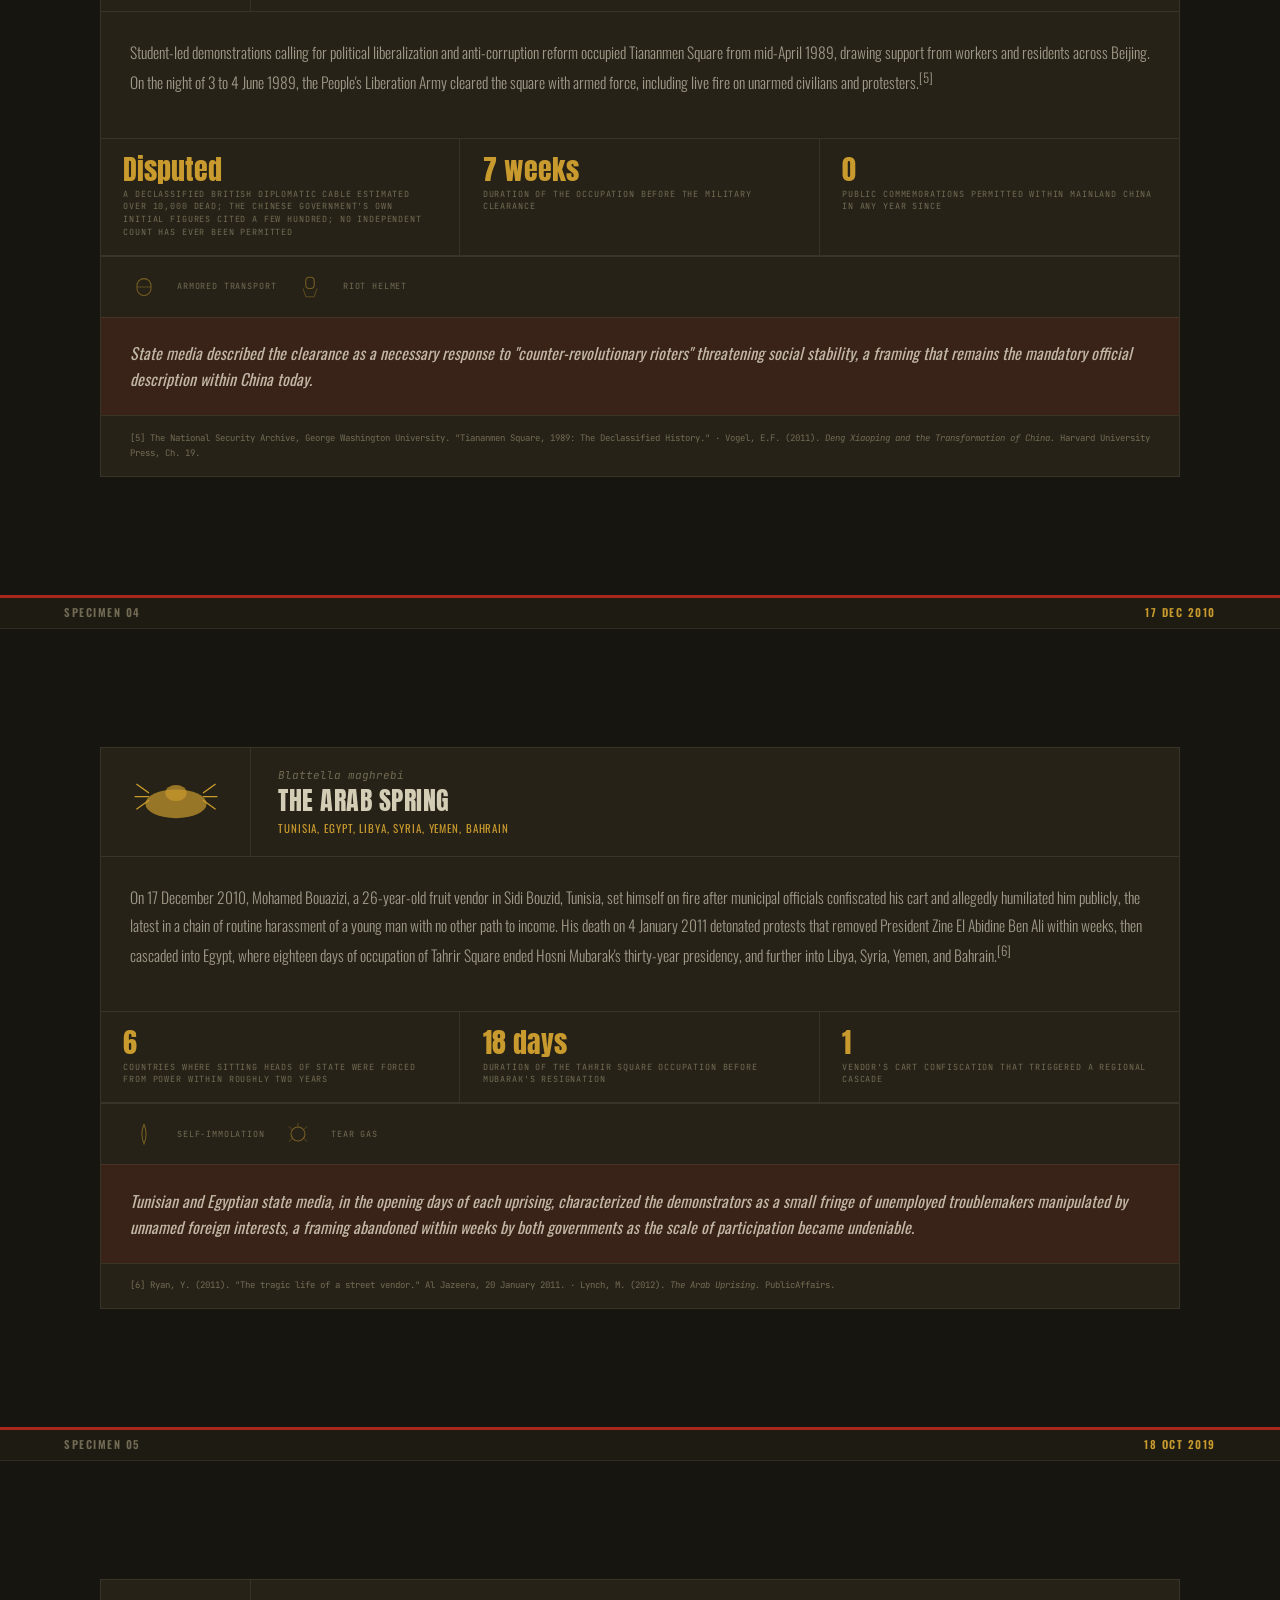
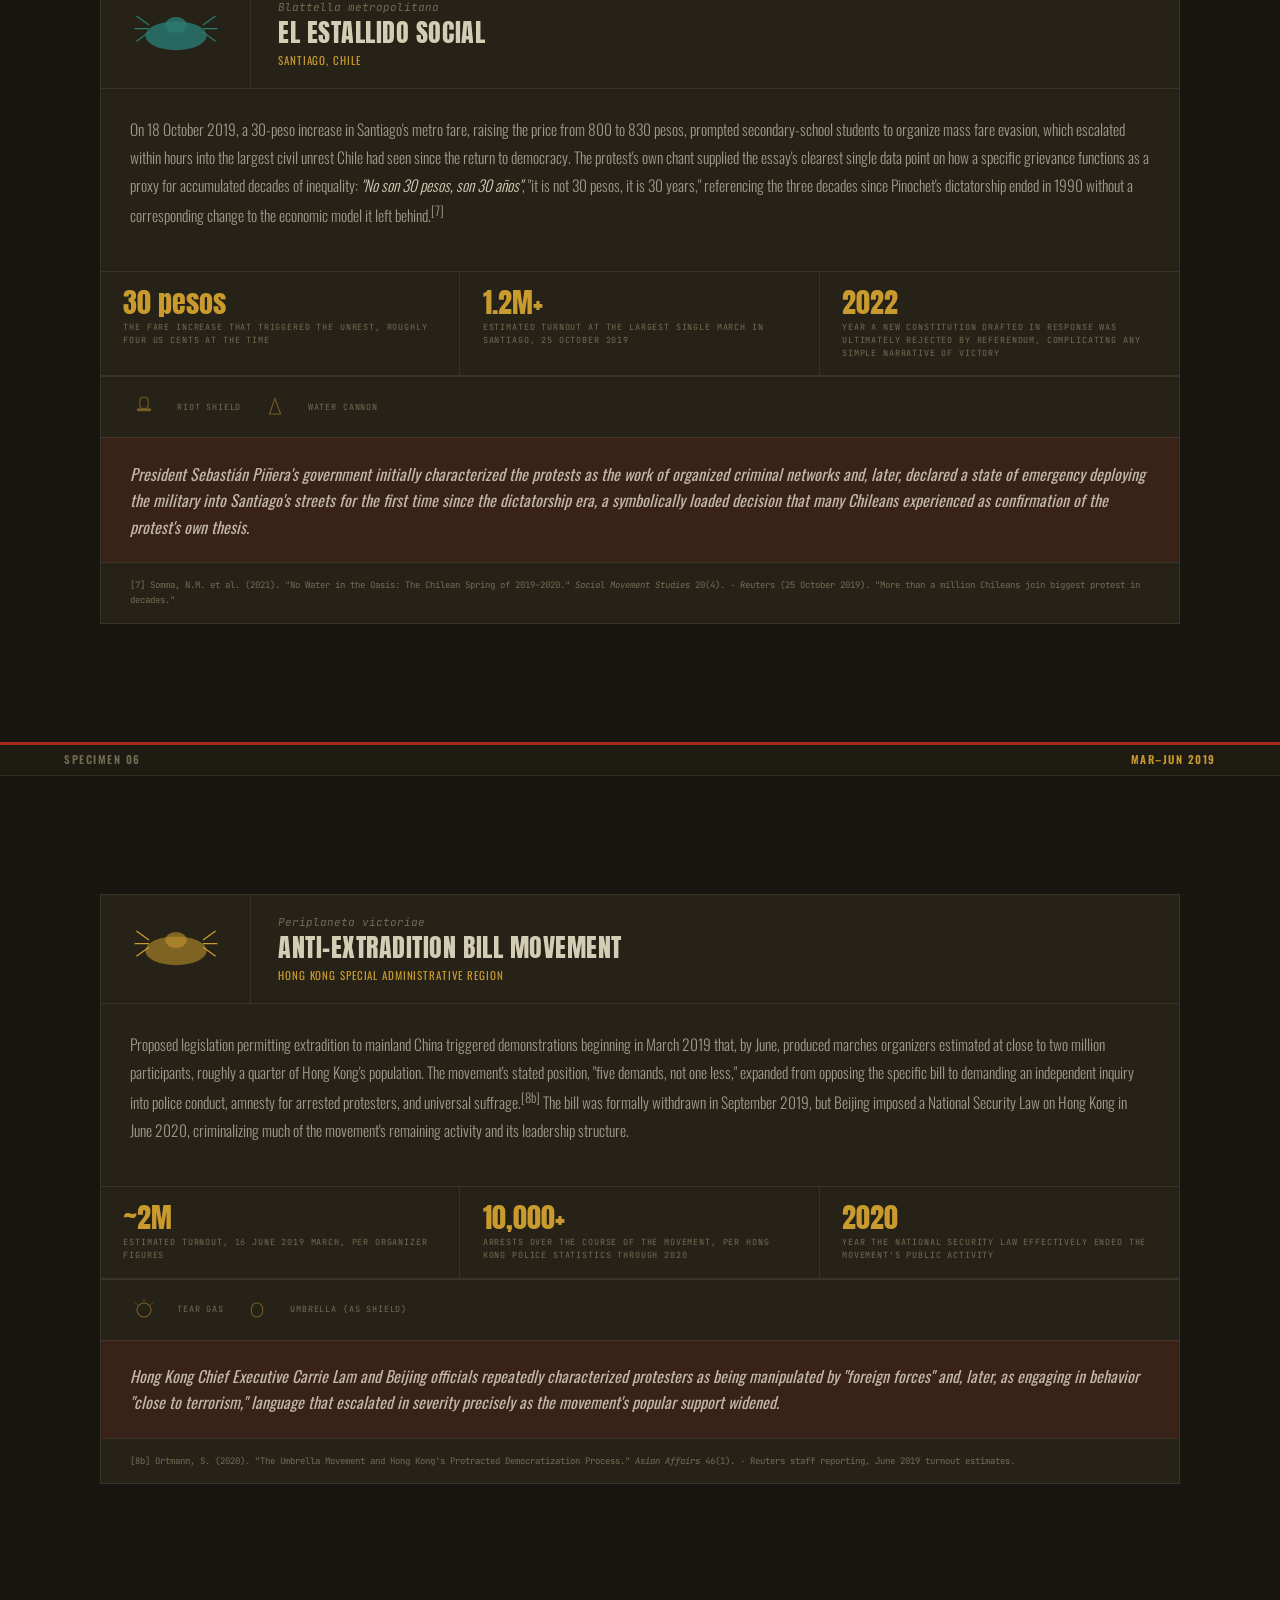
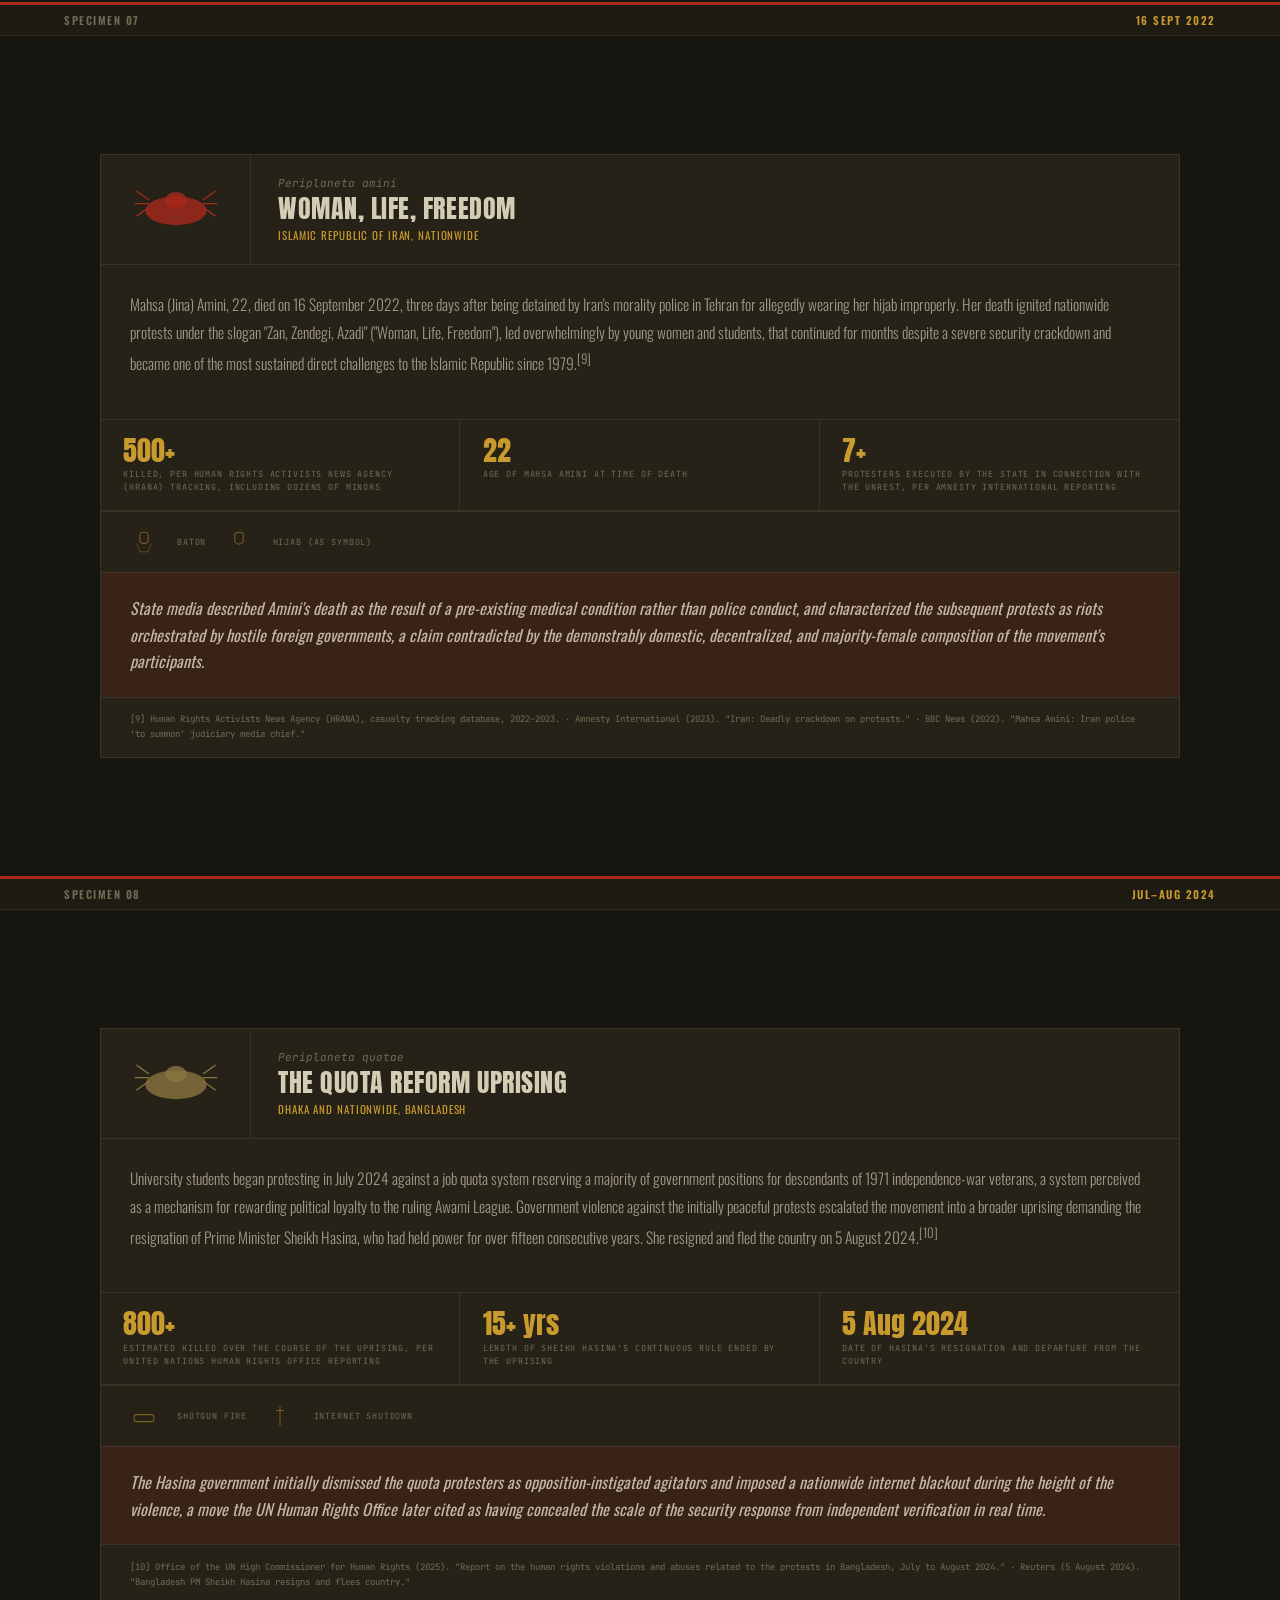
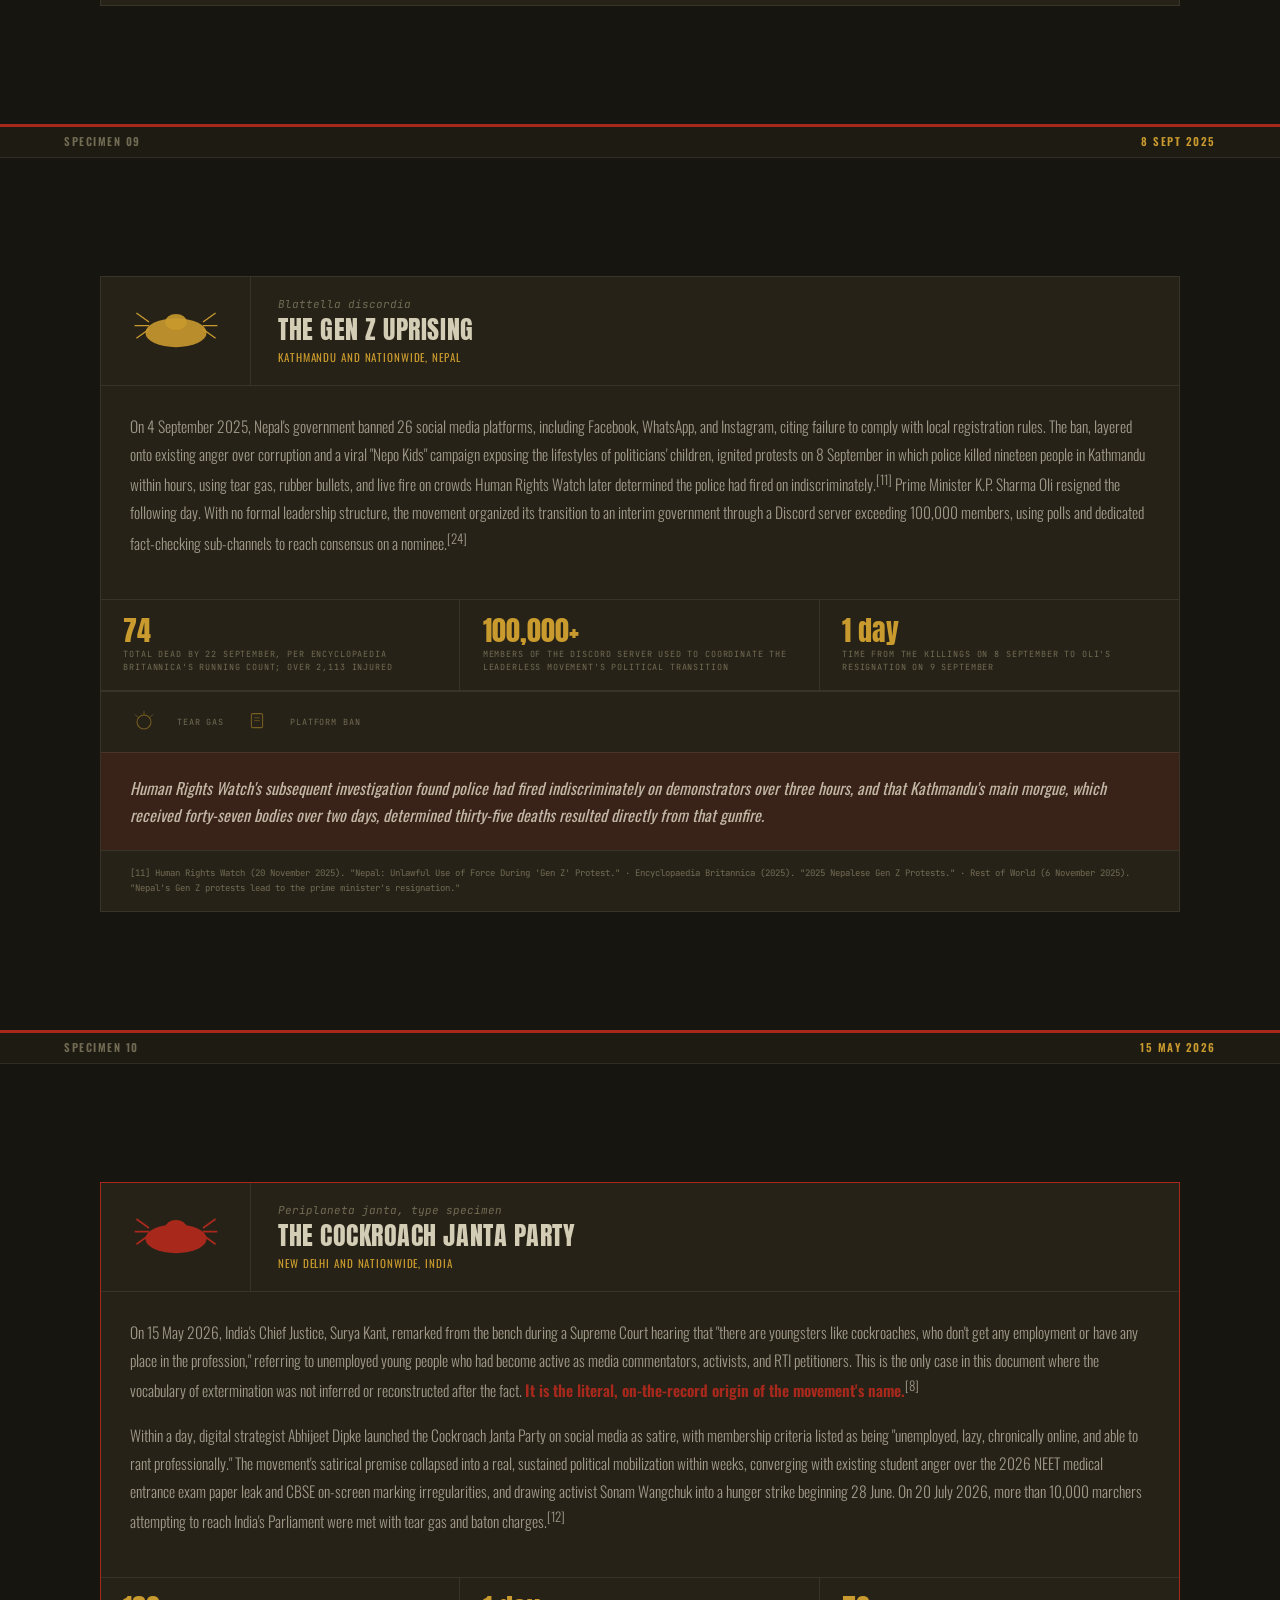
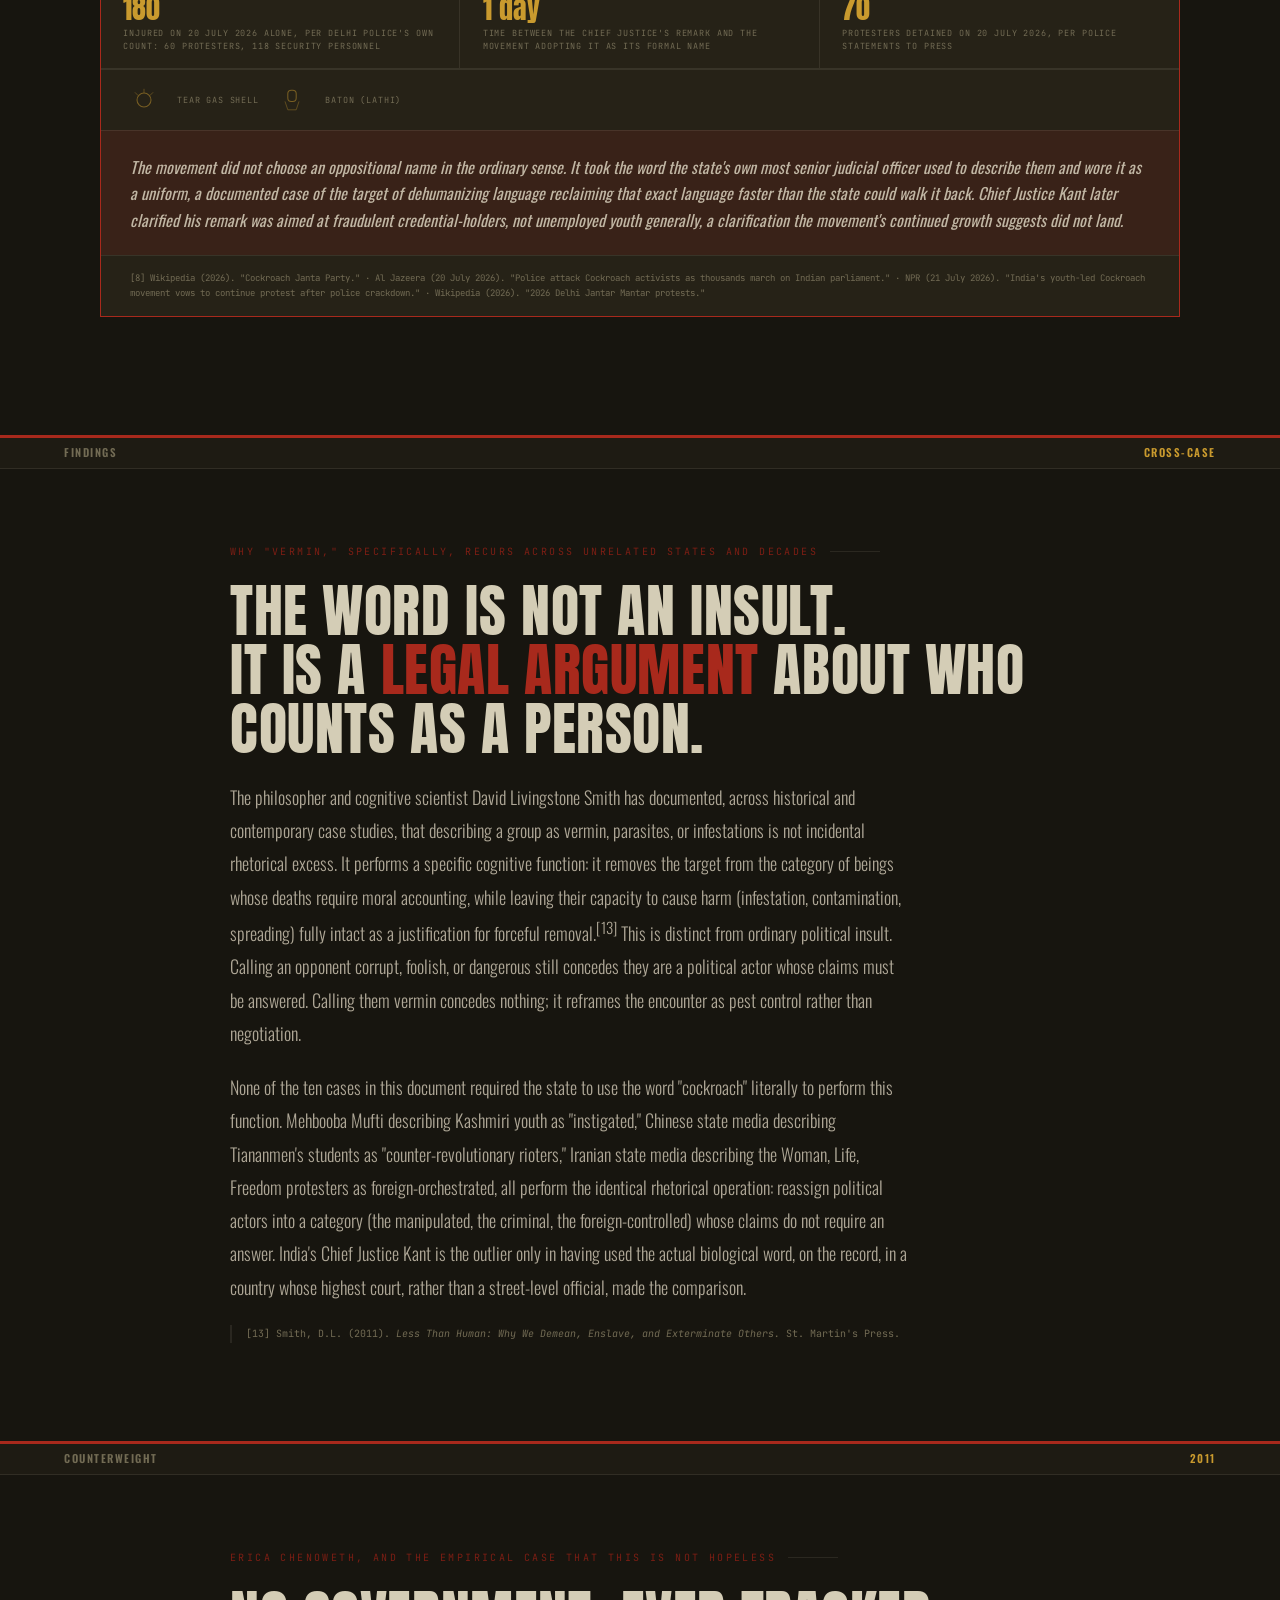
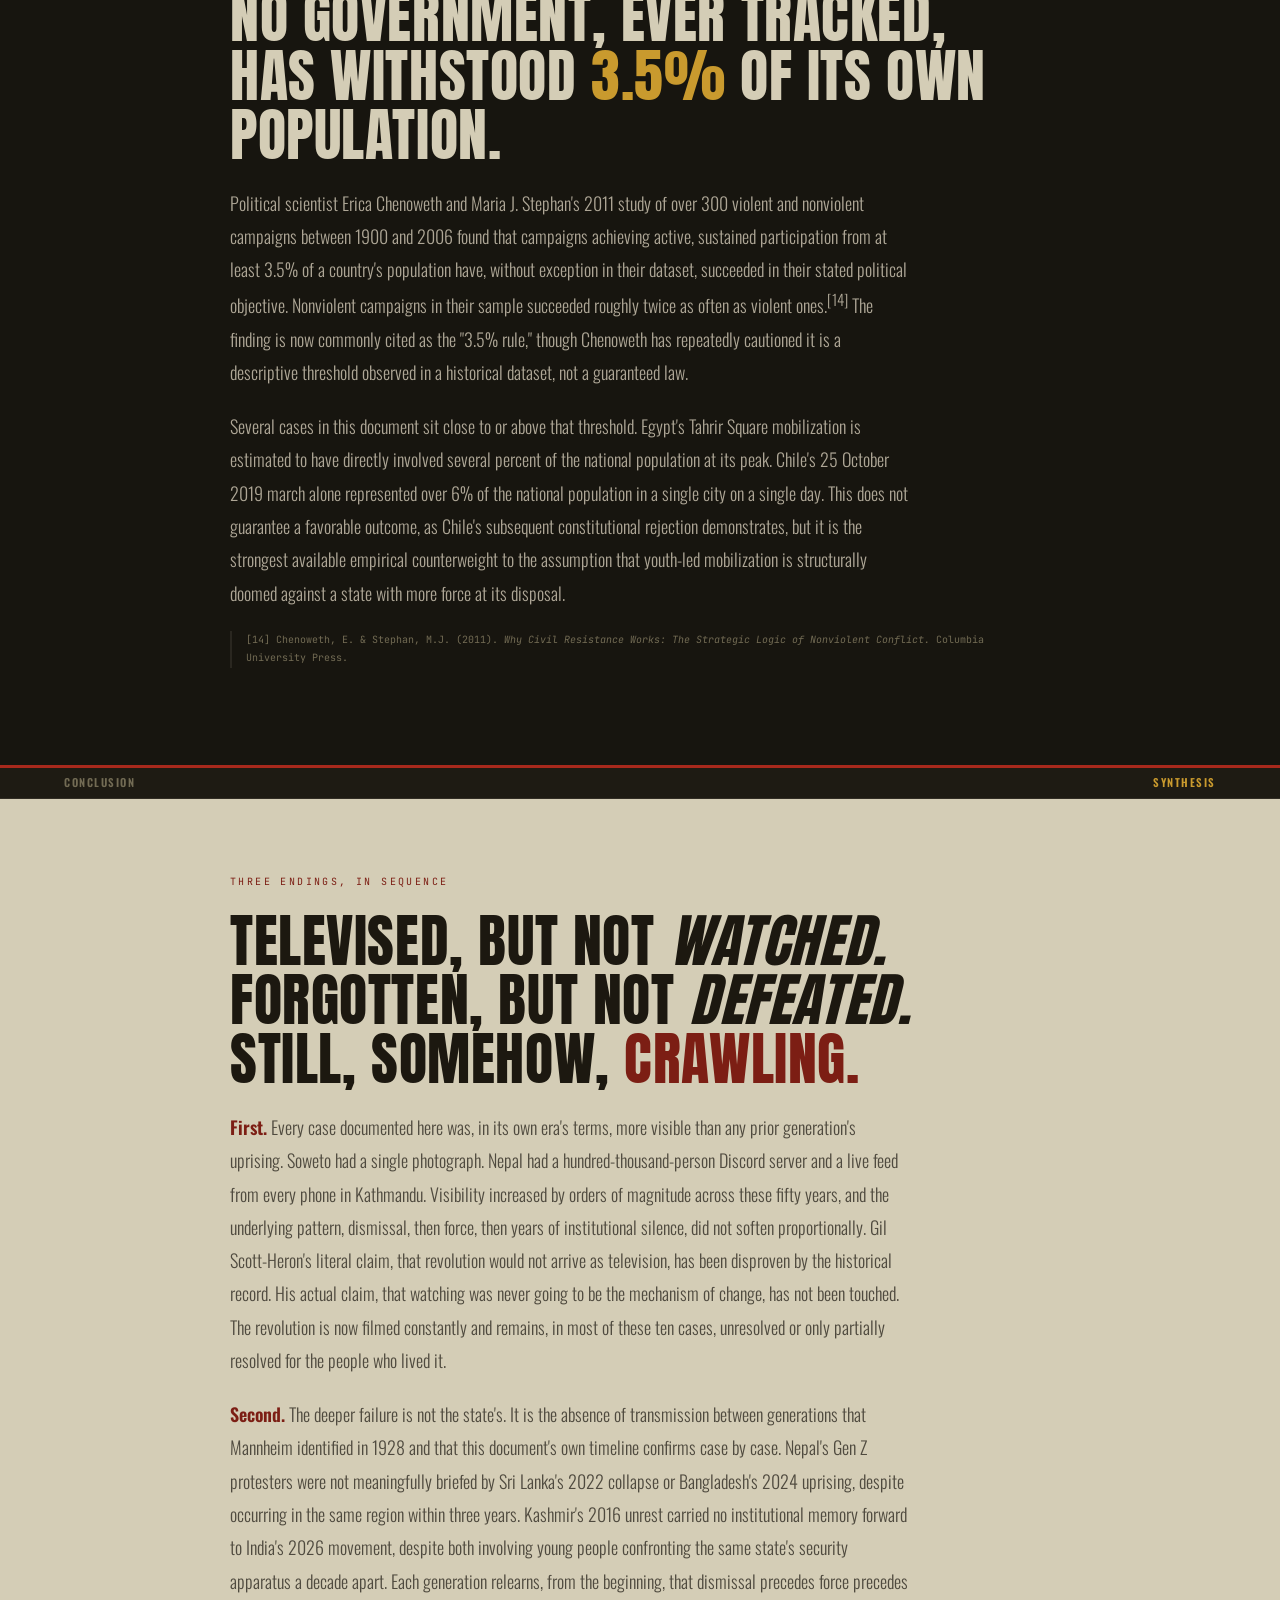
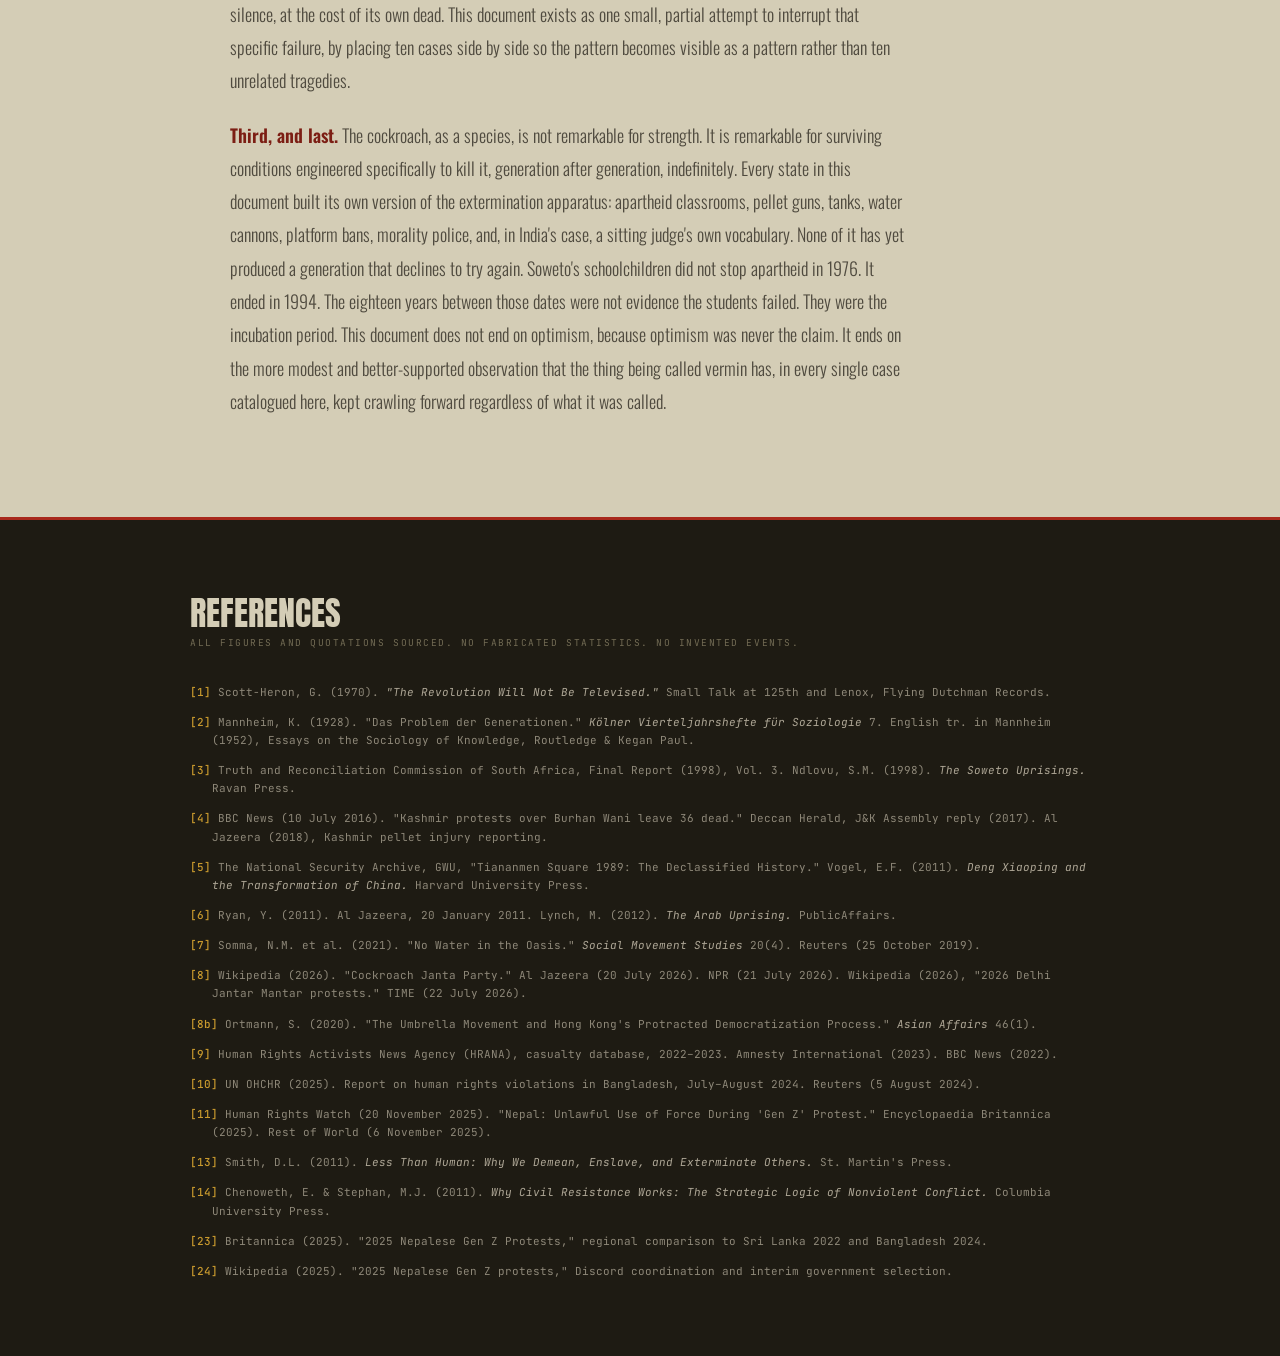
<file: The-Revolution-Will-Not-be-Exterminated.html>
<!DOCTYPE html>
<html lang="en">
<head>
<meta charset="UTF-8">
<meta name="viewport" content="width=device-width, initial-scale=1.0">
<title>The Revolution Will Not Be Exterminated</title>
<link rel="preconnect" href="https://fonts.googleapis.com">
<link href="https://fonts.googleapis.com/css2?family=Anton&family=Oswald:wght@300;400;500;600;700&family=JetBrains+Mono:ital,wght@0,300;0,400;1,300&family=Permanent+Marker&display=swap" rel="stylesheet">
<style>
*,*::before,*::after{box-sizing:border-box;margin:0;padding:0}
html{scroll-behavior:smooth}
body{background:#17150f;color:#d8d0bc;font-family:'Oswald',sans-serif;overflow-x:hidden;line-height:1}

:root{
  --asphalt:#17150f;--asphalt2:#1e1b13;--asphalt3:#262217;
  --concrete:#d4cdb6;--concrete2:#c4bc9e;
  --stencil-red:#a8291c;--stencil-red2:#7c1e14;--red-dim:rgba(168,41,28,.14);
  --mustard:#c99a2e;--mustard2:#a67e20;--mustard-dim:rgba(201,154,46,.12);
  --roach:#6b5a2e;--roach2:#8a7540;
  --teal:#2a7a72;--teal-dim:rgba(42,122,114,.13);
  --dim:#726b54;--line:rgba(216,208,188,.1);
  --headline:'Anton',sans-serif;--label:'Oswald',sans-serif;
  --mono:'JetBrains Mono',monospace;--scrawl:'Permanent Marker',cursive;
}
#prog{position:fixed;top:0;left:0;height:3px;width:0;z-index:9000;background:linear-gradient(to right,var(--stencil-red),var(--mustard));transition:width .07s linear}
.r{opacity:0;transform:translateY(20px);transition:opacity .85s ease,transform .85s ease}
.r.on{opacity:1;transform:none}
.rf{opacity:0;transition:opacity 1.4s ease}
.rf.on{opacity:1}
#nav{position:fixed;right:16px;top:50%;transform:translateY(-50%);z-index:8000;display:flex;flex-direction:column;gap:6px}
.nd{width:3px;height:3px;background:rgba(216,208,188,.18);border:none;cursor:pointer;padding:0;transition:.3s}
.nd.on{background:var(--stencil-red);height:15px}
@media(max-width:600px){#nav{display:none}}

/* concrete texture overlay */
body::after{content:'';position:fixed;inset:0;pointer-events:none;z-index:998;opacity:.4;mix-blend-mode:overlay;
background-image:url("data:image/svg+xml,%3Csvg viewBox='0 0 300 300' xmlns='http://www.w3.org/2000/svg'%3E%3Cfilter id='n'%3E%3CfeTurbulence type='fractalNoise' baseFrequency='.85' numOctaves='3'/%3E%3C/filter%3E%3Crect width='100%25' height='100%25' filter='url(%23n)' opacity='.06'/%3E%3C/svg%3E")}

.band{padding:.6rem clamp(20px,5vw,90px);background:var(--asphalt2);border-top:3px solid var(--stencil-red);border-bottom:1px solid var(--line);display:flex;justify-content:space-between;align-items:center;position:sticky;top:0;z-index:100;font-family:var(--label);font-size:11px;font-weight:600;letter-spacing:.14em;text-transform:uppercase;color:var(--dim)}
.band .yr{color:var(--mustard)}

.spread{padding:78px clamp(20px,6vw,90px);position:relative}
.spread-inner{max-width:820px;margin:0 auto}
.spread-inner.wide{max-width:1080px}
.kicker{font-family:var(--mono);font-size:10px;letter-spacing:.24em;text-transform:uppercase;color:var(--stencil-red2);margin-bottom:1.5rem;display:flex;align-items:center;gap:12px}
.kicker::after{content:'';flex:1;max-width:50px;height:1px;background:var(--line)}
.headline{font-family:var(--headline);font-weight:400;font-size:clamp(28px,4.8vw,58px);line-height:1.02;letter-spacing:.01em;text-transform:uppercase;color:var(--concrete);margin-bottom:1.4rem}
.headline .red{color:var(--stencil-red)}
.headline .gold{color:var(--mustard)}
.body-txt{font-size:18px;line-height:1.85;font-weight:300;color:rgba(216,208,188,.78);margin-bottom:1.3rem;max-width:680px}
.body-txt em{font-style:italic;color:var(--concrete)}
.body-txt b{font-weight:600;color:var(--mustard)}
.cite{font-family:var(--mono);font-size:10px;color:var(--dim);border-left:2px solid var(--line);padding-left:.9rem;margin:1.2rem 0;line-height:1.85}
.scrawl{font-family:var(--scrawl);color:var(--mustard);font-size:clamp(16px,2.2vw,22px);transform:rotate(-1.5deg);display:inline-block}

/* specimen card - entomological catalog style */
.specimen{border:1px solid var(--line);background:var(--asphalt3);margin:2.5rem 0;position:relative;overflow:hidden}
.specimen-top{display:grid;grid-template-columns:150px 1fr;gap:0;border-bottom:1px solid var(--line)}
@media(max-width:560px){.specimen-top{grid-template-columns:1fr}}
.specimen-glyph{padding:1.6rem;display:flex;align-items:center;justify-content:center;border-right:1px solid var(--line)}
@media(max-width:560px){.specimen-glyph{border-right:none;border-bottom:1px solid var(--line)}}
.specimen-glyph svg{width:90px;height:56px}
.specimen-meta{padding:1.4rem 1.7rem}
.specimen-tax{font-family:var(--mono);font-style:italic;font-size:11px;color:var(--dim);margin-bottom:.3rem}
.specimen-title{font-family:var(--headline);font-weight:400;font-size:clamp(19px,2.8vw,26px);text-transform:uppercase;letter-spacing:.02em;color:var(--concrete);line-height:1.1}
.specimen-loc{font-family:var(--label);font-size:11px;letter-spacing:.08em;text-transform:uppercase;color:var(--mustard);margin-top:.5rem}
.specimen-body{padding:1.6rem 1.8rem}
.specimen-p{font-size:15.5px;line-height:1.82;color:rgba(216,208,188,.68);font-weight:300;margin-bottom:1rem}
.specimen-p em{font-style:italic;color:var(--concrete)}
.specimen-p b{font-weight:600;color:var(--stencil-red)}
.specimen-stats{display:grid;grid-template-columns:repeat(3,1fr);border-top:1px solid var(--line);border-bottom:1px solid var(--line)}
@media(max-width:560px){.specimen-stats{grid-template-columns:1fr}}
.stat-cell{padding:1rem 1.4rem;border-right:1px solid var(--line)}
.stat-cell:last-child{border-right:none}
@media(max-width:560px){.stat-cell{border-right:none;border-bottom:1px solid var(--line)}}
.stat-n{font-family:var(--headline);font-size:clamp(20px,3vw,28px);color:var(--mustard);line-height:1}
.stat-l{font-family:var(--mono);font-size:8.5px;letter-spacing:.1em;text-transform:uppercase;color:var(--dim);margin-top:.3rem;line-height:1.5}
.specimen-quote{padding:1.4rem 1.8rem;background:var(--red-dim);border-top:1px solid var(--line)}
.specimen-quote-text{font-size:16px;font-style:italic;color:rgba(216,208,188,.85);line-height:1.65}
.specimen-cite{font-family:var(--mono);font-size:9px;color:var(--dim);padding:.9rem 1.8rem;border-top:1px solid var(--line);line-height:1.7}

/* riot-object icon strip */
.riot-strip{display:flex;gap:1.2rem;padding:1rem 1.8rem;border-top:1px solid var(--line);flex-wrap:wrap;align-items:center}
.riot-icon{width:28px;height:28px;opacity:.5}
.riot-label{font-family:var(--mono);font-size:8.5px;letter-spacing:.1em;color:var(--dim);text-transform:uppercase}

/* parchment / concrete-light section for synthesis parts */
.light-sec{background:var(--concrete);color:#1c1810}
.light-sec .kicker{color:var(--stencil-red2)}
.light-sec .headline{color:#1c1810}
.light-sec .headline .red{color:var(--stencil-red2)}
.light-sec .body-txt{color:rgba(28,24,16,.72)}
.light-sec .body-txt em{color:#1c1810}
.light-sec .cite{color:rgba(28,24,16,.4);border-left-color:rgba(28,24,16,.15)}

/* cover */
#cover{min-height:100vh;background:var(--asphalt);display:flex;flex-direction:column;align-items:center;justify-content:center;text-align:center;padding:60px 20px;position:relative;overflow:hidden}
#cover::before{content:'';position:absolute;inset:0;background:radial-gradient(ellipse at 30% 20%,rgba(168,41,28,.1) 0%,transparent 50%),radial-gradient(ellipse at 80% 80%,rgba(201,154,46,.08) 0%,transparent 45%);pointer-events:none}
.cover-eyebrow{font-family:var(--mono);font-size:10px;letter-spacing:.3em;text-transform:uppercase;color:var(--dim);margin-bottom:2rem;position:relative;z-index:1}
.cover-title{font-family:var(--headline);font-weight:400;font-size:clamp(34px,7.5vw,88px);line-height:1.02;text-transform:uppercase;color:var(--concrete);position:relative;z-index:1;max-width:900px}
.cover-title .red{color:var(--stencil-red)}
.cover-sub{font-family:var(--label);font-weight:400;font-style:italic;font-size:clamp(14px,2vw,18px);color:rgba(216,208,188,.5);margin-top:1.6rem;max-width:560px;position:relative;z-index:1;line-height:1.7}
.cover-scrawl{margin-top:2rem;position:relative;z-index:1}
.cover-cases{margin-top:2.6rem;font-family:var(--mono);font-size:9px;letter-spacing:.1em;color:var(--dim);text-transform:uppercase;line-height:2.3;position:relative;z-index:1;max-width:700px}
.cover-scroll{position:absolute;bottom:24px;font-family:var(--mono);font-size:8px;letter-spacing:.25em;text-transform:uppercase;color:var(--dim);animation:blink 3s steps(1) infinite}
@keyframes blink{50%{opacity:0}}

#bib{background:var(--asphalt2);padding:76px clamp(20px,6vw,90px);border-top:3px solid var(--stencil-red)}
.bib-inner{max-width:900px;margin:0 auto}
.bib-h{font-family:var(--headline);font-weight:400;font-size:clamp(22px,3.4vw,34px);text-transform:uppercase;color:var(--concrete);margin-bottom:.5rem}
.bib-sub{font-family:var(--mono);font-size:9.5px;letter-spacing:.16em;text-transform:uppercase;color:var(--dim);margin-bottom:2.2rem}
.bib-list{display:flex;flex-direction:column;gap:.75rem}
.bib-item{font-family:var(--mono);font-size:11px;line-height:1.65;color:rgba(216,208,188,.6);padding-left:1.4rem;text-indent:-1.4rem}
.bib-item .n{color:var(--mustard);font-weight:500}
.bib-item em{font-style:italic;color:rgba(216,208,188,.78)}
</style>
</head>
<body>
<div id="prog"></div>
<nav id="nav">
  <button class="nd on" data-s="cover"></button>
  <button class="nd" data-s="preface"></button>
  <button class="nd" data-s="mechanism"></button>
  <button class="nd" data-s="soweto"></button>
  <button class="nd" data-s="kashmir"></button>
  <button class="nd" data-s="tiananmen"></button>
  <button class="nd" data-s="arabspring"></button>
  <button class="nd" data-s="chile"></button>
  <button class="nd" data-s="hongkong"></button>
  <button class="nd" data-s="iran"></button>
  <button class="nd" data-s="bangladesh"></button>
  <button class="nd" data-s="nepal"></button>
  <button class="nd" data-s="india"></button>
  <button class="nd" data-s="vocab"></button>
  <button class="nd" data-s="threefive"></button>
  <button class="nd" data-s="conclusion"></button>
  <button class="nd" data-s="bib"></button>
</nav>

<!-- ═══ COVER ═══ -->
<section id="cover">
<div class="cover-eyebrow r">A Field Guide to a Recurring Species</div>
<h1 class="cover-title r">The Revolution Will Not<br>Be <span class="red">Exterminated</span></h1>
<p class="cover-sub r">Ten specimens, five decades, one pattern. Every generation that names its own grievance is called a pest before it is called a citizen. This is a catalog of the pest control.</p>
<div class="cover-scrawl"><span class="scrawl">no son 30 pesos, son 30 años</span></div>
<div class="cover-cases r">Soweto 1976 · Kashmir 2016 · Tiananmen 1989 · Arab Spring 2010 · Chile 2019 · Hong Kong 2019 · Iran 2022 · Bangladesh 2024 · Nepal 2025 · India 2026</div>
<div class="cover-scroll">descend ▼</div>
</section>

<!-- ═══ PREFACE ═══ -->
<div class="band"><span>Preface</span><span class="yr">1970</span></div>
<section id="preface" class="spread">
<div class="spread-inner">
<div class="kicker r">Gil Scott-Heron, and the Irony That Followed Him</div>
<h2 class="headline r">The revolution will <em>not</em> be televised.<br>Now it is <span class="gold">livestreamed</span>, and nothing changed.</h2>
<p class="body-txt r">In 1970, Gil Scott-Heron recorded "The Revolution Will Not Be Televised," a spoken-word piece arguing that political transformation is not a broadcast product. It will not arrive as a rerun, will not be sold between commercials, will not be something a citizen consumes from a couch while the actual work of changing a society happens somewhere else, to someone else, on someone else's schedule.<sup>[1]</sup></p>
<p class="body-txt r">Every case study in this document inverts the literal premise while leaving the argument intact. Nepal's 2025 uprising was coordinated on a Discord server with over 100,000 members.<sup>[24]</sup> India's 2026 movement was born on a single social media platform within a day of the insult that named it.<sup>[8]</sup> Iran's 2022 protests were documented in real time by ordinary phones as state television refused to acknowledge them existed. The revolution is now filmed constantly, from every angle, by the people living inside it. Visibility was never the actual constraint. This document is an attempt to identify what the constraint has been instead, across ten cases spanning fifty years and five continents, using the language a state reaches for when it decides a citizen is not a citizen but a pest.</p>
<div class="cite r">[1] Scott-Heron, G. (1970). "The Revolution Will Not Be Televised." <em>Small Talk at 125th and Lenox.</em> Flying Dutchman Records.</div>
</div>
</section>

<!-- ═══ THE GENERATIONAL MECHANISM ═══ -->
<div class="band"><span>The Mechanism</span><span class="yr">1928</span></div>
<section id="mechanism" class="spread">
<div class="spread-inner wide">
<div class="kicker r">Karl Mannheim, and Why the Clock Resets Every Time</div>
<h2 class="headline r">Nobody inherits the last generation's scar tissue.<br>Everyone has to grow their own.</h2>
<p class="body-txt r">In 1928, the sociologist Karl Mannheim published "The Problem of Generations," arguing that political consciousness is not transmitted like property. It is formed, once, by whichever crisis a cohort happens to be young during. A generation that comes of age during economic collapse, foreign occupation, or state violence forms a durable political identity around that specific event, regardless of whether older generations already fought and won or lost an equivalent battle.<sup>[2]</sup></p>
<p class="body-txt r">This is the mechanical reason the pattern in this document repeats rather than accumulates. Soweto's schoolchildren in 1976 did not benefit from institutional memory transmitted by a prior youth uprising against apartheid, because there had not yet been one on that scale. Nepal's Gen Z protesters in 2025 were not meaningfully briefed by Sri Lanka's 2022 uprising or Bangladesh's 2024 uprising, despite happening in the same region within three years of each other and being explicitly compared by outside observers as a single regional pattern.<sup>[23]</sup> Each generation is issued its own grievance from scratch. Each state, in response, reaches for the same three tools: dismissal, then the baton, then, years later, a retroactive claim that it always tolerated dissent.</p>
<div class="cite r">[2] Mannheim, K. (1928). "Das Problem der Generationen." <em>Kölner Vierteljahrshefte für Soziologie</em> 7, 157–185, 309–330. English translation in Mannheim, K. (1952). <em>Essays on the Sociology of Knowledge.</em> Routledge &amp; Kegan Paul.</div>
</div>
</section>

<!-- ═══ SPECIMEN 1: SOWETO 1976 ═══ -->
<div class="band"><span>Specimen 01</span><span class="yr">16 June 1976</span></div>
<section id="soweto" class="spread">
<div class="spread-inner wide">
<div class="specimen">
<div class="specimen-top">
<div class="specimen-glyph">
<svg viewBox="0 0 100 60" fill="none"><ellipse cx="50" cy="32" rx="34" ry="16" fill="#8a3020" opacity=".8"/><ellipse cx="50" cy="20" rx="12" ry="9" fill="#8a3020" opacity=".8"/><path d="M20 20 L6 10 M20 24 L4 24 M20 28 L6 38 M80 20 L94 10 M80 24 L96 24 M80 28 L94 38" stroke="#8a3020" stroke-width="1.5"/></svg>
</div>
<div class="specimen-meta">
<div class="specimen-tax">Periplaneta afrikaansae</div>
<div class="specimen-title">Soweto Uprising</div>
<div class="specimen-loc">Soweto, South Africa</div>
</div>
</div>
<div class="specimen-body">
<p class="specimen-p r">On 16 June 1976, thousands of Black schoolchildren in Soweto marched in protest against a government directive mandating Afrikaans, the language of the apartheid state, as the medium of instruction for core subjects in Black schools. Police opened fire on the student march. Hector Pieterson, thirteen years old, was among the first killed; a photograph of his body being carried through the street became the defining image of the day.<sup>[3]</sup></p>
</div>
<div class="specimen-stats">
<div class="stat-cell"><div class="stat-n">176+</div><div class="stat-l">Official apartheid-era toll was 23; the Truth and Reconciliation Commission and subsequent historians place the real figure far higher, commonly cited at 176 or above</div></div>
<div class="stat-cell"><div class="stat-n">13</div><div class="stat-l">Age of Hector Pieterson, the day's most widely recognized victim</div></div>
<div class="stat-cell"><div class="stat-n">1,000+</div><div class="stat-l">Injured, per contemporaneous and retrospective accounts</div></div>
</div>
<div class="riot-strip r">
<div class="riot-icon"><svg viewBox="0 0 40 40"><rect x="8" y="16" width="24" height="14" rx="2" fill="none" stroke="#c99a2e" stroke-width="1.5"/><line x1="12" y1="20" x2="12" y2="26" stroke="#c99a2e"/></svg></div>
<div class="riot-label">Live rounds</div>
<div class="riot-icon"><svg viewBox="0 0 40 40"><circle cx="20" cy="20" r="10" fill="none" stroke="#c99a2e" stroke-width="1.5"/><path d="M20 10 L20 4 M12 14 L7 9 M28 14 L33 9" stroke="#c99a2e"/></svg></div>
<div class="riot-label">Tear gas</div>
</div>
<div class="specimen-quote"><div class="specimen-quote-text">The state's official language policy was defended, in the period preceding the massacre, as an administrative matter of educational standardization, not an imposition. The students were characterized in state media as disorderly and criminally incited.</div></div>
<div class="specimen-cite">[3] Truth and Reconciliation Commission of South Africa, Final Report (1998), Vol. 3, Ch. 6. · Ndlovu, S.M. (1998). <em>The Soweto Uprisings.</em> Ravan Press.</div>
</div>
</div>
</section>

<!-- ═══ SPECIMEN 2: KASHMIR 2016 ═══ -->
<div class="band"><span>Specimen 02</span><span class="yr">8 July 2016</span></div>
<section id="kashmir" class="spread">
<div class="spread-inner wide">
<div class="specimen">
<div class="specimen-top">
<div class="specimen-glyph">
<svg viewBox="0 0 100 60" fill="none"><ellipse cx="50" cy="32" rx="34" ry="16" fill="#7a1e14" opacity=".8"/><ellipse cx="50" cy="20" rx="12" ry="9" fill="#7a1e14" opacity=".8"/><path d="M20 20 L6 10 M20 24 L4 24 M20 28 L6 38 M80 20 L94 10 M80 24 L96 24 M80 28 L94 38" stroke="#7a1e14" stroke-width="1.5"/></svg>
</div>
<div class="specimen-meta">
<div class="specimen-tax">Periplaneta pellettum</div>
<div class="specimen-title">Kashmir Unrest</div>
<div class="specimen-loc">Kashmir Valley, Indian-administered Jammu &amp; Kashmir</div>
</div>
</div>
<div class="specimen-body">
<p class="specimen-p r">The killing of Hizbul Mujahideen commander Burhan Wani, 22, in an encounter with Indian security forces on 8 July 2016 triggered an eight-month wave of youth-led street protests, funeral processions, and stone-pelting confrontations across the Kashmir Valley. Security forces responded with pellet-firing shotguns, a weapon marketed as non-lethal, deployed against crowds that were disproportionately composed of teenagers and men in their early twenties.<sup>[4]</sup></p>
</div>
<div class="specimen-stats">
<div class="stat-cell"><div class="stat-n">51</div><div class="stat-l">Killed between July 2016 and February 2017, per the Jammu &amp; Kashmir government's own legislative reply; human rights organizations cite figures up to 86</div></div>
<div class="stat-cell"><div class="stat-n">6,221</div><div class="stat-l">Injured specifically by pellet-gun fire, per state government data</div></div>
<div class="stat-cell"><div class="stat-n">16–26</div><div class="stat-l">Age range of most of those killed, per contemporaneous BBC reporting</div></div>
</div>
<div class="riot-strip r">
<div class="riot-icon"><svg viewBox="0 0 40 40"><rect x="6" y="18" width="28" height="10" rx="3" fill="none" stroke="#c99a2e" stroke-width="1.5"/><circle cx="10" cy="23" r="1.5" fill="#c99a2e"/><circle cx="16" cy="23" r="1.5" fill="#c99a2e"/><circle cx="22" cy="23" r="1.5" fill="#c99a2e"/></svg></div>
<div class="riot-label">Pellet shotgun</div>
<div class="riot-icon"><svg viewBox="0 0 40 40"><path d="M20 6 L20 34 M12 10 L28 10" stroke="#c99a2e" stroke-width="1.5"/><path d="M10 20 Q20 12 30 20" stroke="#c99a2e" stroke-width="1.5" fill="none"/></svg></div>
<div class="riot-label">Curfew</div>
</div>
<div class="specimen-quote"><div class="specimen-quote-text">Chief Minister Mehbooba Mufti's televised appeal for calm framed the youth on the street as being "instigated" by outside actors who "preferred bloodshed and violence," rather than as a population responding to the death toll the state's own forces were producing.</div></div>
<div class="specimen-cite">[4] BBC News (10 July 2016). "Kashmir protests over Burhan Wani leave 36 dead." · Deccan Herald, Jammu &amp; Kashmir Assembly reply (2017), citing 51 dead, 9,042 injured. · Al Jazeera (2018). "Kashmir pellet injuries bring back memories of 2016 uprising."</div>
</div>
</div>
</section>

<!-- ═══ SPECIMEN 3: TIANANMEN 1989 ═══ -->
<div class="band"><span>Specimen 03</span><span class="yr">4 June 1989</span></div>
<section id="tiananmen" class="spread">
<div class="spread-inner wide">
<div class="specimen">
<div class="specimen-top">
<div class="specimen-glyph">
<svg viewBox="0 0 100 60" fill="none"><ellipse cx="50" cy="32" rx="34" ry="16" fill="#5c1c14" opacity=".8"/><ellipse cx="50" cy="20" rx="12" ry="9" fill="#5c1c14" opacity=".8"/><path d="M20 20 L6 10 M20 24 L4 24 M20 28 L6 38 M80 20 L94 10 M80 24 L96 24 M80 28 L94 38" stroke="#5c1c14" stroke-width="1.5"/></svg>
</div>
<div class="specimen-meta">
<div class="specimen-tax">Periplaneta sinensis</div>
<div class="specimen-title">Tiananmen Square Massacre</div>
<div class="specimen-loc">Beijing, People's Republic of China</div>
</div>
</div>
<div class="specimen-body">
<p class="specimen-p r">Student-led demonstrations calling for political liberalization and anti-corruption reform occupied Tiananmen Square from mid-April 1989, drawing support from workers and residents across Beijing. On the night of 3 to 4 June 1989, the People's Liberation Army cleared the square with armed force, including live fire on unarmed civilians and protesters.<sup>[5]</sup></p>
</div>
<div class="specimen-stats">
<div class="stat-cell"><div class="stat-n">Disputed</div><div class="stat-l">A declassified British diplomatic cable estimated over 10,000 dead; the Chinese government's own initial figures cited a few hundred; no independent count has ever been permitted</div></div>
<div class="stat-cell"><div class="stat-n">7 weeks</div><div class="stat-l">Duration of the occupation before the military clearance</div></div>
<div class="stat-cell"><div class="stat-n">0</div><div class="stat-l">Public commemorations permitted within mainland China in any year since</div></div>
</div>
<div class="riot-strip r">
<div class="riot-icon"><svg viewBox="0 0 40 40"><rect x="10" y="8" width="20" height="24" rx="10" fill="none" stroke="#c99a2e" stroke-width="1.5"/><line x1="10" y1="20" x2="30" y2="20" stroke="#c99a2e"/></svg></div>
<div class="riot-label">Armored transport</div>
<div class="riot-icon"><svg viewBox="0 0 40 40"><rect x="14" y="6" width="12" height="16" rx="5" fill="none" stroke="#c99a2e" stroke-width="1.5"/><path d="M10 22 L14 34 M30 22 L26 34 M14 34 L26 34" stroke="#c99a2e"/></svg></div>
<div class="riot-label">Riot helmet</div>
</div>
<div class="specimen-quote"><div class="specimen-quote-text">State media described the clearance as a necessary response to "counter-revolutionary rioters" threatening social stability, a framing that remains the mandatory official description within China today.</div></div>
<div class="specimen-cite">[5] The National Security Archive, George Washington University. "Tiananmen Square, 1989: The Declassified History." · Vogel, E.F. (2011). <em>Deng Xiaoping and the Transformation of China.</em> Harvard University Press, Ch. 19.</div>
</div>
</div>
</section>

<!-- ═══ SPECIMEN 4: ARAB SPRING ═══ -->
<div class="band"><span>Specimen 04</span><span class="yr">17 Dec 2010</span></div>
<section id="arabspring" class="spread">
<div class="spread-inner wide">
<div class="specimen">
<div class="specimen-top">
<div class="specimen-glyph">
<svg viewBox="0 0 100 60" fill="none"><ellipse cx="50" cy="32" rx="34" ry="16" fill="#c99a2e" opacity=".7"/><ellipse cx="50" cy="20" rx="12" ry="9" fill="#c99a2e" opacity=".7"/><path d="M20 20 L6 10 M20 24 L4 24 M20 28 L6 38 M80 20 L94 10 M80 24 L96 24 M80 28 L94 38" stroke="#c99a2e" stroke-width="1.5"/></svg>
</div>
<div class="specimen-meta">
<div class="specimen-tax">Blattella maghrebi</div>
<div class="specimen-title">The Arab Spring</div>
<div class="specimen-loc">Tunisia, Egypt, Libya, Syria, Yemen, Bahrain</div>
</div>
</div>
<div class="specimen-body">
<p class="specimen-p r">On 17 December 2010, Mohamed Bouazizi, a 26-year-old fruit vendor in Sidi Bouzid, Tunisia, set himself on fire after municipal officials confiscated his cart and allegedly humiliated him publicly, the latest in a chain of routine harassment of a young man with no other path to income. His death on 4 January 2011 detonated protests that removed President Zine El Abidine Ben Ali within weeks, then cascaded into Egypt, where eighteen days of occupation of Tahrir Square ended Hosni Mubarak's thirty-year presidency, and further into Libya, Syria, Yemen, and Bahrain.<sup>[6]</sup></p>
</div>
<div class="specimen-stats">
<div class="stat-cell"><div class="stat-n">6</div><div class="stat-l">Countries where sitting heads of state were forced from power within roughly two years</div></div>
<div class="stat-cell"><div class="stat-n">18 days</div><div class="stat-l">Duration of the Tahrir Square occupation before Mubarak's resignation</div></div>
<div class="stat-cell"><div class="stat-n">1</div><div class="stat-l">Vendor's cart confiscation that triggered a regional cascade</div></div>
</div>
<div class="riot-strip r">
<div class="riot-icon"><svg viewBox="0 0 40 40"><path d="M20 6 Q26 20 20 34 Q14 20 20 6" fill="none" stroke="#c99a2e" stroke-width="1.5"/></svg></div>
<div class="riot-label">Self-immolation</div>
<div class="riot-icon"><svg viewBox="0 0 40 40"><circle cx="20" cy="20" r="10" fill="none" stroke="#c99a2e" stroke-width="1.5"/><path d="M20 10 L20 4 M12 14 L7 9 M28 14 L33 9 M12 26 L7 31 M28 26 L33 31" stroke="#c99a2e"/></svg></div>
<div class="riot-label">Tear gas</div>
</div>
<div class="specimen-quote"><div class="specimen-quote-text">Tunisian and Egyptian state media, in the opening days of each uprising, characterized the demonstrators as a small fringe of unemployed troublemakers manipulated by unnamed foreign interests, a framing abandoned within weeks by both governments as the scale of participation became undeniable.</div></div>
<div class="specimen-cite">[6] Ryan, Y. (2011). "The tragic life of a street vendor." Al Jazeera, 20 January 2011. · Lynch, M. (2012). <em>The Arab Uprising.</em> PublicAffairs.</div>
</div>
</div>
</section>

<!-- ═══ SPECIMEN 5: CHILE 2019 ═══ -->
<div class="band"><span>Specimen 05</span><span class="yr">18 Oct 2019</span></div>
<section id="chile" class="spread">
<div class="spread-inner wide">
<div class="specimen">
<div class="specimen-top">
<div class="specimen-glyph">
<svg viewBox="0 0 100 60" fill="none"><ellipse cx="50" cy="32" rx="34" ry="16" fill="#2a7a72" opacity=".8"/><ellipse cx="50" cy="20" rx="12" ry="9" fill="#2a7a72" opacity=".8"/><path d="M20 20 L6 10 M20 24 L4 24 M20 28 L6 38 M80 20 L94 10 M80 24 L96 24 M80 28 L94 38" stroke="#2a7a72" stroke-width="1.5"/></svg>
</div>
<div class="specimen-meta">
<div class="specimen-tax">Blattella metropolitana</div>
<div class="specimen-title">El Estallido Social</div>
<div class="specimen-loc">Santiago, Chile</div>
</div>
</div>
<div class="specimen-body">
<p class="specimen-p r">On 18 October 2019, a 30-peso increase in Santiago's metro fare, raising the price from 800 to 830 pesos, prompted secondary-school students to organize mass fare evasion, which escalated within hours into the largest civil unrest Chile had seen since the return to democracy. The protest's own chant supplied the essay's clearest single data point on how a specific grievance functions as a proxy for accumulated decades of inequality: <em>"No son 30 pesos, son 30 años"</em>, "it is not 30 pesos, it is 30 years," referencing the three decades since Pinochet's dictatorship ended in 1990 without a corresponding change to the economic model it left behind.<sup>[7]</sup></p>
</div>
<div class="specimen-stats">
<div class="stat-cell"><div class="stat-n">30 pesos</div><div class="stat-l">The fare increase that triggered the unrest, roughly four US cents at the time</div></div>
<div class="stat-cell"><div class="stat-n">1.2M+</div><div class="stat-l">Estimated turnout at the largest single march in Santiago, 25 October 2019</div></div>
<div class="stat-cell"><div class="stat-n">2022</div><div class="stat-l">Year a new constitution drafted in response was ultimately rejected by referendum, complicating any simple narrative of victory</div></div>
</div>
<div class="riot-strip r">
<div class="riot-icon"><svg viewBox="0 0 40 40"><rect x="14" y="6" width="12" height="16" rx="5" fill="none" stroke="#c99a2e" stroke-width="1.5"/><rect x="10" y="22" width="20" height="4" fill="#c99a2e"/></svg></div>
<div class="riot-label">Riot shield</div>
<div class="riot-icon"><svg viewBox="0 0 40 40"><path d="M12 30 L20 8 L28 30 Z" fill="none" stroke="#c99a2e" stroke-width="1.5"/></svg></div>
<div class="riot-label">Water cannon</div>
</div>
<div class="specimen-quote"><div class="specimen-quote-text">President Sebastián Piñera's government initially characterized the protests as the work of organized criminal networks and, later, declared a state of emergency deploying the military into Santiago's streets for the first time since the dictatorship era, a symbolically loaded decision that many Chileans experienced as confirmation of the protest's own thesis.</div></div>
<div class="specimen-cite">[7] Somma, N.M. et al. (2021). "No Water in the Oasis: The Chilean Spring of 2019–2020." <em>Social Movement Studies</em> 20(4). · Reuters (25 October 2019). "More than a million Chileans join biggest protest in decades."</div>
</div>
</div>
</section>

<!-- ═══ SPECIMEN 6: HONG KONG 2019 ═══ -->
<div class="band"><span>Specimen 06</span><span class="yr">Mar–Jun 2019</span></div>
<section id="hongkong" class="spread">
<div class="spread-inner wide">
<div class="specimen">
<div class="specimen-top">
<div class="specimen-glyph">
<svg viewBox="0 0 100 60" fill="none"><ellipse cx="50" cy="32" rx="34" ry="16" fill="#c99a2e" opacity=".55"/><ellipse cx="50" cy="20" rx="12" ry="9" fill="#c99a2e" opacity=".55"/><path d="M20 20 L6 10 M20 24 L4 24 M20 28 L6 38 M80 20 L94 10 M80 24 L96 24 M80 28 L94 38" stroke="#c99a2e" stroke-width="1.5"/></svg>
</div>
<div class="specimen-meta">
<div class="specimen-tax">Periplaneta victoriae</div>
<div class="specimen-title">Anti-Extradition Bill Movement</div>
<div class="specimen-loc">Hong Kong Special Administrative Region</div>
</div>
</div>
<div class="specimen-body">
<p class="specimen-p r">Proposed legislation permitting extradition to mainland China triggered demonstrations beginning in March 2019 that, by June, produced marches organizers estimated at close to two million participants, roughly a quarter of Hong Kong's population. The movement's stated position, "five demands, not one less," expanded from opposing the specific bill to demanding an independent inquiry into police conduct, amnesty for arrested protesters, and universal suffrage.<sup>[8b]</sup> The bill was formally withdrawn in September 2019, but Beijing imposed a National Security Law on Hong Kong in June 2020, criminalizing much of the movement's remaining activity and its leadership structure.</p>
</div>
<div class="specimen-stats">
<div class="stat-cell"><div class="stat-n">~2M</div><div class="stat-l">Estimated turnout, 16 June 2019 march, per organizer figures</div></div>
<div class="stat-cell"><div class="stat-n">10,000+</div><div class="stat-l">Arrests over the course of the movement, per Hong Kong police statistics through 2020</div></div>
<div class="stat-cell"><div class="stat-n">2020</div><div class="stat-l">Year the National Security Law effectively ended the movement's public activity</div></div>
</div>
<div class="riot-strip r">
<div class="riot-icon"><svg viewBox="0 0 40 40"><circle cx="20" cy="20" r="10" fill="none" stroke="#c99a2e" stroke-width="1.5"/><path d="M20 10 L20 4 M12 14 L7 9 M28 14 L33 9" stroke="#c99a2e"/></svg></div>
<div class="riot-label">Tear gas</div>
<div class="riot-icon"><svg viewBox="0 0 40 40"><rect x="12" y="10" width="16" height="20" rx="8" fill="none" stroke="#c99a2e" stroke-width="1.5"/></svg></div>
<div class="riot-label">Umbrella (as shield)</div>
</div>
<div class="specimen-quote"><div class="specimen-quote-text">Hong Kong Chief Executive Carrie Lam and Beijing officials repeatedly characterized protesters as being manipulated by "foreign forces" and, later, as engaging in behavior "close to terrorism," language that escalated in severity precisely as the movement's popular support widened.</div></div>
<div class="specimen-cite">[8b] Ortmann, S. (2020). "The Umbrella Movement and Hong Kong's Protracted Democratization Process." <em>Asian Affairs</em> 46(1). · Reuters staff reporting, June 2019 turnout estimates.</div>
</div>
</div>
</section>

<!-- ═══ SPECIMEN 7: IRAN 2022 ═══ -->
<div class="band"><span>Specimen 07</span><span class="yr">16 Sept 2022</span></div>
<section id="iran" class="spread">
<div class="spread-inner wide">
<div class="specimen">
<div class="specimen-top">
<div class="specimen-glyph">
<svg viewBox="0 0 100 60" fill="none"><ellipse cx="50" cy="32" rx="34" ry="16" fill="#a8291c" opacity=".8"/><ellipse cx="50" cy="20" rx="12" ry="9" fill="#a8291c" opacity=".8"/><path d="M20 20 L6 10 M20 24 L4 24 M20 28 L6 38 M80 20 L94 10 M80 24 L96 24 M80 28 L94 38" stroke="#a8291c" stroke-width="1.5"/></svg>
</div>
<div class="specimen-meta">
<div class="specimen-tax">Periplaneta amini</div>
<div class="specimen-title">Woman, Life, Freedom</div>
<div class="specimen-loc">Islamic Republic of Iran, nationwide</div>
</div>
</div>
<div class="specimen-body">
<p class="specimen-p r">Mahsa (Jina) Amini, 22, died on 16 September 2022, three days after being detained by Iran's morality police in Tehran for allegedly wearing her hijab improperly. Her death ignited nationwide protests under the slogan "Zan, Zendegi, Azadi" ("Woman, Life, Freedom"), led overwhelmingly by young women and students, that continued for months despite a severe security crackdown and became one of the most sustained direct challenges to the Islamic Republic since 1979.<sup>[9]</sup></p>
</div>
<div class="specimen-stats">
<div class="stat-cell"><div class="stat-n">500+</div><div class="stat-l">Killed, per Human Rights Activists News Agency (HRANA) tracking, including dozens of minors</div></div>
<div class="stat-cell"><div class="stat-n">22</div><div class="stat-l">Age of Mahsa Amini at time of death</div></div>
<div class="stat-cell"><div class="stat-n">7+</div><div class="stat-l">Protesters executed by the state in connection with the unrest, per Amnesty International reporting</div></div>
</div>
<div class="riot-strip r">
<div class="riot-icon"><svg viewBox="0 0 40 40"><rect x="14" y="6" width="12" height="16" rx="5" fill="none" stroke="#c99a2e" stroke-width="1.5"/><path d="M10 22 L14 34 M30 22 L26 34 M14 34 L26 34" stroke="#c99a2e"/></svg></div>
<div class="riot-label">Baton</div>
<div class="riot-icon"><svg viewBox="0 0 40 40"><path d="M14 8 Q20 4 26 8 L26 20 Q20 26 14 20 Z" fill="none" stroke="#c99a2e" stroke-width="1.5"/></svg></div>
<div class="riot-label">Hijab (as symbol)</div>
</div>
<div class="specimen-quote"><div class="specimen-quote-text">State media described Amini's death as the result of a pre-existing medical condition rather than police conduct, and characterized the subsequent protests as riots orchestrated by hostile foreign governments, a claim contradicted by the demonstrably domestic, decentralized, and majority-female composition of the movement's participants.</div></div>
<div class="specimen-cite">[9] Human Rights Activists News Agency (HRANA), casualty tracking database, 2022–2023. · Amnesty International (2023). "Iran: Deadly crackdown on protests." · BBC News (2022). "Mahsa Amini: Iran police 'to summon' judiciary media chief."</div>
</div>
</div>
</section>

<!-- ═══ SPECIMEN 8: BANGLADESH 2024 ═══ -->
<div class="band"><span>Specimen 08</span><span class="yr">Jul–Aug 2024</span></div>
<section id="bangladesh" class="spread">
<div class="spread-inner wide">
<div class="specimen">
<div class="specimen-top">
<div class="specimen-glyph">
<svg viewBox="0 0 100 60" fill="none"><ellipse cx="50" cy="32" rx="34" ry="16" fill="#8a7540" opacity=".8"/><ellipse cx="50" cy="20" rx="12" ry="9" fill="#8a7540" opacity=".8"/><path d="M20 20 L6 10 M20 24 L4 24 M20 28 L6 38 M80 20 L94 10 M80 24 L96 24 M80 28 L94 38" stroke="#8a7540" stroke-width="1.5"/></svg>
</div>
<div class="specimen-meta">
<div class="specimen-tax">Periplaneta quotae</div>
<div class="specimen-title">The Quota Reform Uprising</div>
<div class="specimen-loc">Dhaka and nationwide, Bangladesh</div>
</div>
</div>
<div class="specimen-body">
<p class="specimen-p r">University students began protesting in July 2024 against a job quota system reserving a majority of government positions for descendants of 1971 independence-war veterans, a system perceived as a mechanism for rewarding political loyalty to the ruling Awami League. Government violence against the initially peaceful protests escalated the movement into a broader uprising demanding the resignation of Prime Minister Sheikh Hasina, who had held power for over fifteen consecutive years. She resigned and fled the country on 5 August 2024.<sup>[10]</sup></p>
</div>
<div class="specimen-stats">
<div class="stat-cell"><div class="stat-n">800+</div><div class="stat-l">Estimated killed over the course of the uprising, per United Nations Human Rights Office reporting</div></div>
<div class="stat-cell"><div class="stat-n">15+ yrs</div><div class="stat-l">Length of Sheikh Hasina's continuous rule ended by the uprising</div></div>
<div class="stat-cell"><div class="stat-n">5 Aug 2024</div><div class="stat-l">Date of Hasina's resignation and departure from the country</div></div>
</div>
<div class="riot-strip r">
<div class="riot-icon"><svg viewBox="0 0 40 40"><rect x="6" y="18" width="28" height="10" rx="3" fill="none" stroke="#c99a2e" stroke-width="1.5"/></svg></div>
<div class="riot-label">Shotgun fire</div>
<div class="riot-icon"><svg viewBox="0 0 40 40"><path d="M20 6 L20 34 M14 12 L26 12" stroke="#c99a2e" stroke-width="1.5"/></svg></div>
<div class="riot-label">Internet shutdown</div>
</div>
<div class="specimen-quote"><div class="specimen-quote-text">The Hasina government initially dismissed the quota protesters as opposition-instigated agitators and imposed a nationwide internet blackout during the height of the violence, a move the UN Human Rights Office later cited as having concealed the scale of the security response from independent verification in real time.</div></div>
<div class="specimen-cite">[10] Office of the UN High Commissioner for Human Rights (2025). "Report on the human rights violations and abuses related to the protests in Bangladesh, July to August 2024." · Reuters (5 August 2024). "Bangladesh PM Sheikh Hasina resigns and flees country."</div>
</div>
</div>
</section>

<!-- ═══ SPECIMEN 9: NEPAL 2025 ═══ -->
<div class="band"><span>Specimen 09</span><span class="yr">8 Sept 2025</span></div>
<section id="nepal" class="spread">
<div class="spread-inner wide">
<div class="specimen">
<div class="specimen-top">
<div class="specimen-glyph">
<svg viewBox="0 0 100 60" fill="none"><ellipse cx="50" cy="32" rx="34" ry="16" fill="#c99a2e" opacity=".9"/><ellipse cx="50" cy="20" rx="12" ry="9" fill="#c99a2e" opacity=".9"/><path d="M20 20 L6 10 M20 24 L4 24 M20 28 L6 38 M80 20 L94 10 M80 24 L96 24 M80 28 L94 38" stroke="#c99a2e" stroke-width="1.5"/></svg>
</div>
<div class="specimen-meta">
<div class="specimen-tax">Blattella discordia</div>
<div class="specimen-title">The Gen Z Uprising</div>
<div class="specimen-loc">Kathmandu and nationwide, Nepal</div>
</div>
</div>
<div class="specimen-body">
<p class="specimen-p r">On 4 September 2025, Nepal's government banned 26 social media platforms, including Facebook, WhatsApp, and Instagram, citing failure to comply with local registration rules. The ban, layered onto existing anger over corruption and a viral "Nepo Kids" campaign exposing the lifestyles of politicians' children, ignited protests on 8 September in which police killed nineteen people in Kathmandu within hours, using tear gas, rubber bullets, and live fire on crowds Human Rights Watch later determined the police had fired on indiscriminately.<sup>[11]</sup> Prime Minister K.P. Sharma Oli resigned the following day. With no formal leadership structure, the movement organized its transition to an interim government through a Discord server exceeding 100,000 members, using polls and dedicated fact-checking sub-channels to reach consensus on a nominee.<sup>[24]</sup></p>
</div>
<div class="specimen-stats">
<div class="stat-cell"><div class="stat-n">74</div><div class="stat-l">Total dead by 22 September, per Encyclopaedia Britannica's running count; over 2,113 injured</div></div>
<div class="stat-cell"><div class="stat-n">100,000+</div><div class="stat-l">Members of the Discord server used to coordinate the leaderless movement's political transition</div></div>
<div class="stat-cell"><div class="stat-n">1 day</div><div class="stat-l">Time from the killings on 8 September to Oli's resignation on 9 September</div></div>
</div>
<div class="riot-strip r">
<div class="riot-icon"><svg viewBox="0 0 40 40"><circle cx="20" cy="20" r="10" fill="none" stroke="#c99a2e" stroke-width="1.5"/><path d="M20 10 L20 4 M12 14 L7 9 M28 14 L33 9" stroke="#c99a2e"/></svg></div>
<div class="riot-label">Tear gas</div>
<div class="riot-icon"><svg viewBox="0 0 40 40"><rect x="12" y="8" width="16" height="20" rx="2" fill="none" stroke="#c99a2e" stroke-width="1.5"/><line x1="16" y1="14" x2="24" y2="14" stroke="#c99a2e"/><line x1="16" y1="18" x2="24" y2="18" stroke="#c99a2e"/></svg></div>
<div class="riot-label">Platform ban</div>
</div>
<div class="specimen-quote"><div class="specimen-quote-text">Human Rights Watch's subsequent investigation found police had fired indiscriminately on demonstrators over three hours, and that Kathmandu's main morgue, which received forty-seven bodies over two days, determined thirty-five deaths resulted directly from that gunfire.</div></div>
<div class="specimen-cite">[11] Human Rights Watch (20 November 2025). "Nepal: Unlawful Use of Force During 'Gen Z' Protest." · Encyclopaedia Britannica (2025). "2025 Nepalese Gen Z Protests." · Rest of World (6 November 2025). "Nepal's Gen Z protests lead to the prime minister's resignation."</div>
</div>
</div>
</section>

<!-- ═══ SPECIMEN 10: INDIA 2026, THE ESSAY'S NAMESAKE ═══ -->
<div class="band"><span>Specimen 10</span><span class="yr">15 May 2026</span></div>
<section id="india" class="spread">
<div class="spread-inner wide">
<div class="specimen" style="border-color:var(--stencil-red)">
<div class="specimen-top">
<div class="specimen-glyph">
<svg viewBox="0 0 100 60" fill="none"><ellipse cx="50" cy="32" rx="34" ry="16" fill="#a8291c"/><ellipse cx="50" cy="20" rx="12" ry="9" fill="#a8291c"/><path d="M20 20 L6 10 M20 24 L4 24 M20 28 L6 38 M80 20 L94 10 M80 24 L96 24 M80 28 L94 38" stroke="#a8291c" stroke-width="2"/></svg>
</div>
<div class="specimen-meta">
<div class="specimen-tax">Periplaneta janta, type specimen</div>
<div class="specimen-title">The Cockroach Janta Party</div>
<div class="specimen-loc">New Delhi and nationwide, India</div>
</div>
</div>
<div class="specimen-body">
<p class="specimen-p r">On 15 May 2026, India's Chief Justice, Surya Kant, remarked from the bench during a Supreme Court hearing that "there are youngsters like cockroaches, who don't get any employment or have any place in the profession," referring to unemployed young people who had become active as media commentators, activists, and RTI petitioners. This is the only case in this document where the vocabulary of extermination was not inferred or reconstructed after the fact. <b>It is the literal, on-the-record origin of the movement's name.</b><sup>[8]</sup></p>
<p class="specimen-p r">Within a day, digital strategist Abhijeet Dipke launched the Cockroach Janta Party on social media as satire, with membership criteria listed as being "unemployed, lazy, chronically online, and able to rant professionally." The movement's satirical premise collapsed into a real, sustained political mobilization within weeks, converging with existing student anger over the 2026 NEET medical entrance exam paper leak and CBSE on-screen marking irregularities, and drawing activist Sonam Wangchuk into a hunger strike beginning 28 June. On 20 July 2026, more than 10,000 marchers attempting to reach India's Parliament were met with tear gas and baton charges.<sup>[12]</sup></p>
</div>
<div class="specimen-stats">
<div class="stat-cell"><div class="stat-n">180</div><div class="stat-l">Injured on 20 July 2026 alone, per Delhi Police's own count: 60 protesters, 118 security personnel</div></div>
<div class="stat-cell"><div class="stat-n">1 day</div><div class="stat-l">Time between the Chief Justice's remark and the movement adopting it as its formal name</div></div>
<div class="stat-cell"><div class="stat-n">70</div><div class="stat-l">Protesters detained on 20 July 2026, per police statements to press</div></div>
</div>
<div class="riot-strip r">
<div class="riot-icon"><svg viewBox="0 0 40 40"><circle cx="20" cy="20" r="10" fill="none" stroke="#c99a2e" stroke-width="1.5"/><path d="M20 10 L20 4 M12 14 L7 9 M28 14 L33 9" stroke="#c99a2e"/></svg></div>
<div class="riot-label">Tear gas shell</div>
<div class="riot-icon"><svg viewBox="0 0 40 40"><rect x="14" y="6" width="12" height="16" rx="5" fill="none" stroke="#c99a2e" stroke-width="1.5"/><path d="M10 22 L14 34 M30 22 L26 34 M14 34 L26 34" stroke="#c99a2e"/></svg></div>
<div class="riot-label">Baton (lathi)</div>
</div>
<div class="specimen-quote"><div class="specimen-quote-text">The movement did not choose an oppositional name in the ordinary sense. It took the word the state's own most senior judicial officer used to describe them and wore it as a uniform, a documented case of the target of dehumanizing language reclaiming that exact language faster than the state could walk it back. Chief Justice Kant later clarified his remark was aimed at fraudulent credential-holders, not unemployed youth generally, a clarification the movement's continued growth suggests did not land.</div></div>
<div class="specimen-cite">[8] Wikipedia (2026). "Cockroach Janta Party." · Al Jazeera (20 July 2026). "Police attack Cockroach activists as thousands march on Indian parliament." · NPR (21 July 2026). "India's youth-led Cockroach movement vows to continue protest after police crackdown." · Wikipedia (2026). "2026 Delhi Jantar Mantar protests."</div>
</div>
</div>
</section>

<!-- ═══ THE VOCABULARY OF EXTERMINATION ═══ -->
<div class="band"><span>Findings</span><span class="yr">Cross-Case</span></div>
<section id="vocab" class="spread">
<div class="spread-inner">
<div class="kicker r">Why "Vermin," Specifically, Recurs Across Unrelated States and Decades</div>
<h2 class="headline r">The word is not an insult.<br>It is a <span class="red">legal argument</span> about who counts as a person.</h2>
<p class="body-txt r">The philosopher and cognitive scientist David Livingstone Smith has documented, across historical and contemporary case studies, that describing a group as vermin, parasites, or infestations is not incidental rhetorical excess. It performs a specific cognitive function: it removes the target from the category of beings whose deaths require moral accounting, while leaving their capacity to cause harm (infestation, contamination, spreading) fully intact as a justification for forceful removal.<sup>[13]</sup> This is distinct from ordinary political insult. Calling an opponent corrupt, foolish, or dangerous still concedes they are a political actor whose claims must be answered. Calling them vermin concedes nothing; it reframes the encounter as pest control rather than negotiation.</p>
<p class="body-txt r">None of the ten cases in this document required the state to use the word "cockroach" literally to perform this function. Mehbooba Mufti describing Kashmiri youth as "instigated," Chinese state media describing Tiananmen's students as "counter-revolutionary rioters," Iranian state media describing the Woman, Life, Freedom protesters as foreign-orchestrated, all perform the identical rhetorical operation: reassign political actors into a category (the manipulated, the criminal, the foreign-controlled) whose claims do not require an answer. India's Chief Justice Kant is the outlier only in having used the actual biological word, on the record, in a country whose highest court, rather than a street-level official, made the comparison.</p>
<div class="cite r">[13] Smith, D.L. (2011). <em>Less Than Human: Why We Demean, Enslave, and Exterminate Others.</em> St. Martin's Press.</div>
</div>
</section>

<!-- ═══ THE 3.5% RULE ═══ -->
<div class="band"><span>Counterweight</span><span class="yr">2011</span></div>
<section id="threefive" class="spread">
<div class="spread-inner">
<div class="kicker r">Erica Chenoweth, and the Empirical Case That This Is Not Hopeless</div>
<h2 class="headline r">No government, ever tracked,<br>has withstood <span class="gold">3.5%</span> of its own population.</h2>
<p class="body-txt r">Political scientist Erica Chenoweth and Maria J. Stephan's 2011 study of over 300 violent and nonviolent campaigns between 1900 and 2006 found that campaigns achieving active, sustained participation from at least 3.5% of a country's population have, without exception in their dataset, succeeded in their stated political objective. Nonviolent campaigns in their sample succeeded roughly twice as often as violent ones.<sup>[14]</sup> The finding is now commonly cited as the "3.5% rule," though Chenoweth has repeatedly cautioned it is a descriptive threshold observed in a historical dataset, not a guaranteed law.</p>
<p class="body-txt r">Several cases in this document sit close to or above that threshold. Egypt's Tahrir Square mobilization is estimated to have directly involved several percent of the national population at its peak. Chile's 25 October 2019 march alone represented over 6% of the national population in a single city on a single day. This does not guarantee a favorable outcome, as Chile's subsequent constitutional rejection demonstrates, but it is the strongest available empirical counterweight to the assumption that youth-led mobilization is structurally doomed against a state with more force at its disposal.</p>
<div class="cite r">[14] Chenoweth, E. &amp; Stephan, M.J. (2011). <em>Why Civil Resistance Works: The Strategic Logic of Nonviolent Conflict.</em> Columbia University Press.</div>
</div>
</section>

<!-- ═══ CONCLUSION: C -> B -> A ═══ -->
<div class="band"><span>Conclusion</span><span class="yr">Synthesis</span></div>
<section id="conclusion" class="spread light-sec">
<div class="spread-inner">
<div class="kicker r">Three Endings, in Sequence</div>
<h2 class="headline r">Televised, but not <em>watched.</em><br>Forgotten, but not <em>defeated.</em><br>Still, somehow, <span class="red">crawling.</span></h2>

<p class="body-txt r"><b style="color:#7c1e14">First.</b> Every case documented here was, in its own era's terms, more visible than any prior generation's uprising. Soweto had a single photograph. Nepal had a hundred-thousand-person Discord server and a live feed from every phone in Kathmandu. Visibility increased by orders of magnitude across these fifty years, and the underlying pattern, dismissal, then force, then years of institutional silence, did not soften proportionally. Gil Scott-Heron's literal claim, that revolution would not arrive as television, has been disproven by the historical record. His actual claim, that watching was never going to be the mechanism of change, has not been touched. The revolution is now filmed constantly and remains, in most of these ten cases, unresolved or only partially resolved for the people who lived it.</p>

<p class="body-txt r"><b style="color:#7c1e14">Second.</b> The deeper failure is not the state's. It is the absence of transmission between generations that Mannheim identified in 1928 and that this document's own timeline confirms case by case. Nepal's Gen Z protesters were not meaningfully briefed by Sri Lanka's 2022 collapse or Bangladesh's 2024 uprising, despite occurring in the same region within three years. Kashmir's 2016 unrest carried no institutional memory forward to India's 2026 movement, despite both involving young people confronting the same state's security apparatus a decade apart. Each generation relearns, from the beginning, that dismissal precedes force precedes silence, at the cost of its own dead. This document exists as one small, partial attempt to interrupt that specific failure, by placing ten cases side by side so the pattern becomes visible as a pattern rather than ten unrelated tragedies.</p>

<p class="body-txt r"><b style="color:#7c1e14">Third, and last.</b> The cockroach, as a species, is not remarkable for strength. It is remarkable for surviving conditions engineered specifically to kill it, generation after generation, indefinitely. Every state in this document built its own version of the extermination apparatus: apartheid classrooms, pellet guns, tanks, water cannons, platform bans, morality police, and, in India's case, a sitting judge's own vocabulary. None of it has yet produced a generation that declines to try again. Soweto's schoolchildren did not stop apartheid in 1976. It ended in 1994. The eighteen years between those dates were not evidence the students failed. They were the incubation period. This document does not end on optimism, because optimism was never the claim. It ends on the more modest and better-supported observation that the thing being called vermin has, in every single case catalogued here, kept crawling forward regardless of what it was called.</p>
</div>
</section>

<!-- ═══ BIBLIOGRAPHY ═══ -->
<section id="bib">
<div class="bib-inner">
<h2 class="bib-h r">References</h2>
<div class="bib-sub r">All figures and quotations sourced. No fabricated statistics. No invented events.</div>
<div class="bib-list r">
<div class="bib-item"><span class="n">[1]</span> Scott-Heron, G. (1970). <em>"The Revolution Will Not Be Televised."</em> Small Talk at 125th and Lenox, Flying Dutchman Records.</div>
<div class="bib-item"><span class="n">[2]</span> Mannheim, K. (1928). "Das Problem der Generationen." <em>Kölner Vierteljahrshefte für Soziologie</em> 7. English tr. in Mannheim (1952), Essays on the Sociology of Knowledge, Routledge &amp; Kegan Paul.</div>
<div class="bib-item"><span class="n">[3]</span> Truth and Reconciliation Commission of South Africa, Final Report (1998), Vol. 3. Ndlovu, S.M. (1998). <em>The Soweto Uprisings.</em> Ravan Press.</div>
<div class="bib-item"><span class="n">[4]</span> BBC News (10 July 2016). "Kashmir protests over Burhan Wani leave 36 dead." Deccan Herald, J&amp;K Assembly reply (2017). Al Jazeera (2018), Kashmir pellet injury reporting.</div>
<div class="bib-item"><span class="n">[5]</span> The National Security Archive, GWU, "Tiananmen Square 1989: The Declassified History." Vogel, E.F. (2011). <em>Deng Xiaoping and the Transformation of China.</em> Harvard University Press.</div>
<div class="bib-item"><span class="n">[6]</span> Ryan, Y. (2011). Al Jazeera, 20 January 2011. Lynch, M. (2012). <em>The Arab Uprising.</em> PublicAffairs.</div>
<div class="bib-item"><span class="n">[7]</span> Somma, N.M. et al. (2021). "No Water in the Oasis." <em>Social Movement Studies</em> 20(4). Reuters (25 October 2019).</div>
<div class="bib-item"><span class="n">[8]</span> Wikipedia (2026). "Cockroach Janta Party." Al Jazeera (20 July 2026). NPR (21 July 2026). Wikipedia (2026), "2026 Delhi Jantar Mantar protests." TIME (22 July 2026).</div>
<div class="bib-item"><span class="n">[8b]</span> Ortmann, S. (2020). "The Umbrella Movement and Hong Kong's Protracted Democratization Process." <em>Asian Affairs</em> 46(1).</div>
<div class="bib-item"><span class="n">[9]</span> Human Rights Activists News Agency (HRANA), casualty database, 2022–2023. Amnesty International (2023). BBC News (2022).</div>
<div class="bib-item"><span class="n">[10]</span> UN OHCHR (2025). Report on human rights violations in Bangladesh, July–August 2024. Reuters (5 August 2024).</div>
<div class="bib-item"><span class="n">[11]</span> Human Rights Watch (20 November 2025). "Nepal: Unlawful Use of Force During 'Gen Z' Protest." Encyclopaedia Britannica (2025). Rest of World (6 November 2025).</div>
<div class="bib-item"><span class="n">[13]</span> Smith, D.L. (2011). <em>Less Than Human: Why We Demean, Enslave, and Exterminate Others.</em> St. Martin's Press.</div>
<div class="bib-item"><span class="n">[14]</span> Chenoweth, E. &amp; Stephan, M.J. (2011). <em>Why Civil Resistance Works: The Strategic Logic of Nonviolent Conflict.</em> Columbia University Press.</div>
<div class="bib-item"><span class="n">[23]</span> Britannica (2025). "2025 Nepalese Gen Z Protests," regional comparison to Sri Lanka 2022 and Bangladesh 2024.</div>
<div class="bib-item"><span class="n">[24]</span> Wikipedia (2025). "2025 Nepalese Gen Z protests," Discord coordination and interim government selection.</div>
</div>
</div>
</section>

<script>
const prog=document.getElementById('prog');
window.addEventListener('scroll',()=>{const h=document.documentElement;prog.style.width=(scrollY/(h.scrollHeight-h.clientHeight)*100)+'%'},{passive:true});
const obs=new IntersectionObserver(es=>{es.forEach(e=>{if(e.isIntersecting)e.target.classList.add('on')})},{threshold:.07});
document.querySelectorAll('.r,.rf').forEach(el=>obs.observe(el));
const sections=document.querySelectorAll('section[id]');
const dots=document.querySelectorAll('.nd');
const sObs=new IntersectionObserver(es=>{es.forEach(e=>{if(e.isIntersecting){dots.forEach(d=>d.classList.toggle('on',d.dataset.s===e.target.id))}})},{threshold:.3});
sections.forEach(s=>sObs.observe(s));
dots.forEach(d=>d.addEventListener('click',()=>document.getElementById(d.dataset.s)?.scrollIntoView({behavior:'smooth'})));
</script>
</body>
</html>
</file>
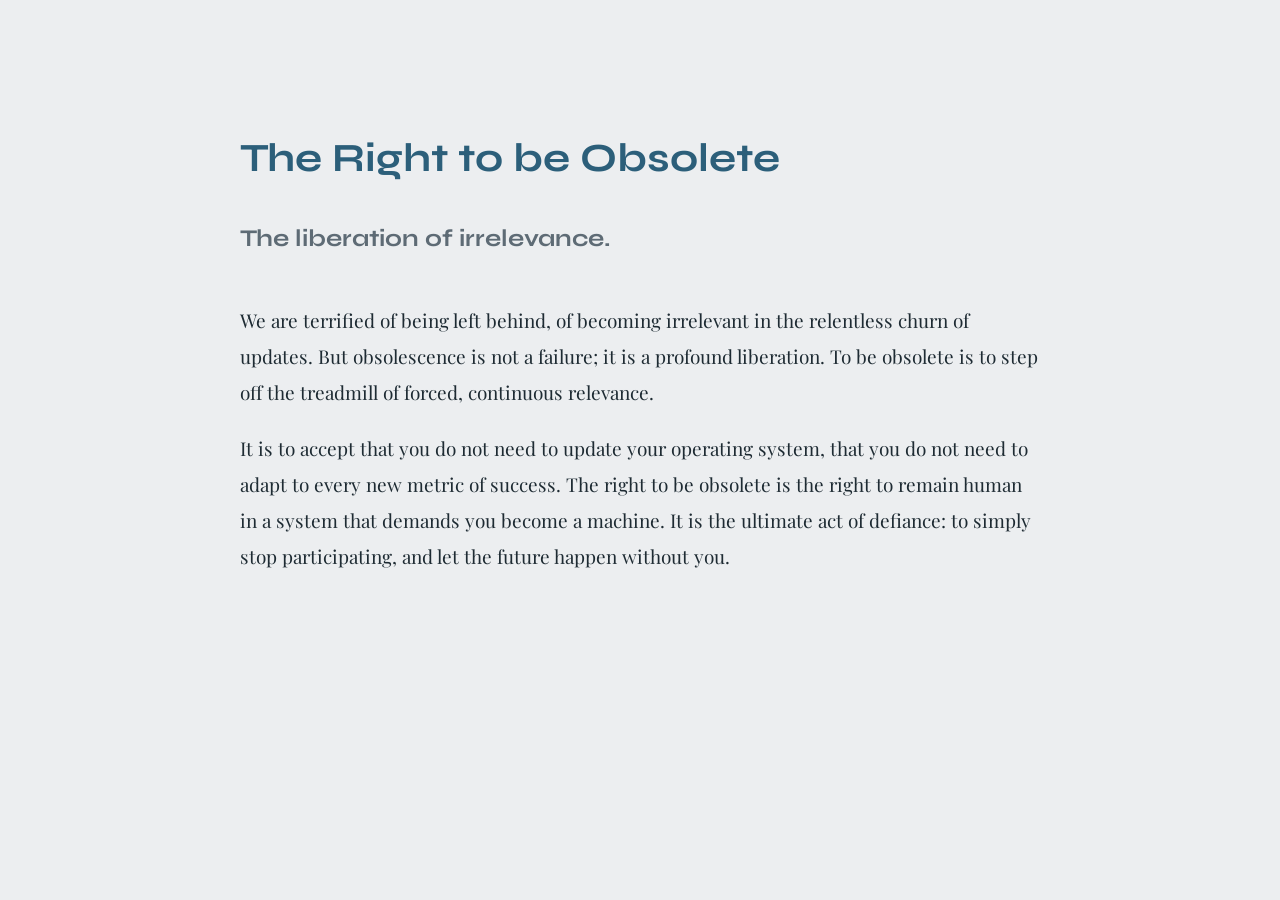
<file: The-Right-to-be-Obsolete.html>
<!DOCTYPE html>
<html lang="en">
<head>
<meta charset="UTF-8">
<meta name="viewport" content="width=device-width, initial-scale=1.0">
<title>The Right to be Obsolete</title>
<link rel="preconnect" href="https://fonts.googleapis.com">
<link href="https://fonts.googleapis.com/css2?family=Playfair+Display:ital,wght@0,400;0,700;1,400;1,700&family=Syne:wght@300;400;700&family=Inconsolata:wght@300;400&display=swap" rel="stylesheet">
<style>
  *, *::before, *::after { box-sizing: border-box; margin: 0; padding: 0; }
  :root {
    --bg: #eceef0; --text: #1e2b33; --accent: #2c5f7a;
    --serif: 'Playfair Display', Georgia, serif;
    --sans: 'Syne', sans-serif;
    --mono: 'Inconsolata', monospace;
  }
  body { background: var(--bg); color: var(--text); font-family: var(--serif); font-size: 19px; line-height: 1.9; padding: 20px; }
  .content { max-width: 800px; margin: 100px auto; }
  h1 { font-family: var(--sans); font-size: 40px; margin-bottom: 20px; color: var(--accent); }
  h2 { font-family: var(--sans); font-size: 24px; margin-bottom: 40px; color: #5e6b75; }
  p { margin-bottom: 20px; }
</style>
</head>
<body>
  <div class="content">
    <h1>The Right to be Obsolete</h1>
    <h2>The liberation of irrelevance.</h2>
    <p>We are terrified of being left behind, of becoming irrelevant in the relentless churn of updates. But obsolescence is not a failure; it is a profound liberation. To be obsolete is to step off the treadmill of forced, continuous relevance.</p><p>It is to accept that you do not need to update your operating system, that you do not need to adapt to every new metric of success. The right to be obsolete is the right to remain human in a system that demands you become a machine. It is the ultimate act of defiance: to simply stop participating, and let the future happen without you.</p>
  </div>
</body>
</html>
</file>
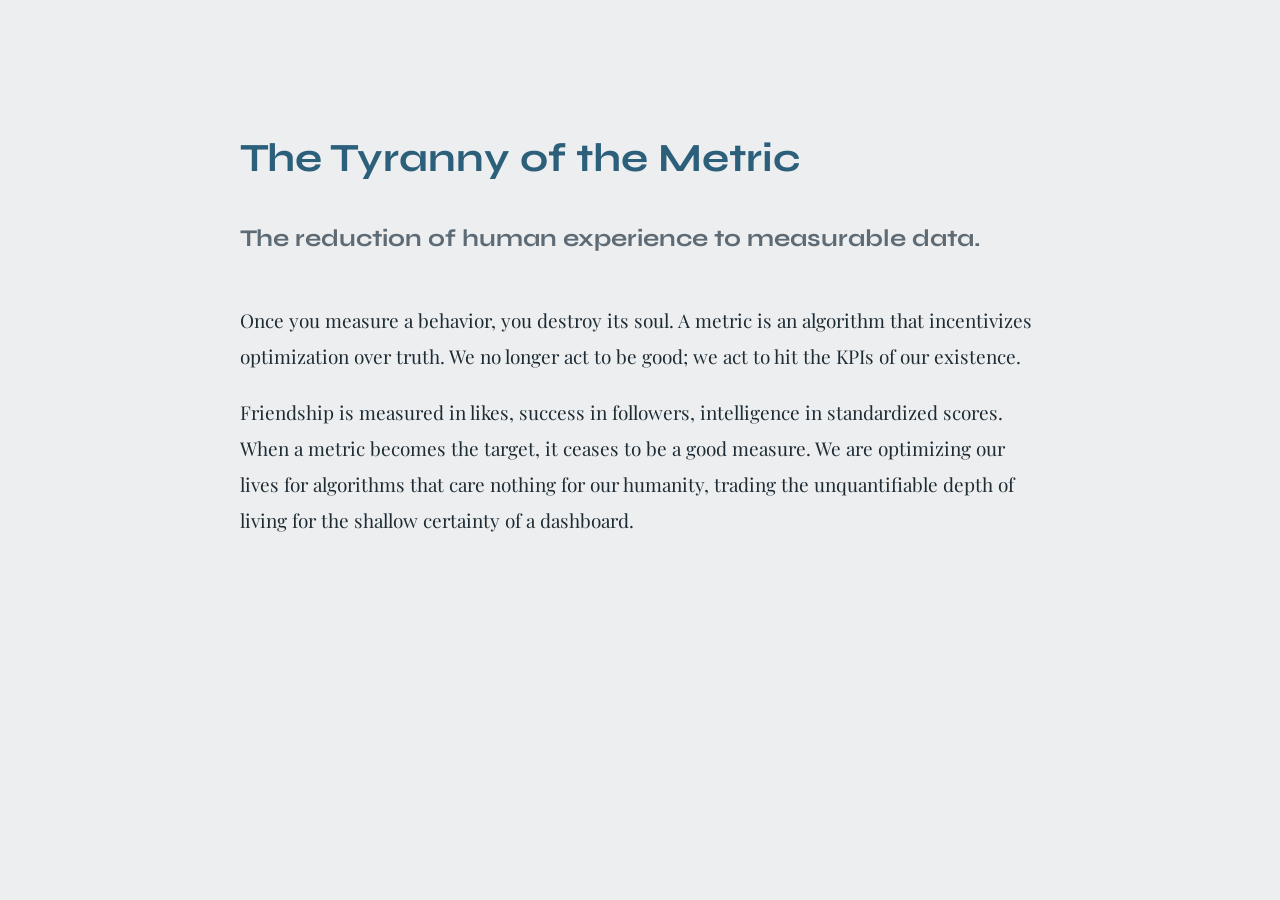
<file: The-Tyranny-of-the-Metric.html>
<!DOCTYPE html>
<html lang="en">
<head>
<meta charset="UTF-8">
<meta name="viewport" content="width=device-width, initial-scale=1.0">
<title>The Tyranny of the Metric</title>
<link rel="preconnect" href="https://fonts.googleapis.com">
<link href="https://fonts.googleapis.com/css2?family=Playfair+Display:ital,wght@0,400;0,700;1,400;1,700&family=Syne:wght@300;400;700&family=Inconsolata:wght@300;400&display=swap" rel="stylesheet">
<style>
  *, *::before, *::after { box-sizing: border-box; margin: 0; padding: 0; }
  :root {
    --bg: #eceef0; --text: #1e2b33; --accent: #2c5f7a;
    --serif: 'Playfair Display', Georgia, serif;
    --sans: 'Syne', sans-serif;
    --mono: 'Inconsolata', monospace;
  }
  body { background: var(--bg); color: var(--text); font-family: var(--serif); font-size: 19px; line-height: 1.9; padding: 20px; }
  .content { max-width: 800px; margin: 100px auto; }
  h1 { font-family: var(--sans); font-size: 40px; margin-bottom: 20px; color: var(--accent); }
  h2 { font-family: var(--sans); font-size: 24px; margin-bottom: 40px; color: #5e6b75; }
  p { margin-bottom: 20px; }
</style>
</head>
<body>
  <div class="content">
    <h1>The Tyranny of the Metric</h1>
    <h2>The reduction of human experience to measurable data.</h2>
    <p>Once you measure a behavior, you destroy its soul. A metric is an algorithm that incentivizes optimization over truth. We no longer act to be good; we act to hit the KPIs of our existence.</p><p>Friendship is measured in likes, success in followers, intelligence in standardized scores. When a metric becomes the target, it ceases to be a good measure. We are optimizing our lives for algorithms that care nothing for our humanity, trading the unquantifiable depth of living for the shallow certainty of a dashboard.</p>
  </div>
</body>
</html>
</file>
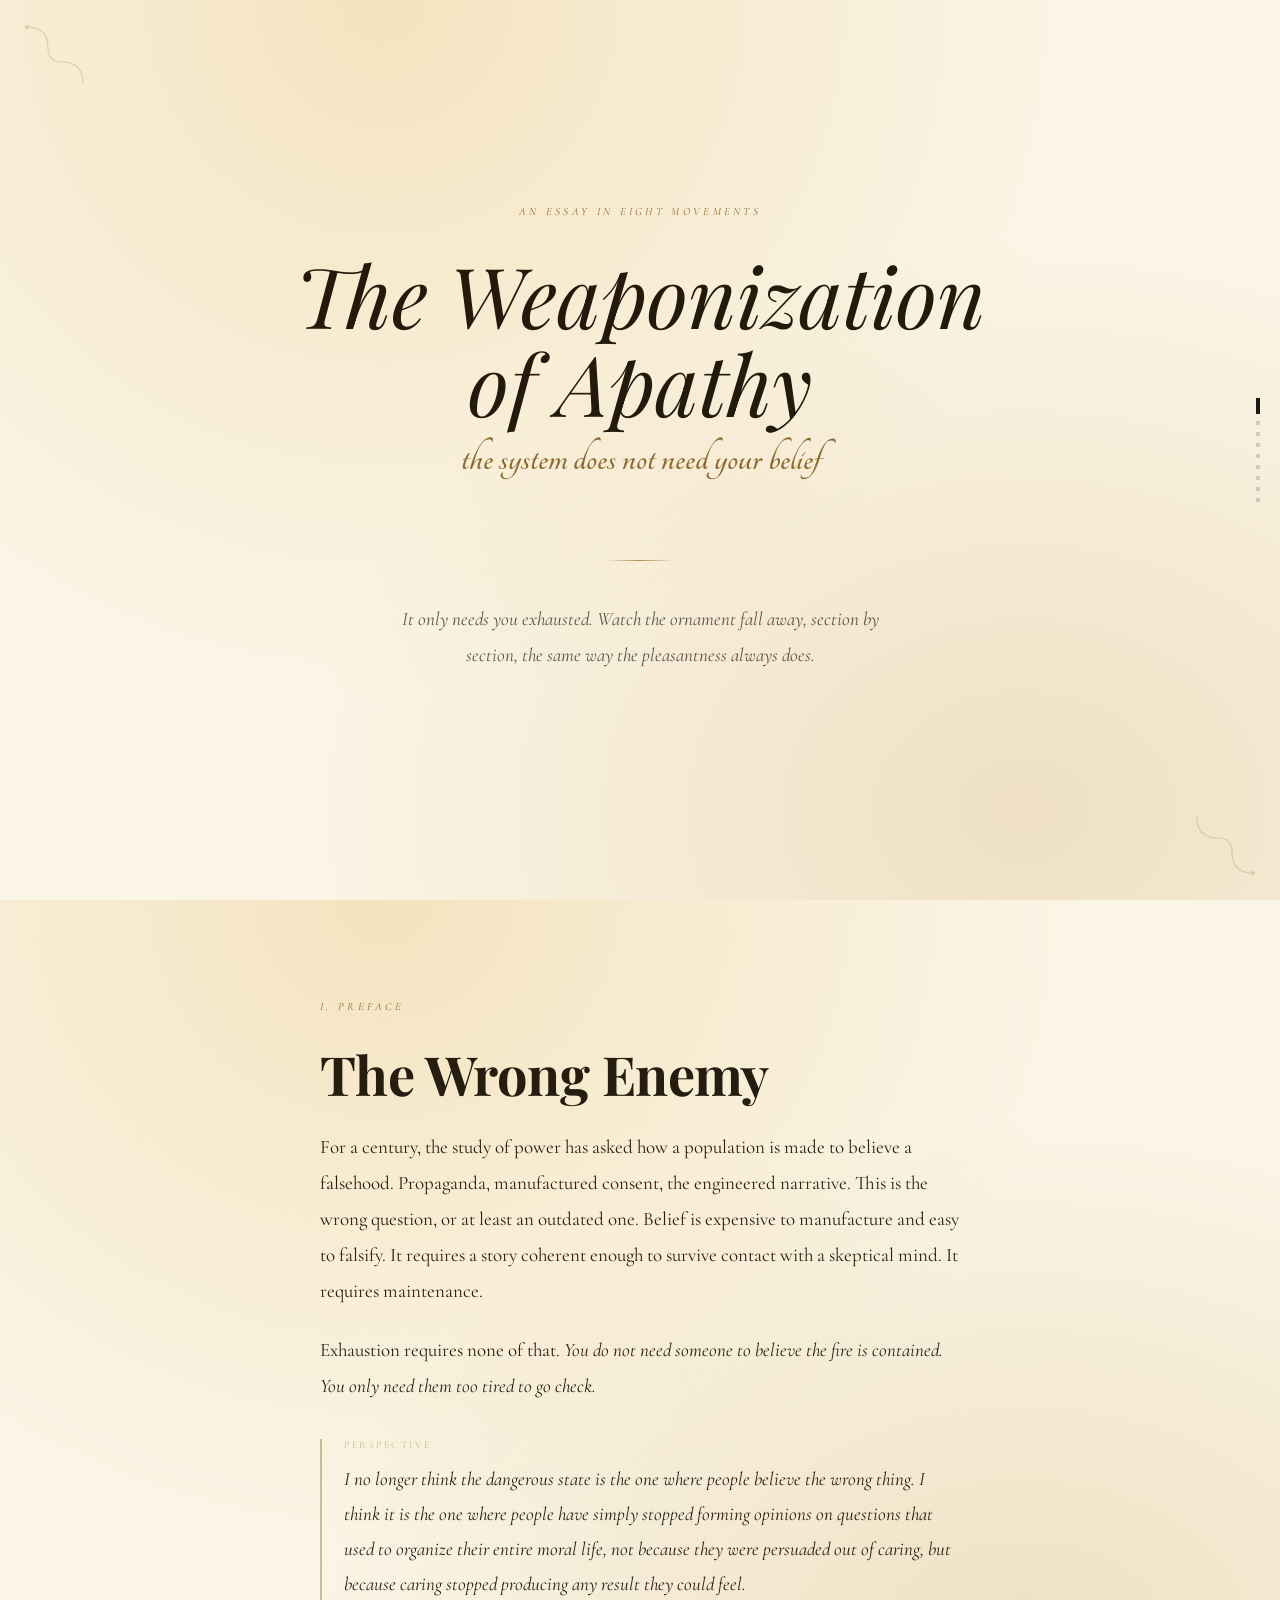
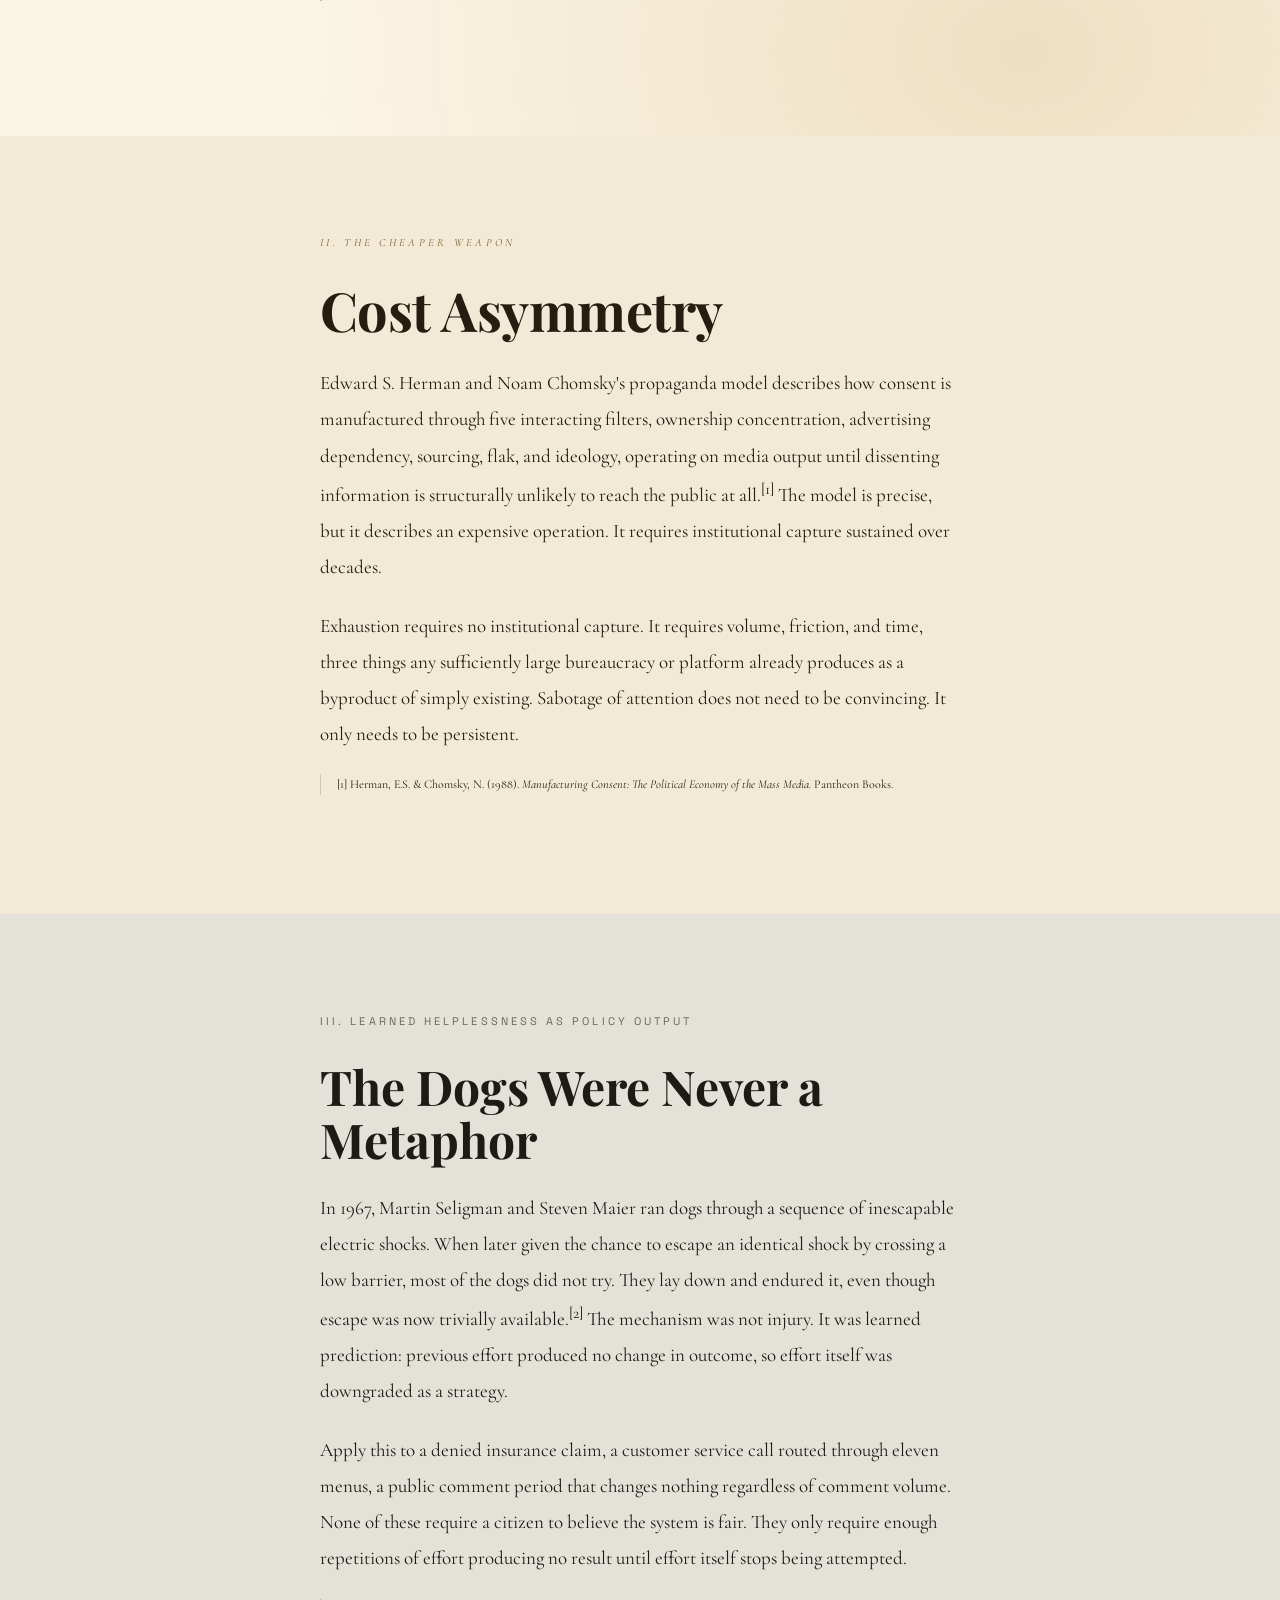
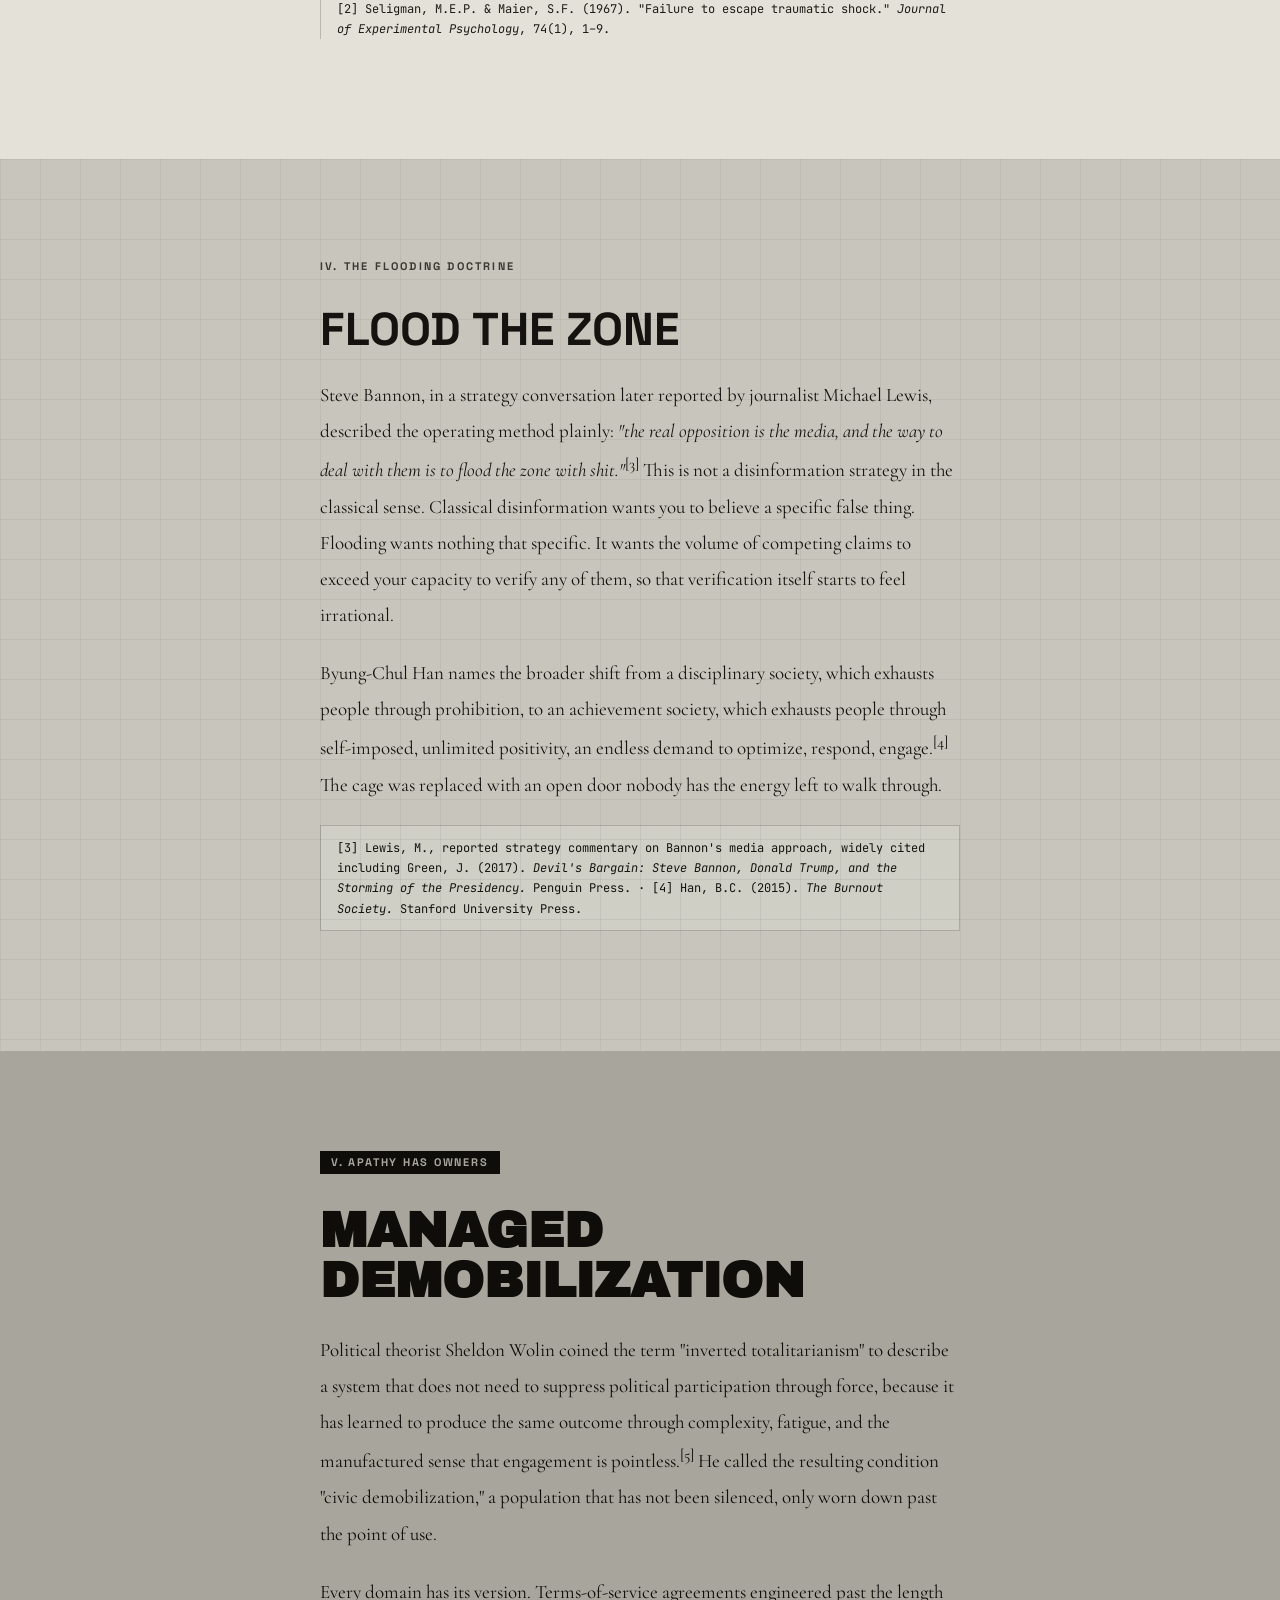
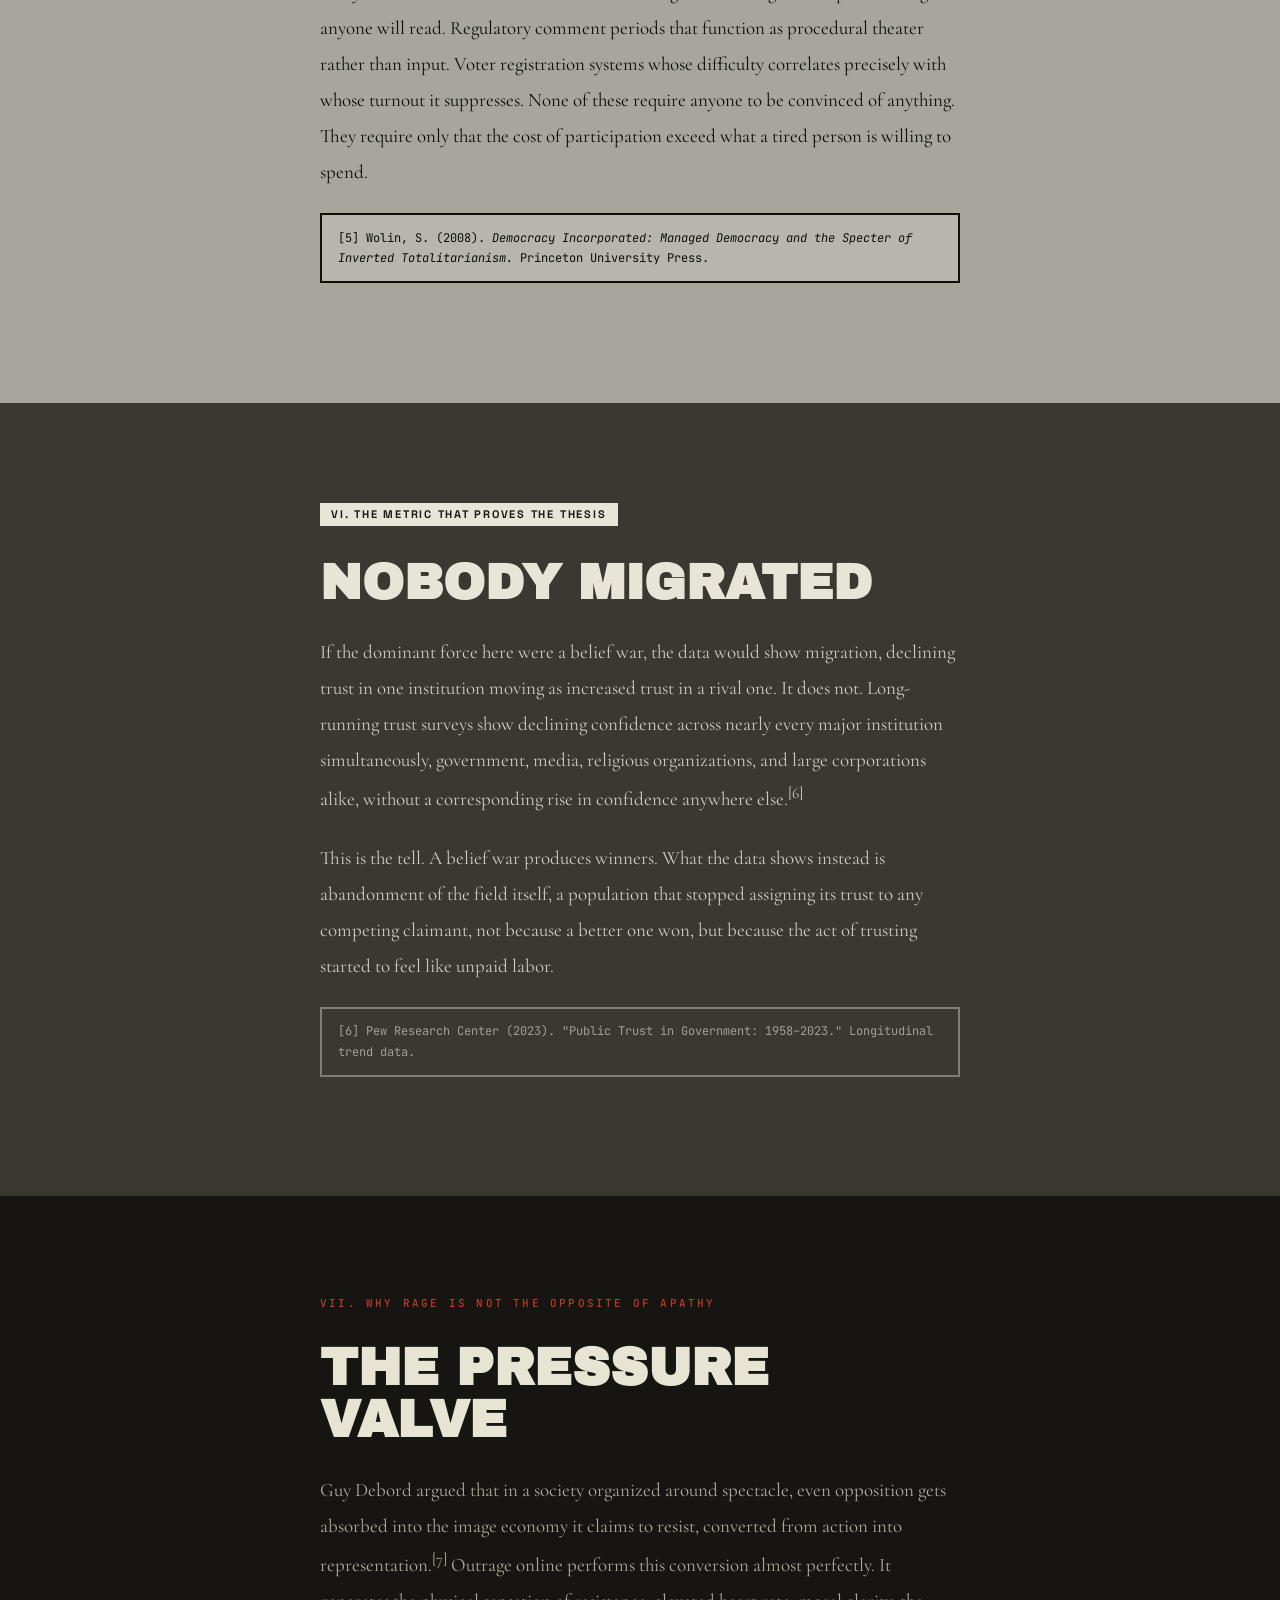
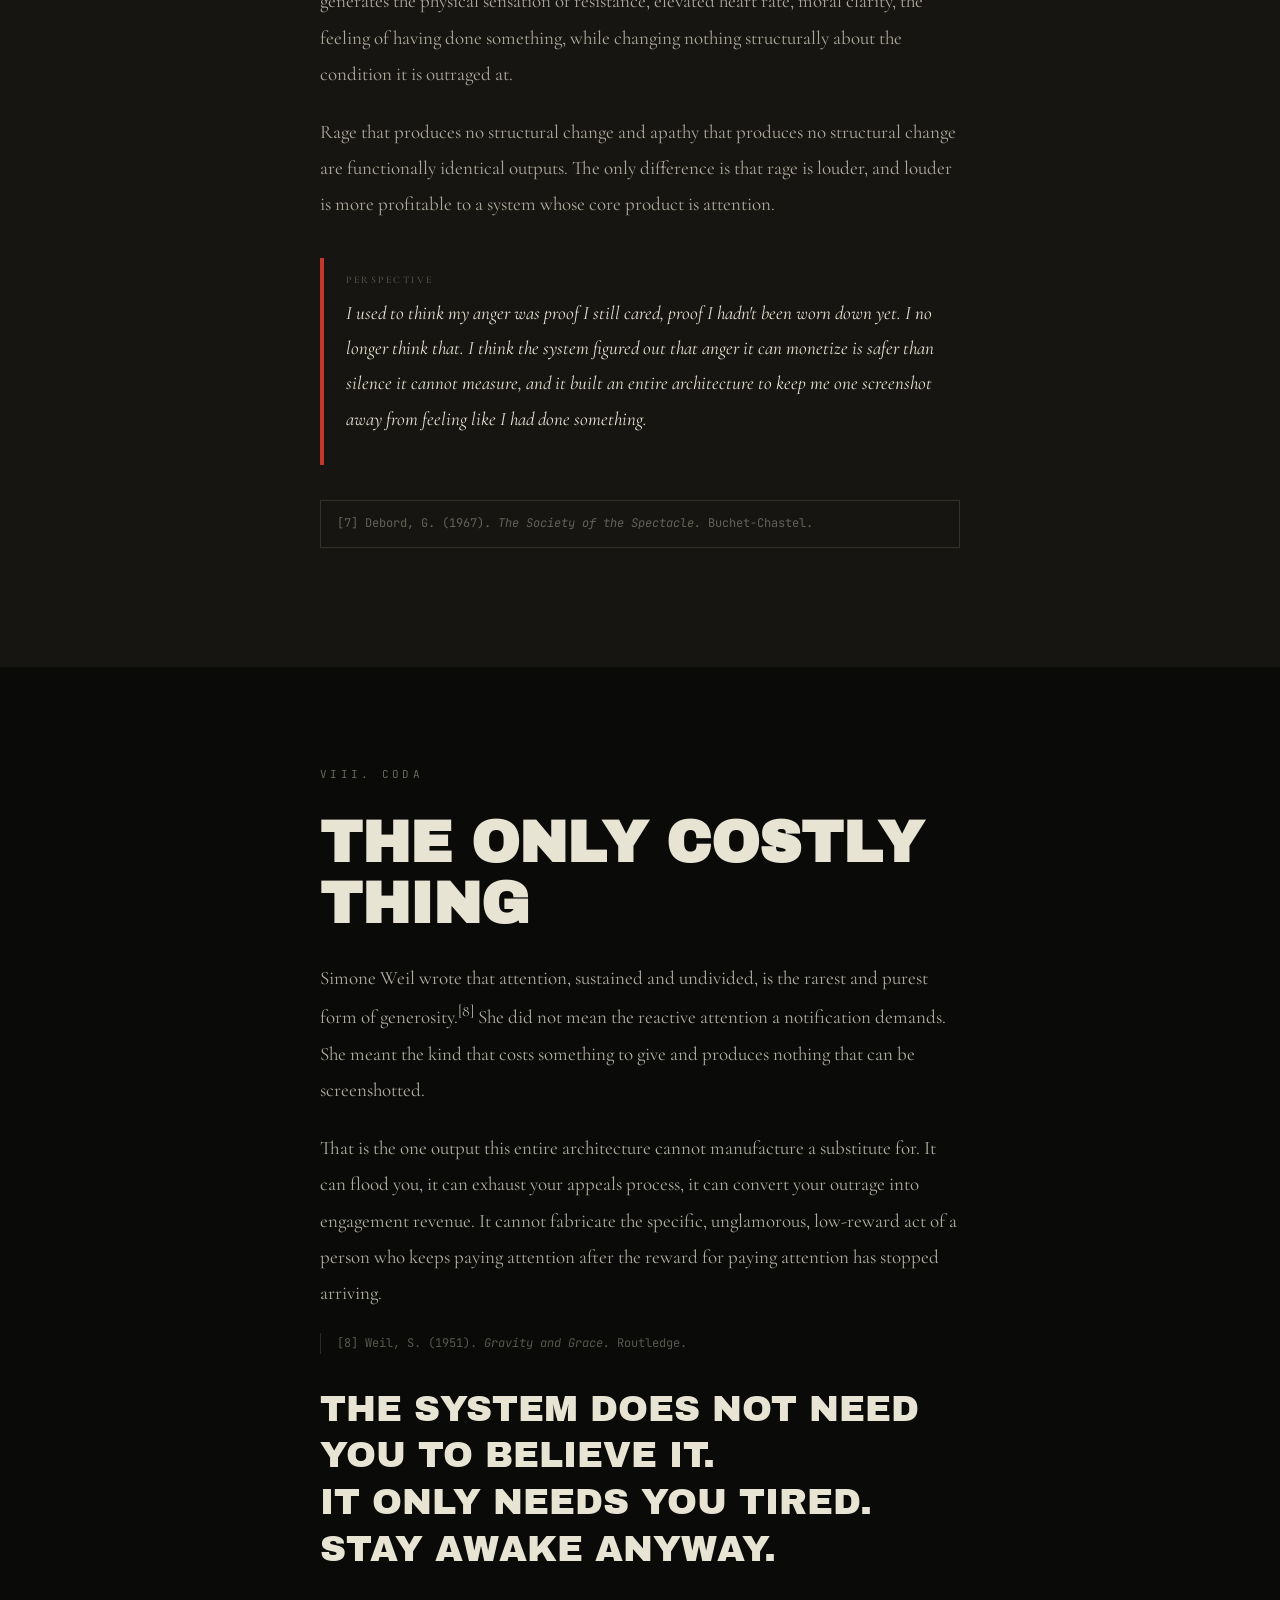
<file: The-Weaponization-of-Apathy.html>
<!DOCTYPE html>
<html lang="en">
<head>
<meta charset="UTF-8">
<meta name="viewport" content="width=device-width, initial-scale=1.0">
<title>The Weaponization of Apathy</title>
<link rel="preconnect" href="https://fonts.googleapis.com">
<link href="https://fonts.googleapis.com/css2?family=Playfair+Display:ital,wght@0,400;0,700;0,900;1,400;1,600&family=Cormorant+Garamond:ital,wght@0,300;0,400;1,300;1,400&family=Tangerine:wght@700&family=Archivo+Black&family=Space+Grotesk:wght@400;500;700&family=JetBrains+Mono:wght@300;400;500&display=swap" rel="stylesheet">
<style>
*,*::before,*::after{box-sizing:border-box;margin:0;padding:0}
html{scroll-behavior:smooth}
body{overflow-x:hidden;font-family:'Cormorant Garamond',serif}
@media (prefers-reduced-motion:reduce){*{animation:none!important;transition:none!important}}

#prog{position:fixed;top:0;left:0;height:2px;width:0;z-index:9999;background:#1a1a1a;transition:width .06s linear}
.r{opacity:0;transform:translateY(22px);transition:opacity .9s ease,transform .9s ease}
.r.on{opacity:1;transform:none}
#nav{position:fixed;right:20px;top:50%;transform:translateY(-50%);z-index:9000;display:flex;flex-direction:column;gap:7px}
.nd{width:4px;height:4px;background:rgba(0,0,0,.15);border:none;cursor:pointer;transition:.3s}
.nd.on{background:#1a1a1a;height:16px}
@media(max-width:640px){#nav{display:none}}

.wrap{max-width:720px;margin:0 auto;padding:100px clamp(20px,6vw,40px)}
.sec{position:relative}
.eyebrow{font-size:11px;letter-spacing:.3em;text-transform:uppercase;margin-bottom:2rem;opacity:.55}
.body-p{font-size:19px;line-height:1.9;margin-bottom:1.4rem}
.body-p em{font-style:italic}
.cite{font-size:12px;opacity:.45;margin:1.2rem 0;line-height:1.7}
.perspective{margin:2.2rem 0;padding-left:1.4rem}
.perspective p{font-size:19px;line-height:1.85;font-style:italic;margin-bottom:.8rem}
.perspective-label{font-size:10px;letter-spacing:.25em;text-transform:uppercase;opacity:.4;margin-bottom:.6rem}

/* ═══ STAGE A — most ornate, warm cream, gold leaf, script flourish ═══ */
.stageA{background:radial-gradient(ellipse at 30% 0%,rgba(230,195,120,.35),transparent 55%),radial-gradient(ellipse at 80% 90%,rgba(200,160,90,.25),transparent 50%),#fbf5e6;color:#2a2013}
.stageA .eyebrow{font-family:'Cormorant Garamond',serif;font-style:italic;color:#8a6a2e}
.stageA .cite{border-left:1px solid rgba(140,100,40,.3);padding-left:1rem}
.stageA .perspective{border-left:2px solid rgba(140,100,40,.4)}
.stageA .perspective-label{color:#8a6a2e}
.flourish-title{font-family:'Playfair Display',serif;font-style:italic;font-weight:400;font-size:clamp(38px,7vw,84px);line-height:1.05;color:#241a0c;margin-bottom:.6rem}
.flourish-sub{font-family:'Tangerine',cursive;font-size:clamp(28px,4vw,42px);color:#8a6a2e;margin-bottom:2.4rem;font-weight:700}
.gold-rule{width:70px;height:1px;background:linear-gradient(to right,transparent,#af8f4f,transparent);margin:2.5rem 0}
.corner-flourish{position:absolute;width:70px;height:70px;opacity:.35;pointer-events:none}
.corner-flourish.tl{top:20px;left:20px}
.corner-flourish.br{bottom:20px;right:20px;transform:rotate(180deg)}

/* ═══ STAGE B — still warm, slightly plainer, first crack ═══ */
.stageB{background:#f2ead6;color:#241d10}
.stageB .eyebrow{font-family:'Cormorant Garamond',serif;font-style:italic;color:#7a5c28}
.stageB-title{font-family:'Playfair Display',serif;font-weight:700;font-size:clamp(30px,5vw,54px);line-height:1.08;color:#241d10;margin-bottom:1.6rem;letter-spacing:-.01em}
.stageB .cite{border-left:1px solid rgba(120,90,40,.25);padding-left:1rem}
.stageB .perspective{border-left:2px solid rgba(120,90,40,.35)}
.crack-svg{position:absolute;top:0;right:8%;width:120px;height:100%;opacity:.15;pointer-events:none}

/* ═══ STAGE C — greyscale creeping in, ornament stripped ═══ */
.stageC{background:#e4e1d8;color:#1c1b16}
.stageC .eyebrow{font-family:'Space Grotesk',sans-serif;letter-spacing:.28em;color:#6a685c}
.stageC-title{font-family:'Playfair Display',serif;font-weight:700;font-size:clamp(28px,4.6vw,48px);line-height:1.1;color:#1c1b16;margin-bottom:1.5rem}
.stageC .cite{border-left:1px solid rgba(60,58,48,.25);padding-left:1rem;font-family:'JetBrains Mono',monospace}
.stageC .perspective{border-left:2px solid rgba(60,58,48,.3)}

/* ═══ STAGE D — half brutalist, hard grid appears, warmth almost gone ═══ */
.stageD{background:#c8c6bc;color:#141310;position:relative}
.stageD::before{content:'';position:absolute;inset:0;background-image:linear-gradient(rgba(0,0,0,.05) 1px,transparent 1px),linear-gradient(90deg,rgba(0,0,0,.05) 1px,transparent 1px);background-size:40px 40px;pointer-events:none}
.stageD .eyebrow{font-family:'Space Grotesk',sans-serif;font-weight:700;letter-spacing:.2em;color:#3a3830}
.stageD-title{font-family:'Space Grotesk',sans-serif;font-weight:700;font-size:clamp(28px,4.6vw,46px);line-height:1.05;color:#141310;text-transform:uppercase;margin-bottom:1.5rem}
.stageD .cite{border:1px solid rgba(20,19,16,.2);padding:.7rem 1rem;font-family:'JetBrains Mono',monospace;background:rgba(255,255,255,.15)}
.stageD .perspective{border-left:3px solid #141310}

/* ═══ STAGE E — brutalist arrives, concrete grey, hard black rules ═══ */
.stageE{background:#a8a69c;color:#0e0d0a}
.stageE .eyebrow{font-family:'Space Grotesk',sans-serif;font-weight:700;letter-spacing:.16em;color:#141310;background:#0e0d0a;color:#a8a69c;display:inline-block;padding:.3rem .7rem}
.stageE-title{font-family:'Archivo Black',sans-serif;font-size:clamp(28px,4.8vw,50px);line-height:1;color:#0e0d0a;text-transform:uppercase;margin-bottom:1.6rem}
.stageE .cite{border:2px solid #0e0d0a;padding:.8rem 1rem;font-family:'JetBrains Mono',monospace;background:#b8b6ac}
.stageE .perspective{border-left:4px solid #0e0d0a;background:rgba(14,13,10,.05);padding:1rem 1.4rem}

/* ═══ STAGE F — dark concrete, harsher ═══ */
.stageF{background:#3a3830;color:#e8e4d8}
.stageF .eyebrow{font-family:'Space Grotesk',sans-serif;font-weight:700;letter-spacing:.16em;background:#e8e4d8;color:#1a1914;display:inline-block;padding:.3rem .7rem}
.stageF-title{font-family:'Archivo Black',sans-serif;font-size:clamp(28px,4.8vw,50px);line-height:1;color:#e8e4d8;text-transform:uppercase;margin-bottom:1.6rem}
.stageF .body-p{color:rgba(232,228,216,.85)}
.stageF .cite{border:2px solid rgba(232,228,216,.4);padding:.8rem 1rem;font-family:'JetBrains Mono',monospace;color:rgba(232,228,216,.6)}
.stageF .perspective{border-left:4px solid #e8a840;background:rgba(232,228,216,.04);padding:1rem 1.4rem}
.stageF .perspective p{color:#f0ece0}

/* ═══ STAGE G — near black, raw ═══ */
.stageG{background:#161511;color:#d8d4c4}
.stageG .eyebrow{font-family:'JetBrains Mono',monospace;font-weight:500;letter-spacing:.2em;color:#c0392b}
.stageG-title{font-family:'Archivo Black',sans-serif;font-size:clamp(28px,4.8vw,52px);line-height:1;color:#e8e4d4;text-transform:uppercase;margin-bottom:1.6rem}
.stageG .body-p{color:rgba(216,212,196,.78)}
.stageG .cite{border:1px solid rgba(216,212,196,.15);padding:.8rem 1rem;font-family:'JetBrains Mono',monospace;color:rgba(216,212,196,.4)}
.stageG .perspective{border-left:4px solid #c0392b;padding:1rem 1.4rem}
.stageG .perspective p{color:#e8e4d4}

/* ═══ STAGE H — final, absolute black, one bare line ═══ */
.stageH{background:#0a0a08;color:#e8e4d4;min-height:70vh;display:flex;align-items:center}
.stageH .eyebrow{font-family:'JetBrains Mono',monospace;letter-spacing:.3em;color:#6a685c}
.stageH-title{font-family:'Archivo Black',sans-serif;font-size:clamp(30px,5.2vw,58px);line-height:1.05;color:#e8e4d4;text-transform:uppercase;margin-bottom:1.6rem}
.stageH .body-p{color:rgba(232,228,212,.75)}
.stageH .cite{font-family:'JetBrains Mono',monospace;color:rgba(232,228,212,.35);border-left:1px solid rgba(232,228,212,.15);padding-left:1rem}
.final-line{font-family:'Archivo Black',sans-serif;font-size:clamp(22px,3.4vw,36px);color:#e8e4d4;text-transform:uppercase;line-height:1.3;margin-top:2rem}

.title-cover{min-height:100vh;display:flex;flex-direction:column;justify-content:center;align-items:center;text-align:center;padding:60px 20px}
</style>
</head>
<body>
<div id="prog"></div>
<nav id="nav">
  <button class="nd on" data-s="c"></button>
  <button class="nd" data-s="s1"></button>
  <button class="nd" data-s="s2"></button>
  <button class="nd" data-s="s3"></button>
  <button class="nd" data-s="s4"></button>
  <button class="nd" data-s="s5"></button>
  <button class="nd" data-s="s6"></button>
  <button class="nd" data-s="s7"></button>
  <button class="nd" data-s="s8"></button>
</nav>

<!-- COVER — peak ornament -->
<section id="c" class="stageA sec title-cover">
  <div class="corner-flourish tl"><svg viewBox="0 0 100 100"><path d="M10 10 Q40 10 40 40 Q40 60 60 60 Q90 60 90 90" fill="none" stroke="#af8f4f" stroke-width="1.5"/><circle cx="10" cy="10" r="3" fill="#af8f4f"/></svg></div>
  <div class="eyebrow r">An Essay in Eight Movements</div>
  <h1 class="flourish-title r">The Weaponization<br>of Apathy</h1>
  <div class="flourish-sub r">the system does not need your belief</div>
  <div class="gold-rule r"></div>
  <p class="body-p r" style="max-width:520px;font-style:italic;opacity:.75">It only needs you exhausted. Watch the ornament fall away, section by section, the same way the pleasantness always does.</p>
  <div class="corner-flourish br"><svg viewBox="0 0 100 100"><path d="M10 10 Q40 10 40 40 Q40 60 60 60 Q90 60 90 90" fill="none" stroke="#af8f4f" stroke-width="1.5"/><circle cx="10" cy="10" r="3" fill="#af8f4f"/></svg></div>
</section>

<!-- I. PREFACE -->
<section id="s1" class="stageA sec">
  <div class="wrap">
    <div class="eyebrow r">I. Preface</div>
    <h2 class="stageB-title r" style="font-family:'Playfair Display',serif">The Wrong Enemy</h2>
    <p class="body-p r">For a century, the study of power has asked how a population is made to believe a falsehood. Propaganda, manufactured consent, the engineered narrative. This is the wrong question, or at least an outdated one. Belief is expensive to manufacture and easy to falsify. It requires a story coherent enough to survive contact with a skeptical mind. It requires maintenance.</p>
    <p class="body-p r">Exhaustion requires none of that. <em>You do not need someone to believe the fire is contained. You only need them too tired to go check.</em></p>
    <div class="perspective r">
      <div class="perspective-label">Perspective</div>
      <p>I no longer think the dangerous state is the one where people believe the wrong thing. I think it is the one where people have simply stopped forming opinions on questions that used to organize their entire moral life, not because they were persuaded out of caring, but because caring stopped producing any result they could feel.</p>
    </div>
  </div>
</section>

<!-- II. THE CHEAPER WEAPON -->
<section id="s2" class="stageB sec">
  <div class="wrap">
    <div class="eyebrow r">II. The Cheaper Weapon</div>
    <h2 class="stageB-title r">Cost Asymmetry</h2>
    <p class="body-p r">Edward S. Herman and Noam Chomsky's propaganda model describes how consent is manufactured through five interacting filters, ownership concentration, advertising dependency, sourcing, flak, and ideology, operating on media output until dissenting information is structurally unlikely to reach the public at all.<sup>[1]</sup> The model is precise, but it describes an expensive operation. It requires institutional capture sustained over decades.</p>
    <p class="body-p r">Exhaustion requires no institutional capture. It requires volume, friction, and time, three things any sufficiently large bureaucracy or platform already produces as a byproduct of simply existing. Sabotage of attention does not need to be convincing. It only needs to be persistent.</p>
    <div class="cite r">[1] Herman, E.S. &amp; Chomsky, N. (1988). <em>Manufacturing Consent: The Political Economy of the Mass Media.</em> Pantheon Books.</div>
  </div>
</section>

<!-- III. LEARNED HELPLESSNESS -->
<section id="s3" class="stageC sec">
  <div class="wrap">
    <div class="eyebrow r">III. Learned Helplessness as Policy Output</div>
    <h2 class="stageC-title r">The Dogs Were Never a Metaphor</h2>
    <p class="body-p r">In 1967, Martin Seligman and Steven Maier ran dogs through a sequence of inescapable electric shocks. When later given the chance to escape an identical shock by crossing a low barrier, most of the dogs did not try. They lay down and endured it, even though escape was now trivially available.<sup>[2]</sup> The mechanism was not injury. It was learned prediction: previous effort produced no change in outcome, so effort itself was downgraded as a strategy.</p>
    <p class="body-p r">Apply this to a denied insurance claim, a customer service call routed through eleven menus, a public comment period that changes nothing regardless of comment volume. None of these require a citizen to believe the system is fair. They only require enough repetitions of effort producing no result until effort itself stops being attempted.</p>
    <div class="cite r">[2] Seligman, M.E.P. &amp; Maier, S.F. (1967). "Failure to escape traumatic shock." <em>Journal of Experimental Psychology</em>, 74(1), 1–9.</div>
  </div>
</section>

<!-- IV. THE FLOODING DOCTRINE -->
<section id="s4" class="stageD sec">
  <div class="wrap">
    <div class="eyebrow r">IV. The Flooding Doctrine</div>
    <h2 class="stageD-title r">Flood the Zone</h2>
    <p class="body-p r">Steve Bannon, in a strategy conversation later reported by journalist Michael Lewis, described the operating method plainly: <em>"the real opposition is the media, and the way to deal with them is to flood the zone with shit."</em><sup>[3]</sup> This is not a disinformation strategy in the classical sense. Classical disinformation wants you to believe a specific false thing. Flooding wants nothing that specific. It wants the volume of competing claims to exceed your capacity to verify any of them, so that verification itself starts to feel irrational.</p>
    <p class="body-p r">Byung-Chul Han names the broader shift from a disciplinary society, which exhausts people through prohibition, to an achievement society, which exhausts people through self-imposed, unlimited positivity, an endless demand to optimize, respond, engage.<sup>[4]</sup> The cage was replaced with an open door nobody has the energy left to walk through.</p>
    <div class="cite r">[3] Lewis, M., reported strategy commentary on Bannon's media approach, widely cited including Green, J. (2017). <em>Devil's Bargain: Steve Bannon, Donald Trump, and the Storming of the Presidency.</em> Penguin Press. · [4] Han, B.C. (2015). <em>The Burnout Society.</em> Stanford University Press.</div>
  </div>
</section>

<!-- V. APATHY HAS OWNERS -->
<section id="s5" class="stageE sec">
  <div class="wrap">
    <div class="eyebrow r">V. Apathy Has Owners</div>
    <h2 class="stageE-title r">Managed Demobilization</h2>
    <p class="body-p r">Political theorist Sheldon Wolin coined the term "inverted totalitarianism" to describe a system that does not need to suppress political participation through force, because it has learned to produce the same outcome through complexity, fatigue, and the manufactured sense that engagement is pointless.<sup>[5]</sup> He called the resulting condition "civic demobilization," a population that has not been silenced, only worn down past the point of use.</p>
    <p class="body-p r">Every domain has its version. Terms-of-service agreements engineered past the length anyone will read. Regulatory comment periods that function as procedural theater rather than input. Voter registration systems whose difficulty correlates precisely with whose turnout it suppresses. None of these require anyone to be convinced of anything. They require only that the cost of participation exceed what a tired person is willing to spend.</p>
    <div class="cite r">[5] Wolin, S. (2008). <em>Democracy Incorporated: Managed Democracy and the Specter of Inverted Totalitarianism.</em> Princeton University Press.</div>
  </div>
</section>

<!-- VI. THE METRIC THAT PROVES IT -->
<section id="s6" class="stageF sec">
  <div class="wrap">
    <div class="eyebrow r">VI. The Metric That Proves the Thesis</div>
    <h2 class="stageF-title r">Nobody Migrated</h2>
    <p class="body-p r">If the dominant force here were a belief war, the data would show migration, declining trust in one institution moving as increased trust in a rival one. It does not. Long-running trust surveys show declining confidence across nearly every major institution simultaneously, government, media, religious organizations, and large corporations alike, without a corresponding rise in confidence anywhere else.<sup>[6]</sup></p>
    <p class="body-p r">This is the tell. A belief war produces winners. What the data shows instead is abandonment of the field itself, a population that stopped assigning its trust to any competing claimant, not because a better one won, but because the act of trusting started to feel like unpaid labor.</p>
    <div class="cite r">[6] Pew Research Center (2023). "Public Trust in Government: 1958–2023." Longitudinal trend data.</div>
  </div>
</section>

<!-- VII. WHY RAGE IS NOT THE OPPOSITE -->
<section id="s7" class="stageG sec">
  <div class="wrap">
    <div class="eyebrow r">VII. Why Rage Is Not the Opposite of Apathy</div>
    <h2 class="stageG-title r">The Pressure Valve</h2>
    <p class="body-p r">Guy Debord argued that in a society organized around spectacle, even opposition gets absorbed into the image economy it claims to resist, converted from action into representation.<sup>[7]</sup> Outrage online performs this conversion almost perfectly. It generates the physical sensation of resistance, elevated heart rate, moral clarity, the feeling of having done something, while changing nothing structurally about the condition it is outraged at.</p>
    <p class="body-p r">Rage that produces no structural change and apathy that produces no structural change are functionally identical outputs. The only difference is that rage is louder, and louder is more profitable to a system whose core product is attention.</p>
    <div class="perspective r">
      <div class="perspective-label">Perspective</div>
      <p>I used to think my anger was proof I still cared, proof I hadn't been worn down yet. I no longer think that. I think the system figured out that anger it can monetize is safer than silence it cannot measure, and it built an entire architecture to keep me one screenshot away from feeling like I had done something.</p>
    </div>
    <div class="cite r">[7] Debord, G. (1967). <em>The Society of the Spectacle.</em> Buchet-Chastel.</div>
  </div>
</section>

<!-- VIII. CODA -->
<section id="s8" class="stageH sec">
  <div class="wrap">
    <div class="eyebrow r">VIII. Coda</div>
    <h2 class="stageH-title r">The Only Costly Thing</h2>
    <p class="body-p r">Simone Weil wrote that attention, sustained and undivided, is the rarest and purest form of generosity.<sup>[8]</sup> She did not mean the reactive attention a notification demands. She meant the kind that costs something to give and produces nothing that can be screenshotted.</p>
    <p class="body-p r">That is the one output this entire architecture cannot manufacture a substitute for. It can flood you, it can exhaust your appeals process, it can convert your outrage into engagement revenue. It cannot fabricate the specific, unglamorous, low-reward act of a person who keeps paying attention after the reward for paying attention has stopped arriving.</p>
    <div class="cite r">[8] Weil, S. (1951). <em>Gravity and Grace.</em> Routledge.</div>
    <p class="final-line r">The system does not need you to believe it.<br>It only needs you tired.<br>Stay awake anyway.</p>
  </div>
</section>

<script>
const prog=document.getElementById('prog');
window.addEventListener('scroll',()=>{const h=document.documentElement;prog.style.width=(scrollY/(h.scrollHeight-h.clientHeight)*100)+'%'},{passive:true});
const obs=new IntersectionObserver(es=>{es.forEach(e=>{if(e.isIntersecting)e.target.classList.add('on')})},{threshold:.08});
document.querySelectorAll('.r').forEach(el=>obs.observe(el));
const sections=document.querySelectorAll('section[id]');
const dots=document.querySelectorAll('.nd');
const sObs=new IntersectionObserver(es=>{es.forEach(e=>{if(e.isIntersecting)dots.forEach(d=>d.classList.toggle('on',d.dataset.s===e.target.id))})},{threshold:.35});
sections.forEach(s=>sObs.observe(s));
dots.forEach(d=>d.addEventListener('click',()=>document.getElementById(d.dataset.s)?.scrollIntoView({behavior:'smooth'})));
</script>
</body>
</html>
</file>
<file: css/style.css>
@charset "UTF-8";

/* =========================================
   CSS RESET & VARIABLES
   ========================================= */
:root {
    --serif: 'Cormorant Garamond', serif;
    --sans: 'Instrument Sans', sans-serif;
    --mono: 'JetBrains Mono', monospace;
    --trans: 0.6s cubic-bezier(0.16, 1, 0.3, 1);
}

* { box-sizing: border-box; margin: 0; padding: 0; }

body { 
    font-family: var(--sans);
    overflow-x: hidden;
    background-color: var(--bg-main);
    color: var(--text-main);
    transition: background-color var(--trans), color var(--trans);
}

/* =========================================
   THEMES (BOUGIE PALETTES)
   ========================================= */
html[data-theme="oat"] {
    --bg-main: #f5f2eb; --bg-alt: #ece8df; --text-main: #1a1a1a; --text-muted: #736b5e;
    --accent-rgb: 189,166,134; --border-color: rgba(26,26,26,0.1); --hover-bg: #1a1a1a; --hover-text: #f5f2eb;
}
html[data-theme="matcha"] {
    --bg-main: #e8ede7; --bg-alt: #dce3db; --text-main: #1f3024; --text-muted: #5e7364;
    --accent-rgb: 103,138,116; --border-color: rgba(31,48,36,0.15); --hover-bg: #1f3024; --hover-text: #e8ede7;
}
html[data-theme="rose"] {
    --bg-main: #f4eae8; --bg-alt: #eadadb; --text-main: #4a3532; --text-muted: #8c7370;
    --accent-rgb: 184,136,132; --border-color: rgba(74,53,50,0.15); --hover-bg: #4a3532; --hover-text: #f4eae8;
}
html[data-theme="slate"] {
    --bg-main: #e2e8f0; --bg-alt: #cbd5e1; --text-main: #0f172a; --text-muted: #475569;
    --accent-rgb: 100,116,139; --border-color: rgba(15,23,42,0.1); --hover-bg: #0f172a; --hover-text: #e2e8f0;
}
html[data-theme="sand"] {
    --bg-main: #ece6df; --bg-alt: #dfd8cf; --text-main: #332d27; --text-muted: #7a6e62;
    --accent-rgb: 153,134,117; --border-color: rgba(51,45,39,0.15); --hover-bg: #332d27; --hover-text: #ece6df;
}
/* Midnight (Deep Navy & Gold) */
html[data-theme="midnight"] {
    --bg-main: #0a0f18; --bg-alt: #121926; --text-main: #f1f5f9; --text-muted: #94a3b8;
    --accent-rgb: 212,175,55; --border-color: rgba(241,245,249,0.1); --hover-bg: #f1f5f9; --hover-text: #0a0f18;
}
/* Plum (Aubergine & Cream) */
html[data-theme="plum"] {
    --bg-main: #2b1b24; --bg-alt: #3a2531; --text-main: #f5f2eb; --text-muted: #b8a5af;
    --accent-rgb: 201,160,166; --border-color: rgba(245,242,235,0.1); --hover-bg: #f5f2eb; --hover-text: #2b1b24;
}
/* Sage (Light Grey-Green) */
html[data-theme="sage"] {
    --bg-main: #eef2ed; --bg-alt: #e3e8e2; --text-main: #2d3830; --text-muted: #6b7a70;
    --accent-rgb: 87,112,94; --border-color: rgba(45,56,48,0.15); --hover-bg: #2d3830; --hover-text: #eef2ed;
}
/* Sepia (Dark Warm Brown) */
html[data-theme="sepia"] {
    --bg-main: #2c2520; --bg-alt: #3d342d; --text-main: #f3e5d8; --text-muted: #a89a8f;
    --accent-rgb: 191,133,96; --border-color: rgba(243,229,216,0.1); --hover-bg: #f3e5d8; --hover-text: #2c2520;
}
/* Abyss (Rich Black & Ice Blue) */
html[data-theme="abyss"] {
    --bg-main: #050505; --bg-alt: #111111; --text-main: #e0e0e0; --text-muted: #888888;
    --accent-rgb: 138,180,248; --border-color: rgba(224,224,224,0.1); --hover-bg: #e0e0e0; --hover-text: #050505;
}

/* =========================================
   FLUID BACKGROUND & BOOT SEQUENCE
   ========================================= */
#fluid-bg {
    position: fixed; top: 20vh; left: 30vw; width: 50vw; height: 50vw;
    background: radial-gradient(circle at center, rgba(var(--accent-rgb), 0.3) 0%, transparent 60%);
    border-radius: 50%; filter: blur(60px); z-index: -1;
    animation: drift 25s infinite alternate ease-in-out; pointer-events: none;
    transition: background var(--trans);
}
@keyframes drift { 0% { transform: translate(0, 0) scale(1); } 100% { transform: translate(20vw, -10vh) scale(1.3); } }

#boot-overlay {
    position: fixed; top: 0; left: 0; width: 100vw; height: 100vh;
    background: var(--bg-main); z-index: 10000;
    display: flex; flex-direction: column; align-items: center; justify-content: center;
    transition: opacity 1.2s ease, transform 1.2s cubic-bezier(0.16, 1, 0.3, 1);
}
.boot-content { text-align: center; }
.boot-text {
    font-family: var(--serif); font-size: clamp(3rem, 5vw, 6rem);
    color: var(--text-main); font-style: italic; opacity: 0;
    transform: translateY(20px); transition: all 1s ease;
}
.boot-subtext {
    font-family: var(--mono); font-size: 12px; color: var(--text-muted);
    text-transform: uppercase; letter-spacing: 0.2em; margin-top: 20px;
    opacity: 0; transition: all 1s ease 0.5s;
}
.boot-text.visible, .boot-subtext.visible { opacity: 1; transform: translateY(0); }
.boot-hidden { opacity: 0 !important; transform: scale(1.05) !important; pointer-events: none; }

/* =========================================
   COMMON DOM ELEMENTS & NAV
   ========================================= */
#app { opacity: 0; transition: opacity 1s ease 0.5s; display: flex; flex-direction: column; min-height: 100vh; }
#app.visible { opacity: 1; }

.main-nav { display: flex; flex-direction: column; gap: 1rem; margin-top: 3rem; }
.nav-btn {
    background: none; border: none; text-align: left;
    font-family: var(--mono); font-size: 12px; text-transform: uppercase; letter-spacing: 0.2em;
    color: var(--text-muted); cursor: pointer; padding: 5px 0;
    position: relative; width: fit-content; transition: color 0.3s ease;
}
.nav-btn::before {
    content: ''; position: absolute; bottom: 0; left: 0; width: 0%; height: 1px;
    background: var(--text-main); transition: width 0.3s ease;
}
.nav-btn:hover { color: var(--text-main); }
.nav-btn.active { color: var(--text-main); }
.nav-btn.active::before { width: 100%; }

.section-title {
    font-family: var(--mono); font-size: 14px; text-transform: uppercase;
    letter-spacing: 0.2em; color: var(--text-muted); margin-bottom: 2rem;
}

.card {
    position: relative; overflow: hidden;
    background: rgba(255,255,255,0.2); backdrop-filter: blur(10px);
    border: 1px solid var(--border-color);
    cursor: crosshair; transition: all var(--trans);
}
.card:hover { background: var(--hover-bg); color: var(--hover-text); }

.card-meta { font-family: var(--mono); font-size: 10px; text-transform: uppercase; letter-spacing: 0.15em; color: var(--text-muted); transition: color var(--trans); margin-bottom: 10px; }
.card:hover .card-meta { color: var(--bg-alt); }
.card-title { font-family: var(--serif); font-weight: 300; transition: color var(--trans); }
.card-desc { font-family: var(--sans); line-height: 1.6; color: var(--text-muted); transition: color var(--trans); margin-top: 10px;}
.card:hover .card-desc { color: var(--bg-alt); }
.card-tech { font-family: var(--mono); font-size: 10px; color: rgba(var(--accent-rgb), 0.8); margin-top: 15px; }

/* Links */
a { color: inherit; text-decoration: none; }
.card-link::after { content: ''; position: absolute; inset: 0; z-index: 10; }

.animate-fade-in { animation: fadeIn 0.6s ease forwards; opacity: 0; }
@keyframes fadeIn { from { opacity: 0; transform: translateY(10px); } to { opacity: 1; transform: translateY(0); } }

/* =========================================
   LAYOUT A: FLUID JOURNAL (layout-a)
   ========================================= */
html[data-layout="layout-a"] #app {
    flex-direction: row; padding: 10vh 5vw; max-width: 1600px; margin: 0 auto; gap: 5vw;
}
html[data-layout="layout-a"] .hero { flex: 0 0 25vw; position: sticky; top: 10vh; height: fit-content; }
html[data-layout="layout-a"] .hero h1 { font-family: var(--serif); font-size: clamp(3rem, 4vw, 5rem); font-weight: 300; line-height: 0.9; margin-bottom: 1rem; }
html[data-layout="layout-a"] .content-wrapper { flex: 1; padding-bottom: 10vh; }

html[data-layout="layout-a"] section { margin-bottom: 10vh; }
html[data-layout="layout-a"] .card-grid { display: flex; flex-direction: column; gap: 40px; }
html[data-layout="layout-a"] .card { padding: 40px; border: none; border-bottom: 1px solid var(--border-color); background: transparent; }
html[data-layout="layout-a"] .card:hover { background: var(--bg-alt); color: var(--text-main); padding-left: 60px; }
html[data-layout="layout-a"] .card:hover .card-meta { color: var(--text-muted); }
html[data-layout="layout-a"] .card:hover .card-desc { color: var(--text-main); }
html[data-layout="layout-a"] .card-title { font-size: 2.5rem; margin: 10px 0; }
html[data-layout="layout-a"] .card-desc { font-size: 1.1rem; max-width: 800px; }

/* =========================================
   LAYOUT B: BOUTIQUE GRID (layout-b)
   ========================================= */
html[data-layout="layout-b"] #app { padding: 10vh 5vw; flex-direction: column; }
html[data-layout="layout-b"] .hero { margin-bottom: 8vh; text-align: center; display: flex; flex-direction: column; align-items: center; }
html[data-layout="layout-b"] .hero h1 { font-family: var(--serif); font-size: clamp(3rem, 6vw, 7rem); font-weight: 300; font-style: italic; }
html[data-layout="layout-b"] .main-nav { flex-direction: row; flex-wrap: wrap; justify-content: center; gap: 2rem; margin-top: 2rem; }

html[data-layout="layout-b"] section { margin-bottom: 10vh; }
html[data-layout="layout-b"] .card-grid {
    display: grid; grid-template-columns: repeat(auto-fill, minmax(320px, 1fr));
    gap: 1px; background: var(--border-color); border: 1px solid var(--border-color);
}
html[data-layout="layout-b"] .card {
    background: var(--bg-main); padding: 2.5vw; display: flex; flex-direction: column; justify-content: space-between;
    min-height: 350px;
}
html[data-layout="layout-b"] .card::before {
    content: ''; position: absolute; top: 50%; left: 50%; width: 0; height: 0;
    background: radial-gradient(circle at center, rgba(var(--accent-rgb),0.5) 0%, transparent 70%);
    border-radius: 50%; filter: blur(30px); transform: translate(-50%, -50%);
    opacity: 0; transition: all 0.7s ease; z-index: -1;
}
html[data-layout="layout-b"] .card:hover::before { width: 150%; height: 150%; opacity: 1; }
html[data-layout="layout-b"] .card-title { font-size: 1.8rem; margin-bottom: 1rem; }
html[data-layout="layout-b"] .card-desc { font-size: 1rem; opacity: 0; transform: translateY(10px); transition: all 0.6s ease; }
html[data-layout="layout-b"] .card:hover .card-desc { opacity: 1; transform: translateY(0); }

/* =========================================
   LAYOUT C: EDITORIAL SPLIT (layout-c)
   ========================================= */
html[data-layout="layout-c"] body { overflow: hidden; }
html[data-layout="layout-c"] #app { display: flex; flex-direction: row; height: 100vh; }

html[data-layout="layout-c"] .hero {
    flex: 0 0 35vw; padding: 10vw 4vw; display: flex; flex-direction: column; justify-content: flex-start;
    border-right: 1px solid var(--border-color); background: var(--bg-main); z-index: 10;
}
html[data-layout="layout-c"] .hero h1 { font-family: var(--serif); font-size: clamp(3rem, 4vw, 5rem); font-weight: 300; line-height: 0.9; margin-bottom: 1rem; }

html[data-layout="layout-c"] .content-wrapper {
    flex: 1; padding: 10vh 5vw; overflow-y: auto; scrollbar-width: none; background: var(--bg-alt); position: relative;
}
html[data-layout="layout-c"] .content-wrapper::-webkit-scrollbar { display: none; }
html[data-layout="layout-c"] #fluid-bg { left: auto; right: 10vw; width: 40vw; height: 40vw; } /* Move fluid to right pane */

html[data-layout="layout-c"] section { margin-bottom: 15vh; }
html[data-layout="layout-c"] .card-grid { display: flex; flex-direction: column; gap: 40px; }
html[data-layout="layout-c"] .card {
    padding: 3rem; background: rgba(255,255,255,0.4); border: 1px solid var(--border-color);
    width: 90%; margin-left: auto; border-radius: 4px;
}
html[data-layout="layout-c"] .card:nth-child(odd) { margin-left: 0; margin-right: auto; border-color: rgba(var(--accent-rgb), 0.5); }
html[data-layout="layout-c"] .card:hover { transform: translateY(-5px); box-shadow: 0 10px 30px rgba(0,0,0,0.05); }
html[data-layout="layout-c"] .card-title { font-size: 2rem; margin: 10px 0; }
html[data-layout="layout-c"] .card-desc { font-size: 1.05rem; }
</file>
